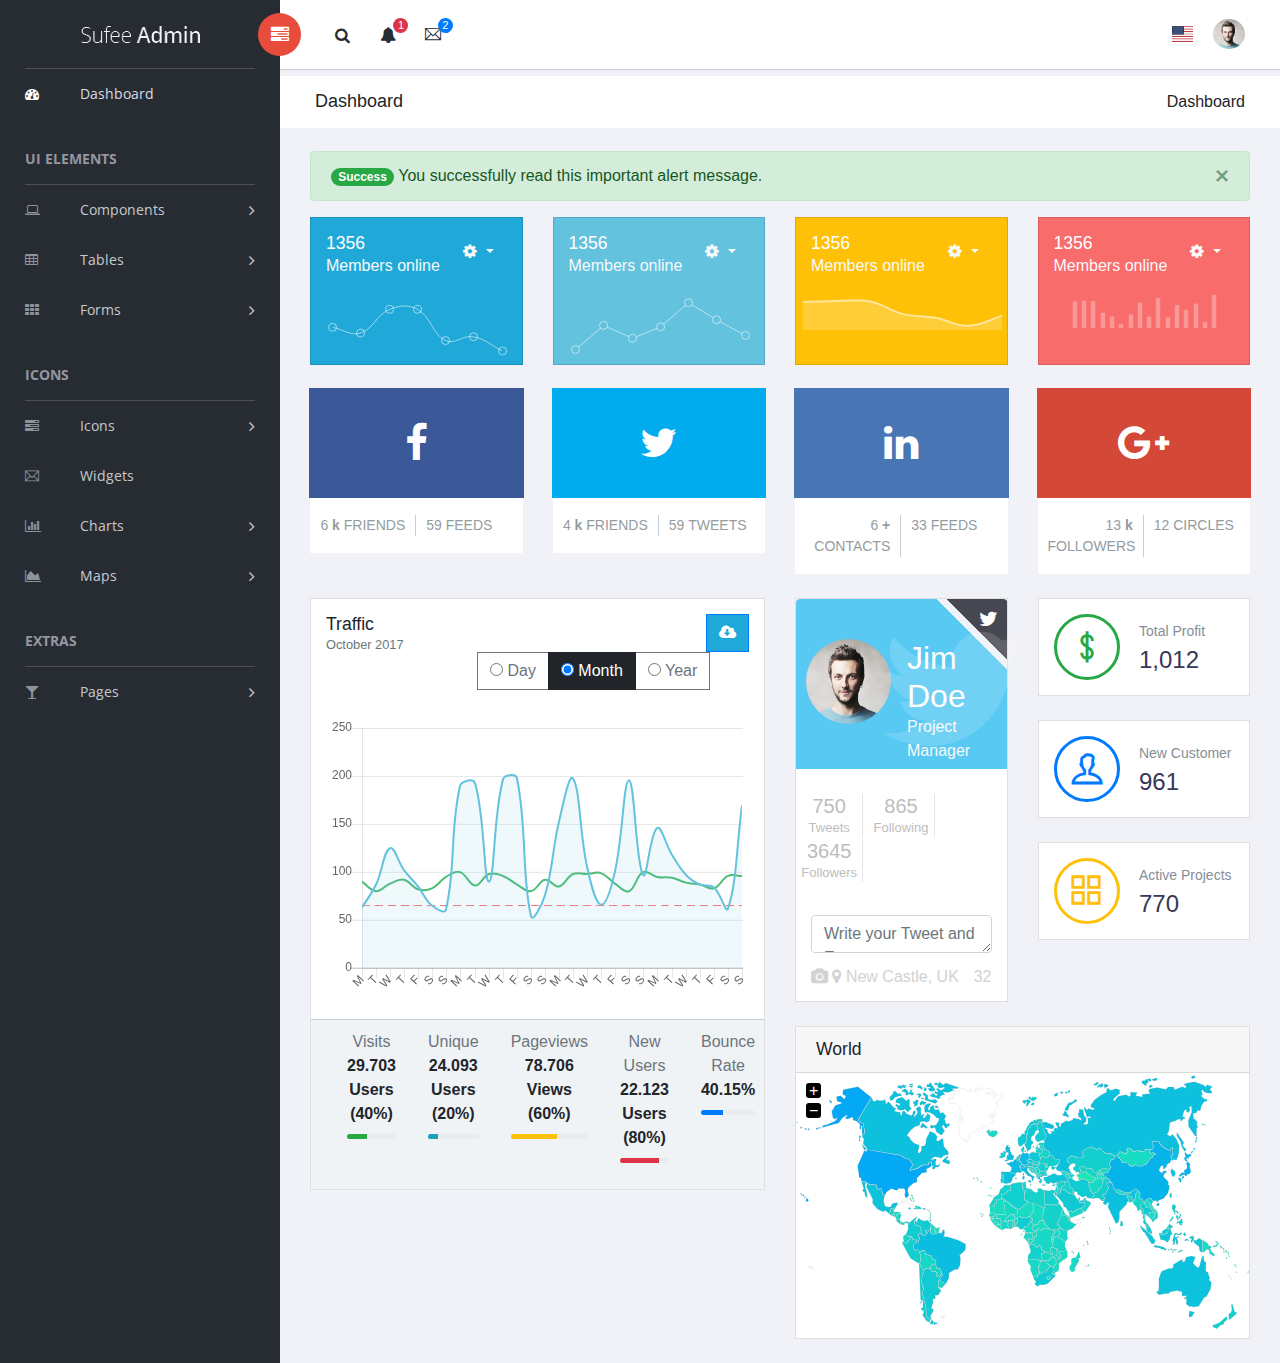
<file: Frontend-Laravel/ProyekPastiAPI/public/style/index.html>
<!doctype html>
<!--[if lt IE 7]>      <html class="no-js lt-ie9 lt-ie8 lt-ie7" lang=""> <![endif]-->
<!--[if IE 7]>         <html class="no-js lt-ie9 lt-ie8" lang=""> <![endif]-->
<!--[if IE 8]>         <html class="no-js lt-ie9" lang=""> <![endif]-->
<!--[if gt IE 8]><!-->
<html class="no-js" lang="en">
<!--<![endif]-->

<head>
    <meta charset="utf-8">
    <meta http-equiv="X-UA-Compatible" content="IE=edge">
    <title>Sufee Admin - HTML5 Admin Template</title>
    <meta name="description" content="Sufee Admin - HTML5 Admin Template">
    <meta name="viewport" content="width=device-width, initial-scale=1">

    <link rel="apple-touch-icon" href="apple-icon.png">
    <link rel="shortcut icon" href="favicon.ico">

    <link rel="stylesheet" href="vendors/bootstrap/dist/css/bootstrap.min.css">
    <link rel="stylesheet" href="vendors/font-awesome/css/font-awesome.min.css">
    <link rel="stylesheet" href="vendors/themify-icons/css/themify-icons.css">
    <link rel="stylesheet" href="vendors/flag-icon-css/css/flag-icon.min.css">
    <link rel="stylesheet" href="vendors/selectFX/css/cs-skin-elastic.css">
    <link rel="stylesheet" href="vendors/jqvmap/dist/jqvmap.min.css">


    <link rel="stylesheet" href="assets/css/style.css">

    <link href='https://fonts.googleapis.com/css?family=Open+Sans:400,600,700,800' rel='stylesheet' type='text/css'>

</head>

<body>


    <!-- Left Panel -->

    <aside id="left-panel" class="left-panel">
        <nav class="navbar navbar-expand-sm navbar-default">

            <div class="navbar-header">
                <button class="navbar-toggler" type="button" data-toggle="collapse" data-target="#main-menu" aria-controls="main-menu" aria-expanded="false" aria-label="Toggle navigation">
                    <i class="fa fa-bars"></i>
                </button>
                <a class="navbar-brand" href="./"><img src="images/logo.png" alt="Logo"></a>
                <a class="navbar-brand hidden" href="./"><img src="images/logo2.png" alt="Logo"></a>
            </div>

            <div id="main-menu" class="main-menu collapse navbar-collapse">
                <ul class="nav navbar-nav">
                    <li class="active">
                        <a href="index.html"> <i class="menu-icon fa fa-dashboard"></i>Dashboard </a>
                    </li>
                    <h3 class="menu-title">UI elements</h3><!-- /.menu-title -->
                    <li class="menu-item-has-children dropdown">
                        <a href="#" class="dropdown-toggle" data-toggle="dropdown" aria-haspopup="true" aria-expanded="false"> <i class="menu-icon fa fa-laptop"></i>Components</a>
                        <ul class="sub-menu children dropdown-menu">
                            <li><i class="fa fa-puzzle-piece"></i><a href="ui-buttons.html">Buttons</a></li>
                            <li><i class="fa fa-id-badge"></i><a href="ui-badges.html">Badges</a></li>
                            <li><i class="fa fa-bars"></i><a href="ui-tabs.html">Tabs</a></li>
                            <li><i class="fa fa-share-square-o"></i><a href="ui-social-buttons.html">Social Buttons</a></li>
                            <li><i class="fa fa-id-card-o"></i><a href="ui-cards.html">Cards</a></li>
                            <li><i class="fa fa-exclamation-triangle"></i><a href="ui-alerts.html">Alerts</a></li>
                            <li><i class="fa fa-spinner"></i><a href="ui-progressbar.html">Progress Bars</a></li>
                            <li><i class="fa fa-fire"></i><a href="ui-modals.html">Modals</a></li>
                            <li><i class="fa fa-book"></i><a href="ui-switches.html">Switches</a></li>
                            <li><i class="fa fa-th"></i><a href="ui-grids.html">Grids</a></li>
                            <li><i class="fa fa-file-word-o"></i><a href="ui-typgraphy.html">Typography</a></li>
                        </ul>
                    </li>
                    <li class="menu-item-has-children dropdown">
                        <a href="#" class="dropdown-toggle" data-toggle="dropdown" aria-haspopup="true" aria-expanded="false"> <i class="menu-icon fa fa-table"></i>Tables</a>
                        <ul class="sub-menu children dropdown-menu">
                            <li><i class="fa fa-table"></i><a href="tables-basic.html">Basic Table</a></li>
                            <li><i class="fa fa-table"></i><a href="tables-data.html">Data Table</a></li>
                        </ul>
                    </li>
                    <li class="menu-item-has-children dropdown">
                        <a href="#" class="dropdown-toggle" data-toggle="dropdown" aria-haspopup="true" aria-expanded="false"> <i class="menu-icon fa fa-th"></i>Forms</a>
                        <ul class="sub-menu children dropdown-menu">
                            <li><i class="menu-icon fa fa-th"></i><a href="forms-basic.html">Basic Form</a></li>
                            <li><i class="menu-icon fa fa-th"></i><a href="forms-advanced.html">Advanced Form</a></li>
                        </ul>
                    </li>

                    <h3 class="menu-title">Icons</h3><!-- /.menu-title -->

                    <li class="menu-item-has-children dropdown">
                        <a href="#" class="dropdown-toggle" data-toggle="dropdown" aria-haspopup="true" aria-expanded="false"> <i class="menu-icon fa fa-tasks"></i>Icons</a>
                        <ul class="sub-menu children dropdown-menu">
                            <li><i class="menu-icon fa fa-fort-awesome"></i><a href="font-fontawesome.html">Font Awesome</a></li>
                            <li><i class="menu-icon ti-themify-logo"></i><a href="font-themify.html">Themefy Icons</a></li>
                        </ul>
                    </li>
                    <li>
                        <a href="widgets.html"> <i class="menu-icon ti-email"></i>Widgets </a>
                    </li>
                    <li class="menu-item-has-children dropdown">
                        <a href="#" class="dropdown-toggle" data-toggle="dropdown" aria-haspopup="true" aria-expanded="false"> <i class="menu-icon fa fa-bar-chart"></i>Charts</a>
                        <ul class="sub-menu children dropdown-menu">
                            <li><i class="menu-icon fa fa-line-chart"></i><a href="charts-chartjs.html">Chart JS</a></li>
                            <li><i class="menu-icon fa fa-area-chart"></i><a href="charts-flot.html">Flot Chart</a></li>
                            <li><i class="menu-icon fa fa-pie-chart"></i><a href="charts-peity.html">Peity Chart</a></li>
                        </ul>
                    </li>

                    <li class="menu-item-has-children dropdown">
                        <a href="#" class="dropdown-toggle" data-toggle="dropdown" aria-haspopup="true" aria-expanded="false"> <i class="menu-icon fa fa-area-chart"></i>Maps</a>
                        <ul class="sub-menu children dropdown-menu">
                            <li><i class="menu-icon fa fa-map-o"></i><a href="maps-gmap.html">Google Maps</a></li>
                            <li><i class="menu-icon fa fa-street-view"></i><a href="maps-vector.html">Vector Maps</a></li>
                        </ul>
                    </li>
                    <h3 class="menu-title">Extras</h3><!-- /.menu-title -->
                    <li class="menu-item-has-children dropdown">
                        <a href="#" class="dropdown-toggle" data-toggle="dropdown" aria-haspopup="true" aria-expanded="false"> <i class="menu-icon fa fa-glass"></i>Pages</a>
                        <ul class="sub-menu children dropdown-menu">
                            <li><i class="menu-icon fa fa-sign-in"></i><a href="page-login.html">Login</a></li>
                            <li><i class="menu-icon fa fa-sign-in"></i><a href="page-register.html">Register</a></li>
                            <li><i class="menu-icon fa fa-paper-plane"></i><a href="pages-forget.html">Forget Pass</a></li>
                        </ul>
                    </li>
                </ul>
            </div><!-- /.navbar-collapse -->
        </nav>
    </aside><!-- /#left-panel -->

    <!-- Left Panel -->

    <!-- Right Panel -->

    <div id="right-panel" class="right-panel">

        <!-- Header-->
        <header id="header" class="header">

            <div class="header-menu">

                <div class="col-sm-7">
                    <a id="menuToggle" class="menutoggle pull-left"><i class="fa fa fa-tasks"></i></a>
                    <div class="header-left">
                        <button class="search-trigger"><i class="fa fa-search"></i></button>
                        <div class="form-inline">
                            <form class="search-form">
                                <input class="form-control mr-sm-2" type="text" placeholder="Search ..." aria-label="Search">
                                <button class="search-close" type="submit"><i class="fa fa-close"></i></button>
                            </form>
                        </div>

                        <div class="dropdown for-notification">
                            <button class="btn btn-secondary dropdown-toggle" type="button" id="notification" data-toggle="dropdown" aria-haspopup="true" aria-expanded="false">
                                <i class="fa fa-bell"></i>
                                <span class="count bg-danger">5</span>
                            </button>
                            <div class="dropdown-menu" aria-labelledby="notification">
                                <p class="red">You have 3 Notification</p>
                                <a class="dropdown-item media bg-flat-color-1" href="#">
                                <i class="fa fa-check"></i>
                                <p>Server #1 overloaded.</p>
                            </a>
                                <a class="dropdown-item media bg-flat-color-4" href="#">
                                <i class="fa fa-info"></i>
                                <p>Server #2 overloaded.</p>
                            </a>
                                <a class="dropdown-item media bg-flat-color-5" href="#">
                                <i class="fa fa-warning"></i>
                                <p>Server #3 overloaded.</p>
                            </a>
                            </div>
                        </div>

                        <div class="dropdown for-message">
                            <button class="btn btn-secondary dropdown-toggle" type="button"
                                id="message"
                                data-toggle="dropdown" aria-haspopup="true" aria-expanded="false">
                                <i class="ti-email"></i>
                                <span class="count bg-primary">9</span>
                            </button>
                            <div class="dropdown-menu" aria-labelledby="message">
                                <p class="red">You have 4 Mails</p>
                                <a class="dropdown-item media bg-flat-color-1" href="#">
                                <span class="photo media-left"><img alt="avatar" src="images/avatar/1.jpg"></span>
                                <span class="message media-body">
                                    <span class="name float-left">Jonathan Smith</span>
                                    <span class="time float-right">Just now</span>
                                        <p>Hello, this is an example msg</p>
                                </span>
                            </a>
                                <a class="dropdown-item media bg-flat-color-4" href="#">
                                <span class="photo media-left"><img alt="avatar" src="images/avatar/2.jpg"></span>
                                <span class="message media-body">
                                    <span class="name float-left">Jack Sanders</span>
                                    <span class="time float-right">5 minutes ago</span>
                                        <p>Lorem ipsum dolor sit amet, consectetur</p>
                                </span>
                            </a>
                                <a class="dropdown-item media bg-flat-color-5" href="#">
                                <span class="photo media-left"><img alt="avatar" src="images/avatar/3.jpg"></span>
                                <span class="message media-body">
                                    <span class="name float-left">Cheryl Wheeler</span>
                                    <span class="time float-right">10 minutes ago</span>
                                        <p>Hello, this is an example msg</p>
                                </span>
                            </a>
                                <a class="dropdown-item media bg-flat-color-3" href="#">
                                <span class="photo media-left"><img alt="avatar" src="images/avatar/4.jpg"></span>
                                <span class="message media-body">
                                    <span class="name float-left">Rachel Santos</span>
                                    <span class="time float-right">15 minutes ago</span>
                                        <p>Lorem ipsum dolor sit amet, consectetur</p>
                                </span>
                            </a>
                            </div>
                        </div>
                    </div>
                </div>

                <div class="col-sm-5">
                    <div class="user-area dropdown float-right">
                        <a href="#" class="dropdown-toggle" data-toggle="dropdown" aria-haspopup="true" aria-expanded="false">
                            <img class="user-avatar rounded-circle" src="images/admin.jpg" alt="User Avatar">
                        </a>

                        <div class="user-menu dropdown-menu">
                            <a class="nav-link" href="#"><i class="fa fa-user"></i> My Profile</a>

                            <a class="nav-link" href="#"><i class="fa fa-user"></i> Notifications <span class="count">13</span></a>

                            <a class="nav-link" href="#"><i class="fa fa-cog"></i> Settings</a>

                            <a class="nav-link" href="#"><i class="fa fa-power-off"></i> Logout</a>
                        </div>
                    </div>

                    <div class="language-select dropdown" id="language-select">
                        <a class="dropdown-toggle" href="#" data-toggle="dropdown"  id="language" aria-haspopup="true" aria-expanded="true">
                            <i class="flag-icon flag-icon-us"></i>
                        </a>
                        <div class="dropdown-menu" aria-labelledby="language">
                            <div class="dropdown-item">
                                <span class="flag-icon flag-icon-fr"></span>
                            </div>
                            <div class="dropdown-item">
                                <i class="flag-icon flag-icon-es"></i>
                            </div>
                            <div class="dropdown-item">
                                <i class="flag-icon flag-icon-us"></i>
                            </div>
                            <div class="dropdown-item">
                                <i class="flag-icon flag-icon-it"></i>
                            </div>
                        </div>
                    </div>

                </div>
            </div>

        </header><!-- /header -->
        <!-- Header-->

        <div class="breadcrumbs">
            <div class="col-sm-4">
                <div class="page-header float-left">
                    <div class="page-title">
                        <h1>Dashboard</h1>
                    </div>
                </div>
            </div>
            <div class="col-sm-8">
                <div class="page-header float-right">
                    <div class="page-title">
                        <ol class="breadcrumb text-right">
                            <li class="active">Dashboard</li>
                        </ol>
                    </div>
                </div>
            </div>
        </div>

        <div class="content mt-3">

            <div class="col-sm-12">
                <div class="alert  alert-success alert-dismissible fade show" role="alert">
                    <span class="badge badge-pill badge-success">Success</span> You successfully read this important alert message.
                    <button type="button" class="close" data-dismiss="alert" aria-label="Close">
                        <span aria-hidden="true">&times;</span>
                    </button>
                </div>
            </div>


            <div class="col-sm-6 col-lg-3">
                <div class="card text-white bg-flat-color-1">
                    <div class="card-body pb-0">
                        <div class="dropdown float-right">
                            <button class="btn bg-transparent dropdown-toggle theme-toggle text-light" type="button" id="dropdownMenuButton1" data-toggle="dropdown">
                                <i class="fa fa-cog"></i>
                            </button>
                            <div class="dropdown-menu" aria-labelledby="dropdownMenuButton1">
                                <div class="dropdown-menu-content">
                                    <a class="dropdown-item" href="#">Action</a>
                                    <a class="dropdown-item" href="#">Another action</a>
                                    <a class="dropdown-item" href="#">Something else here</a>
                                </div>
                            </div>
                        </div>
                        <h4 class="mb-0">
                            <span class="count">10468</span>
                        </h4>
                        <p class="text-light">Members online</p>

                        <div class="chart-wrapper px-0" style="height:70px;" height="70">
                            <canvas id="widgetChart1"></canvas>
                        </div>

                    </div>

                </div>
            </div>
            <!--/.col-->

            <div class="col-sm-6 col-lg-3">
                <div class="card text-white bg-flat-color-2">
                    <div class="card-body pb-0">
                        <div class="dropdown float-right">
                            <button class="btn bg-transparent dropdown-toggle theme-toggle text-light" type="button" id="dropdownMenuButton2" data-toggle="dropdown">
                                <i class="fa fa-cog"></i>
                            </button>
                            <div class="dropdown-menu" aria-labelledby="dropdownMenuButton2">
                                <div class="dropdown-menu-content">
                                    <a class="dropdown-item" href="#">Action</a>
                                    <a class="dropdown-item" href="#">Another action</a>
                                    <a class="dropdown-item" href="#">Something else here</a>
                                </div>
                            </div>
                        </div>
                        <h4 class="mb-0">
                            <span class="count">10468</span>
                        </h4>
                        <p class="text-light">Members online</p>

                        <div class="chart-wrapper px-0" style="height:70px;" height="70">
                            <canvas id="widgetChart2"></canvas>
                        </div>

                    </div>
                </div>
            </div>
            <!--/.col-->

            <div class="col-sm-6 col-lg-3">
                <div class="card text-white bg-flat-color-3">
                    <div class="card-body pb-0">
                        <div class="dropdown float-right">
                            <button class="btn bg-transparent dropdown-toggle theme-toggle text-light" type="button" id="dropdownMenuButton3" data-toggle="dropdown">
                                <i class="fa fa-cog"></i>
                            </button>
                            <div class="dropdown-menu" aria-labelledby="dropdownMenuButton3">
                                <div class="dropdown-menu-content">
                                    <a class="dropdown-item" href="#">Action</a>
                                    <a class="dropdown-item" href="#">Another action</a>
                                    <a class="dropdown-item" href="#">Something else here</a>
                                </div>
                            </div>
                        </div>
                        <h4 class="mb-0">
                            <span class="count">10468</span>
                        </h4>
                        <p class="text-light">Members online</p>

                    </div>

                    <div class="chart-wrapper px-0" style="height:70px;" height="70">
                        <canvas id="widgetChart3"></canvas>
                    </div>
                </div>
            </div>
            <!--/.col-->

            <div class="col-sm-6 col-lg-3">
                <div class="card text-white bg-flat-color-4">
                    <div class="card-body pb-0">
                        <div class="dropdown float-right">
                            <button class="btn bg-transparent dropdown-toggle theme-toggle text-light" type="button" id="dropdownMenuButton4" data-toggle="dropdown">
                                <i class="fa fa-cog"></i>
                            </button>
                            <div class="dropdown-menu" aria-labelledby="dropdownMenuButton4">
                                <div class="dropdown-menu-content">
                                    <a class="dropdown-item" href="#">Action</a>
                                    <a class="dropdown-item" href="#">Another action</a>
                                    <a class="dropdown-item" href="#">Something else here</a>
                                </div>
                            </div>
                        </div>
                        <h4 class="mb-0">
                            <span class="count">10468</span>
                        </h4>
                        <p class="text-light">Members online</p>

                        <div class="chart-wrapper px-3" style="height:70px;" height="70">
                            <canvas id="widgetChart4"></canvas>
                        </div>

                    </div>
                </div>
            </div>
            <!--/.col-->

            <div class="col-lg-3 col-md-6">
                <div class="social-box facebook">
                    <i class="fa fa-facebook"></i>
                    <ul>
                        <li>
                            <span class="count">40</span> k
                            <span>friends</span>
                        </li>
                        <li>
                            <span class="count">450</span>
                            <span>feeds</span>
                        </li>
                    </ul>
                </div>
                <!--/social-box-->
            </div>
            <!--/.col-->


            <div class="col-lg-3 col-md-6">
                <div class="social-box twitter">
                    <i class="fa fa-twitter"></i>
                    <ul>
                        <li>
                            <span class="count">30</span> k
                            <span>friends</span>
                        </li>
                        <li>
                            <span class="count">450</span>
                            <span>tweets</span>
                        </li>
                    </ul>
                </div>
                <!--/social-box-->
            </div>
            <!--/.col-->


            <div class="col-lg-3 col-md-6">
                <div class="social-box linkedin">
                    <i class="fa fa-linkedin"></i>
                    <ul>
                        <li>
                            <span class="count">40</span> +
                            <span>contacts</span>
                        </li>
                        <li>
                            <span class="count">250</span>
                            <span>feeds</span>
                        </li>
                    </ul>
                </div>
                <!--/social-box-->
            </div>
            <!--/.col-->


            <div class="col-lg-3 col-md-6">
                <div class="social-box google-plus">
                    <i class="fa fa-google-plus"></i>
                    <ul>
                        <li>
                            <span class="count">94</span> k
                            <span>followers</span>
                        </li>
                        <li>
                            <span class="count">92</span>
                            <span>circles</span>
                        </li>
                    </ul>
                </div>
                <!--/social-box-->
            </div>
            <!--/.col-->

            <div class="col-xl-6">
                <div class="card">
                    <div class="card-body">
                        <div class="row">
                            <div class="col-sm-4">
                                <h4 class="card-title mb-0">Traffic</h4>
                                <div class="small text-muted">October 2017</div>
                            </div>
                            <!--/.col-->
                            <div class="col-sm-8 hidden-sm-down">
                                <button type="button" class="btn btn-primary float-right bg-flat-color-1"><i class="fa fa-cloud-download"></i></button>
                                <div class="btn-toolbar float-right" role="toolbar" aria-label="Toolbar with button groups">
                                    <div class="btn-group mr-3" data-toggle="buttons" aria-label="First group">
                                        <label class="btn btn-outline-secondary">
                                            <input type="radio" name="options" id="option1"> Day
                                        </label>
                                        <label class="btn btn-outline-secondary active">
                                            <input type="radio" name="options" id="option2" checked=""> Month
                                        </label>
                                        <label class="btn btn-outline-secondary">
                                            <input type="radio" name="options" id="option3"> Year
                                        </label>
                                    </div>
                                </div>
                            </div>
                            <!--/.col-->


                        </div>
                        <!--/.row-->
                        <div class="chart-wrapper mt-4">
                            <canvas id="trafficChart" style="height:200px;" height="200"></canvas>
                        </div>

                    </div>
                    <div class="card-footer">
                        <ul>
                            <li>
                                <div class="text-muted">Visits</div>
                                <strong>29.703 Users (40%)</strong>
                                <div class="progress progress-xs mt-2" style="height: 5px;">
                                    <div class="progress-bar bg-success" role="progressbar" style="width: 40%;" aria-valuenow="40" aria-valuemin="0" aria-valuemax="100"></div>
                                </div>
                            </li>
                            <li class="hidden-sm-down">
                                <div class="text-muted">Unique</div>
                                <strong>24.093 Users (20%)</strong>
                                <div class="progress progress-xs mt-2" style="height: 5px;">
                                    <div class="progress-bar bg-info" role="progressbar" style="width: 20%;" aria-valuenow="20" aria-valuemin="0" aria-valuemax="100"></div>
                                </div>
                            </li>
                            <li>
                                <div class="text-muted">Pageviews</div>
                                <strong>78.706 Views (60%)</strong>
                                <div class="progress progress-xs mt-2" style="height: 5px;">
                                    <div class="progress-bar bg-warning" role="progressbar" style="width: 60%;" aria-valuenow="60" aria-valuemin="0" aria-valuemax="100"></div>
                                </div>
                            </li>
                            <li class="hidden-sm-down">
                                <div class="text-muted">New Users</div>
                                <strong>22.123 Users (80%)</strong>
                                <div class="progress progress-xs mt-2" style="height: 5px;">
                                    <div class="progress-bar bg-danger" role="progressbar" style="width: 80%;" aria-valuenow="80" aria-valuemin="0" aria-valuemax="100"></div>
                                </div>
                            </li>
                            <li class="hidden-sm-down">
                                <div class="text-muted">Bounce Rate</div>
                                <strong>40.15%</strong>
                                <div class="progress progress-xs mt-2" style="height: 5px;">
                                    <div class="progress-bar" role="progressbar" style="width: 40%;" aria-valuenow="40" aria-valuemin="0" aria-valuemax="100"></div>
                                </div>
                            </li>
                        </ul>
                    </div>
                </div>
            </div>

            <div class="col-xl-3 col-lg-6">
                <section class="card">
                    <div class="twt-feed blue-bg">
                        <div class="corner-ribon black-ribon">
                            <i class="fa fa-twitter"></i>
                        </div>
                        <div class="fa fa-twitter wtt-mark"></div>

                        <div class="media">
                            <a href="#">
                                <img class="align-self-center rounded-circle mr-3" style="width:85px; height:85px;" alt="" src="images/admin.jpg">
                            </a>
                            <div class="media-body">
                                <h2 class="text-white display-6">Jim Doe</h2>
                                <p class="text-light">Project Manager</p>
                            </div>
                        </div>
                    </div>
                    <div class="weather-category twt-category">
                        <ul>
                            <li class="active">
                                <h5>750</h5>
                                Tweets
                            </li>
                            <li>
                                <h5>865</h5>
                                Following
                            </li>
                            <li>
                                <h5>3645</h5>
                                Followers
                            </li>
                        </ul>
                    </div>
                    <div class="twt-write col-sm-12">
                        <textarea placeholder="Write your Tweet and Enter" rows="1" class="form-control t-text-area"></textarea>
                    </div>
                    <footer class="twt-footer">
                        <a href="#"><i class="fa fa-camera"></i></a>
                        <a href="#"><i class="fa fa-map-marker"></i></a>
                        New Castle, UK
                        <span class="pull-right">
                            32
                        </span>
                    </footer>
                </section>
            </div>


            <div class="col-xl-3 col-lg-6">
                <div class="card">
                    <div class="card-body">
                        <div class="stat-widget-one">
                            <div class="stat-icon dib"><i class="ti-money text-success border-success"></i></div>
                            <div class="stat-content dib">
                                <div class="stat-text">Total Profit</div>
                                <div class="stat-digit">1,012</div>
                            </div>
                        </div>
                    </div>
                </div>
            </div>


            <div class="col-xl-3 col-lg-6">
                <div class="card">
                    <div class="card-body">
                        <div class="stat-widget-one">
                            <div class="stat-icon dib"><i class="ti-user text-primary border-primary"></i></div>
                            <div class="stat-content dib">
                                <div class="stat-text">New Customer</div>
                                <div class="stat-digit">961</div>
                            </div>
                        </div>
                    </div>
                </div>
            </div>

            <div class="col-xl-3 col-lg-6">
                <div class="card">
                    <div class="card-body">
                        <div class="stat-widget-one">
                            <div class="stat-icon dib"><i class="ti-layout-grid2 text-warning border-warning"></i></div>
                            <div class="stat-content dib">
                                <div class="stat-text">Active Projects</div>
                                <div class="stat-digit">770</div>
                            </div>
                        </div>
                    </div>
                </div>
            </div>

            <div class="col-xl-6">
                <div class="card">
                    <div class="card-header">
                        <h4>World</h4>
                    </div>
                    <div class="Vector-map-js">
                        <div id="vmap" class="vmap" style="height: 265px;"></div>
                    </div>
                </div>
                <!-- /# card -->
            </div>


        </div> <!-- .content -->
    </div><!-- /#right-panel -->

    <!-- Right Panel -->

    <script src="vendors/jquery/dist/jquery.min.js"></script>
    <script src="vendors/popper.js/dist/umd/popper.min.js"></script>
    <script src="vendors/bootstrap/dist/js/bootstrap.min.js"></script>
    <script src="assets/js/main.js"></script>


    <script src="vendors/chart.js/dist/Chart.bundle.min.js"></script>
    <script src="assets/js/dashboard.js"></script>
    <script src="assets/js/widgets.js"></script>
    <script src="vendors/jqvmap/dist/jquery.vmap.min.js"></script>
    <script src="vendors/jqvmap/examples/js/jquery.vmap.sampledata.js"></script>
    <script src="vendors/jqvmap/dist/maps/jquery.vmap.world.js"></script>
    <script>
        (function($) {
            "use strict";

            jQuery('#vmap').vectorMap({
                map: 'world_en',
                backgroundColor: null,
                color: '#ffffff',
                hoverOpacity: 0.7,
                selectedColor: '#1de9b6',
                enableZoom: true,
                showTooltip: true,
                values: sample_data,
                scaleColors: ['#1de9b6', '#03a9f5'],
                normalizeFunction: 'polynomial'
            });
        })(jQuery);
    </script>

</body>

</html>
</file>
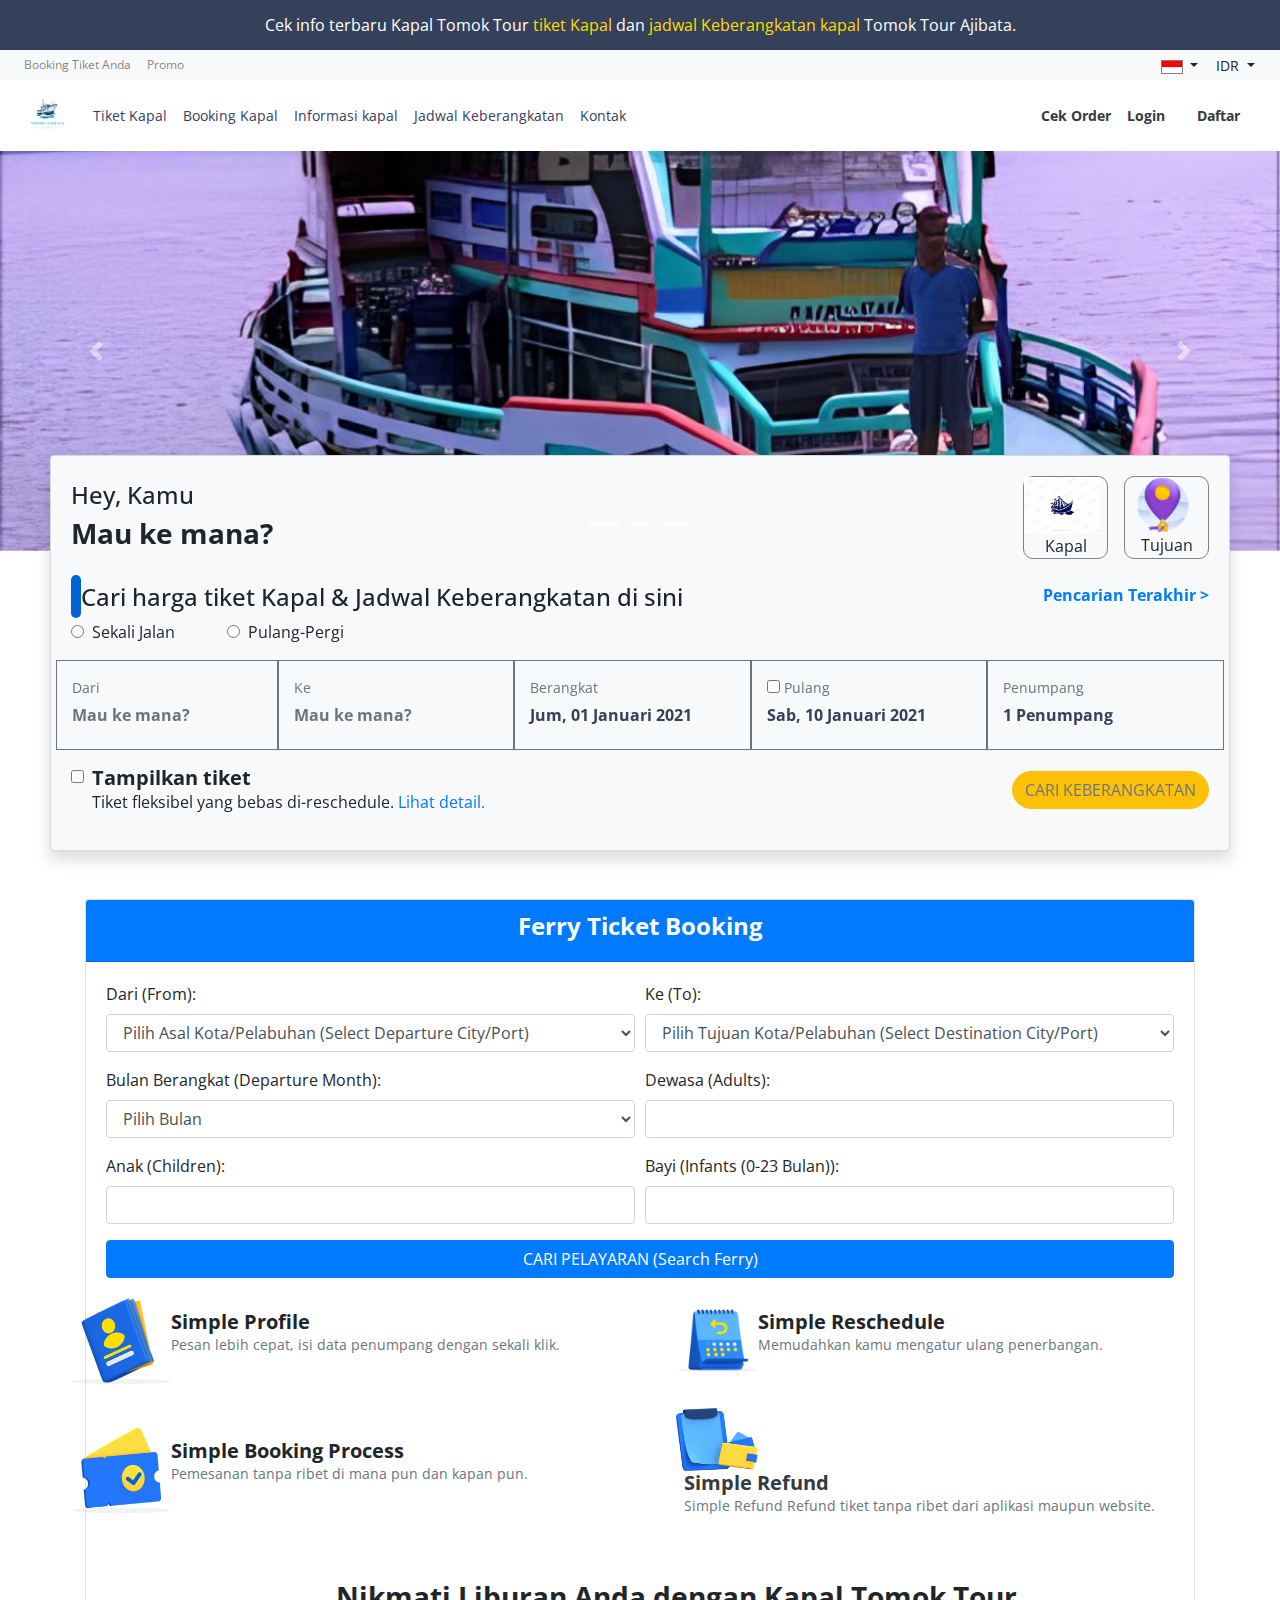
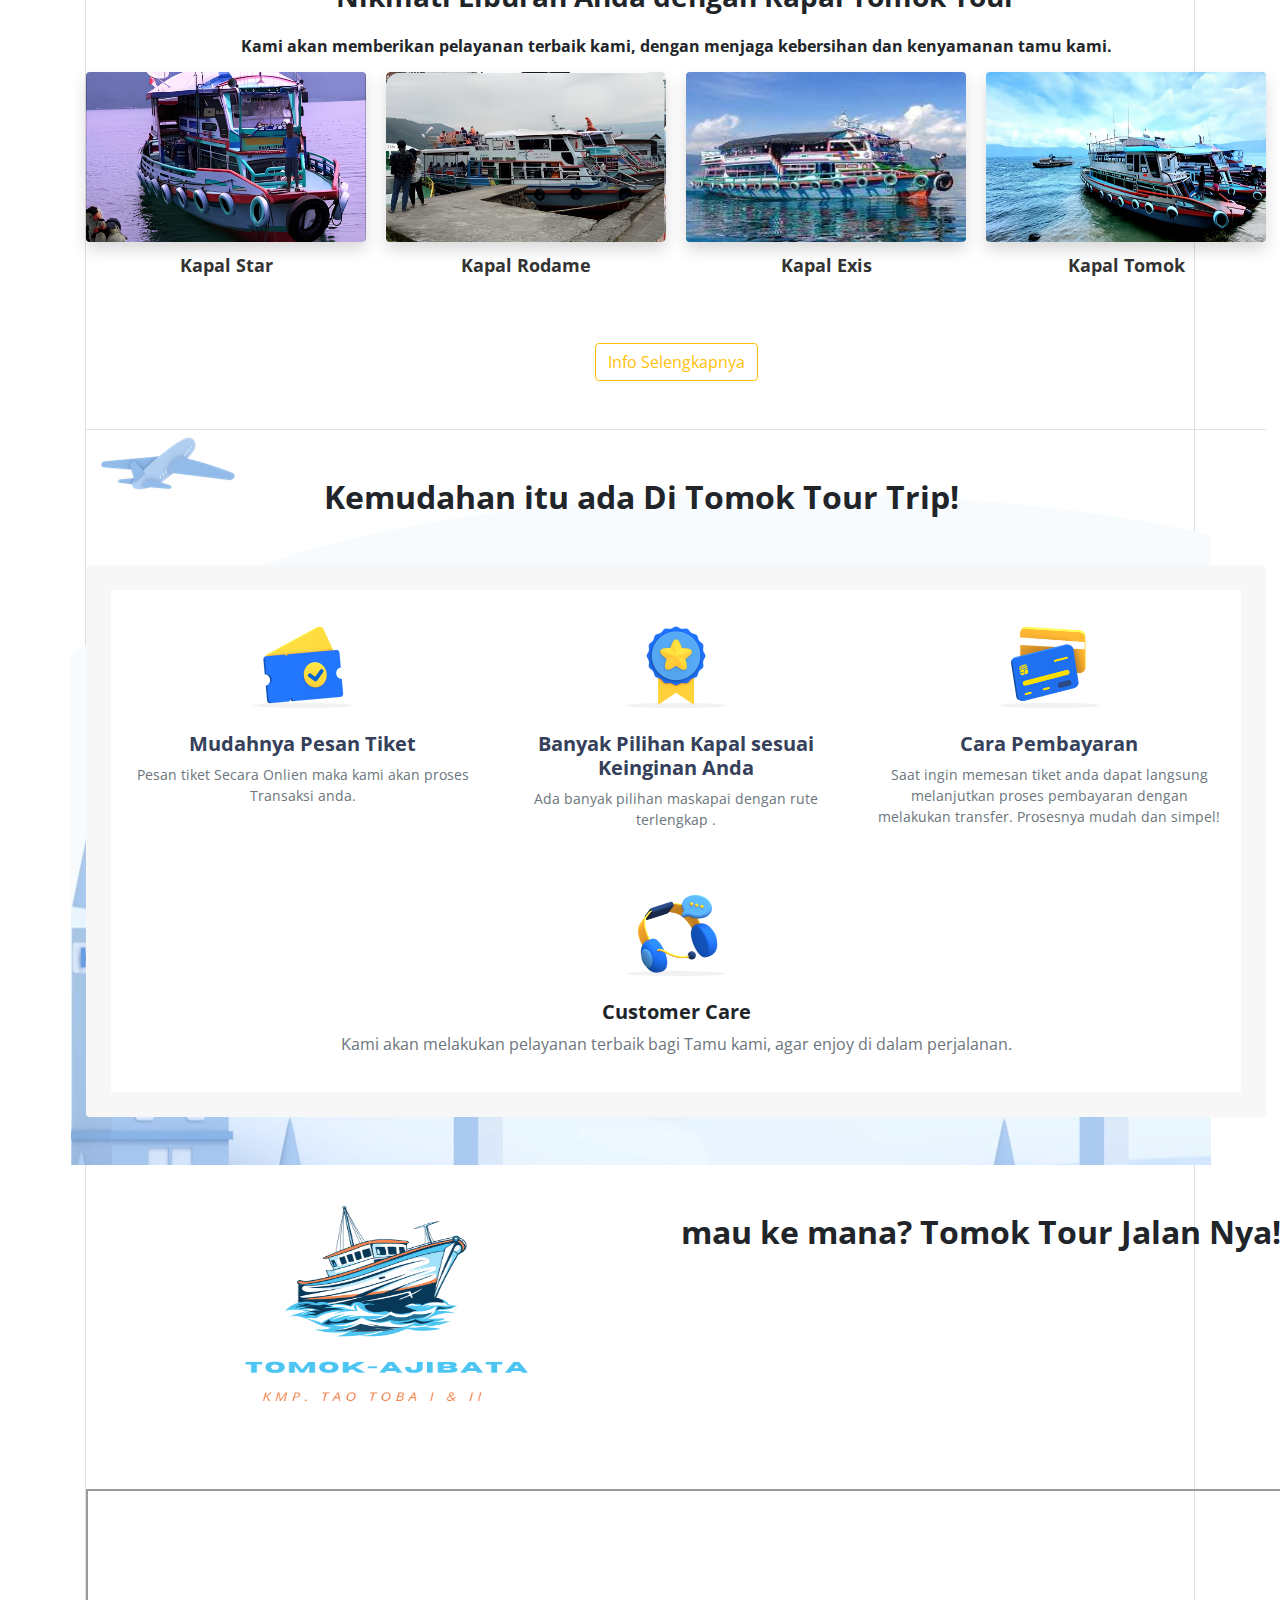
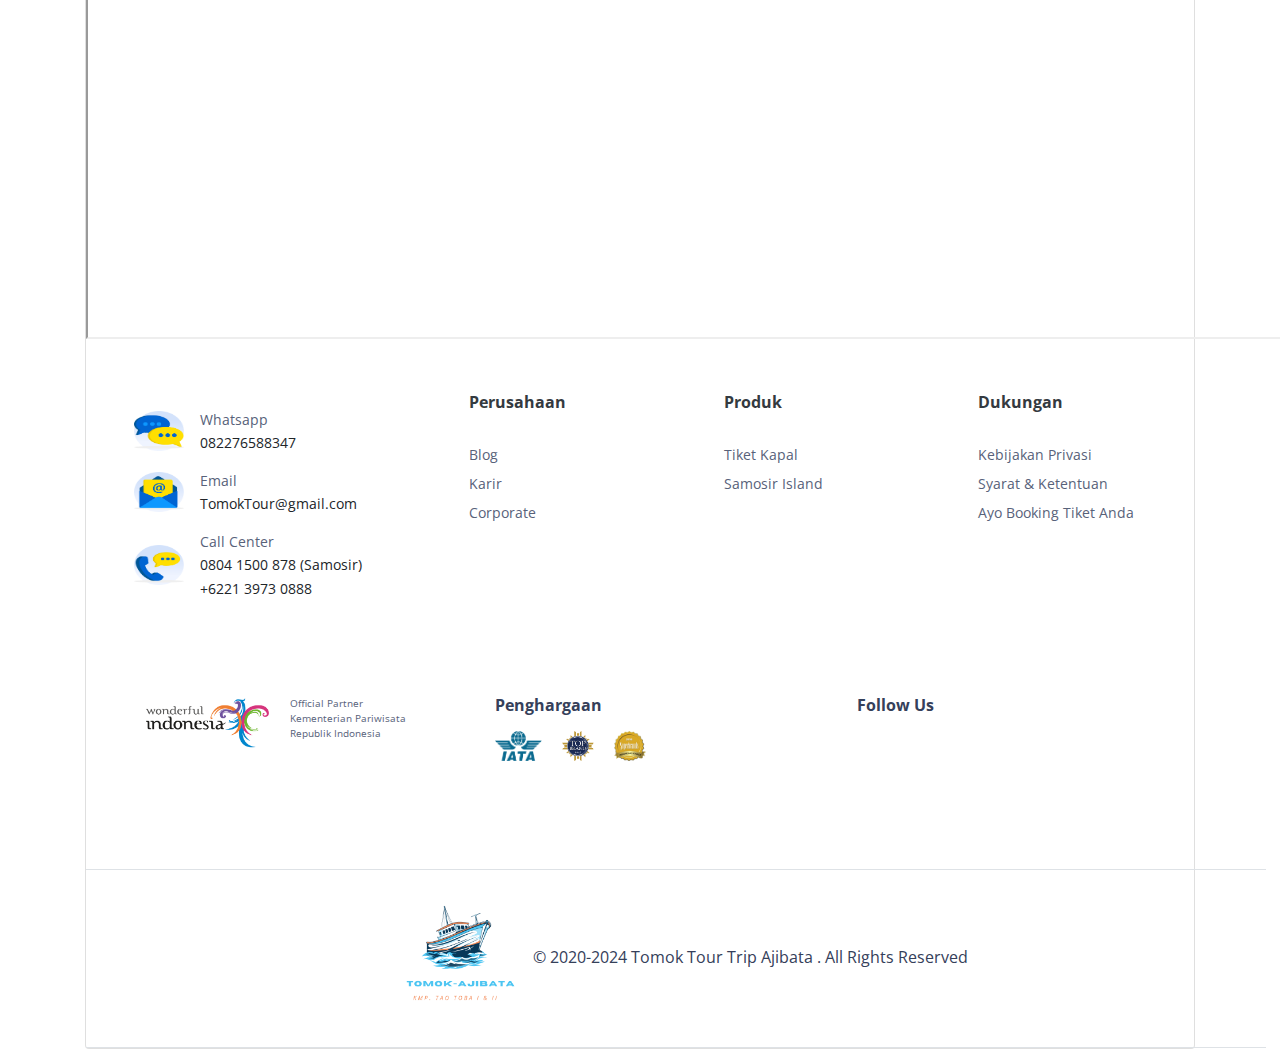
<file: Frontend-Laravel/ProyekPastiAPI/public/style2/index.html>
<!DOCTYPE html>
<html lang="en">

<head>
    <meta charset="UTF-8" />
    <meta name="viewport" content="width=device-width, initial-scale=1.0" />
    <title>Ajibata Tomok Tour</title> 
    <!-- bootstrap -->
    <link rel="stylesheet" href="https://cdn.jsdelivr.net/npm/bootstrap@4.5.3/dist/css/bootstrap.min.css"
        integrity="sha384-TX8t27EcRE3e/ihU7zmQxVncDAy5uIKz4rEkgIXeMed4M0jlfIDPvg6uqKI2xXr2" crossorigin="anonymous" />
    <!-- google font -->
    <link rel="preconnect" href="https://fonts.gstatic.com" />
    <link href="https://cdn.jsdelivr.net/npm/bootstrap@5.2.0-beta1/dist/css/bootstrap.min.css" rel="stylesheet" integrity="sha384-0evSXbVzTVFTJwvtQveSZDouY4ejLMOs+kJgjzfnPGQOIlzU74wON1DfpHrC6DZu" crossorigin="anonymous">

    <link href="https://fonts.googleapis.com/css2?family=Open+Sans:ital,wght@0,300;0,400;0,600;1,300;1,400&display=swap"
        rel="stylesheet" />

    <!-- css -->
    <link rel="stylesheet" href="css/style.css" />

    <!-- font awesome -->
    <link rel="stylesheet" href="https://cdnjs.cloudflare.com/ajax/libs/font-awesome/5.15.1/css/all.min.css"
        integrity="sha512-+4zCK9k+qNFUR5X+cKL9EIR+ZOhtIloNl9GIKS57V1MyNsYpYcUrUeQc9vNfzsWfV28IaLL3i96P9sdNyeRssA=="
        crossorigin="anonymous" />
</head>

<style>
    /* CSS untuk mengecilkan gambar */
    #navbar-bottom .navbar-brand img {
        max-height: 45px;
    }

    #carouselExampleIndicators img {
        max-height: 400px; /* Atur tinggi maksimum gambar */
        width: 100%; /* Mengisi lebar carousel */
        object-fit: cover; /* Memastikan gambar mengisi seluruh area carousel */
    }

    .ship-name {
        font-weight: bold; /* Membuat teks menjadi tebal (bold) */
        font-size: 18px; /* Menentukan ukuran teks */
        color: #333; /* Menentukan warna teks */
        margin-top: 10px; /* Menambahkan margin atas */
    }
</style>

<body>
    <!-- navbar covid -->
    <div class="d-flex justify-content-center align-items-center" id="covid-navbar">
        <p class="m-0">
            Cek info terbaru Kapal Tomok Tour
            <a href="https://www.tiket.com/info/tiket-clean">tiket Kapal </a>dan
            <a href="jadwal.html">  jadwal Keberangkatan kapal</a>
            Tomok Tour Ajibata.
        </p>
    </div>
    <!-- //navbar covid -->

    <!-- navbar top -->
    <nav class="navbar navbar-expand-lg navbar-light bg-light" id="navbar-top">
        <div class="collapse navbar-collapse">
            <ul class="navbar-nav mr-auto">
                <li class="nav-item">
                    <a class="nav-link" href="booktiket.html">Booking Tiket Anda</a>
                </li>
                <li class="nav-item">
                    <a class="nav-link" href="#">Promo</a>
                </li>
            </ul>
            <div class="btn-group">
                <button type="button" class="btn btn-transparent btn-sm dropdown-toggle" data-toggle="dropdown"
                    aria-haspopup="true" aria-expanded="false">
                    <img src="img/bendera.jpg" alt="" srcset="" />
                </button>
                <div class="dropdown-menu dropdown-menu-right">
                    <button class="dropdown-item font-weight-bold" type="button">
                        <img src="img/bendera.jpg" alt="" srcset="" class="mr-2" />Bahasa
                        Indonesia
                    </button>
                    <button class="dropdown-item" type="button">
                        <img src="img/bendera amerika.png" alt="" srcset="" class="mr-2" />English
                    </button>
                </div>
            </div>
            <div class="btn-group">
                <button type="button" class="btn btn-transparent btn-sm dropdown-toggle" data-toggle="dropdown"
                    aria-haspopup="true" aria-expanded="false">
                    IDR
                </button>
                <div class="dropdown-menu dropdown-menu-right">
                    <button class="dropdown-item font-weight-bold" type="button">
                        IDR - Rupiah Indonesia
                    </button>
                </div>
            </div>
        </div>
    </nav>
    <!-- //navbar top -->

    <!-- navbar bottom -->
    <nav class="navbar navbar-expand-lg navbar-light" id="navbar-bottom">
        <a class="navbar-brand pl-2" href="#">
            <img src="img/logoe.png" style="max-width: 140px;">
        </a>
        
        <div class="collapse navbar-collapse">
            <div class="navbar-nav mr-auto">
                <a class="nav-item nav-link" href="#">Tiket Kapal</a>
                <a class="nav-item nav-link" href="#">Booking Kapal</a>
                <a class="nav-item nav-link" href="#">Informasi kapal</a>
                <a class="nav-item nav-link" href="jadwal.html">Jadwal Keberangkatan</a>
                <a class="nav-item nav-link" href="#">Kontak</a>
            </div>
            <div class="navbar-nav d-flex align-items-baseline">
                <a class="nav-item nav-link font-weight-bold text-dark" href="checkout.html">Cek Order</a>
                <a class="nav-item nav-link font-weight-bold text-dark mr-3" href="login.html">Login</a>
                <a class="nav-item nav-link font-weight-bold text-dark mr-3" href="Daftar.html">Daftar</a>
            </div>
        </div>
    </nav>
    <!-- //navbar bottom -->

    <!-- container carausel -->
    <div class="container-fluid px-0">
        <div id="carouselExampleIndicators" class="carousel slide" data-ride="carousel">
            <ol class="carousel-indicators">
                <li data-target="#carouselExampleIndicators" data-slide-to="0" class="active"></li>
                <li data-target="#carouselExampleIndicators" data-slide-to="1"></li>
                <li data-target="#carouselExampleIndicators" data-slide-to="2"></li>
            </ol>
            <div class="carousel-inner">
                <div class="carousel-item active">
                    <img class="d-block w-100" src="img/tomok.jpeg" alt="First slide">
                </div>
                <div class="carousel-item">
                    <img class="d-block w-100" src="img/kapalbagus.jpeg" alt="Second slide">
                </div>
                <div class="carousel-item">
                    <img class="d-block w-100" src="img/kapal.jpeg" alt="Third slide">
                </div>
            </div>
            <a class="carousel-control-prev" href="#carouselExampleIndicators" role="button" data-slide="prev">
                <span class="carousel-control-prev-icon" aria-hidden="true"></span>
                <span class="sr-only">Previous</span>
            </a>
            <a class="carousel-control-next" href="#carouselExampleIndicators" role="button" data-slide="next">
                <span class="carousel-control-next-icon" aria-hidden="true"></span>
                <span class="sr-only">Next</span>
            </a>
        </div>
    </div>
    
    
    <!-- //container carausel -->

    <!-- card -->
    <div class="d-flex justify-content-center mb-5" id="card-container">
        <div class="card bg-light shadow" style="width: 1180px;">
            <div class="card-body" id="card-container-body">
                <!-- header -->
                <div class="product-list d-flex justify-content-between align-items-end">
                    <div class="product-list-text">
                        <h4>Hey, Kamu</h4>
                        <h3 class="font-weight-bold">Mau ke mana?</h3>
                    </div>
                    <div class="title-img d-flex" id="title-img">
                        <div class="title-img-items">
                            <img src="img/images.webp" alt="" width="76" />
                            <p class="text-center mb-0">Kapal</p>
                        </div>
                        <div class="title-img-items ml-3">
                            <img src="img/img3.webp" alt="" width="76" />
                            <p class="text-center mb-0">Tujuan</p>
                        </div>
                    </div>
                </div>
                <!-- //header -->
                <!-- middle -->
                <div class="product-form d-flex justify-content-between mt-4">
                    <div class="form">
                        <h4><i class="fas fa-ship" style="
                              border-radius: 100px;
                              background-color: rgb(0, 100, 210);
                              color: rgb(255, 255, 255);
                              padding: 5px;
                            "></i> Cari harga tiket Kapal  & Jadwal Keberangkatan di sini</h4>
                        <div class="d-flex align-items-start">
                            <div class="input-group d-flex align-items-baseline mr-3" style="width: 140px;">
                                <input type="radio" aria-label="Radio button for following text input">
                                <p class="ml-2">Sekali Jalan</p>
                            </div>
                            <div class="input-group d-flex align-items-baseline" style="width: 140px;">
                                <input type="radio" aria-label="Radio button for following text input">
                                <p class="ml-2">Pulang-Pergi</p>
                            </div>
                        </div>
                        
                    </div>

                    <div class="produck-form-right">
                        <a href="#" class="font-weight-bold">Pencarian Terakhir ></a>
                    </div>

                </div>
                <!-- //midle -->

                <!-- bottom -->
                <div class="row">
                    <div class="col border border-secondary pt-3 pb-3 pr-0">
                        <p class="text-muted mb-2" style="font-size: 14px;">Dari</p>
                        <h6 class="text-muted font-weight-bold">
                            <i class="fas fa-ship" style="color: rgb(0, 100, 210)"></i>
                            Mau ke mana?
                        </h6>
                    </div>
                    <div class="col border border-secondary pt-3 pb-3">
                        <p class="text-muted mb-2" style="font-size: 14px;">Ke</p>
                        <h6 class="text-muted font-weight-bold">
                            <i class="fas fa-anchor" style="color: rgb(0, 100, 210)"></i>
                            Mau ke mana?
                        </h6>
                    </div>
                    <div class="col border border-secondary pt-3 pb-3">
                        <p class="text-muted mb-2" style="font-size: 14px;">Berangkat</p>
                        <h6 style="color: rgb(53, 64, 90)" class="font-weight-bold"><i class="fa fa-calendar"
                                aria-hidden="true" style="color: rgb(0, 100, 210)"></i> Jum, 01 Januari 2021</h6>
                    </div>
                    <div class="col border border-secondary pt-3 pb-3">
                        <div class="input-group d-flex align-items-baseline">
                            <input type="checkbox" aria-label="Checkbox for following text input">
                            <p class="text-muted ml-1 mb-2" style="font-size: 14px;">Pulang</p>
                        </div>
                        <h6 style="color: rgb(53, 64, 90)" class="font-weight-bold"><i class="fa fa-calendar"
                                aria-hidden="true" style="color: rgb(0, 100, 210)"></i> Sab, 10 Januari 2021</h6>
                    </div>
                    <div class="col border border-secondary pt-3 pb-3">
                        <p class="text-muted mb-2" style="font-size: 14px;">Penumpang </p>
                        <h6 style="color: rgb(53, 64, 90)" class="font-weight-bold">1 Penumpang</h6>
                    </div>
                </div>
                <!-- //bottom -->

                <!-- footer card -->
                <div class="d-flex align-items-center">
                    <div class="input-group mt-3 d-flex align-items-start">
                        <input class="mt-1" type="checkbox" aria-label="Checkbox for following text input">
                        <div class="ml-2 text">
                            <h5 class="font-weight-bold mb-0">Tampilkan tiket </h5>
                            <p>
                                Tiket fleksibel yang bebas di-reschedule.
                                <a href="#">Lihat detail.</a>
                            </p>
                        </div>
                    </div>
                    <button type="button" class="btn btn-warning rounded-pill text-muted text-nowrap" onclick="window.location.href='booking.html'">CARI KEBERANGKATAN</button>

                </div>
                <!-- //footer card -->
            </div>
        </div>
    </div>
    <!-- //card -->
    <!DOCTYPE html>
<html lang="en">
<head>
  <meta charset="UTF-8">
  <meta name="viewport" content="width=device-width, initial-scale=1.0">
  <title>Ferry Ticket Booking</title>
  <link rel="stylesheet" href="https://stackpath.bootstrapcdn.com/bootstrap/4.5.2/css/bootstrap.min.css">
  <link rel="stylesheet" href="style.css">
</head>
<body>
  <div class="container">
    <div class="card mx-auto mt-5" style="width: 100%;">
      <div class="card-header text-center bg-primary text-white">
        <h1>Ferry Ticket Booking</h1>
      </div>
      <div class="card-body">
        <form>
          <div class="form-row">
            <div class="col-md-6">
              <div class="form-group">
                <label for="from">Dari (From):</label>
                <select id="from" name="from" class="form-control">
                  <option value="">Pilih Asal Kota/Pelabuhan (Select Departure City/Port)</option>
                  <option value="jakarta">Jakarta</option>
                  <option value="surabaya">Surabaya</option>
                  <option value="bandung">Bandung</option>
                </select>
              </div>
            </div>
            <div class="col-md-6">
              <div class="form-group">
                <label for="to">Ke (To):</label>
                <select id="to" name="to" class="form-control">
                  <option value="">Pilih Tujuan Kota/Pelabuhan (Select Destination City/Port)</option>
                  <option value="bali">Bali</option>
                  <option value="lombok">Lombok</option>
                  <option value="flores">Flores</option>
                </select>
              </div>
            </div>
          </div>
          <div class="form-row">
            <div class="col-md-6">
              <div class="form-group">
                <label for="month">Bulan Berangkat (Departure Month):</label>
                <select id="month" name="month" class="form-control">
                  <option value="">Pilih Bulan</option>
                  <option value="january">January</option>
                  <option value="february">February</option>
                  <option value="march">March</option>
                  <option value="april">April</option>
                  <option value="may">May</option>
                  <option value="june">June</option>
                  <option value="july">July</option>
                  <option value="august">August</option>
                  <option value="september">September</option>
                  <option value="october">October</option>
                  <option value="november">November</option>
                  <option value="december">December</option>
                </select>
              </div>
            </div>
            <div class="col-md-6">
              <div class="form-group">
                <label for="adult">Dewasa (Adults):</label>
                <input type="number" id="adult" name="adult" min="0" class="form-control">
              </div>
            </div>
          </div>
          <div class="form-row">
            <div class="col-md-6">
              <div class="form-group">
                <label for="child">Anak (Children):</label>
                <input type="number" id="child" name="child" min="0" class="form-control">
              </div>
            </div>
            <div class="col-md-6">
              <div class="form-group">
                <label for="infant">Bayi (Infants (0-23 Bulan)):</label>
                <input type="number" id="infant" name="infant" min="0" class="form-control">
              </div>
            </div>
          </div>
          <button type="submit" class="btn btn-primary btn-block">CARI PELAYARAN (Search Ferry)</button>
        </form>
    </div>

    <!-- feature box -->
    <div class="feature-box mx-auto border-bottom" style="width: 1180px;">
        <div class="row mb-4">
            <div class="col d-flex align-items-center p-0">
                <img src="img/book.webp" alt="" width="100" height="86">
                <div class="text">
                    <h5 class="font-weight-bold mb-0">Simple Profile</h5>
                    <p class="text-muted">Pesan lebih cepat, isi data penumpang dengan sekali klik.
                    </p>
                </div>
            </div>
            <div class="col d-flex align-items-center p-0">
                <img src="img/simple-reschedule.webp" alt="" width="82" height="63">
                <div class="text">
                    <h5 class="font-weight-bold mb-0">Simple Reschedule</h5>
                    <p class="text-muted">Memudahkan kamu mengatur ulang penerbangan.
                    </p>
                </div>
            </div>
        </div>

        <div class="row mb-4">
            <div class="col d-flex align-items-center p-0">
                <img src="img/easy-ticket.webp" alt="" width="100" height="86">
                <div class="text">
                    <h5 class="font-weight-bold mb-0">Simple Booking Process</h5>
                    <p class="text-muted">Pemesanan tanpa ribet di mana pun dan kapan pun.
                    </p>
                </div>
            </div>
            <div class="col d-flex align-items-center p-0">
                <a href="refund.html" class="text-decoration-none text-dark"> <!-- Tambahkan atribut href untuk menuju halaman refund -->
                    <img src="img/simple-refund.webp" alt="" width="82" height="63">
                    <div class="text ml-2">
                        <h5 class="font-weight-bold mb-0">Simple Refund</h5>
                        <p class="text-muted">Simple Refund
                            Refund tiket tanpa ribet dari aplikasi maupun website.
                        </p>
                    </div>
                </a>
            </div>
            
    <!-- //feature box -->

    <!-- feature container -->
    <div class="feature-container mx-auto mt-5 border-bottom">
        <h3 class="font-weight-bold text-center mb-4">Nikmati Liburan Anda dengan Kapal Tomok Tour</h3>
        <h6 class="font-weight-bold text-center">Kami akan memberikan pelayanan terbaik kami, dengan menjaga kebersihan dan kenyamanan tamu kami.</h6>
        <div class="d-flex justify-content-between mt-3">
            <div class="text-center">
                <img src="img/tomok.jpeg" alt="" width="280" height="170" class="rounded shadow">
                <p class="ship-name">Kapal Star</p>
            </div>
            <div class="text-center">
                <img src="img/kapalbagus.jpeg" alt="" width="280" height="170" class="rounded shadow">
                <p class="ship-name">Kapal Rodame</p>
            </div>
            <div class="text-center">
                <img src="img/dame.jpeg" alt="" width="280" height="170" class="rounded shadow">
                <p class="ship-name">Kapal Exis</p>
            </div>
            <div class="text-center">
                <img src="img/kapal.jpeg" alt="" width="280" height="170" class="rounded shadow">
                <p class="ship-name">Kapal Tomok</p>
            </div>
        </div>
        <div class="d-flex justify-content-center mt-5 mb-5">
            <button type="button" class="btn btn-outline-warning">Info Selengkapnya</button>
        </div>
    </div>
    
    <!-- //feature container -->

    <!-- simple tiket -->
    <div class="simple-tiket pt-5">
        <h2 class="text-center font-weight-bold">Kemudahan itu ada Di Tomok Tour Trip!</h2>
        <div class="container mb-5">
            <div class="card mx-auto mt-5" style="width: 1180px;">
                <div class="card-body">
                    <div class="row mt-3 mb-5">
                        <div class="col">
                            <img src="img/easy-ticket.webp" alt="" width="100" height="82" class=" d-flex mx-auto">
                            <h5 class=" text-center font-weight-bold mt-4 mb-2">Mudahnya Pesan Tiket </h5>
                            <p class="text-center text-muted">Pesan tiket Secara Onlien maka kami akan proses Transaksi anda.</p>
                        </div>
                        <div class="col">
                            <img src="img/various-products.webp" alt="" width="100" height="82" class="d-flex mx-auto">
                            <h5 class="text-center font-weight-bold mt-4 mb-2">Banyak Pilihan Kapal sesuai Keinginan Anda</h5>
                            <p class="text-center text-muted">Ada banyak pilihan maskapai dengan rute terlengkap 
                            .</p>
                        </div>
                        <div class="col">
                            <img src="img/payment-method.webp" alt="" width="100" height="82" class="d-flex mx-auto">
                            <h5 class="text-center font-weight-bold mt-4 mb-2"> Cara Pembayaran</h5>
                            <p class="text-center text-muted">Saat ingin memesan tiket anda dapat langsung melanjutkan proses pembayaran dengan melakukan transfer. Prosesnya mudah dan simpel!</p>
                        </div>
                    </div>
                        <div class="col">
                            <img src="img/customer-service.webp" alt="" width="100" height="82" class=" d-flex mx-auto">
                            <h5 class=" text-center font-weight-bold mt-4 mb-2">Customer Care
                            </h5>
                            <p class="text-center text-muted">Kami akan melakukan pelayanan terbaik bagi Tamu kami, agar enjoy di dalam perjalanan.</p>
                        </div>
                    </div>
                </div>
            </div>
        </div>
        <div class="img-footer mx-auto">
            <img src="img/logoe.png" alt="" width="380" height="300">
        </div>
        <h2 class="text-center font-weight-bold mt-5 pb-5">mau ke mana? Tomok Tour Jalan Nya!</h2>
    </div>
    <!-- //simple tiket -->
    <div class="map-container">
        <iframe src="https://www.google.com/maps/embed?pb=!1m18!1m12!1m3!1d3985.5349540745933!2d98.85539261030357!3d2.65517125597991!2m3!1f0!2f0!3f0!3m2!1i1024!2i768!4f13.1!3m3!1m2!1s0x3031e9f0f90df587%3A0x7295fc3b35dfa10f!2sJl.%20Pelabuhan%20Tomok%2C%20Simanindo%2C%20Kabupaten%20Samosir%2C%20Sumatera%20Utara!5e0!3m2!1sid!2sid!4v1712192503621!5m2!1sid!2sid" 
          width="1200" height="450" style="border:2;" allowfullscreen="" loading="lazy" referrerpolicy="no-referrer-when-downgrade">
        </iframe>    <!-- footer -->
    <div class="footer">
        <!-- footer top -->
        <div class="footer-top d-flex justify-content-center mx-auto p-5 row">
            <div class="footer-content">
                <div class="footer-content-items d-flex align-items-center mt-3">
                    <img src="img/message.webp" alt="message" width="50" height="40" />
                    <div class="footer-text">
                        <span class="span-gray d-block ml-3">Whatsapp</span>
                        <span class="ml-3">082276588347</span>
                    </div>
                </div>

                <div class="footer-content-items d-flex align-items-center mt-3">
                    <img src="img/email.webp" alt="" width="50" height="40" />
                    <div class="footer-text">
                        <span class="span-gray d-block ml-3">Email</span>
                        <span class="ml-3">TomokTour@gmail.com</span>
                    </div>
                </div>

                <div class="footer-content-items d-flex align-items-center mt-3">
                    <img src="img/call.png" alt="" width="50" height="40" />
                    <div class="footer-text">
                        <span class="span-gray d-block ml-3">Call Center</span>
                        <span class="ml-3">
                            0804 1500 878 (Samosir)
                        </span>
                        <br>
                        <span class="ml-3">+6221 3973 0888</span>
                    </div>
                </div>
            </div>

            <div class="footer-list col">
                <h6 class="font-weight-bold mb-4 text-dark">Perusahaan</h6>
                <ul class="navbar-nav">
                    <li class="nav-item"><a class="nav-link pb-0" href="#">Blog</a></li>
                    <li class="nav-item"><a class="nav-link pb-0" href="#">Karir</a></li>
                    <li class="nav-item"><a class="nav-link pb-0" href="#">Corporate</a></li>
                </ul>
            </div>

            <div class="footer-list col">
                <h6 class="font-weight-bold mb-4 text-dark">Produk</h6>
                <ul class="navbar-nav">
                    <li class="nav-item"><a class="nav-link pb-0" href="#">Tiket Kapal</a></li>
                    <li class="nav-item"><a class="nav-link pb-0" href="#">Samosir Island</a></li>
                </ul>
            </div>

            <div class="footer-list col">
                <h6 class="font-weight-bold mb-4 text-dark">Dukungan</h6>
                <ul class="navbar-nav">
                    <li class="nav-item"><a class="nav-link pb-0" href="#">Kebijakan Privasi</a></li>
                    <li class="nav-item"><a class="nav-link pb-0" href="#">Syarat & Ketentuan</a></li>
                    <li class="nav-item"><a class="nav-link pb-0" href="#">Ayo Booking Tiket Anda</a></li>
                </ul>
            </div>

        
        </div>
        <!--//footer top -->

        <!-- footer midle -->
        <div class="footer-middel d-flex justify-content-center align-items-start p-5 row mx-auto">
            <div class="wonderfull-indonesia d-flex col p-0">
                <img src="img/wonderfulIndonesia.webp" alt="wi" width="148">
                <span class="ml-2">
                    Official Partner <br>
                    Kementerian Pariwisata <br>
                    Republik Indonesia <br>
                </span>
            </div>

        
            <div class="footer-middle-items d-inline col p-0">
                <h3 class="font-weight-bold mb-3">Penghargaan</h3>
                <img height="30" class="mr-3" src="img/iata.webp" alt="Iata" class="iata">
                <img height="30" class="mr-3" src="img/topBrand.webp" alt="TopBrand" class="top-brand">
                <img height="30" src="img/superbrand.webp" alt="Superbrand" class="super-brand">
            </div>

            <div class="footer-middle-items d-inline col p-0">
                <h3 class="font-weight-bold mb-3">Follow Us</h3>
                <a href="#"><i class="fab fa-facebook-square mr-2 mb-2"></i></a>
                <a href="#"><i class="fab fa-twitter-square mr-2 mb-2"></i></a>
                <a href="#"><i class="fab fa-linkedin mr-2 mb-2"></i></a>
                <a href="#"><i class="fab fa-youtube mr-2 mb-2"></i></a>
                <br>
                <a href="#"><i class="fab fa-instagram mr-2 mb-2"></i></a>
                <a href="#"><i class="fab fa-tiktok mr-2 mb-2"></i></a>
            </div>

        </div>
        <!-- //footer midle -->

        <!-- footer bottom -->
        <div class="footer-buttom d-flex justify-content-center border-top pt-3">
            <p class="text-center"><img src="img/logoe.png" alt="" width="145"> © 2020-2024 Tomok Tour Trip Ajibata
                . All Rights Reserved</p>
        </div>
        <!-- //footer bottom -->

    </div>
    <!-- //footer -->

    <!-- help center -->
    
    <!-- //help center -->




    <!-- mobile view -->
    <div class="mobile container-mobile">
        <!-- navbar top -->
        <div class="navbar-mobile-top fixed-top d-flex justify-content-between align-items-center p-3">
            <img src="img/logoWhite.webp" alt="" width="100" height="30">
            <button type="button" class="btn"><i class="fas fa-ellipsis-v text-white"></i></button>
        </div>
        <!-- //navbar top -->

        <!-- navbar button -->
        <div class="navbar-mobile-buttom d-flex justify-content-between border-top fixed-bottom pl-3 pr-3 bg-white">
            <div class="navbar-mobile-buttom-items d-flex flex-column">
                <button type="button" class="btn btn-light p-0"><i class="fas fa-home"></i></button>
                <span class="text-center">Home</span>
            </div>
            <div class="navbar-mobile-buttom-items d-flex flex-column">
                <button type="button" class="btn btn-light p-0"><i class="fas fa-list"></i></button>
                <span class="text-center">My Order</span>
            </div>
            <div class="navbar-mobile-buttom-items d-flex flex-column">
                <button type="button" class="btn btn-light p-0"><i class="fas fa-star"></i></button>
                <span class="text-center">Rewards</span>
            </div>
            <div class="navbar-mobile-buttom-items d-flex flex-column">
                <button type="button" class="btn btn-light p-0"><i class="fas fa-user-circle"></i></button>
                <span class="text-center">Account</span>
            </div>
        </div>
        <!-- //navbar button -->

        <!-- jumbotron carausel -->
        <div class="jumbotron-mobile jumbotron-fluid" id="jumbotron-mobile">
            <div id="carouselExampleIndicators2" class="carousel slide" data-ride="carousel">
                <ol class="carousel-indicators">
                    <li data-target="#carouselExampleIndicators2" data-slide-to="0" class="active"></li>
                    <li data-target="#carouselExampleIndicators2" data-slide-to="1"></li>
                    <li data-target="#carouselExampleIndicators2" data-slide-to="2"></li>
                </ol>
                <div class="carousel-inner">
                    <div class="carousel-item active">
                        <img src="img/m1.webp" alt="..." class="d-block mx-auto" width="320" height="200">
                    </div>
                    <div class="carousel-item">
                        <img src="img/m2.webp" alt="..." class="d-block mx-auto" width="320" height="200">
                    </div>
                    <div class="carousel-item">
                        <img src="img/m3.webp" alt="..." class="d-block mx-auto" width="320" height="200">
                    </div>
                </div>
                <a class="carousel-control-prev" href="#carouselExampleIndicators2" role="button" data-slide="prev">
                    <span class="carousel-control-prev-icon" aria-hidden="true"></span>
                    <span class="sr-only">Previous</span>
                </a>
                <a class="carousel-control-next" href="#carouselExampleIndicators2" role="button" data-slide="next">
                    <span class="carousel-control-next-icon" aria-hidden="true"></span>
                    <span class="sr-only">Next</span>
                </a>
            </div>
        </div>
        <!-- jumbotron carausel -->

        <!-- card container -->
        <div class="container-mobile container">
            <h6 class="text-center pt-3 mb-3 font-weight-bold">Hey kamu, mau ke mana?</h6>
            <div class="row d-flex justify-content-center">
                <div class="col-3 shadow rounded m-1 p-2 d-flex flex-column align-items-center">
                    <img src="img/img1.webp" alt="plan" width="50">
                    <h6 class="font-weight-bold">Pesawat</h6>
                </div>

                <div class="col-3 shadow rounded m-1 p-2 d-flex flex-column align-items-center">
                    <img src="img/img2.webp" alt="plan" width="50">
                    <h6 class="font-weight-bold">Hotel</h6>
                </div>

                <div class="col-3 shadow rounded m-1 p-2 d-flex flex-column align-items-center">
                    <img src="img/img3.webp" alt="plan" width="50">
                    <h6 class="font-weight-bold">To Do</h6>
                </div>
            </div>

            <div class="row d-flex justify-content-center">
                <div class="col-3 shadow rounded m-1 p-2 d-flex flex-column align-items-center">
                    <img src="img/img1.webp" alt="plan" width="50">
                    <h6 class="font-weight-bold">Pesawat</h6>
                </div>

                <div class="col-3 shadow rounded m-1 p-2 d-flex flex-column align-items-center">
                    <img src="img/img2.webp" alt="plan" width="50">
                    <h6 class="font-weight-bold">Hotel</h6>
                </div>

                <div class="col-3 shadow rounded m-1 p-2 d-flex flex-column align-items-center">
                    <img src="img/img3.webp" alt="plan" width="50">
                    <h6 class="font-weight-bold">To Do</h6>
                </div>
            </div>
        </div>
        <!-- //card container -->

        <!-- search card -->
        <div
            class="text-box-mobile d-flex justify-content-around align-items-center rounded shadow-sm m-3 pl-1 pr-1 pt-2 pb-2">
            <p class="m-0">Log in untuk dapatkan diskon khusus dan benefit eksklusif!</p>
            <button class="btn">LOG IN</button>
        </div>
        <!-- //search card -->

        <!-- covid mobile -->
        <div class="covid-mobile ml-3 mr-3 mb-3">
            <p class="h5 font-weight-bold mb-0">COVID-19 Test</p>
            <p class="m-0"><small class="text-muted">Sebelum melakukan perjalanan, lakukan Rapid & Swab Test COVID-19
                    dengan partner kesehatan</small></p>
            <div class="covid-mobile-carausel d-flex">
                <div class="covid-mobile-items mr-3">
                    <img src="img/covid1.webp" alt="" width="152" height="184" class="rounded">
                    <p class="h6 font-weight-bold mb-0">Covid Test dengan Kimia Farma</p>
                    <p class="m-0"><small class="text-muted">Beli vouchernrya disini!</small></p>
                </div>

                <div class="covid-mobile-items mr-3">
                    <img src="img/covid2.webp" alt="" width="152" height="184" class="rounded">
                    <p class="h6 font-weight-bold mb-0">Covid Test dengan Kimia Homecare24</p>
                    <p class="m-0"><small class="text-muted">Beli vouchernrya disini!</small></p>
                </div>
            </div>
        </div>
        <!-- //covid mobile -->

        <!-- harga mobile -->
        <div class="harga-mobile ml-3 mr-3">
            <p class="h5 font-weight-bold mb-0">Belum Kesamber Harga Gledek?</p>
            <p class="m-0"><small class="text-muted">Tenang! Masih ada promo buatmu. Diskon s.d 60% dan ada diskon
                    tambahan s.d IDR 1.000.000.</small></p>
            <div class="harga-mobile-carausel d-flex">
                <div class="harga-mobile-items mr-3">
                    <img src="img/harga1.webp" alt="" width="152" height="184" class="rounded">
                    <p class="h6 font-weight-bold mb-0">Holiday Resort Lombok</p>
                    <p class="m-0"><small class="text-muted">Mulai dari IDR 470.000 </small></p>
                </div>

                <div class="harga-mobile-items mr-3">
                    <img src="img/harga2.webp" alt="" width="152" height="184" class="rounded">
                    <p class="h6 font-weight-bold mb-0">Melia Bali</p>
                    <p class="m-0"><small class="text-muted">Mulai dari IDR 1.150.000</small></p>
                </div>
            </div>
        </div>
        <!-- //harga mobile -->

        <!-- jumbotron carausel 2 -->
        <div class="jumbotron-mobile jumbotron-fluid bg-light">
            <div id="carouselExampleIndicators3" class="carousel slide" data-ride="carousel" >
                <ol class="carousel-indicators">
                    <li data-target="#carouselExampleIndicators3" data-slide-to="0" class="active"></li>
                    <li data-target="#carouselExampleIndicators3" data-slide-to="1"></li>
                    <li data-target="#carouselExampleIndicators3" data-slide-to="2"></li>
                </ol>
                <div class="carousel-inner">
                    <div class="carousel-item p-5 active">
                        <img src="img/customer-service.webp" alt="..." class="d-block mx-auto" width="100" height="80">
                        <p class="h6 font-weight-bold text-center">24/7 Customer Care</p>
                        <p class="text-muted text-center"> <small>Melalui pelayanan 24/7 Customer Care, kami akan selalu ada buat kamu. Dapatkan bantuan untuk
                            pemesanan hotel dan tiketmu dengan pelayanan 24/7 Customer Care dari tiket.com.</small></p>
                    </div>
                    <div class="carousel-item p-5">
                        <img src="img/easy-ticket.webp" alt="..." class="d-block mx-auto" width="100" height="80">

                        <p class="h6 font-weight-bold text-center">Mudahnya Pesan Tiket dan Hotel</p>
                        <p class="text-muted text-center"><small>Pesan tiket sekaligus hotel dengan mudah dan cepat. Tidak perlu risau, hanya dengan satu
                            sentuhan jari, tiket dan hotel yang kamu butuhkan bisa didapatkan dengan mudah.</small></p>

                    </div>
                    <div class="carousel-item p-5">
                        <img src="img/elite-rewards.webp" alt="..." class="d-block mx-auto" width="100" height="80">

                        <p class="h6 font-weight-bold text-center">Benefit tiket Elite Rewards</p>
                        <p class="text-muted text-center"><small>Dapatkan benefit tiket Elite Rewards berupa tiket Points yang bisa kamu tukarkan dengan
                            diskon. Juga berbagai benefit eksklusif sesuai produk yang kamu beli!</small></p>
                    </div>
                </div>
                <a class="carousel-control-prev" href="#carouselExampleIndicators3" role="button" data-slide="prev">
                    <span class="carousel-control-prev-icon" aria-hidden="true"></span>
                    <span class="sr-only">Previous</span>
                </a>
                <a class="carousel-control-next" href="#carouselExampleIndicators3" role="button" data-slide="next">
                    <span class="carousel-control-next-icon" aria-hidden="true"></span>
                    <span class="sr-only">Next</span>
                </a>
            </div>
        </div>
        <!-- jumbotron carausel 2 -->

        <footer class="p-3 mb-4" style="background-color: #35405a;">
            <img src="img/logoWhite.webp" alt="" width="95" class="mb-2">
            <div class="border border-bottom border-secondary"></div>
            <p class="text-light pt-5 pb-0"><small>Download TomokTourTrip</small></p>
            <div class="d-flex">
                <img src="img/google-play-logo.webp" alt="" width="141" height="40" class="mr-3">
                <img src="img/app-store-logo.webp" alt="" width="141" height="40">
            </div>
            <div class="border border-bottom border-secondary mt-5"></div>
            <p class="text-light mb-0"><small>Follow Us</small></p>
            <div class="d-flex">
                <a href="#"><i class="fab fa-facebook-square mr-2 mb-2 text-white h4"></i></a>
                <a href="#"><i class="fab fa-twitter-square mr-2 mb-2 text-white h4"></i></a>
                <a href="#"><i class="fab fa-linkedin mr-2 mb-2 text-white h4"></i></a>
                <a href="#"><i class="fab fa-youtube mr-2 mb-2 text-white h4"></i></a>
            </div>
        </footer>

    </div>
    <!-- //mobile view -->
    <button onclick="scrollToTop()" id="scrollToTopBtn" title="Go to top"></button>

    <script>
      // Function to scroll to the top of the page smoothly
      function scrollToTop() {
        window.scrollTo({
          top: 0,
          behavior: 'smooth'
        });
      }
    
      // Function to show/hide scroll-to-top button based on scroll position
      window.onscroll = function() {
        scrollFunction()
      };
    
      function scrollFunction() {
        if (document.body.scrollTop > 20 || document.documentElement.scrollTop > 20) {
          document.getElementById("scrollToTopBtn").style.display = "block";
        } else {
          document.getElementById("scrollToTopBtn").style.display = "none";
        }
      }
    </script>

    <script src="https://code.jquery.com/jquery-3.5.1.slim.min.js"
        integrity="sha384-DfXdz2htPH0lsSSs5nCTpuj/zy4C+OGpamoFVy38MVBnE+IbbVYUew+OrCXaRkfj"
        crossorigin="anonymous"></script>
    <script src="https://cdn.jsdelivr.net/npm/bootstrap@4.5.3/dist/js/bootstrap.bundle.min.js"
        integrity="sha384-ho+j7jyWK8fNQe+A12Hb8AhRq26LrZ/JpcUGGOn+Y7RsweNrtN/tE3MoK7ZeZDyx"
        crossorigin="anonymous"></script>
</body>

</html>
</file>
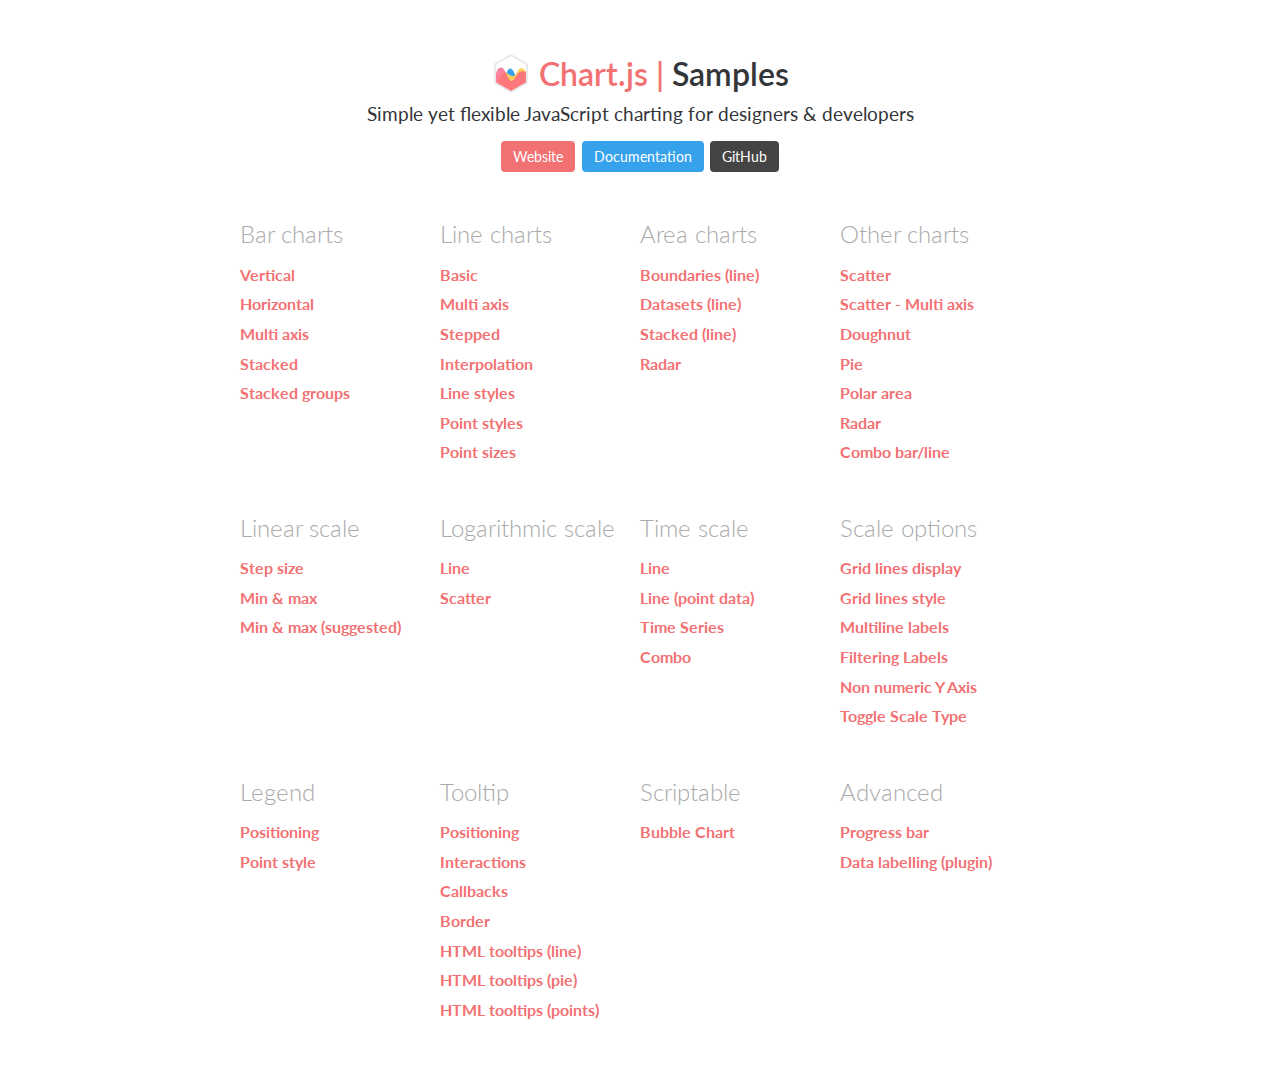
<file: Frontend-Laravel/ProyekPastiAPI/public/style/vendors/chart.js/samples/index.html>
<!DOCTYPE html>
<html lang="en-US">
<head>
	<meta charset="utf-8">
	<meta http-equiv="X-UA-Compatible" content="IE=Edge">
	<meta name="viewport" content="width=device-width, initial-scale=1">
	<link rel="stylesheet" type="text/css" href="style.css">
	<link rel="icon" href="favicon.ico">
	<script src="samples.js"></script>
	<script src="utils.js"></script>
	<title>Chart.js samples</title>
</head>
<body>
	<div class="content">
		<div class="header">
			<div class="chartjs-title">Samples</div>
			<div class="chartjs-caption">Simple yet flexible JavaScript charting for designers &amp; developers</div>
			<div class="chartjs-links">
				<a class="btn btn-chartjs" href="http://www.chartjs.org">Website</a>
				<a class="btn btn-docs" href="http://www.chartjs.org/docs">Documentation</a>
				<a class="btn btn-gh" href="https://github.com/chartjs/Chart.js">GitHub</a>
			</div>
		</div>

		<div id="categories" class="samples-categories"></div>
	</div>

	<script>
		function createCategory(item) {
			var el = document.createElement('div');
			el.className = 'samples-category';
			el.innerHTML =
				'<div class="title">' + item.title + '</div>' +
				'<div class="items"></div>';
			return el;
		}

		function createEntry(item) {
			var el = document.createElement('div');
			el.className = 'samples-entry';
			el.innerHTML = '<a class="title" href="' + item.path + '">' + item.title + '</a>';
			return el;
		}

		var categories = document.getElementById('categories');
		Samples.items.forEach(function(item) {
			var category = createCategory(item);
			var children = category.getElementsByClassName('items')[0];

			(item.items || []).forEach(function(item2) {
				children.appendChild(createEntry(item2));
			});

			categories.appendChild(category);
		});
	</script>
</body>
</html>
</file>
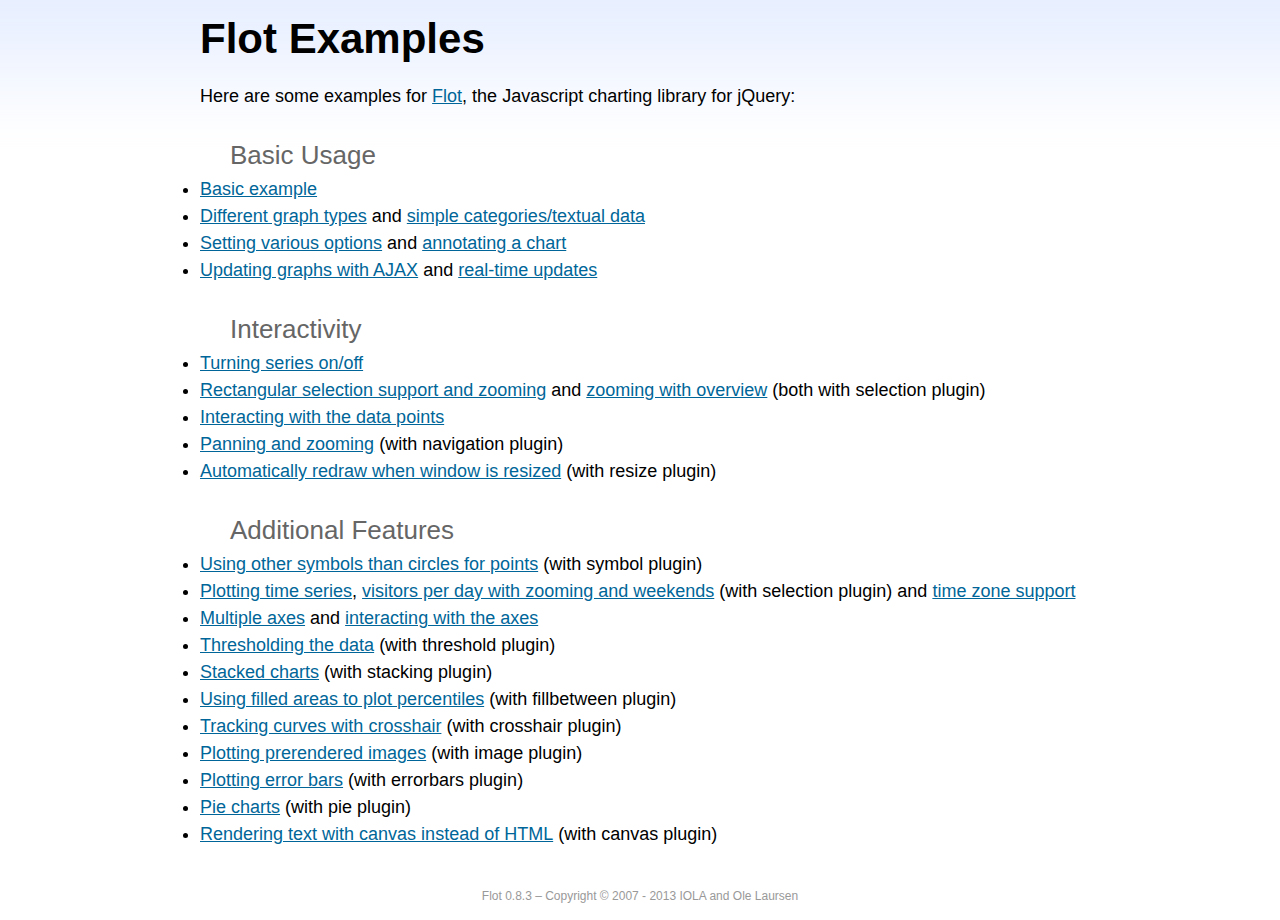
<file: Frontend-Laravel/ProyekPastiAPI/public/style/vendors/flot/examples/index.html>
<!DOCTYPE html PUBLIC "-//W3C//DTD HTML 4.01//EN" "http://www.w3.org/TR/html4/strict.dtd">
<html>
<head>
	<meta http-equiv="Content-Type" content="text/html; charset=utf-8">
	<title>Flot Examples</title>
	<link href="examples.css" rel="stylesheet" type="text/css">
	<style>

	h3 {
		margin-top: 30px;
		margin-bottom: 5px;
	}

	</style>
	<script language="javascript" type="text/javascript" src="../jquery.js"></script>
	<script language="javascript" type="text/javascript" src="../jquery.flot.js"></script>
	<script type="text/javascript">

	$(function() {

		// Add the Flot version string to the footer

		$("#footer").prepend("Flot " + $.plot.version + " &ndash; ");
	});

	</script>
</head>
<body>

	<div id="header">
		<h2>Flot Examples</h2>
	</div>

	<div id="content">

		<p>Here are some examples for <a href="http://www.flotcharts.org">Flot</a>, the Javascript charting library for jQuery:</p>

		<h3>Basic Usage</h3>

		<ul>
			<li><a href="basic-usage/index.html">Basic example</a></li>
			<li><a href="series-types/index.html">Different graph types</a> and <a href="categories/index.html">simple categories/textual data</a></li>
			<li><a href="basic-options/index.html">Setting various options</a> and <a href="annotating/index.html">annotating a chart</a></li>
			<li><a href="ajax/index.html">Updating graphs with AJAX</a> and <a href="realtime/index.html">real-time updates</a></li>
		</ul>

		<h3>Interactivity</h3>

		<ul>
			<li><a href="series-toggle/index.html">Turning series on/off</a></li>
			<li><a href="selection/index.html">Rectangular selection support and zooming</a> and <a href="zooming/index.html">zooming with overview</a> (both with selection plugin)</li>
			<li><a href="interacting/index.html">Interacting with the data points</a></li>
			<li><a href="navigate/index.html">Panning and zooming</a> (with navigation plugin)</li>
			<li><a href="resize/index.html">Automatically redraw when window is resized</a> (with resize plugin)</li>
		</ul>

		<h3>Additional Features</h3>

		<ul>
			<li><a href="symbols/index.html">Using other symbols than circles for points</a> (with symbol plugin)</li>
			<li><a href="axes-time/index.html">Plotting time series</a>, <a href="visitors/index.html">visitors per day with zooming and weekends</a> (with selection plugin) and <a href="axes-time-zones/index.html">time zone support</a></li>
			<li><a href="axes-multiple/index.html">Multiple axes</a> and <a href="axes-interacting/index.html">interacting with the axes</a></li>
			<li><a href="threshold/index.html">Thresholding the data</a> (with threshold plugin)</li>
			<li><a href="stacking/index.html">Stacked charts</a> (with stacking plugin)</li>
			<li><a href="percentiles/index.html">Using filled areas to plot percentiles</a> (with fillbetween plugin)</li>
			<li><a href="tracking/index.html">Tracking curves with crosshair</a> (with crosshair plugin)</li>
			<li><a href="image/index.html">Plotting prerendered images</a> (with image plugin)</li>
			<li><a href="series-errorbars/index.html">Plotting error bars</a> (with errorbars plugin)</li>
			<li><a href="series-pie/index.html">Pie charts</a> (with pie plugin)</li>
			<li><a href="canvas/index.html">Rendering text with canvas instead of HTML</a> (with canvas plugin)</li>
		</ul>

	</div>

	<div id="footer">
		Copyright &copy; 2007 - 2013 IOLA and Ole Laursen
	</div>

</body>
</html>
</file>
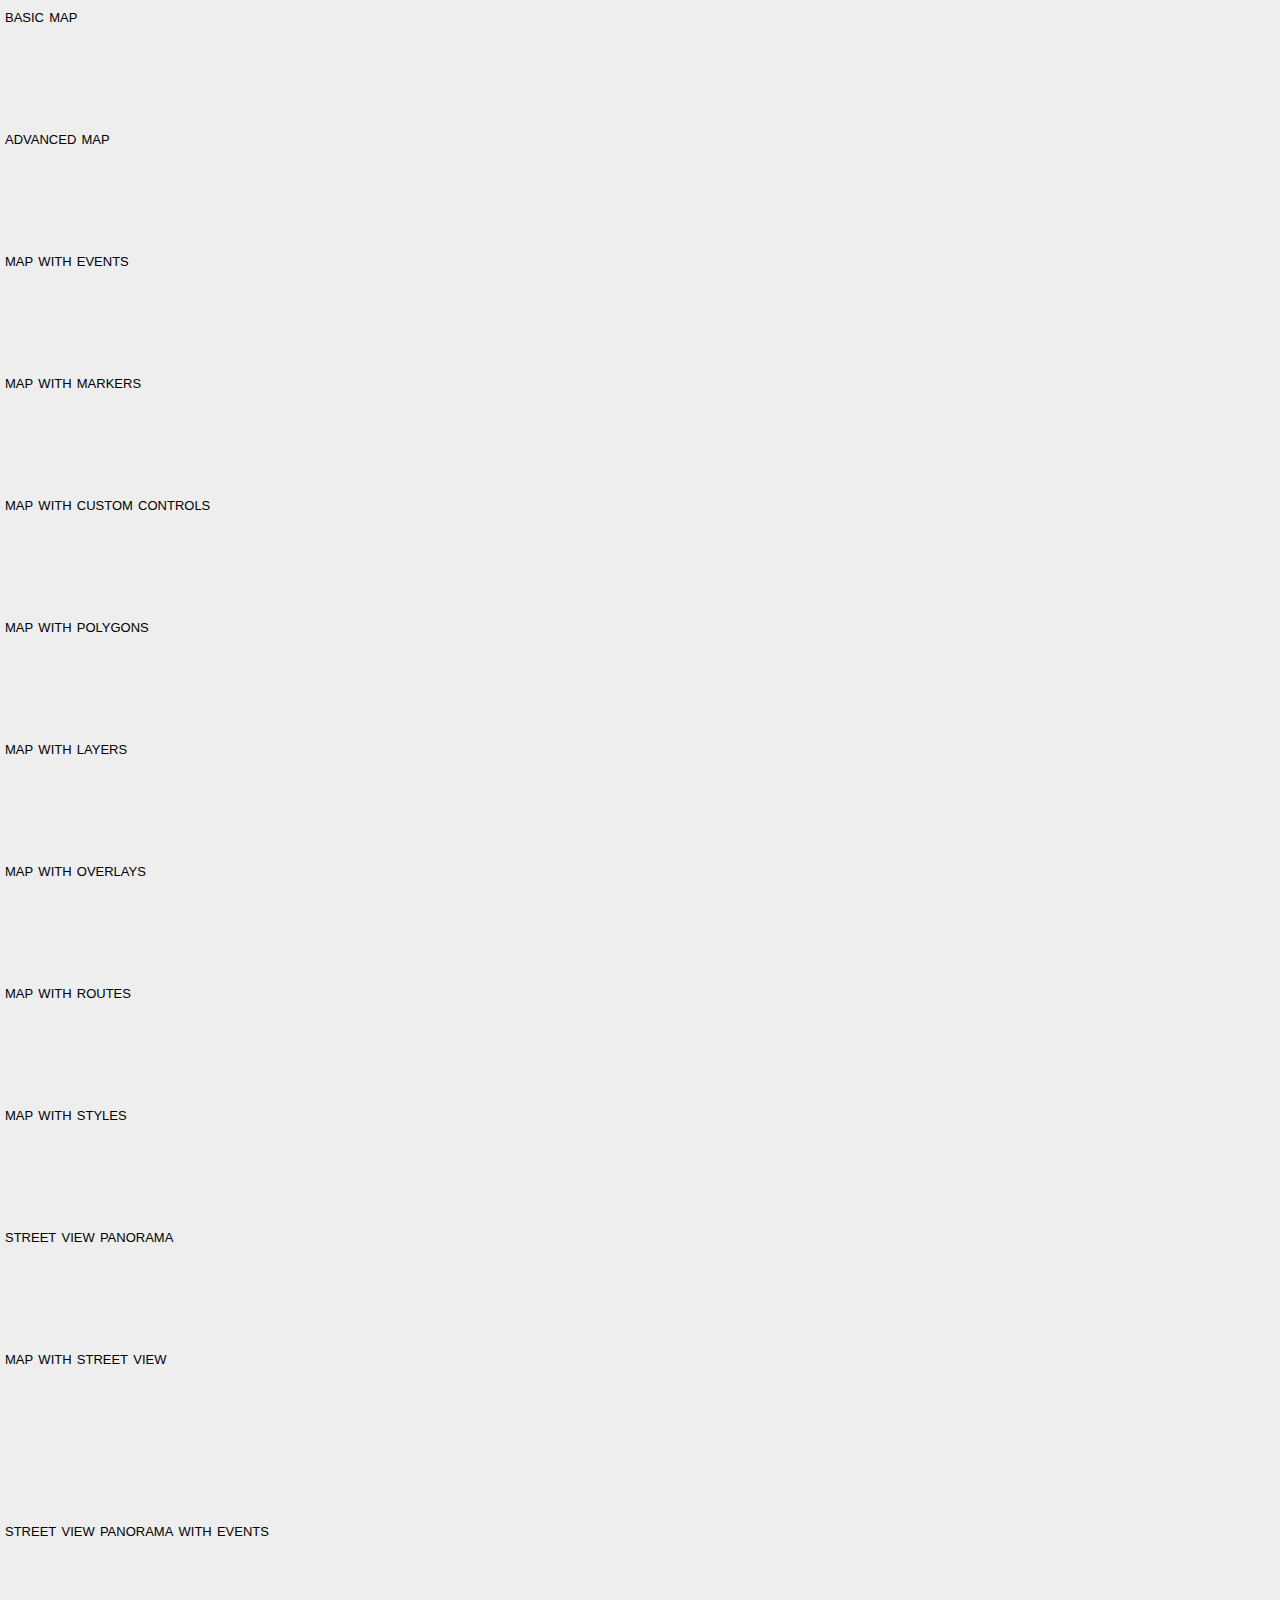
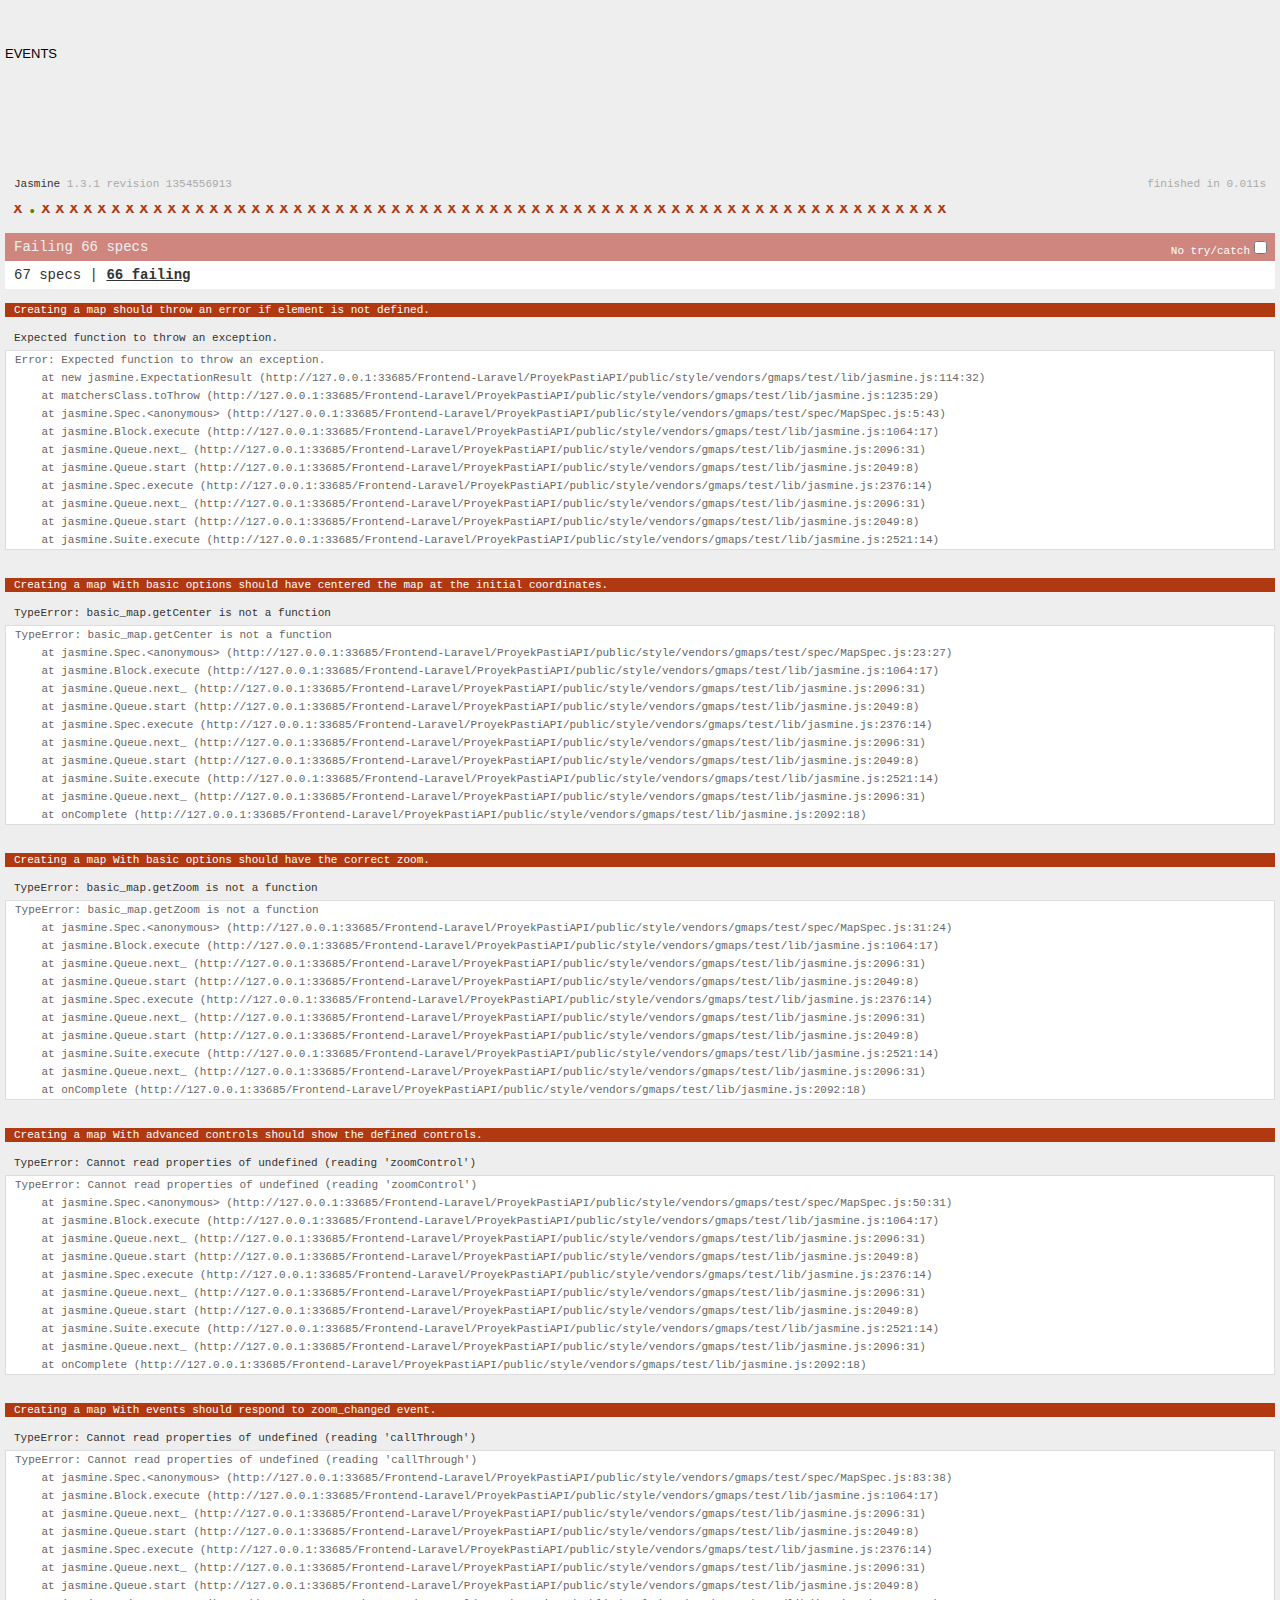
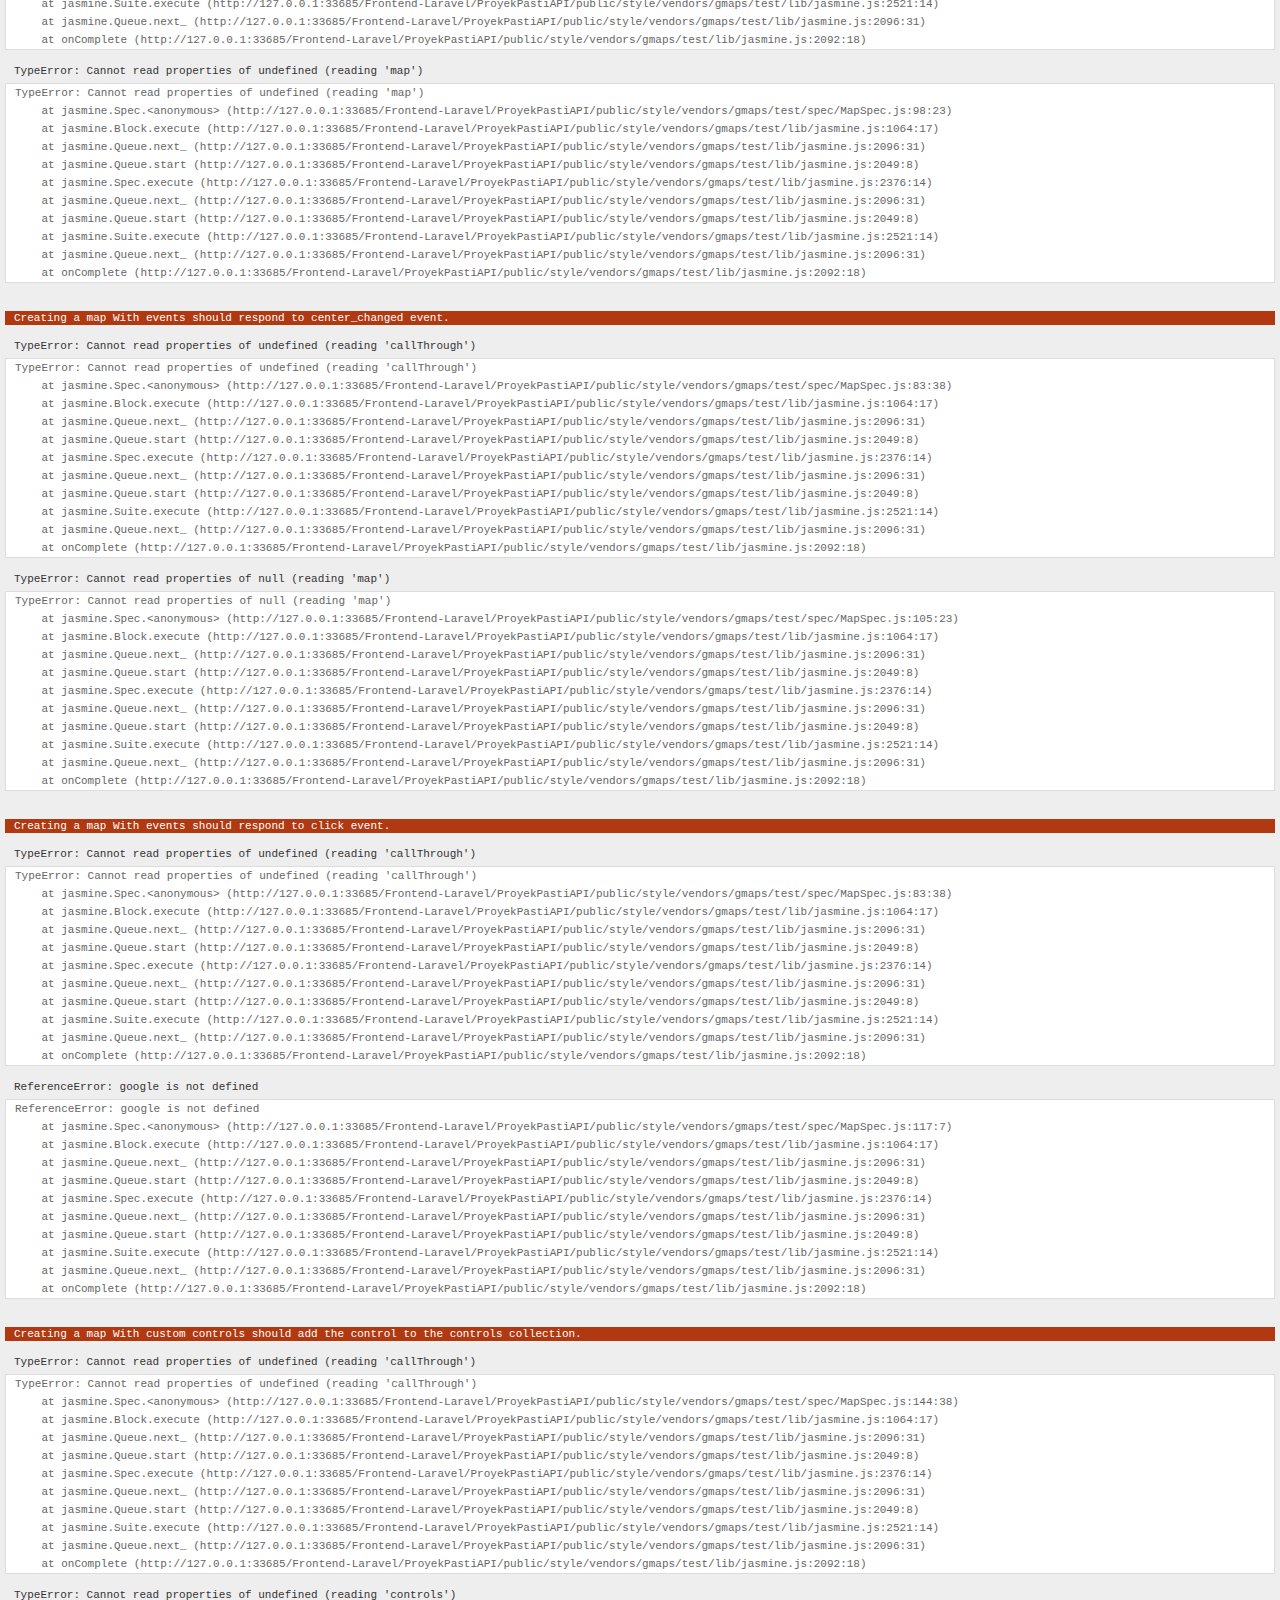
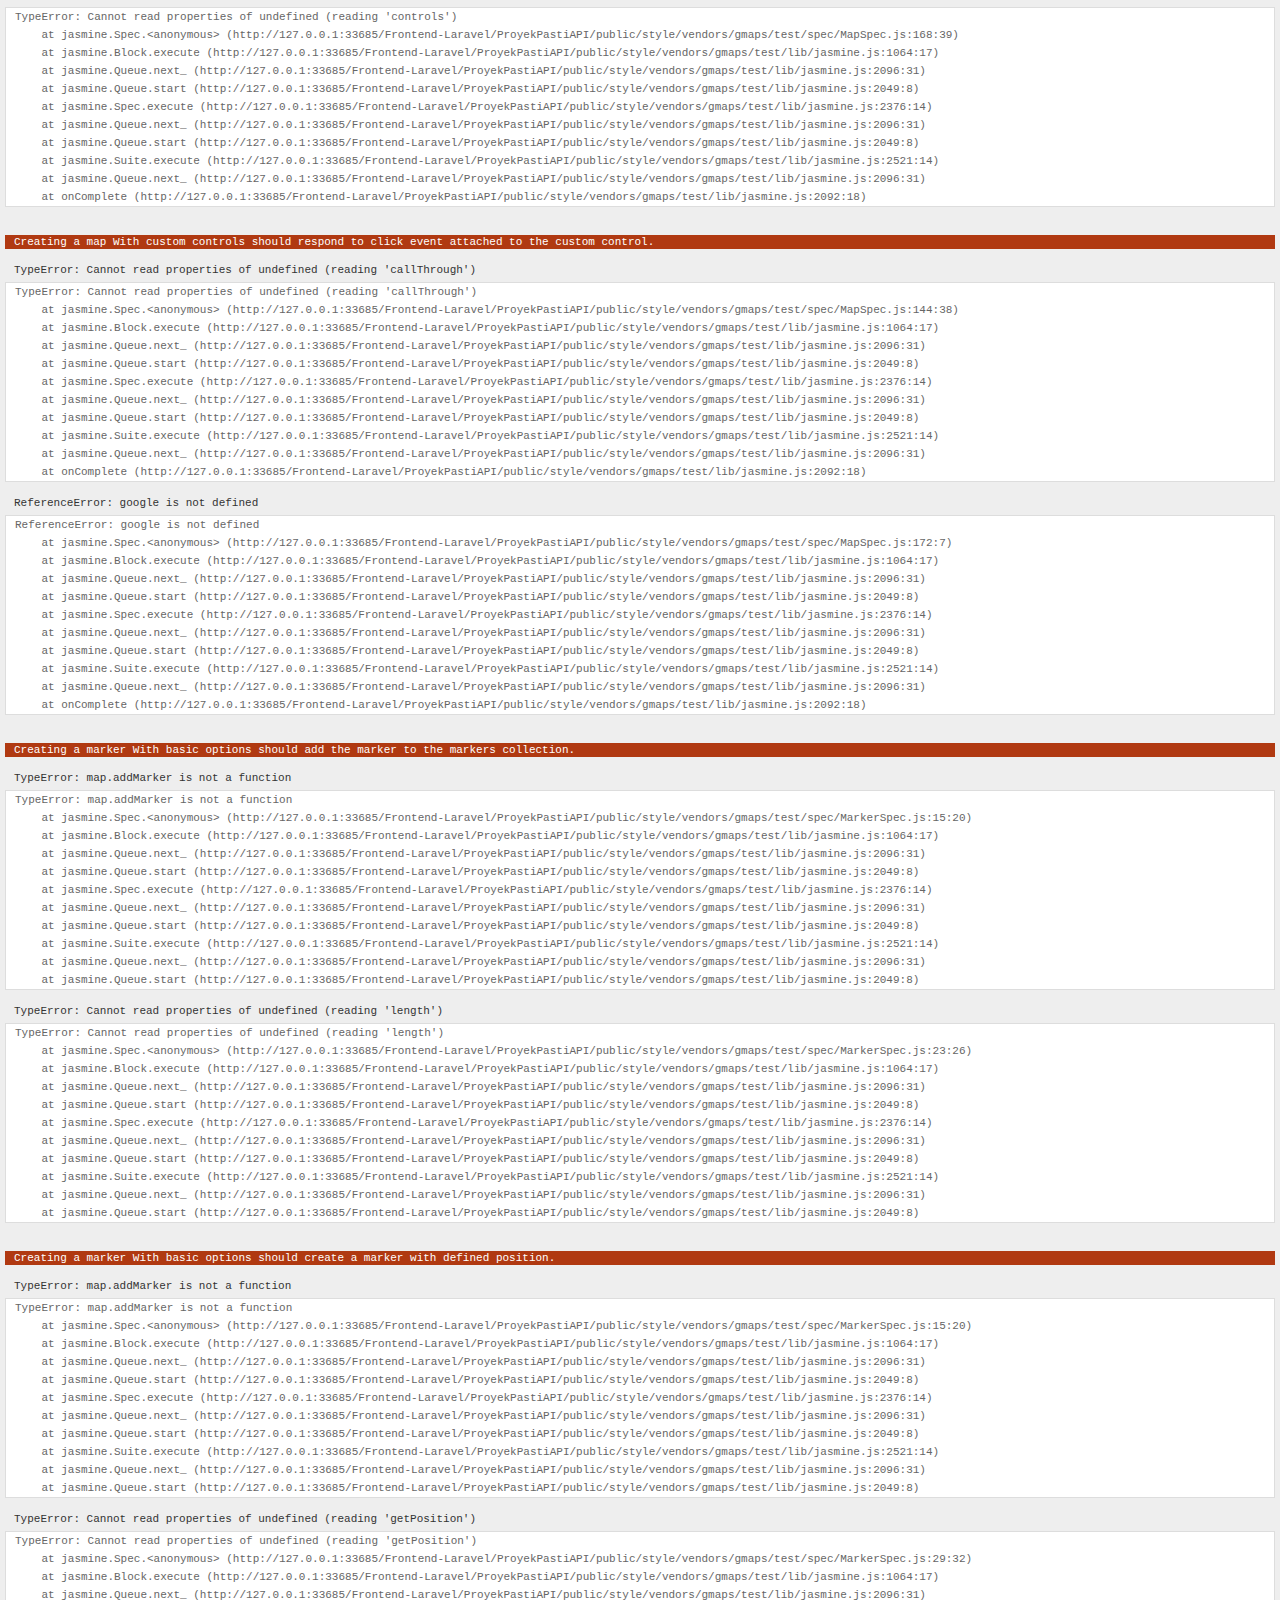
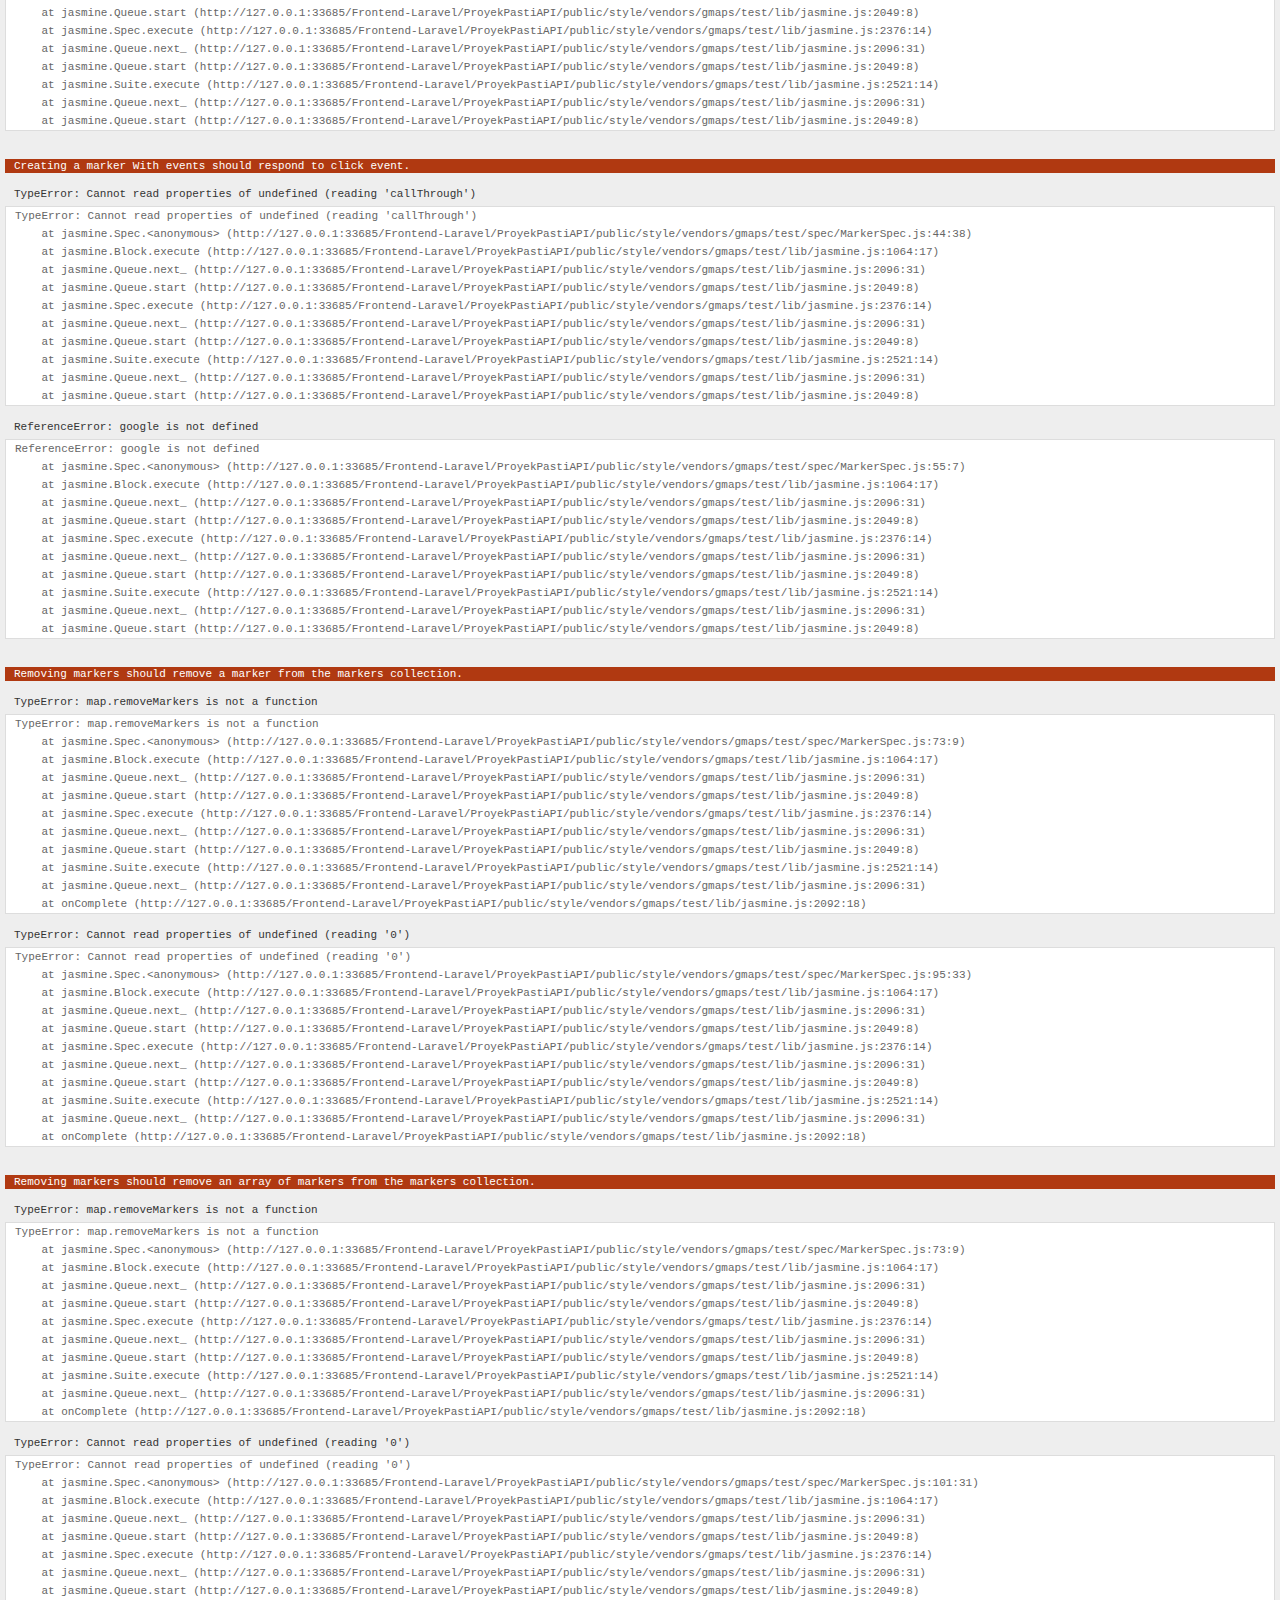
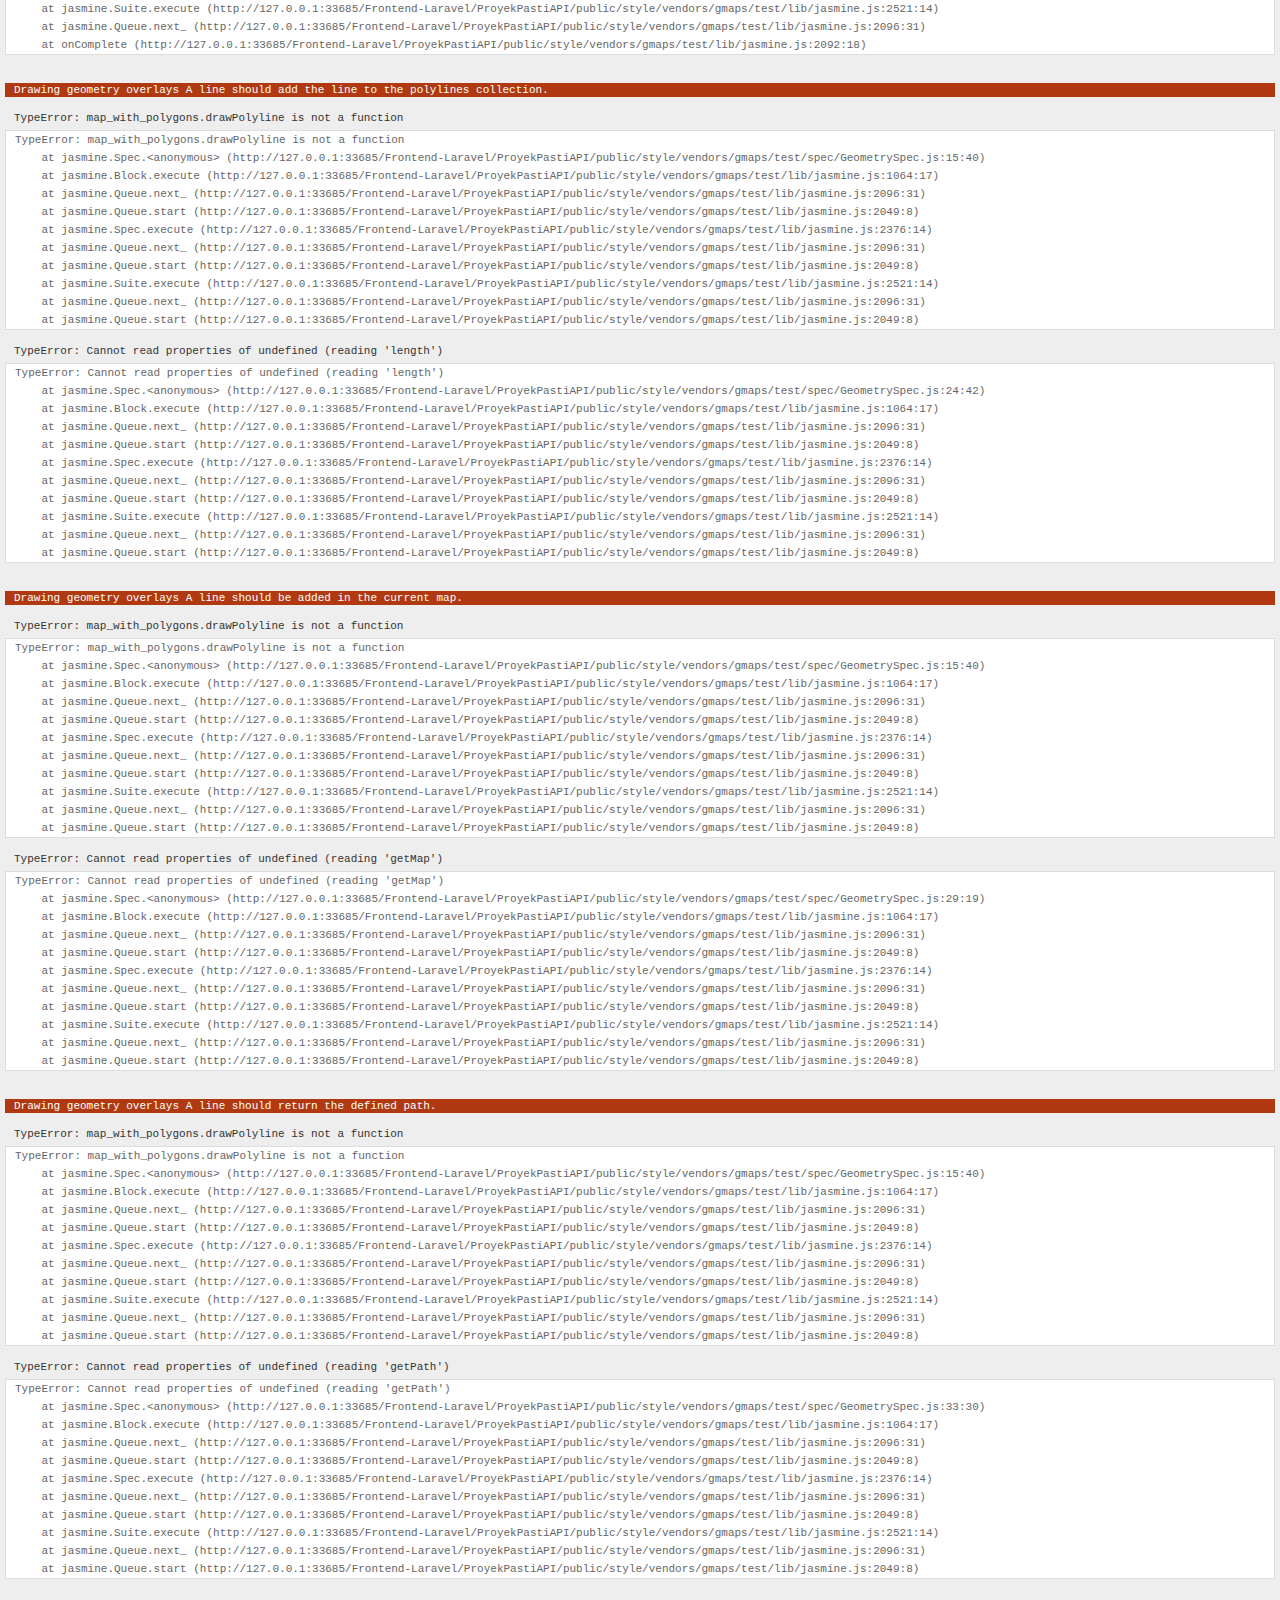
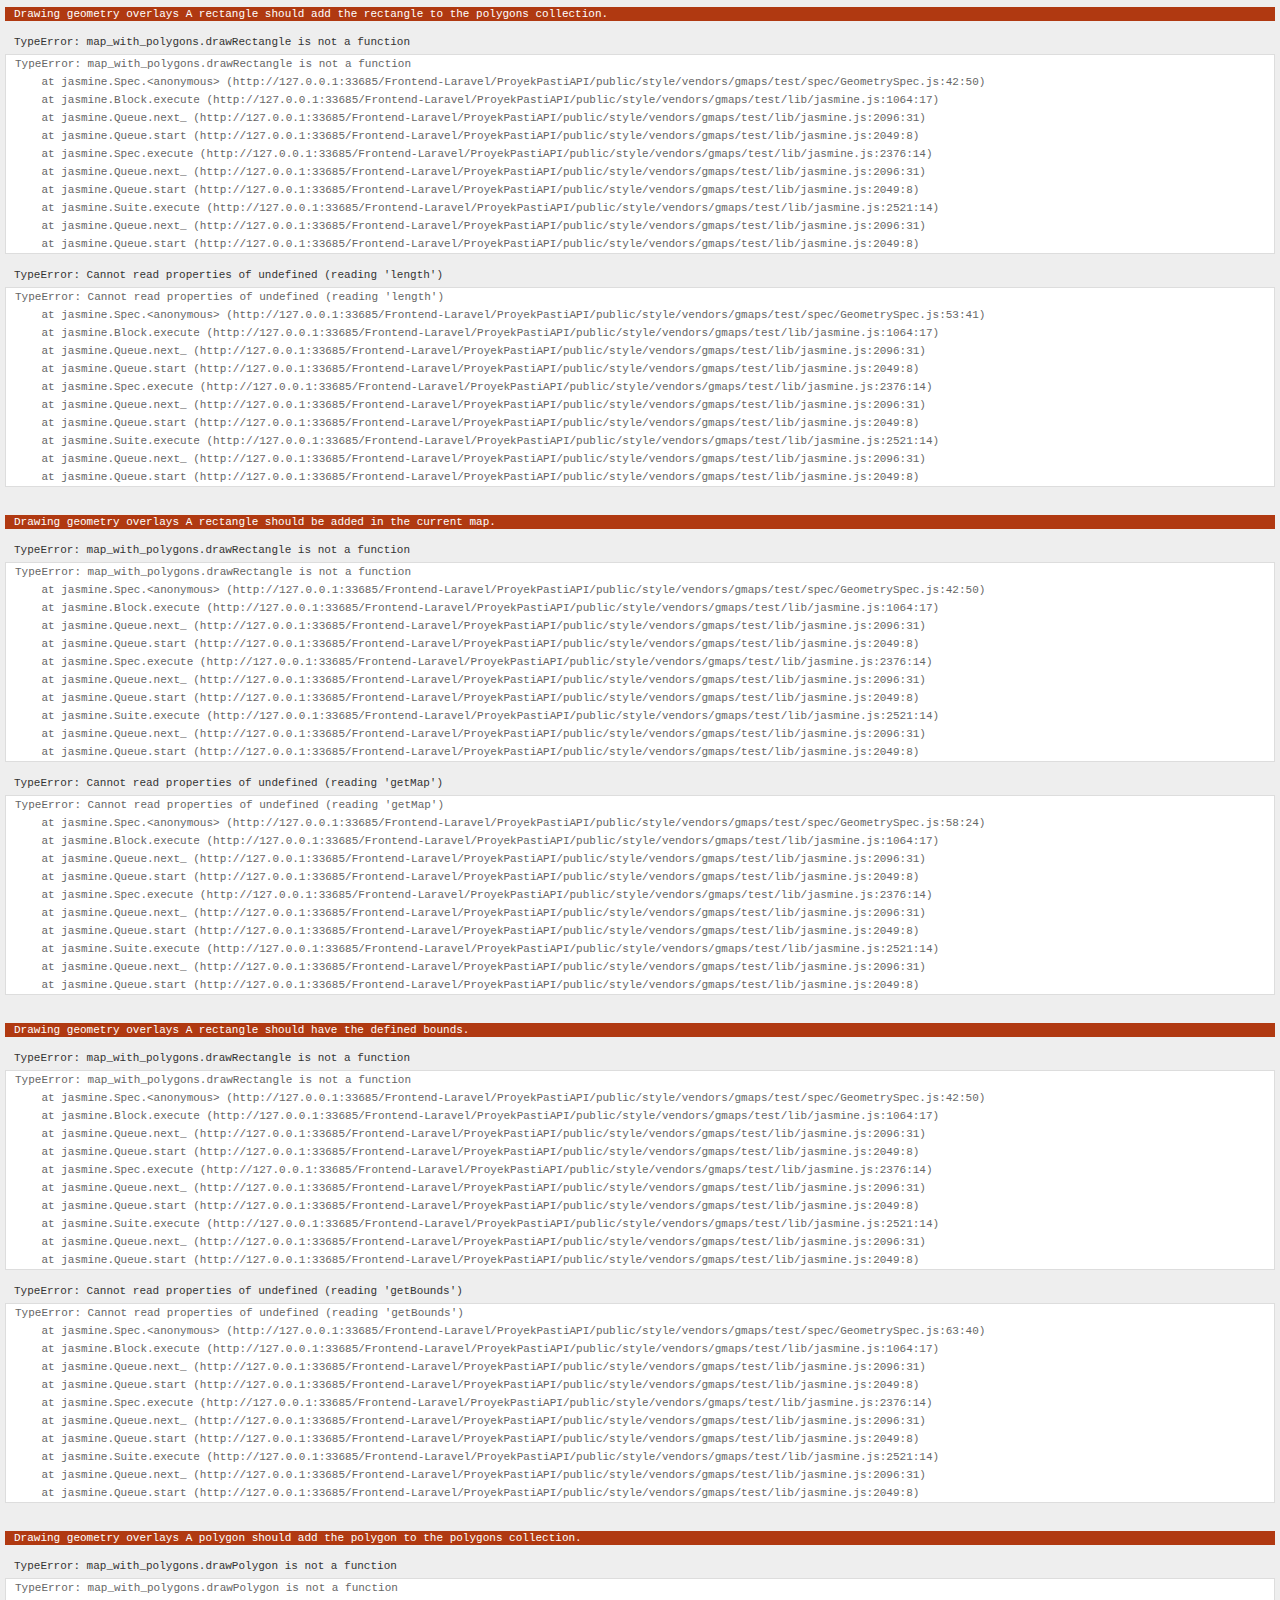
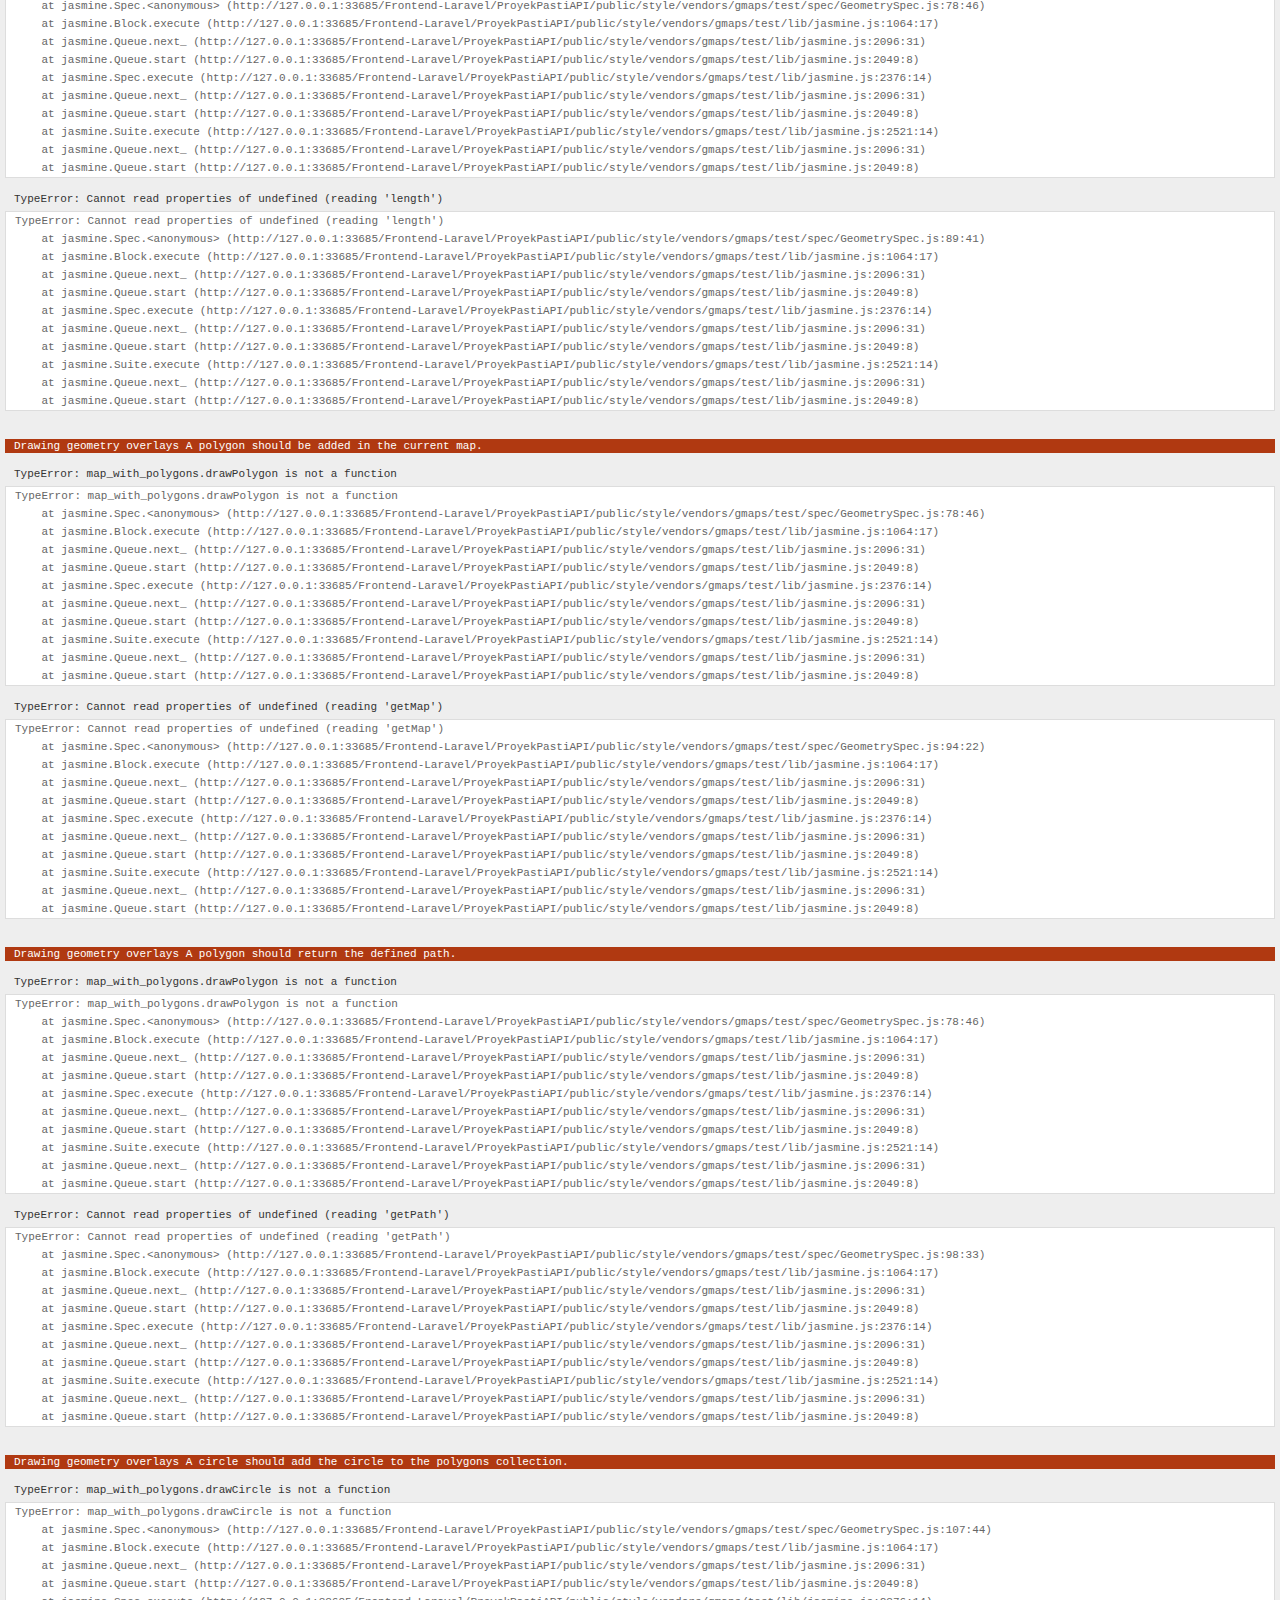
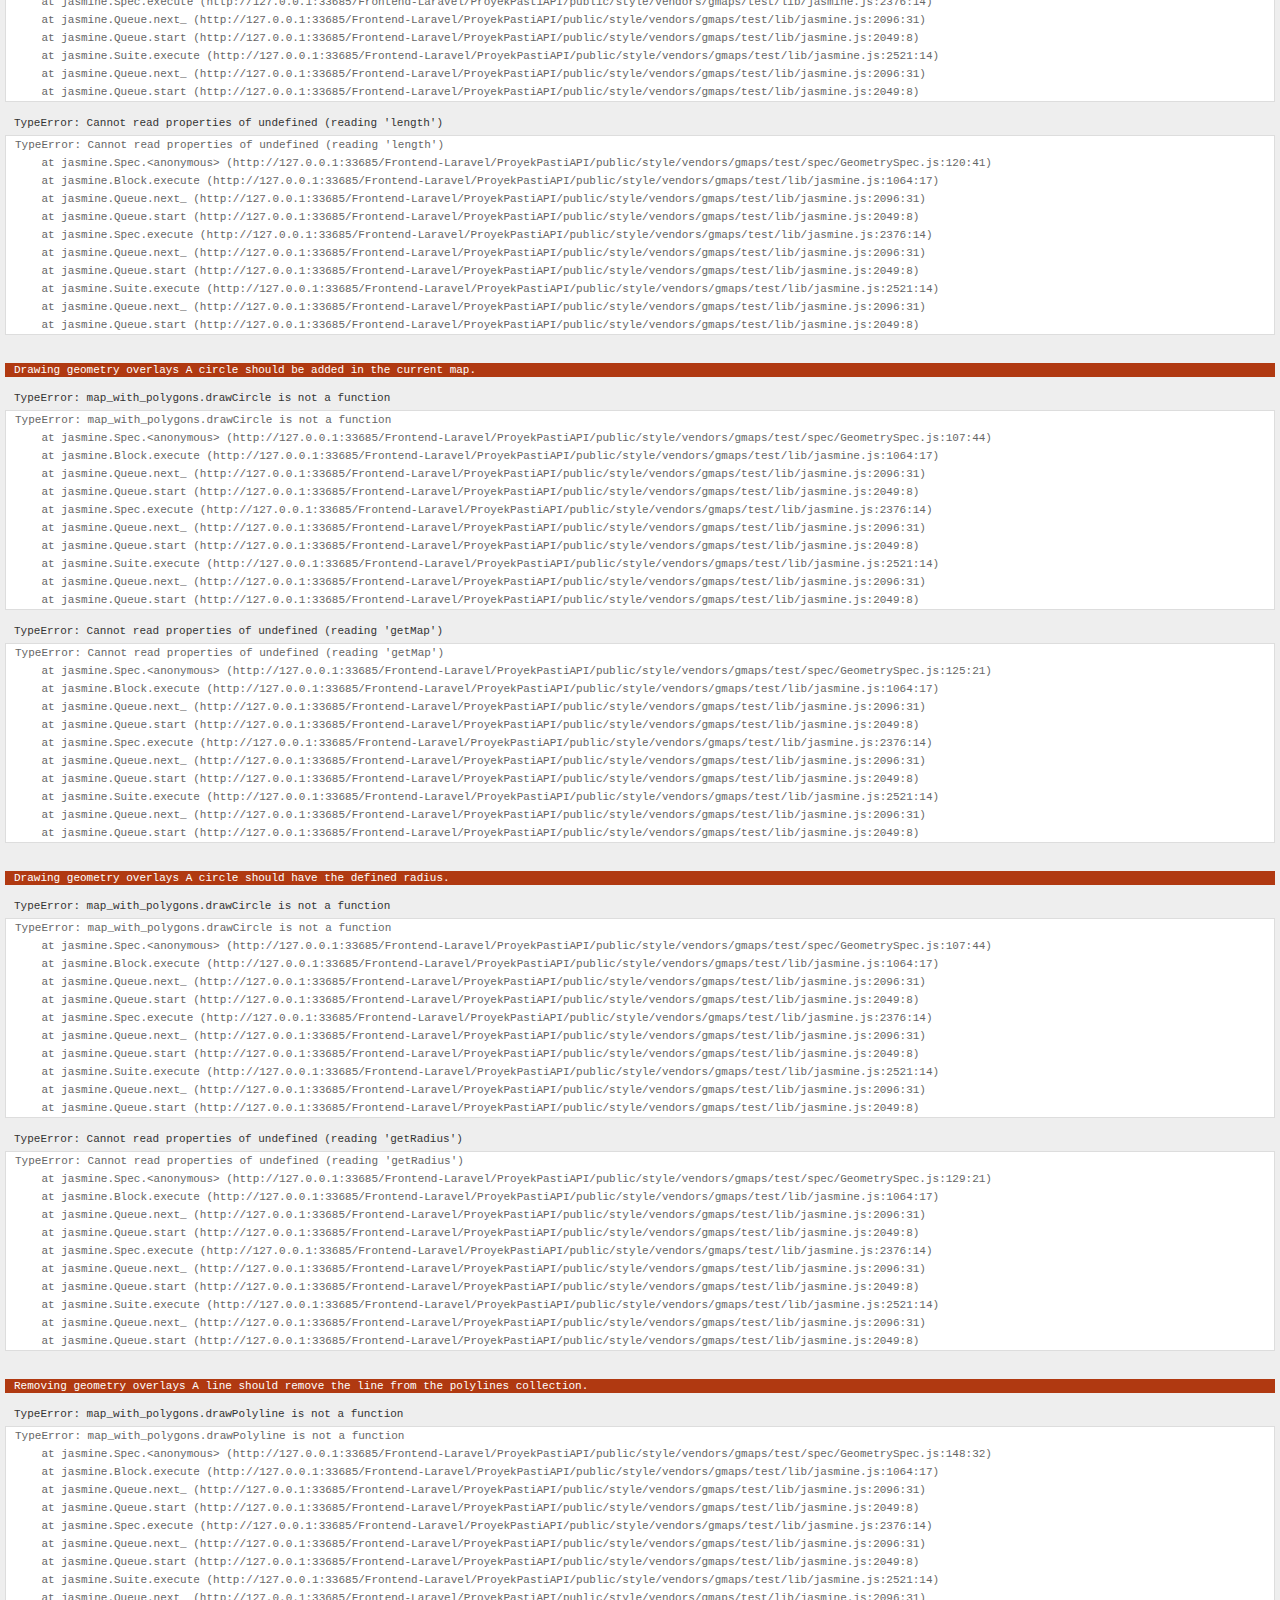
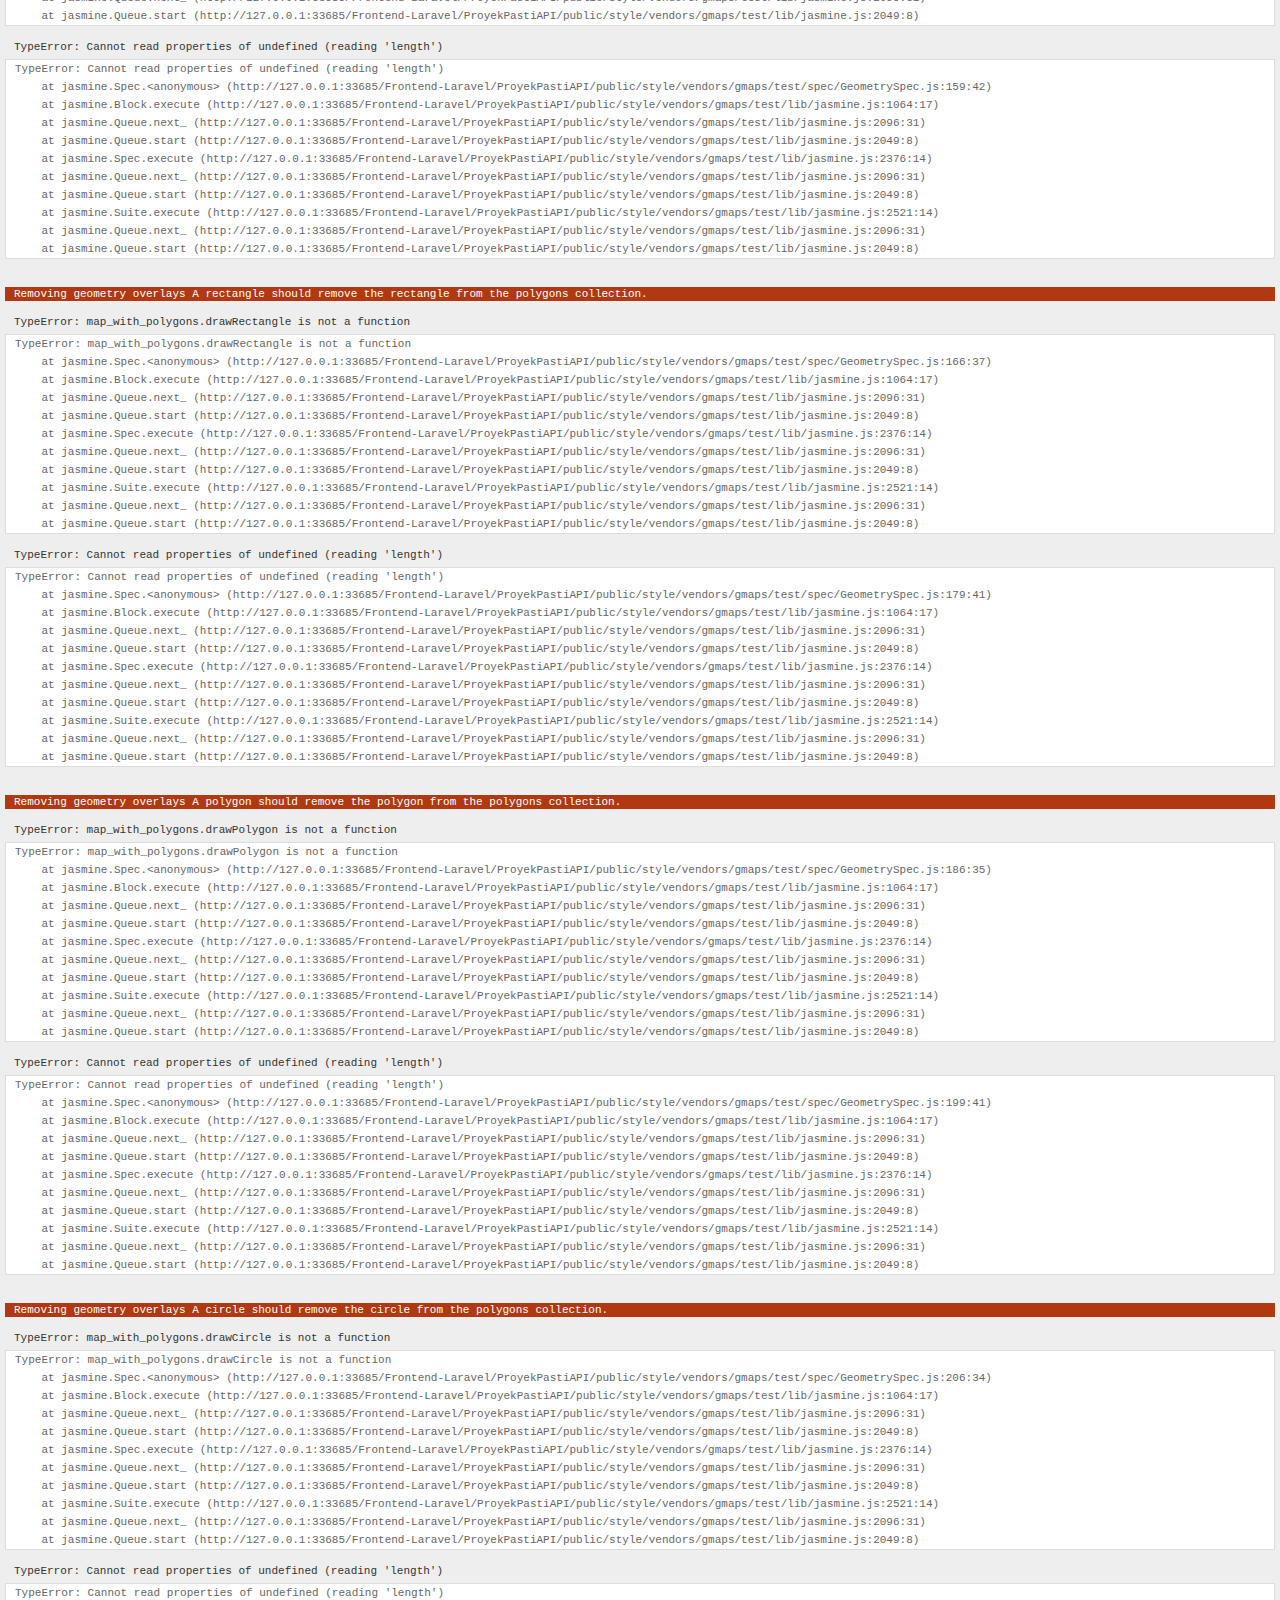
<file: Frontend-Laravel/ProyekPastiAPI/public/style/vendors/gmaps/test/index.html>
<!DOCTYPE html>
<html>
<head>
  <title>gmaps.js test</title>
  <link rel="stylesheet" type="text/css" href="lib/jasmine.css" />
  <link rel="stylesheet" href="style.css" />
  <script type="text/javascript" src="lib/jasmine.js"></script>
  <script type="text/javascript" src="lib/jasmine-html.js"></script>

  <script type="text/javascript" src="http://maps.google.com/maps/api/js?sensor=true"></script>
  <script type="text/javascript" src="../gmaps.js"></script>

  <script type="text/javascript" src="spec/MapSpec.js"></script>
  <script type="text/javascript" src="spec/MarkerSpec.js"></script>
  <script type="text/javascript" src="spec/GeometrySpec.js"></script>
  <script type="text/javascript" src="spec/LayerSpec.js"></script>
  <script type="text/javascript" src="spec/OverlaySpec.js"></script>
  <script type="text/javascript" src="spec/RouteSpec.js"></script>
  <script type="text/javascript" src="spec/StyleSpec.js"></script>
  <script type="text/javascript" src="spec/StreetViewSpec.js"></script>
  <script type="text/javascript" src="spec/EventSpec.js"></script>
  <script type="text/javascript" src="spec/ControlSpec.js"></script>

  <script type="text/javascript">
    (function() {
      var jasmineEnv = jasmine.getEnv();
      jasmineEnv.updateInterval = 1000;

      var htmlReporter = new jasmine.HtmlReporter();

      jasmineEnv.addReporter(htmlReporter);

      jasmineEnv.specFilter = function(spec) {
        return htmlReporter.specFilter(spec);
      };

      var currentWindowOnload = window.onload;

      window.onload = function() {
        if (currentWindowOnload) {
          currentWindowOnload();
        }

        execJasmine();
      };

      function execJasmine() {
        jasmineEnv.execute();
      }
    })();
  </script>
</head>
<body>
  <h3>Basic map</h3>
  <div class="map" id="basic-map"></div>
  <h3>Advanced map</h3>
  <div class="map" id="advanced-map"></div>
  <h3>Map with events</h3>
  <div class="map" id="map-with-events"></div>
  <h3>Map with markers</h3>
  <div class="map" id="map-with-markers"></div>
  <h3>Map with custom controls</h3>
  <div class="map" id="map-with-custom-controls"></div>
  <h3>Map with polygons</h3>
  <div class="map" id="map-with-polygons"></div>
  <h3>Map with layers</h3>
  <div class="map" id="map-with-layers"></div>
  <h3>Map with overlays</h3>
  <div class="map" id="map-with-overlays"></div>
  <h3>Map with routes</h3>
  <div class="map" id="map-with-routes"></div>
  <h3>Map with styles</h3>
  <div class="map" id="map-with-styles"></div>
  <h3>Street View Panorama</h3>
  <div class="panorama" id="streetview-standalone-panorama"></div>
  <h3>Map with Street View</h3>
  <div class="with-columns">
    <div class="map" id="map-with-streetview"></div>
    <div class="panorama" id="streetview-panorama"></div>
  </div>
  <h3>Street View Panorama with events</h3>
  <div class="panorama" id="streetview-with-events"></div>
  <h3>Events</h3>
  <div class="map" id="events"></div>
</body>
</html>
</file>
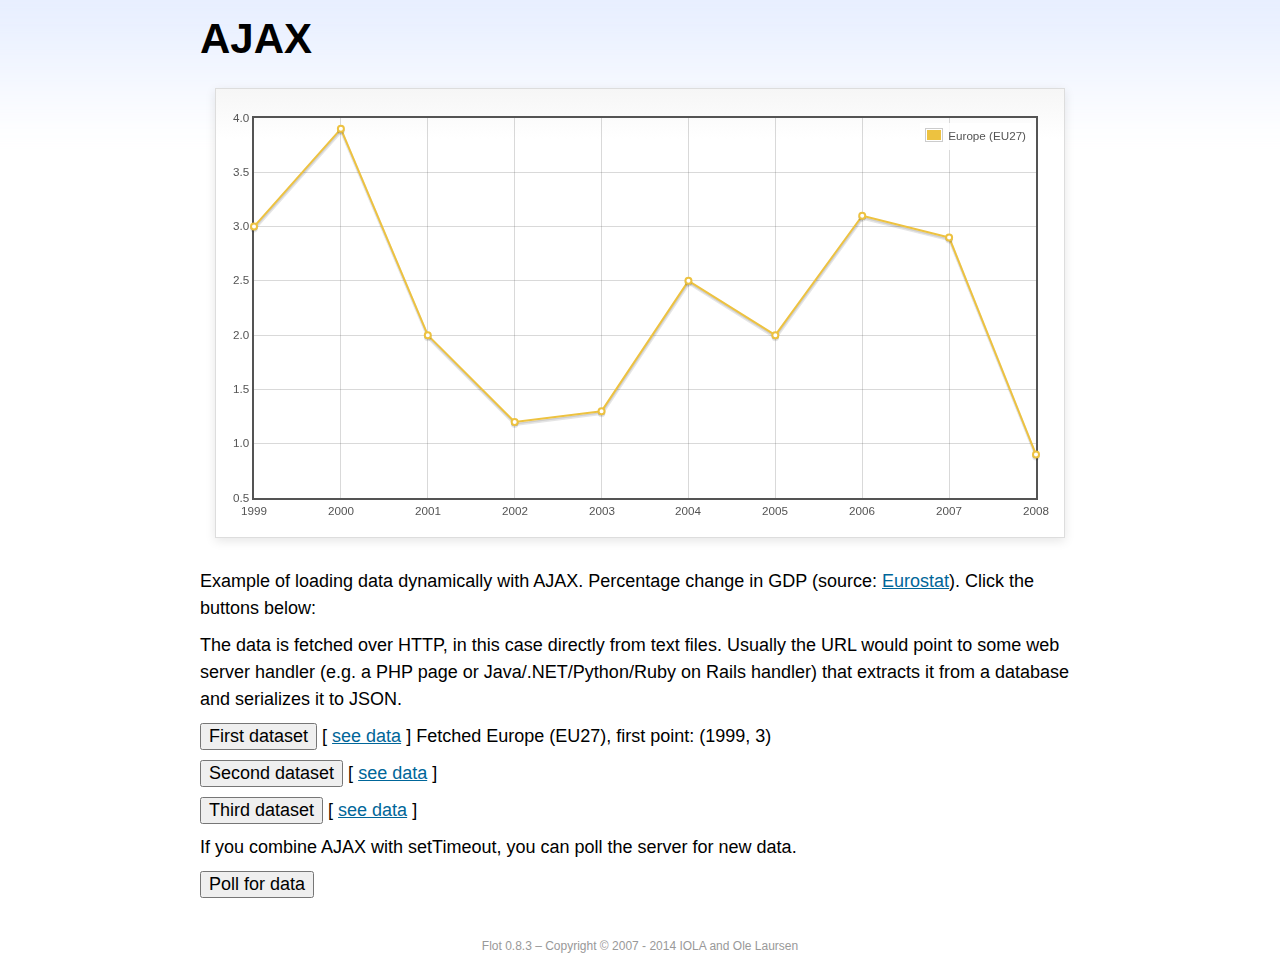
<file: Frontend-Laravel/ProyekPastiAPI/public/style/vendors/flot/examples/ajax/index.html>
<!DOCTYPE html PUBLIC "-//W3C//DTD HTML 4.01//EN" "http://www.w3.org/TR/html4/strict.dtd">
<html>
<head>
	<meta http-equiv="Content-Type" content="text/html; charset=utf-8">
	<title>Flot Examples: AJAX</title>
	<link href="../examples.css" rel="stylesheet" type="text/css">
	<!--[if lte IE 8]><script language="javascript" type="text/javascript" src="../../excanvas.min.js"></script><![endif]-->
	<script language="javascript" type="text/javascript" src="../../jquery.js"></script>
	<script language="javascript" type="text/javascript" src="../../jquery.flot.js"></script>
	<script type="text/javascript">

	$(function() {

		var options = {
			lines: {
				show: true
			},
			points: {
				show: true
			},
			xaxis: {
				tickDecimals: 0,
				tickSize: 1
			}
		};

		var data = [];

		$.plot("#placeholder", data, options);

		// Fetch one series, adding to what we already have

		var alreadyFetched = {};

		$("button.fetchSeries").click(function () {

			var button = $(this);

			// Find the URL in the link right next to us, then fetch the data

			var dataurl = button.siblings("a").attr("href");

			function onDataReceived(series) {

				// Extract the first coordinate pair; jQuery has parsed it, so
				// the data is now just an ordinary JavaScript object

				var firstcoordinate = "(" + series.data[0][0] + ", " + series.data[0][1] + ")";
				button.siblings("span").text("Fetched " + series.label + ", first point: " + firstcoordinate);

				// Push the new data onto our existing data array

				if (!alreadyFetched[series.label]) {
					alreadyFetched[series.label] = true;
					data.push(series);
				}

				$.plot("#placeholder", data, options);
			}

			$.ajax({
				url: dataurl,
				type: "GET",
				dataType: "json",
				success: onDataReceived
			});
		});

		// Initiate a recurring data update

		$("button.dataUpdate").click(function () {

			data = [];
			alreadyFetched = {};

			$.plot("#placeholder", data, options);

			var iteration = 0;

			function fetchData() {

				++iteration;

				function onDataReceived(series) {

					// Load all the data in one pass; if we only got partial
					// data we could merge it with what we already have.

					data = [ series ];
					$.plot("#placeholder", data, options);
				}

				// Normally we call the same URL - a script connected to a
				// database - but in this case we only have static example
				// files, so we need to modify the URL.

				$.ajax({
					url: "data-eu-gdp-growth-" + iteration + ".json",
					type: "GET",
					dataType: "json",
					success: onDataReceived
				});

				if (iteration < 5) {
					setTimeout(fetchData, 1000);
				} else {
					data = [];
					alreadyFetched = {};
				}
			}

			setTimeout(fetchData, 1000);
		});

		// Load the first series by default, so we don't have an empty plot

		$("button.fetchSeries:first").click();

		// Add the Flot version string to the footer

		$("#footer").prepend("Flot " + $.plot.version + " &ndash; ");
	});

	</script>
</head>
<body>

	<div id="header">
		<h2>AJAX</h2>
	</div>

	<div id="content">

		<div class="demo-container">
			<div id="placeholder" class="demo-placeholder"></div>
		</div>

		<p>Example of loading data dynamically with AJAX. Percentage change in GDP (source: <a href="http://epp.eurostat.ec.europa.eu/tgm/table.do?tab=table&init=1&plugin=1&language=en&pcode=tsieb020">Eurostat</a>). Click the buttons below:</p>

		<p>The data is fetched over HTTP, in this case directly from text files. Usually the URL would point to some web server handler (e.g. a PHP page or Java/.NET/Python/Ruby on Rails handler) that extracts it from a database and serializes it to JSON.</p>

		<p>
			<button class="fetchSeries">First dataset</button>
			[ <a href="data-eu-gdp-growth.json">see data</a> ]
			<span></span>
		</p>

		<p>
			<button class="fetchSeries">Second dataset</button>
			[ <a href="data-japan-gdp-growth.json">see data</a> ]
			<span></span>
		</p>

		<p>
			<button class="fetchSeries">Third dataset</button>
			[ <a href="data-usa-gdp-growth.json">see data</a> ]
			<span></span>
		</p>

		<p>If you combine AJAX with setTimeout, you can poll the server for new data.</p>

		<p>
			<button class="dataUpdate">Poll for data</button>
		</p>

	</div>

	<div id="footer">
		Copyright &copy; 2007 - 2014 IOLA and Ole Laursen
	</div>

</body>
</html>
</file>
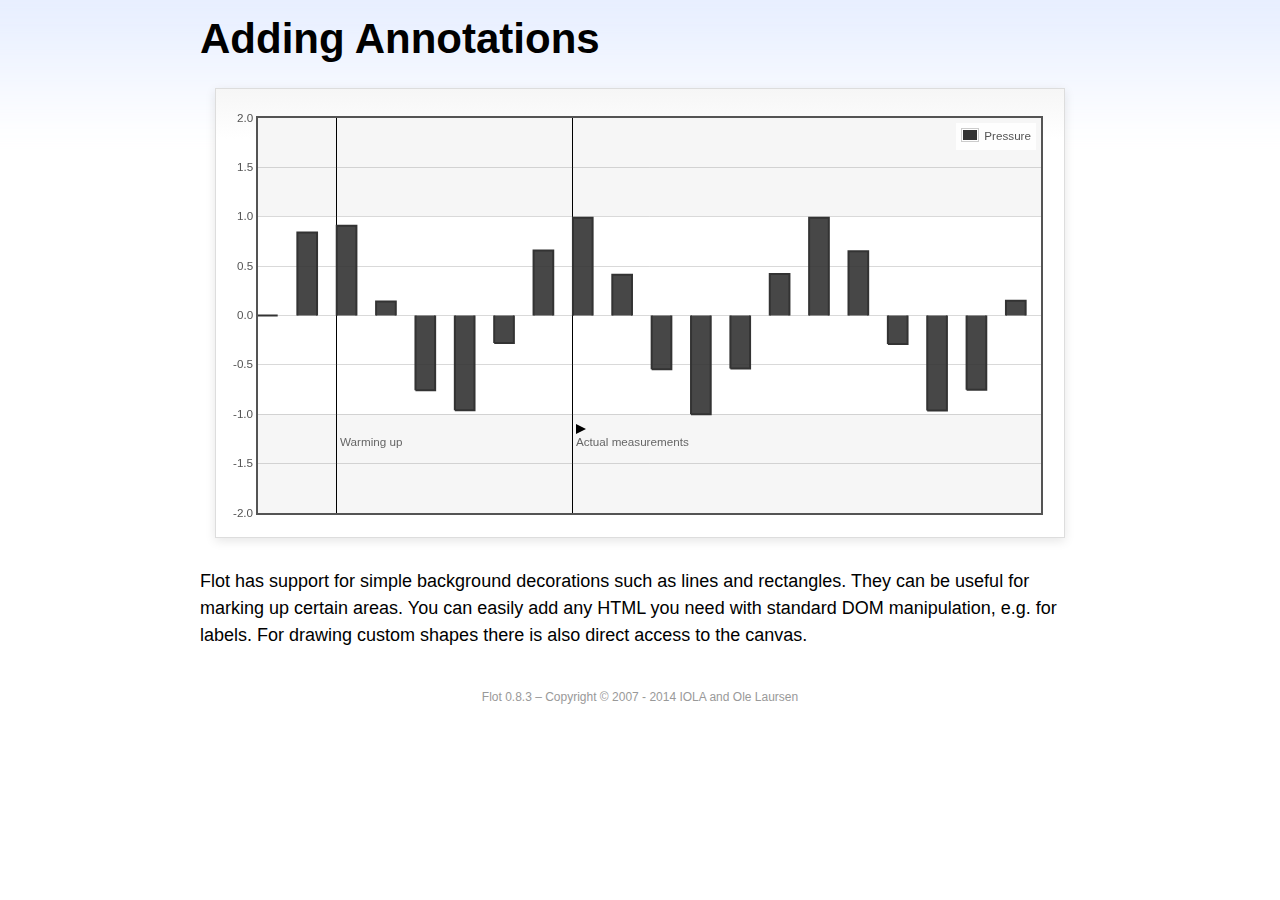
<file: Frontend-Laravel/ProyekPastiAPI/public/style/vendors/flot/examples/annotating/index.html>
<!DOCTYPE html PUBLIC "-//W3C//DTD HTML 4.01//EN" "http://www.w3.org/TR/html4/strict.dtd">
<html>
<head>
	<meta http-equiv="Content-Type" content="text/html; charset=utf-8">
	<title>Flot Examples: Adding Annotations</title>
	<link href="../examples.css" rel="stylesheet" type="text/css">
	<!--[if lte IE 8]><script language="javascript" type="text/javascript" src="../../excanvas.min.js"></script><![endif]-->
	<script language="javascript" type="text/javascript" src="../../jquery.js"></script>
	<script language="javascript" type="text/javascript" src="../../jquery.flot.js"></script>
	<script type="text/javascript">

	$(function() {

		var d1 = [];
		for (var i = 0; i < 20; ++i) {
			d1.push([i, Math.sin(i)]);
		}

		var data = [{ data: d1, label: "Pressure", color: "#333" }];

		var markings = [
			{ color: "#f6f6f6", yaxis: { from: 1 } },
			{ color: "#f6f6f6", yaxis: { to: -1 } },
			{ color: "#000", lineWidth: 1, xaxis: { from: 2, to: 2 } },
			{ color: "#000", lineWidth: 1, xaxis: { from: 8, to: 8 } }
		];

		var placeholder = $("#placeholder");

		var plot = $.plot(placeholder, data, {
			bars: { show: true, barWidth: 0.5, fill: 0.9 },
			xaxis: { ticks: [], autoscaleMargin: 0.02 },
			yaxis: { min: -2, max: 2 },
			grid: { markings: markings }
		});

		var o = plot.pointOffset({ x: 2, y: -1.2});

		// Append it to the placeholder that Flot already uses for positioning

		placeholder.append("<div style='position:absolute;left:" + (o.left + 4) + "px;top:" + o.top + "px;color:#666;font-size:smaller'>Warming up</div>");

		o = plot.pointOffset({ x: 8, y: -1.2});
		placeholder.append("<div style='position:absolute;left:" + (o.left + 4) + "px;top:" + o.top + "px;color:#666;font-size:smaller'>Actual measurements</div>");

		// Draw a little arrow on top of the last label to demonstrate canvas
		// drawing

		var ctx = plot.getCanvas().getContext("2d");
		ctx.beginPath();
		o.left += 4;
		ctx.moveTo(o.left, o.top);
		ctx.lineTo(o.left, o.top - 10);
		ctx.lineTo(o.left + 10, o.top - 5);
		ctx.lineTo(o.left, o.top);
		ctx.fillStyle = "#000";
		ctx.fill();

		// Add the Flot version string to the footer

		$("#footer").prepend("Flot " + $.plot.version + " &ndash; ");
	});

	</script>
</head>
<body>

	<div id="header">
		<h2>Adding Annotations</h2>
	</div>

	<div id="content">

		<div class="demo-container">
			<div id="placeholder" class="demo-placeholder"></div>
		</div>

		<p>Flot has support for simple background decorations such as lines and rectangles. They can be useful for marking up certain areas. You can easily add any HTML you need with standard DOM manipulation, e.g. for labels. For drawing custom shapes there is also direct access to the canvas.</p>

	</div>

	<div id="footer">
		Copyright &copy; 2007 - 2014 IOLA and Ole Laursen
	</div>

</body>
</html>
</file>
<file: Frontend-Laravel/ProyekPastiAPI/public/style/vendors/themify-icons/css/themify-icons.css>
@font-face {
	font-family: 'themify';
	src:url('../fonts/themify.eot');
	src:url('../fonts/themify.eot?#iefix') format('embedded-opentype'),
		url('../fonts/themify.woff') format('woff'),
		url('../fonts/themify.ttf') format('truetype'),
		url('../fonts/themify.svg') format('svg');
	font-weight: normal;
	font-style: normal;
}

[class^="ti-"], [class*=" ti-"] {
	font-family: 'themify';
	speak: none;
	font-style: normal;
	font-weight: normal;
	font-variant: normal;
	text-transform: none;
	line-height: 1;

	/* Better Font Rendering =========== */
	-webkit-font-smoothing: antialiased;
	-moz-osx-font-smoothing: grayscale;
}

.ti-wand:before {
	content: "\e600";
}
.ti-volume:before {
	content: "\e601";
}
.ti-user:before {
	content: "\e602";
}
.ti-unlock:before {
	content: "\e603";
}
.ti-unlink:before {
	content: "\e604";
}
.ti-trash:before {
	content: "\e605";
}
.ti-thought:before {
	content: "\e606";
}
.ti-target:before {
	content: "\e607";
}
.ti-tag:before {
	content: "\e608";
}
.ti-tablet:before {
	content: "\e609";
}
.ti-star:before {
	content: "\e60a";
}
.ti-spray:before {
	content: "\e60b";
}
.ti-signal:before {
	content: "\e60c";
}
.ti-shopping-cart:before {
	content: "\e60d";
}
.ti-shopping-cart-full:before {
	content: "\e60e";
}
.ti-settings:before {
	content: "\e60f";
}
.ti-search:before {
	content: "\e610";
}
.ti-zoom-in:before {
	content: "\e611";
}
.ti-zoom-out:before {
	content: "\e612";
}
.ti-cut:before {
	content: "\e613";
}
.ti-ruler:before {
	content: "\e614";
}
.ti-ruler-pencil:before {
	content: "\e615";
}
.ti-ruler-alt:before {
	content: "\e616";
}
.ti-bookmark:before {
	content: "\e617";
}
.ti-bookmark-alt:before {
	content: "\e618";
}
.ti-reload:before {
	content: "\e619";
}
.ti-plus:before {
	content: "\e61a";
}
.ti-pin:before {
	content: "\e61b";
}
.ti-pencil:before {
	content: "\e61c";
}
.ti-pencil-alt:before {
	content: "\e61d";
}
.ti-paint-roller:before {
	content: "\e61e";
}
.ti-paint-bucket:before {
	content: "\e61f";
}
.ti-na:before {
	content: "\e620";
}
.ti-mobile:before {
	content: "\e621";
}
.ti-minus:before {
	content: "\e622";
}
.ti-medall:before {
	content: "\e623";
}
.ti-medall-alt:before {
	content: "\e624";
}
.ti-marker:before {
	content: "\e625";
}
.ti-marker-alt:before {
	content: "\e626";
}
.ti-arrow-up:before {
	content: "\e627";
}
.ti-arrow-right:before {
	content: "\e628";
}
.ti-arrow-left:before {
	content: "\e629";
}
.ti-arrow-down:before {
	content: "\e62a";
}
.ti-lock:before {
	content: "\e62b";
}
.ti-location-arrow:before {
	content: "\e62c";
}
.ti-link:before {
	content: "\e62d";
}
.ti-layout:before {
	content: "\e62e";
}
.ti-layers:before {
	content: "\e62f";
}
.ti-layers-alt:before {
	content: "\e630";
}
.ti-key:before {
	content: "\e631";
}
.ti-import:before {
	content: "\e632";
}
.ti-image:before {
	content: "\e633";
}
.ti-heart:before {
	content: "\e634";
}
.ti-heart-broken:before {
	content: "\e635";
}
.ti-hand-stop:before {
	content: "\e636";
}
.ti-hand-open:before {
	content: "\e637";
}
.ti-hand-drag:before {
	content: "\e638";
}
.ti-folder:before {
	content: "\e639";
}
.ti-flag:before {
	content: "\e63a";
}
.ti-flag-alt:before {
	content: "\e63b";
}
.ti-flag-alt-2:before {
	content: "\e63c";
}
.ti-eye:before {
	content: "\e63d";
}
.ti-export:before {
	content: "\e63e";
}
.ti-exchange-vertical:before {
	content: "\e63f";
}
.ti-desktop:before {
	content: "\e640";
}
.ti-cup:before {
	content: "\e641";
}
.ti-crown:before {
	content: "\e642";
}
.ti-comments:before {
	content: "\e643";
}
.ti-comment:before {
	content: "\e644";
}
.ti-comment-alt:before {
	content: "\e645";
}
.ti-close:before {
	content: "\e646";
}
.ti-clip:before {
	content: "\e647";
}
.ti-angle-up:before {
	content: "\e648";
}
.ti-angle-right:before {
	content: "\e649";
}
.ti-angle-left:before {
	content: "\e64a";
}
.ti-angle-down:before {
	content: "\e64b";
}
.ti-check:before {
	content: "\e64c";
}
.ti-check-box:before {
	content: "\e64d";
}
.ti-camera:before {
	content: "\e64e";
}
.ti-announcement:before {
	content: "\e64f";
}
.ti-brush:before {
	content: "\e650";
}
.ti-briefcase:before {
	content: "\e651";
}
.ti-bolt:before {
	content: "\e652";
}
.ti-bolt-alt:before {
	content: "\e653";
}
.ti-blackboard:before {
	content: "\e654";
}
.ti-bag:before {
	content: "\e655";
}
.ti-move:before {
	content: "\e656";
}
.ti-arrows-vertical:before {
	content: "\e657";
}
.ti-arrows-horizontal:before {
	content: "\e658";
}
.ti-fullscreen:before {
	content: "\e659";
}
.ti-arrow-top-right:before {
	content: "\e65a";
}
.ti-arrow-top-left:before {
	content: "\e65b";
}
.ti-arrow-circle-up:before {
	content: "\e65c";
}
.ti-arrow-circle-right:before {
	content: "\e65d";
}
.ti-arrow-circle-left:before {
	content: "\e65e";
}
.ti-arrow-circle-down:before {
	content: "\e65f";
}
.ti-angle-double-up:before {
	content: "\e660";
}
.ti-angle-double-right:before {
	content: "\e661";
}
.ti-angle-double-left:before {
	content: "\e662";
}
.ti-angle-double-down:before {
	content: "\e663";
}
.ti-zip:before {
	content: "\e664";
}
.ti-world:before {
	content: "\e665";
}
.ti-wheelchair:before {
	content: "\e666";
}
.ti-view-list:before {
	content: "\e667";
}
.ti-view-list-alt:before {
	content: "\e668";
}
.ti-view-grid:before {
	content: "\e669";
}
.ti-uppercase:before {
	content: "\e66a";
}
.ti-upload:before {
	content: "\e66b";
}
.ti-underline:before {
	content: "\e66c";
}
.ti-truck:before {
	content: "\e66d";
}
.ti-timer:before {
	content: "\e66e";
}
.ti-ticket:before {
	content: "\e66f";
}
.ti-thumb-up:before {
	content: "\e670";
}
.ti-thumb-down:before {
	content: "\e671";
}
.ti-text:before {
	content: "\e672";
}
.ti-stats-up:before {
	content: "\e673";
}
.ti-stats-down:before {
	content: "\e674";
}
.ti-split-v:before {
	content: "\e675";
}
.ti-split-h:before {
	content: "\e676";
}
.ti-smallcap:before {
	content: "\e677";
}
.ti-shine:before {
	content: "\e678";
}
.ti-shift-right:before {
	content: "\e679";
}
.ti-shift-left:before {
	content: "\e67a";
}
.ti-shield:before {
	content: "\e67b";
}
.ti-notepad:before {
	content: "\e67c";
}
.ti-server:before {
	content: "\e67d";
}
.ti-quote-right:before {
	content: "\e67e";
}
.ti-quote-left:before {
	content: "\e67f";
}
.ti-pulse:before {
	content: "\e680";
}
.ti-printer:before {
	content: "\e681";
}
.ti-power-off:before {
	content: "\e682";
}
.ti-plug:before {
	content: "\e683";
}
.ti-pie-chart:before {
	content: "\e684";
}
.ti-paragraph:before {
	content: "\e685";
}
.ti-panel:before {
	content: "\e686";
}
.ti-package:before {
	content: "\e687";
}
.ti-music:before {
	content: "\e688";
}
.ti-music-alt:before {
	content: "\e689";
}
.ti-mouse:before {
	content: "\e68a";
}
.ti-mouse-alt:before {
	content: "\e68b";
}
.ti-money:before {
	content: "\e68c";
}
.ti-microphone:before {
	content: "\e68d";
}
.ti-menu:before {
	content: "\e68e";
}
.ti-menu-alt:before {
	content: "\e68f";
}
.ti-map:before {
	content: "\e690";
}
.ti-map-alt:before {
	content: "\e691";
}
.ti-loop:before {
	content: "\e692";
}
.ti-location-pin:before {
	content: "\e693";
}
.ti-list:before {
	content: "\e694";
}
.ti-light-bulb:before {
	content: "\e695";
}
.ti-Italic:before {
	content: "\e696";
}
.ti-info:before {
	content: "\e697";
}
.ti-infinite:before {
	content: "\e698";
}
.ti-id-badge:before {
	content: "\e699";
}
.ti-hummer:before {
	content: "\e69a";
}
.ti-home:before {
	content: "\e69b";
}
.ti-help:before {
	content: "\e69c";
}
.ti-headphone:before {
	content: "\e69d";
}
.ti-harddrives:before {
	content: "\e69e";
}
.ti-harddrive:before {
	content: "\e69f";
}
.ti-gift:before {
	content: "\e6a0";
}
.ti-game:before {
	content: "\e6a1";
}
.ti-filter:before {
	content: "\e6a2";
}
.ti-files:before {
	content: "\e6a3";
}
.ti-file:before {
	content: "\e6a4";
}
.ti-eraser:before {
	content: "\e6a5";
}
.ti-envelope:before {
	content: "\e6a6";
}
.ti-download:before {
	content: "\e6a7";
}
.ti-direction:before {
	content: "\e6a8";
}
.ti-direction-alt:before {
	content: "\e6a9";
}
.ti-dashboard:before {
	content: "\e6aa";
}
.ti-control-stop:before {
	content: "\e6ab";
}
.ti-control-shuffle:before {
	content: "\e6ac";
}
.ti-control-play:before {
	content: "\e6ad";
}
.ti-control-pause:before {
	content: "\e6ae";
}
.ti-control-forward:before {
	content: "\e6af";
}
.ti-control-backward:before {
	content: "\e6b0";
}
.ti-cloud:before {
	content: "\e6b1";
}
.ti-cloud-up:before {
	content: "\e6b2";
}
.ti-cloud-down:before {
	content: "\e6b3";
}
.ti-clipboard:before {
	content: "\e6b4";
}
.ti-car:before {
	content: "\e6b5";
}
.ti-calendar:before {
	content: "\e6b6";
}
.ti-book:before {
	content: "\e6b7";
}
.ti-bell:before {
	content: "\e6b8";
}
.ti-basketball:before {
	content: "\e6b9";
}
.ti-bar-chart:before {
	content: "\e6ba";
}
.ti-bar-chart-alt:before {
	content: "\e6bb";
}
.ti-back-right:before {
	content: "\e6bc";
}
.ti-back-left:before {
	content: "\e6bd";
}
.ti-arrows-corner:before {
	content: "\e6be";
}
.ti-archive:before {
	content: "\e6bf";
}
.ti-anchor:before {
	content: "\e6c0";
}
.ti-align-right:before {
	content: "\e6c1";
}
.ti-align-left:before {
	content: "\e6c2";
}
.ti-align-justify:before {
	content: "\e6c3";
}
.ti-align-center:before {
	content: "\e6c4";
}
.ti-alert:before {
	content: "\e6c5";
}
.ti-alarm-clock:before {
	content: "\e6c6";
}
.ti-agenda:before {
	content: "\e6c7";
}
.ti-write:before {
	content: "\e6c8";
}
.ti-window:before {
	content: "\e6c9";
}
.ti-widgetized:before {
	content: "\e6ca";
}
.ti-widget:before {
	content: "\e6cb";
}
.ti-widget-alt:before {
	content: "\e6cc";
}
.ti-wallet:before {
	content: "\e6cd";
}
.ti-video-clapper:before {
	content: "\e6ce";
}
.ti-video-camera:before {
	content: "\e6cf";
}
.ti-vector:before {
	content: "\e6d0";
}
.ti-themify-logo:before {
	content: "\e6d1";
}
.ti-themify-favicon:before {
	content: "\e6d2";
}
.ti-themify-favicon-alt:before {
	content: "\e6d3";
}
.ti-support:before {
	content: "\e6d4";
}
.ti-stamp:before {
	content: "\e6d5";
}
.ti-split-v-alt:before {
	content: "\e6d6";
}
.ti-slice:before {
	content: "\e6d7";
}
.ti-shortcode:before {
	content: "\e6d8";
}
.ti-shift-right-alt:before {
	content: "\e6d9";
}
.ti-shift-left-alt:before {
	content: "\e6da";
}
.ti-ruler-alt-2:before {
	content: "\e6db";
}
.ti-receipt:before {
	content: "\e6dc";
}
.ti-pin2:before {
	content: "\e6dd";
}
.ti-pin-alt:before {
	content: "\e6de";
}
.ti-pencil-alt2:before {
	content: "\e6df";
}
.ti-palette:before {
	content: "\e6e0";
}
.ti-more:before {
	content: "\e6e1";
}
.ti-more-alt:before {
	content: "\e6e2";
}
.ti-microphone-alt:before {
	content: "\e6e3";
}
.ti-magnet:before {
	content: "\e6e4";
}
.ti-line-double:before {
	content: "\e6e5";
}
.ti-line-dotted:before {
	content: "\e6e6";
}
.ti-line-dashed:before {
	content: "\e6e7";
}
.ti-layout-width-full:before {
	content: "\e6e8";
}
.ti-layout-width-default:before {
	content: "\e6e9";
}
.ti-layout-width-default-alt:before {
	content: "\e6ea";
}
.ti-layout-tab:before {
	content: "\e6eb";
}
.ti-layout-tab-window:before {
	content: "\e6ec";
}
.ti-layout-tab-v:before {
	content: "\e6ed";
}
.ti-layout-tab-min:before {
	content: "\e6ee";
}
.ti-layout-slider:before {
	content: "\e6ef";
}
.ti-layout-slider-alt:before {
	content: "\e6f0";
}
.ti-layout-sidebar-right:before {
	content: "\e6f1";
}
.ti-layout-sidebar-none:before {
	content: "\e6f2";
}
.ti-layout-sidebar-left:before {
	content: "\e6f3";
}
.ti-layout-placeholder:before {
	content: "\e6f4";
}
.ti-layout-menu:before {
	content: "\e6f5";
}
.ti-layout-menu-v:before {
	content: "\e6f6";
}
.ti-layout-menu-separated:before {
	content: "\e6f7";
}
.ti-layout-menu-full:before {
	content: "\e6f8";
}
.ti-layout-media-right-alt:before {
	content: "\e6f9";
}
.ti-layout-media-right:before {
	content: "\e6fa";
}
.ti-layout-media-overlay:before {
	content: "\e6fb";
}
.ti-layout-media-overlay-alt:before {
	content: "\e6fc";
}
.ti-layout-media-overlay-alt-2:before {
	content: "\e6fd";
}
.ti-layout-media-left-alt:before {
	content: "\e6fe";
}
.ti-layout-media-left:before {
	content: "\e6ff";
}
.ti-layout-media-center-alt:before {
	content: "\e700";
}
.ti-layout-media-center:before {
	content: "\e701";
}
.ti-layout-list-thumb:before {
	content: "\e702";
}
.ti-layout-list-thumb-alt:before {
	content: "\e703";
}
.ti-layout-list-post:before {
	content: "\e704";
}
.ti-layout-list-large-image:before {
	content: "\e705";
}
.ti-layout-line-solid:before {
	content: "\e706";
}
.ti-layout-grid4:before {
	content: "\e707";
}
.ti-layout-grid3:before {
	content: "\e708";
}
.ti-layout-grid2:before {
	content: "\e709";
}
.ti-layout-grid2-thumb:before {
	content: "\e70a";
}
.ti-layout-cta-right:before {
	content: "\e70b";
}
.ti-layout-cta-left:before {
	content: "\e70c";
}
.ti-layout-cta-center:before {
	content: "\e70d";
}
.ti-layout-cta-btn-right:before {
	content: "\e70e";
}
.ti-layout-cta-btn-left:before {
	content: "\e70f";
}
.ti-layout-column4:before {
	content: "\e710";
}
.ti-layout-column3:before {
	content: "\e711";
}
.ti-layout-column2:before {
	content: "\e712";
}
.ti-layout-accordion-separated:before {
	content: "\e713";
}
.ti-layout-accordion-merged:before {
	content: "\e714";
}
.ti-layout-accordion-list:before {
	content: "\e715";
}
.ti-ink-pen:before {
	content: "\e716";
}
.ti-info-alt:before {
	content: "\e717";
}
.ti-help-alt:before {
	content: "\e718";
}
.ti-headphone-alt:before {
	content: "\e719";
}
.ti-hand-point-up:before {
	content: "\e71a";
}
.ti-hand-point-right:before {
	content: "\e71b";
}
.ti-hand-point-left:before {
	content: "\e71c";
}
.ti-hand-point-down:before {
	content: "\e71d";
}
.ti-gallery:before {
	content: "\e71e";
}
.ti-face-smile:before {
	content: "\e71f";
}
.ti-face-sad:before {
	content: "\e720";
}
.ti-credit-card:before {
	content: "\e721";
}
.ti-control-skip-forward:before {
	content: "\e722";
}
.ti-control-skip-backward:before {
	content: "\e723";
}
.ti-control-record:before {
	content: "\e724";
}
.ti-control-eject:before {
	content: "\e725";
}
.ti-comments-smiley:before {
	content: "\e726";
}
.ti-brush-alt:before {
	content: "\e727";
}
.ti-youtube:before {
	content: "\e728";
}
.ti-vimeo:before {
	content: "\e729";
}
.ti-twitter:before {
	content: "\e72a";
}
.ti-time:before {
	content: "\e72b";
}
.ti-tumblr:before {
	content: "\e72c";
}
.ti-skype:before {
	content: "\e72d";
}
.ti-share:before {
	content: "\e72e";
}
.ti-share-alt:before {
	content: "\e72f";
}
.ti-rocket:before {
	content: "\e730";
}
.ti-pinterest:before {
	content: "\e731";
}
.ti-new-window:before {
	content: "\e732";
}
.ti-microsoft:before {
	content: "\e733";
}
.ti-list-ol:before {
	content: "\e734";
}
.ti-linkedin:before {
	content: "\e735";
}
.ti-layout-sidebar-2:before {
	content: "\e736";
}
.ti-layout-grid4-alt:before {
	content: "\e737";
}
.ti-layout-grid3-alt:before {
	content: "\e738";
}
.ti-layout-grid2-alt:before {
	content: "\e739";
}
.ti-layout-column4-alt:before {
	content: "\e73a";
}
.ti-layout-column3-alt:before {
	content: "\e73b";
}
.ti-layout-column2-alt:before {
	content: "\e73c";
}
.ti-instagram:before {
	content: "\e73d";
}
.ti-google:before {
	content: "\e73e";
}
.ti-github:before {
	content: "\e73f";
}
.ti-flickr:before {
	content: "\e740";
}
.ti-facebook:before {
	content: "\e741";
}
.ti-dropbox:before {
	content: "\e742";
}
.ti-dribbble:before {
	content: "\e743";
}
.ti-apple:before {
	content: "\e744";
}
.ti-android:before {
	content: "\e745";
}
.ti-save:before {
	content: "\e746";
}
.ti-save-alt:before {
	content: "\e747";
}
.ti-yahoo:before {
	content: "\e748";
}
.ti-wordpress:before {
	content: "\e749";
}
.ti-vimeo-alt:before {
	content: "\e74a";
}
.ti-twitter-alt:before {
	content: "\e74b";
}
.ti-tumblr-alt:before {
	content: "\e74c";
}
.ti-trello:before {
	content: "\e74d";
}
.ti-stack-overflow:before {
	content: "\e74e";
}
.ti-soundcloud:before {
	content: "\e74f";
}
.ti-sharethis:before {
	content: "\e750";
}
.ti-sharethis-alt:before {
	content: "\e751";
}
.ti-reddit:before {
	content: "\e752";
}
.ti-pinterest-alt:before {
	content: "\e753";
}
.ti-microsoft-alt:before {
	content: "\e754";
}
.ti-linux:before {
	content: "\e755";
}
.ti-jsfiddle:before {
	content: "\e756";
}
.ti-joomla:before {
	content: "\e757";
}
.ti-html5:before {
	content: "\e758";
}
.ti-flickr-alt:before {
	content: "\e759";
}
.ti-email:before {
	content: "\e75a";
}
.ti-drupal:before {
	content: "\e75b";
}
.ti-dropbox-alt:before {
	content: "\e75c";
}
.ti-css3:before {
	content: "\e75d";
}
.ti-rss:before {
	content: "\e75e";
}
.ti-rss-alt:before {
	content: "\e75f";
}
</file>
<file: Frontend-Laravel/ProyekPastiAPI/public/style/vendors/selectFX/css/cs-skin-elastic.css>
@font-face {
	font-family: 'icomoon';
	src:url('../fonts/icomoon/icomoon.eot?-rdnm34');
	src:url('../fonts/icomoon/icomoon.eot?#iefix-rdnm34') format('embedded-opentype'),
		url('../fonts/icomoon/icomoon.woff?-rdnm34') format('woff'),
		url('../fonts/icomoon/icomoon.ttf?-rdnm34') format('truetype'),
		url('../fonts/icomoon/icomoon.svg?-rdnm34#icomoon') format('svg');
	font-weight: normal;
	font-style: normal;
}

div.cs-skin-elastic {
	background: transparent;
	font-size: 1.5em;
	font-weight: 700;
	color: #5b8583;
}

@media screen and (max-width: 30em) {
	div.cs-skin-elastic { font-size: 1em; }
}

.cs-skin-elastic > span {
	background-color: #fff;
	z-index: 100;
}

.cs-skin-elastic > span::after {
	font-family: 'icomoon';
	content: '\e005';
	-webkit-backface-visibility: hidden;
	backface-visibility: hidden;
}

.cs-skin-elastic .cs-options {
	overflow: visible;
	background: transparent;
	opacity: 1;
	visibility: visible;
	padding-bottom: 1.25em;
	pointer-events: none;
}

.cs-skin-elastic.cs-active .cs-options {
	pointer-events: auto;
}

.cs-skin-elastic .cs-options > ul::before {
	content: '';
	position: absolute;
	width: 100%;
	height: 100%;
	left: 0;
	top: 0;
	-webkit-transform: scale3d(1,0,1);
	transform: scale3d(1,0,1);
	background: #fff;
	-webkit-transform-origin: 50% 0%;
	transform-origin: 50% 0%;
	-webkit-transition: -webkit-transform 0.3s;
	transition: transform 0.3s;
}

.cs-skin-elastic.cs-active .cs-options > ul::before {
	-webkit-transform: scale3d(1,1,1);
	transform: scale3d(1,1,1);
	-webkit-transition: none;
	transition: none;
	-webkit-animation: expand 0.6s ease-out;
  	animation: expand 0.6s ease-out;
}

.cs-skin-elastic .cs-options ul li {
	opacity: 0;
	-webkit-transform: translate3d(0,-25px,0);
	transform: translate3d(0,-25px,0);
	-webkit-transition: opacity 0.15s, -webkit-transform 0.15s;
	transition: opacity 0.15s, transform 0.15s;
}

.cs-skin-elastic.cs-active .cs-options ul li {
	-webkit-transform: translate3d(0,0,0);
	transform: translate3d(0,0,0);
	opacity: 1;
	-webkit-transition: none;
	transition: none;
	-webkit-animation: bounce 0.6s ease-out;
  	animation: bounce 0.6s ease-out;
}

/* Optional delays (problematic in IE 11/Win) */
/*
.cs-skin-elastic.cs-active .cs-options ul li:first-child {
	-webkit-animation-delay: 0.1s;
	animation-delay: 0.1s;
}

.cs-skin-elastic.cs-active .cs-options ul li:nth-child(2) {
	-webkit-animation-delay: 0.15s;
	animation-delay: 0.15s;
}

.cs-skin-elastic.cs-active .cs-options ul li:nth-child(3) {
	-webkit-animation-delay: 0.2s;
	animation-delay: 0.2s;
}

.cs-skin-elastic.cs-active .cs-options ul li:nth-child(4) {
	-webkit-animation-delay: 0.25s;
	animation-delay: 0.25s;
} 

/* with more items, more delays declarations are needed */


.cs-skin-elastic .cs-options span {
	background-repeat: no-repeat;
	background-position: 1.5em 50%;
	background-size: 2em auto;
	padding: 0.8em 1em 0.8em 4em;
}

.cs-skin-elastic .cs-options span:hover,
.cs-skin-elastic .cs-options li.cs-focus span,
.cs-skin-elastic .cs-options .cs-selected span {
	color: #1e4c4a;
}

.cs-skin-elastic .cs-options .cs-selected span::after {
	content: '';
}

.cs-skin-elastic .cs-options li.flag-france span {
	background-image: url(../img/france.svg);
}

.cs-skin-elastic .cs-options li.flag-brazil span {
	background-image: url(../img/brazil.svg);
}

.cs-skin-elastic .cs-options li.flag-safrica span {
	background-image: url(../img/south-africa.svg);
}

.cs-skin-elastic .cs-options li.flag-argentina span {
	background-image: url(../img/argentina.svg);
}

@-webkit-keyframes expand { 
	0% { -webkit-transform: scale3d(1,0,1); }
	25% { -webkit-transform: scale3d(1,1.2,1); }
	50% { -webkit-transform: scale3d(1,0.85,1); }
	75% { -webkit-transform: scale3d(1,1.05,1) }
	100% { -webkit-transform: scale3d(1,1,1); }
}

@keyframes expand { 
	0% { -webkit-transform: scale3d(1,0,1); transform: scale3d(1,0,1); }
	25% { -webkit-transform: scale3d(1,1.2,1); transform: scale3d(1,1.2,1); }
	50% { -webkit-transform: scale3d(1,0.85,1); transform: scale3d(1,0.85,1); }
	75% { -webkit-transform: scale3d(1,1.05,1); transform: scale3d(1,1.05,1); }
	100% { -webkit-transform: scale3d(1,1,1); transform: scale3d(1,1,1); }
}


@-webkit-keyframes bounce { 
	0% { -webkit-transform: translate3d(0,-25px,0); opacity:0; }
	25% { -webkit-transform: translate3d(0,10px,0); }
	50% { -webkit-transform: translate3d(0,-6px,0); }
	75% { -webkit-transform: translate3d(0,2px,0); }
	100% { -webkit-transform: translate3d(0,0,0); opacity: 1; }
}

@keyframes bounce { 
	0% { -webkit-transform: translate3d(0,-25px,0); transform: translate3d(0,-25px,0); opacity:0; }
	25% { -webkit-transform: translate3d(0,10px,0); transform: translate3d(0,10px,0); }
	50% { -webkit-transform: translate3d(0,-6px,0); transform: translate3d(0,-6px,0); }
	75% { -webkit-transform: translate3d(0,2px,0); transform: translate3d(0,2px,0); }
	100% { -webkit-transform: translate3d(0,0,0); transform: translate3d(0,0,0); opacity: 1; }
}
</file>
<file: Frontend-Laravel/ProyekPastiAPI/public/style2/css/style.css>
* {
  font-family: "Open Sans", sans-serif;
}
/* navbar covid */
#covid-navbar {
  height: 50px;
  background-color: rgb(53, 64, 90);
}

/* Desktop */
@media (min-width: 768px) {
  body {
    font-size: 16px;
  }
}

#scrollToTopBtn {
  display: none;
  position: fixed;
  bottom: 20px;
  right: 20px;
  z-index: 99;
  background-color: #007bff;
  color: #fff;
  border: none;
  border-radius: 50%;
  width: 50px;
  height: 50px;
  cursor: pointer;
  transition: opacity 0.4s;
  padding: 10px;
  box-sizing: border-box;
}
#scrollToTopBtn:hover {
  opacity: 0.8;
}
#scrollToTopBtn::before {
  content: '';
  position: absolute;
  top: 50%;
  left: 50%;
  transform: translate(-50%, -50%) rotate(-45deg);
  width: 20px;
  height: 20px;
  border-left: 2px solid #fff;
  border-bottom: 2px solid #fff;
}

/* Mobile */
@media (max-width: 767px) {
  body {
    font-size: 14px;
  }
}



#covid-navbar p {
  color: white;
  /* margin-bottom: 0; */
}

#covid-navbar p a {
  color: rgb(254, 221, 0);
}
/* //navbar covid */

/* navbar top  */
#navbar-top {
  height: 30px;
}
.nav-item .nav-link {
  font-size: 12px;
}
.nav-item a:hover {
  color: #0064d2 !important;
}
.btn img,
.dropdown-item img {
  width: 22px;
  border: 1px solid gray;
}
/* //navbar top  */

/* navbar bottom */
#navbar-bottom {
  background-color: white !important;
}

#navbar-bottom .collapse .navbar-nav a {
  font-size: 14px;
  color: #35405a;
}

#navbar-bottom .collapse .navbar-nav .btn {
  font-size: 14px;
  color: #0064d2;
}

#navbar-bottom .collapse .navbar-nav a:hover {
  border-bottom: 1px solid rgb(0, 100, 210);
  color: rgb(0, 100, 210) !important;
}
/* //navbar bottom */

/* jumbotron carausel */
.jumbotron {
  background-color: #0064d2;
}
/* //jumbotron carausel */

/* card*/
.card {
  margin-top: -96px;
}

#title-img .title-img-items {
  border: 1px solid grey;
  border-radius: 10px;
  width: 85px;
}

#title-img .title-img-items:hover {
  background-color: rgba(179, 176, 176, 0.2);
  border: 1px solid rgb(0, 100, 210);
}
/* //card */

/* feaure-box */
.feature-box .row .col .text p {
  font-size: 14px;
}
/* //feature-box */

/* feature-container */
.feature-container {
  width: 1180px;
}

.feature-container .d-flex img:hover {
  margin-top: -10px;
}
/* //feature-container */

/* simple tiket */
.simple-tiket {
  background-image: url(../img/bg.webp);
}

.simple-tiket .container .card {
  border: 25px solid rgb(247, 247, 247);
}

.simple-tiket .container .card .card-body .row .col h5 {
  color: #35405a;
}

.simple-tiket .container .card .card-body .row .col p {
  font-size: 14px;
}

.simple-tiket .img-footer {
  width: 1180px;
  margin-top: -80px;
  z-index: 2;
  position: relative;
}

.simple-tiket h2:last-child {
  color: #35405a;
}
/* //simple tiket */

/* partner-of-tiket */
.partner-of-tiket {
  background-image: url("https://www.tiket.com/home-ms/assets/e4cb63ce.svg");
}

.easy-simple-installment .row .col,
.partner-of-tiket .row .col h3 {
  color: #35405a;
}
/* //partner-of-tiket */

/* footer */

/* footer top */
.footer-content {
  width: 320px;
}

.span-gray {
  color: #58627a;
}
.footer-content .footer-content-items .footer-text span {
  font-size: 14px;
}

.footer .footer-list ul li a {
  color: #58627a;
  font-size: 14px;
}
.footer .footer-list ul li a:hover {
  color: #0064d2;
}
/* //footer top */

/* footer middel */
/* .footer-middel .wonderfull-indonesia {
  display: flex;
  margin: auto 0;
} */

.footer-middel .wonderfull-indonesia span {
  font-size: 10px;
  color: #58627a;
}

.footer-middel .footer-middle-items h3 {
  font-size: 16px;
  color: #35405a;
}

.footer-middel .footer-middle-items a i {
  font-size: 30px;
  color: #58627a;
}

.footer-middel .footer-middle-items a i:hover {
  color: #0064d2;
}
/* //footer middel */

/* footer bottom */
.footer-buttom {
  font-size: 14px;
  color: #35405a;
  /* footer bottom */
}
/* //footer */

/* help center */
.help-center-button .help-center-image-container {
  position: fixed;
  bottom: 55px;
  right: 30px;
  background-color: #fff;
  width: 195px;
  padding: 10px;
  border-radius: 50px;
  z-index: 2000;
  cursor: pointer;
}
/* //help center */

@media screen and (min-width: 992px) {
  .mobile {
    display: none;
  }
}

@media screen and (max-width: 768px) {
  /* hidden web screen */
  #covid-navbar,
  #covid-navbar p,
  .navbar,
  .jumbotron,
  #card-container .card,
  #card-container .card #card-container-body,
  .feature-box,
  .feature-container,
  .simple-tiket,
  .easy-simple-installment,
  .partner-of-tiket,
  .footer,
  .help-center-button {
    display: none !important;
  }
  /* //hidden web screen */

  .navbar-mobile-top {
    background-color: rgb(0, 100, 210);
  }

  .navbar-mobile-buttom-items span {
    font-size: 10px;
  }

  #jumbotron-mobile {
    background-color: rgb(0, 100, 210);
  }

  .container-mobile h6 {
    color: #35405a;
  }

  .container-mobile .row .col-3 h6 {
    font-size: 11px;
  }

  .text-box-mobile p {
    font-size: 12px;
    color: #58627a;
    width: 230px;
  }

  .text-box-mobile button {
    background-color: #0064d2;
    color: white;
    font-size: 12px;
  }

  .text-box-mobile button:hover {
    background-color: #064e9b;
  }

  .covid-mobile,
  .harga-mobile {
    color: #35405a;
  }
}
</file>
<file: Frontend-Laravel/ProyekPastiAPI/public/style2/style.css>
h1 {
    font-size: 24px;
    font-weight: bold;
    text-align: center;
  }
  
  p {
    font-size: 16px;
    line-height: 1.5;
  }
  
  .info-tiket {
    margin: 20px auto;
    width: 80%;
  }
  
  .info-tiket ul {
    list-style: none;
    padding: 0;
  }
  
  .info-tiket ul li {
    margin-bottom: 10px;
  }
  
  .fasilitas {
    border-collapse: collapse;
    width: 100%;
  }
  
  .fasilitas th, .fasilitas td {
    border: 1px solid #ddd;
    padding: 8px;
  }
  
  .fasilitas th {
    text-align: center;
  }
  
  .harga-tiket {
    margin: 20px auto;
    width: 80%;
    text-align: center;
  }
  
  .harga-tiket p {
    font-size: 24px;
    font-weight: bold;
  }
  
  .harga-tiket button {
    background-color: #000;
    color: #fff;
    font-size: 16px;
    font-weight: bold;
    padding: 10px 20px;
    border: none;
    cursor: pointer;
  }
  
  footer {
    text-align: center;
    margin-top: 20px;
    padding: 10px;
  }
</file>
<file: Frontend-Laravel/ProyekPastiAPI/public/style/vendors/flot/examples/examples.css>
* {	padding: 0; margin: 0; vertical-align: top; }

body {
	background: url(background.png) repeat-x;
	font: 18px/1.5em "proxima-nova", Helvetica, Arial, sans-serif;
}

a {	color: #069; }
a:hover { color: #28b; }

h2 {
	margin-top: 15px;
	font: normal 32px "omnes-pro", Helvetica, Arial, sans-serif;
}

h3 {
	margin-left: 30px;
	font: normal 26px "omnes-pro", Helvetica, Arial, sans-serif;
	color: #666;
}

p {
	margin-top: 10px;
}

button {
	font-size: 18px;
	padding: 1px 7px;
}

input {
	font-size: 18px;
}

input[type=checkbox] {
	margin: 7px;
}

#header {
	position: relative;
	width: 900px;
	margin: auto;
}

#header h2 {
	margin-left: 10px;
	vertical-align: middle;
	font-size: 42px;
	font-weight: bold;
	text-decoration: none;
	color: #000;
}

#content {
	width: 880px;
	margin: 0 auto;
	padding: 10px;
}

#footer {
	margin-top: 25px;
	margin-bottom: 10px;
	text-align: center;
	font-size: 12px;
	color: #999;
}

.demo-container {
	box-sizing: border-box;
	width: 850px;
	height: 450px;
	padding: 20px 15px 15px 15px;
	margin: 15px auto 30px auto;
	border: 1px solid #ddd;
	background: #fff;
	background: linear-gradient(#f6f6f6 0, #fff 50px);
	background: -o-linear-gradient(#f6f6f6 0, #fff 50px);
	background: -ms-linear-gradient(#f6f6f6 0, #fff 50px);
	background: -moz-linear-gradient(#f6f6f6 0, #fff 50px);
	background: -webkit-linear-gradient(#f6f6f6 0, #fff 50px);
	box-shadow: 0 3px 10px rgba(0,0,0,0.15);
	-o-box-shadow: 0 3px 10px rgba(0,0,0,0.1);
	-ms-box-shadow: 0 3px 10px rgba(0,0,0,0.1);
	-moz-box-shadow: 0 3px 10px rgba(0,0,0,0.1);
	-webkit-box-shadow: 0 3px 10px rgba(0,0,0,0.1);
}

.demo-placeholder {
	width: 100%;
	height: 100%;
	font-size: 14px;
	line-height: 1.2em;
}

.legend table {
	border-spacing: 5px;
}
</file>
<file: Frontend-Laravel/ProyekPastiAPI/public/style/vendors/gmaps/test/lib/jasmine.css>
body { background-color: #eeeeee; padding: 0; margin: 5px; overflow-y: scroll; }

#HTMLReporter { font-size: 11px; font-family: Monaco, "Lucida Console", monospace; line-height: 14px; color: #333333; }
#HTMLReporter a { text-decoration: none; }
#HTMLReporter a:hover { text-decoration: underline; }
#HTMLReporter p, #HTMLReporter h1, #HTMLReporter h2, #HTMLReporter h3, #HTMLReporter h4, #HTMLReporter h5, #HTMLReporter h6 { margin: 0; line-height: 14px; }
#HTMLReporter .banner, #HTMLReporter .symbolSummary, #HTMLReporter .summary, #HTMLReporter .resultMessage, #HTMLReporter .specDetail .description, #HTMLReporter .alert .bar, #HTMLReporter .stackTrace { padding-left: 9px; padding-right: 9px; }
#HTMLReporter #jasmine_content { position: fixed; right: 100%; }
#HTMLReporter .version { color: #aaaaaa; }
#HTMLReporter .banner { margin-top: 14px; }
#HTMLReporter .duration { color: #aaaaaa; float: right; }
#HTMLReporter .symbolSummary { overflow: hidden; *zoom: 1; margin: 14px 0; }
#HTMLReporter .symbolSummary li { display: block; float: left; height: 7px; width: 14px; margin-bottom: 7px; font-size: 16px; }
#HTMLReporter .symbolSummary li.passed { font-size: 14px; }
#HTMLReporter .symbolSummary li.passed:before { color: #5e7d00; content: "\02022"; }
#HTMLReporter .symbolSummary li.failed { line-height: 9px; }
#HTMLReporter .symbolSummary li.failed:before { color: #b03911; content: "x"; font-weight: bold; margin-left: -1px; }
#HTMLReporter .symbolSummary li.skipped { font-size: 14px; }
#HTMLReporter .symbolSummary li.skipped:before { color: #bababa; content: "\02022"; }
#HTMLReporter .symbolSummary li.pending { line-height: 11px; }
#HTMLReporter .symbolSummary li.pending:before { color: #aaaaaa; content: "-"; }
#HTMLReporter .exceptions { color: #fff; float: right; margin-top: 5px; margin-right: 5px; }
#HTMLReporter .bar { line-height: 28px; font-size: 14px; display: block; color: #eee; }
#HTMLReporter .runningAlert { background-color: #666666; }
#HTMLReporter .skippedAlert { background-color: #aaaaaa; }
#HTMLReporter .skippedAlert:first-child { background-color: #333333; }
#HTMLReporter .skippedAlert:hover { text-decoration: none; color: white; text-decoration: underline; }
#HTMLReporter .passingAlert { background-color: #a6b779; }
#HTMLReporter .passingAlert:first-child { background-color: #5e7d00; }
#HTMLReporter .failingAlert { background-color: #cf867e; }
#HTMLReporter .failingAlert:first-child { background-color: #b03911; }
#HTMLReporter .results { margin-top: 14px; }
#HTMLReporter #details { display: none; }
#HTMLReporter .resultsMenu, #HTMLReporter .resultsMenu a { background-color: #fff; color: #333333; }
#HTMLReporter.showDetails .summaryMenuItem { font-weight: normal; text-decoration: inherit; }
#HTMLReporter.showDetails .summaryMenuItem:hover { text-decoration: underline; }
#HTMLReporter.showDetails .detailsMenuItem { font-weight: bold; text-decoration: underline; }
#HTMLReporter.showDetails .summary { display: none; }
#HTMLReporter.showDetails #details { display: block; }
#HTMLReporter .summaryMenuItem { font-weight: bold; text-decoration: underline; }
#HTMLReporter .summary { margin-top: 14px; }
#HTMLReporter .summary .suite .suite, #HTMLReporter .summary .specSummary { margin-left: 14px; }
#HTMLReporter .summary .specSummary.passed a { color: #5e7d00; }
#HTMLReporter .summary .specSummary.failed a { color: #b03911; }
#HTMLReporter .description + .suite { margin-top: 0; }
#HTMLReporter .suite { margin-top: 14px; }
#HTMLReporter .suite a { color: #333333; }
#HTMLReporter #details .specDetail { margin-bottom: 28px; }
#HTMLReporter #details .specDetail .description { display: block; color: white; background-color: #b03911; }
#HTMLReporter .resultMessage { padding-top: 14px; color: #333333; }
#HTMLReporter .resultMessage span.result { display: block; }
#HTMLReporter .stackTrace { margin: 5px 0 0 0; max-height: 224px; overflow: auto; line-height: 18px; color: #666666; border: 1px solid #ddd; background: white; white-space: pre; }

#TrivialReporter { padding: 8px 13px; position: absolute; top: 0; bottom: 0; left: 0; right: 0; overflow-y: scroll; background-color: white; font-family: "Helvetica Neue Light", "Lucida Grande", "Calibri", "Arial", sans-serif; /*.resultMessage {*/ /*white-space: pre;*/ /*}*/ }
#TrivialReporter a:visited, #TrivialReporter a { color: #303; }
#TrivialReporter a:hover, #TrivialReporter a:active { color: blue; }
#TrivialReporter .run_spec { float: right; padding-right: 5px; font-size: .8em; text-decoration: none; }
#TrivialReporter .banner { color: #303; background-color: #fef; padding: 5px; }
#TrivialReporter .logo { float: left; font-size: 1.1em; padding-left: 5px; }
#TrivialReporter .logo .version { font-size: .6em; padding-left: 1em; }
#TrivialReporter .runner.running { background-color: yellow; }
#TrivialReporter .options { text-align: right; font-size: .8em; }
#TrivialReporter .suite { border: 1px outset gray; margin: 5px 0; padding-left: 1em; }
#TrivialReporter .suite .suite { margin: 5px; }
#TrivialReporter .suite.passed { background-color: #dfd; }
#TrivialReporter .suite.failed { background-color: #fdd; }
#TrivialReporter .spec { margin: 5px; padding-left: 1em; clear: both; }
#TrivialReporter .spec.failed, #TrivialReporter .spec.passed, #TrivialReporter .spec.skipped { padding-bottom: 5px; border: 1px solid gray; }
#TrivialReporter .spec.failed { background-color: #fbb; border-color: red; }
#TrivialReporter .spec.passed { background-color: #bfb; border-color: green; }
#TrivialReporter .spec.skipped { background-color: #bbb; }
#TrivialReporter .messages { border-left: 1px dashed gray; padding-left: 1em; padding-right: 1em; }
#TrivialReporter .passed { background-color: #cfc; display: none; }
#TrivialReporter .failed { background-color: #fbb; }
#TrivialReporter .skipped { color: #777; background-color: #eee; display: none; }
#TrivialReporter .resultMessage span.result { display: block; line-height: 2em; color: black; }
#TrivialReporter .resultMessage .mismatch { color: black; }
#TrivialReporter .stackTrace { white-space: pre; font-size: .8em; margin-left: 10px; max-height: 5em; overflow: auto; border: 1px inset red; padding: 1em; background: #eef; }
#TrivialReporter .finished-at { padding-left: 1em; font-size: .6em; }
#TrivialReporter.show-passed .passed, #TrivialReporter.show-skipped .skipped { display: block; }
#TrivialReporter #jasmine_content { position: fixed; right: 100%; }
#TrivialReporter .runner { border: 1px solid gray; display: block; margin: 5px 0; padding: 2px 0 2px 10px; }
</file>
<file: Frontend-Laravel/ProyekPastiAPI/public/style/vendors/gmaps/test/style.css>
body {
font-family: sans-serif;
}

h1, h2, h3, h4, h5, h6 {
  margin: 0;
  font-weight: lighter;
  text-transform: lowercase;
  font-variant: small-caps;
}

.map,
.panorama {
  width: 100%;
  height: 100px;
}

.with-columns {
  display: block;
  width: 100%;
  overflow: hidden;
}

.with-columns .map,
.with-columns .panorama {
  display: block;
  width: 50%;
  height: 150px;
  float: left;
}
</file>
<file: Frontend-Laravel/ProyekPastiAPI/public/style/vendors/flag-icon-css/css/flag-icon.min.css>
.flag-icon-background{background-size:contain;background-position:50%;background-repeat:no-repeat}.flag-icon{background-size:contain;background-position:50%;background-repeat:no-repeat;position:relative;display:inline-block;width:1.33333333em;line-height:1em}.flag-icon:before{content:"\00a0"}.flag-icon.flag-icon-squared{width:1em}.flag-icon-ad{background-image:url(../flags/4x3/ad.svg)}.flag-icon-ad.flag-icon-squared{background-image:url(../flags/1x1/ad.svg)}.flag-icon-ae{background-image:url(../flags/4x3/ae.svg)}.flag-icon-ae.flag-icon-squared{background-image:url(../flags/1x1/ae.svg)}.flag-icon-af{background-image:url(../flags/4x3/af.svg)}.flag-icon-af.flag-icon-squared{background-image:url(../flags/1x1/af.svg)}.flag-icon-ag{background-image:url(../flags/4x3/ag.svg)}.flag-icon-ag.flag-icon-squared{background-image:url(../flags/1x1/ag.svg)}.flag-icon-ai{background-image:url(../flags/4x3/ai.svg)}.flag-icon-ai.flag-icon-squared{background-image:url(../flags/1x1/ai.svg)}.flag-icon-al{background-image:url(../flags/4x3/al.svg)}.flag-icon-al.flag-icon-squared{background-image:url(../flags/1x1/al.svg)}.flag-icon-am{background-image:url(../flags/4x3/am.svg)}.flag-icon-am.flag-icon-squared{background-image:url(../flags/1x1/am.svg)}.flag-icon-ao{background-image:url(../flags/4x3/ao.svg)}.flag-icon-ao.flag-icon-squared{background-image:url(../flags/1x1/ao.svg)}.flag-icon-aq{background-image:url(../flags/4x3/aq.svg)}.flag-icon-aq.flag-icon-squared{background-image:url(../flags/1x1/aq.svg)}.flag-icon-ar{background-image:url(../flags/4x3/ar.svg)}.flag-icon-ar.flag-icon-squared{background-image:url(../flags/1x1/ar.svg)}.flag-icon-as{background-image:url(../flags/4x3/as.svg)}.flag-icon-as.flag-icon-squared{background-image:url(../flags/1x1/as.svg)}.flag-icon-at{background-image:url(../flags/4x3/at.svg)}.flag-icon-at.flag-icon-squared{background-image:url(../flags/1x1/at.svg)}.flag-icon-au{background-image:url(../flags/4x3/au.svg)}.flag-icon-au.flag-icon-squared{background-image:url(../flags/1x1/au.svg)}.flag-icon-aw{background-image:url(../flags/4x3/aw.svg)}.flag-icon-aw.flag-icon-squared{background-image:url(../flags/1x1/aw.svg)}.flag-icon-ax{background-image:url(../flags/4x3/ax.svg)}.flag-icon-ax.flag-icon-squared{background-image:url(../flags/1x1/ax.svg)}.flag-icon-az{background-image:url(../flags/4x3/az.svg)}.flag-icon-az.flag-icon-squared{background-image:url(../flags/1x1/az.svg)}.flag-icon-ba{background-image:url(../flags/4x3/ba.svg)}.flag-icon-ba.flag-icon-squared{background-image:url(../flags/1x1/ba.svg)}.flag-icon-bb{background-image:url(../flags/4x3/bb.svg)}.flag-icon-bb.flag-icon-squared{background-image:url(../flags/1x1/bb.svg)}.flag-icon-bd{background-image:url(../flags/4x3/bd.svg)}.flag-icon-bd.flag-icon-squared{background-image:url(../flags/1x1/bd.svg)}.flag-icon-be{background-image:url(../flags/4x3/be.svg)}.flag-icon-be.flag-icon-squared{background-image:url(../flags/1x1/be.svg)}.flag-icon-bf{background-image:url(../flags/4x3/bf.svg)}.flag-icon-bf.flag-icon-squared{background-image:url(../flags/1x1/bf.svg)}.flag-icon-bg{background-image:url(../flags/4x3/bg.svg)}.flag-icon-bg.flag-icon-squared{background-image:url(../flags/1x1/bg.svg)}.flag-icon-bh{background-image:url(../flags/4x3/bh.svg)}.flag-icon-bh.flag-icon-squared{background-image:url(../flags/1x1/bh.svg)}.flag-icon-bi{background-image:url(../flags/4x3/bi.svg)}.flag-icon-bi.flag-icon-squared{background-image:url(../flags/1x1/bi.svg)}.flag-icon-bj{background-image:url(../flags/4x3/bj.svg)}.flag-icon-bj.flag-icon-squared{background-image:url(../flags/1x1/bj.svg)}.flag-icon-bl{background-image:url(../flags/4x3/bl.svg)}.flag-icon-bl.flag-icon-squared{background-image:url(../flags/1x1/bl.svg)}.flag-icon-bm{background-image:url(../flags/4x3/bm.svg)}.flag-icon-bm.flag-icon-squared{background-image:url(../flags/1x1/bm.svg)}.flag-icon-bn{background-image:url(../flags/4x3/bn.svg)}.flag-icon-bn.flag-icon-squared{background-image:url(../flags/1x1/bn.svg)}.flag-icon-bo{background-image:url(../flags/4x3/bo.svg)}.flag-icon-bo.flag-icon-squared{background-image:url(../flags/1x1/bo.svg)}.flag-icon-bq{background-image:url(../flags/4x3/bq.svg)}.flag-icon-bq.flag-icon-squared{background-image:url(../flags/1x1/bq.svg)}.flag-icon-br{background-image:url(../flags/4x3/br.svg)}.flag-icon-br.flag-icon-squared{background-image:url(../flags/1x1/br.svg)}.flag-icon-bs{background-image:url(../flags/4x3/bs.svg)}.flag-icon-bs.flag-icon-squared{background-image:url(../flags/1x1/bs.svg)}.flag-icon-bt{background-image:url(../flags/4x3/bt.svg)}.flag-icon-bt.flag-icon-squared{background-image:url(../flags/1x1/bt.svg)}.flag-icon-bv{background-image:url(../flags/4x3/bv.svg)}.flag-icon-bv.flag-icon-squared{background-image:url(../flags/1x1/bv.svg)}.flag-icon-bw{background-image:url(../flags/4x3/bw.svg)}.flag-icon-bw.flag-icon-squared{background-image:url(../flags/1x1/bw.svg)}.flag-icon-by{background-image:url(../flags/4x3/by.svg)}.flag-icon-by.flag-icon-squared{background-image:url(../flags/1x1/by.svg)}.flag-icon-bz{background-image:url(../flags/4x3/bz.svg)}.flag-icon-bz.flag-icon-squared{background-image:url(../flags/1x1/bz.svg)}.flag-icon-ca{background-image:url(../flags/4x3/ca.svg)}.flag-icon-ca.flag-icon-squared{background-image:url(../flags/1x1/ca.svg)}.flag-icon-cc{background-image:url(../flags/4x3/cc.svg)}.flag-icon-cc.flag-icon-squared{background-image:url(../flags/1x1/cc.svg)}.flag-icon-cd{background-image:url(../flags/4x3/cd.svg)}.flag-icon-cd.flag-icon-squared{background-image:url(../flags/1x1/cd.svg)}.flag-icon-cf{background-image:url(../flags/4x3/cf.svg)}.flag-icon-cf.flag-icon-squared{background-image:url(../flags/1x1/cf.svg)}.flag-icon-cg{background-image:url(../flags/4x3/cg.svg)}.flag-icon-cg.flag-icon-squared{background-image:url(../flags/1x1/cg.svg)}.flag-icon-ch{background-image:url(../flags/4x3/ch.svg)}.flag-icon-ch.flag-icon-squared{background-image:url(../flags/1x1/ch.svg)}.flag-icon-ci{background-image:url(../flags/4x3/ci.svg)}.flag-icon-ci.flag-icon-squared{background-image:url(../flags/1x1/ci.svg)}.flag-icon-ck{background-image:url(../flags/4x3/ck.svg)}.flag-icon-ck.flag-icon-squared{background-image:url(../flags/1x1/ck.svg)}.flag-icon-cl{background-image:url(../flags/4x3/cl.svg)}.flag-icon-cl.flag-icon-squared{background-image:url(../flags/1x1/cl.svg)}.flag-icon-cm{background-image:url(../flags/4x3/cm.svg)}.flag-icon-cm.flag-icon-squared{background-image:url(../flags/1x1/cm.svg)}.flag-icon-cn{background-image:url(../flags/4x3/cn.svg)}.flag-icon-cn.flag-icon-squared{background-image:url(../flags/1x1/cn.svg)}.flag-icon-co{background-image:url(../flags/4x3/co.svg)}.flag-icon-co.flag-icon-squared{background-image:url(../flags/1x1/co.svg)}.flag-icon-cr{background-image:url(../flags/4x3/cr.svg)}.flag-icon-cr.flag-icon-squared{background-image:url(../flags/1x1/cr.svg)}.flag-icon-cu{background-image:url(../flags/4x3/cu.svg)}.flag-icon-cu.flag-icon-squared{background-image:url(../flags/1x1/cu.svg)}.flag-icon-cv{background-image:url(../flags/4x3/cv.svg)}.flag-icon-cv.flag-icon-squared{background-image:url(../flags/1x1/cv.svg)}.flag-icon-cw{background-image:url(../flags/4x3/cw.svg)}.flag-icon-cw.flag-icon-squared{background-image:url(../flags/1x1/cw.svg)}.flag-icon-cx{background-image:url(../flags/4x3/cx.svg)}.flag-icon-cx.flag-icon-squared{background-image:url(../flags/1x1/cx.svg)}.flag-icon-cy{background-image:url(../flags/4x3/cy.svg)}.flag-icon-cy.flag-icon-squared{background-image:url(../flags/1x1/cy.svg)}.flag-icon-cz{background-image:url(../flags/4x3/cz.svg)}.flag-icon-cz.flag-icon-squared{background-image:url(../flags/1x1/cz.svg)}.flag-icon-de{background-image:url(../flags/4x3/de.svg)}.flag-icon-de.flag-icon-squared{background-image:url(../flags/1x1/de.svg)}.flag-icon-dj{background-image:url(../flags/4x3/dj.svg)}.flag-icon-dj.flag-icon-squared{background-image:url(../flags/1x1/dj.svg)}.flag-icon-dk{background-image:url(../flags/4x3/dk.svg)}.flag-icon-dk.flag-icon-squared{background-image:url(../flags/1x1/dk.svg)}.flag-icon-dm{background-image:url(../flags/4x3/dm.svg)}.flag-icon-dm.flag-icon-squared{background-image:url(../flags/1x1/dm.svg)}.flag-icon-do{background-image:url(../flags/4x3/do.svg)}.flag-icon-do.flag-icon-squared{background-image:url(../flags/1x1/do.svg)}.flag-icon-dz{background-image:url(../flags/4x3/dz.svg)}.flag-icon-dz.flag-icon-squared{background-image:url(../flags/1x1/dz.svg)}.flag-icon-ec{background-image:url(../flags/4x3/ec.svg)}.flag-icon-ec.flag-icon-squared{background-image:url(../flags/1x1/ec.svg)}.flag-icon-ee{background-image:url(../flags/4x3/ee.svg)}.flag-icon-ee.flag-icon-squared{background-image:url(../flags/1x1/ee.svg)}.flag-icon-eg{background-image:url(../flags/4x3/eg.svg)}.flag-icon-eg.flag-icon-squared{background-image:url(../flags/1x1/eg.svg)}.flag-icon-eh{background-image:url(../flags/4x3/eh.svg)}.flag-icon-eh.flag-icon-squared{background-image:url(../flags/1x1/eh.svg)}.flag-icon-er{background-image:url(../flags/4x3/er.svg)}.flag-icon-er.flag-icon-squared{background-image:url(../flags/1x1/er.svg)}.flag-icon-es{background-image:url(../flags/4x3/es.svg)}.flag-icon-es.flag-icon-squared{background-image:url(../flags/1x1/es.svg)}.flag-icon-et{background-image:url(../flags/4x3/et.svg)}.flag-icon-et.flag-icon-squared{background-image:url(../flags/1x1/et.svg)}.flag-icon-fi{background-image:url(../flags/4x3/fi.svg)}.flag-icon-fi.flag-icon-squared{background-image:url(../flags/1x1/fi.svg)}.flag-icon-fj{background-image:url(../flags/4x3/fj.svg)}.flag-icon-fj.flag-icon-squared{background-image:url(../flags/1x1/fj.svg)}.flag-icon-fk{background-image:url(../flags/4x3/fk.svg)}.flag-icon-fk.flag-icon-squared{background-image:url(../flags/1x1/fk.svg)}.flag-icon-fm{background-image:url(../flags/4x3/fm.svg)}.flag-icon-fm.flag-icon-squared{background-image:url(../flags/1x1/fm.svg)}.flag-icon-fo{background-image:url(../flags/4x3/fo.svg)}.flag-icon-fo.flag-icon-squared{background-image:url(../flags/1x1/fo.svg)}.flag-icon-fr{background-image:url(../flags/4x3/fr.svg)}.flag-icon-fr.flag-icon-squared{background-image:url(../flags/1x1/fr.svg)}.flag-icon-ga{background-image:url(../flags/4x3/ga.svg)}.flag-icon-ga.flag-icon-squared{background-image:url(../flags/1x1/ga.svg)}.flag-icon-gb{background-image:url(../flags/4x3/gb.svg)}.flag-icon-gb.flag-icon-squared{background-image:url(../flags/1x1/gb.svg)}.flag-icon-gd{background-image:url(../flags/4x3/gd.svg)}.flag-icon-gd.flag-icon-squared{background-image:url(../flags/1x1/gd.svg)}.flag-icon-ge{background-image:url(../flags/4x3/ge.svg)}.flag-icon-ge.flag-icon-squared{background-image:url(../flags/1x1/ge.svg)}.flag-icon-gf{background-image:url(../flags/4x3/gf.svg)}.flag-icon-gf.flag-icon-squared{background-image:url(../flags/1x1/gf.svg)}.flag-icon-gg{background-image:url(../flags/4x3/gg.svg)}.flag-icon-gg.flag-icon-squared{background-image:url(../flags/1x1/gg.svg)}.flag-icon-gh{background-image:url(../flags/4x3/gh.svg)}.flag-icon-gh.flag-icon-squared{background-image:url(../flags/1x1/gh.svg)}.flag-icon-gi{background-image:url(../flags/4x3/gi.svg)}.flag-icon-gi.flag-icon-squared{background-image:url(../flags/1x1/gi.svg)}.flag-icon-gl{background-image:url(../flags/4x3/gl.svg)}.flag-icon-gl.flag-icon-squared{background-image:url(../flags/1x1/gl.svg)}.flag-icon-gm{background-image:url(../flags/4x3/gm.svg)}.flag-icon-gm.flag-icon-squared{background-image:url(../flags/1x1/gm.svg)}.flag-icon-gn{background-image:url(../flags/4x3/gn.svg)}.flag-icon-gn.flag-icon-squared{background-image:url(../flags/1x1/gn.svg)}.flag-icon-gp{background-image:url(../flags/4x3/gp.svg)}.flag-icon-gp.flag-icon-squared{background-image:url(../flags/1x1/gp.svg)}.flag-icon-gq{background-image:url(../flags/4x3/gq.svg)}.flag-icon-gq.flag-icon-squared{background-image:url(../flags/1x1/gq.svg)}.flag-icon-gr{background-image:url(../flags/4x3/gr.svg)}.flag-icon-gr.flag-icon-squared{background-image:url(../flags/1x1/gr.svg)}.flag-icon-gs{background-image:url(../flags/4x3/gs.svg)}.flag-icon-gs.flag-icon-squared{background-image:url(../flags/1x1/gs.svg)}.flag-icon-gt{background-image:url(../flags/4x3/gt.svg)}.flag-icon-gt.flag-icon-squared{background-image:url(../flags/1x1/gt.svg)}.flag-icon-gu{background-image:url(../flags/4x3/gu.svg)}.flag-icon-gu.flag-icon-squared{background-image:url(../flags/1x1/gu.svg)}.flag-icon-gw{background-image:url(../flags/4x3/gw.svg)}.flag-icon-gw.flag-icon-squared{background-image:url(../flags/1x1/gw.svg)}.flag-icon-gy{background-image:url(../flags/4x3/gy.svg)}.flag-icon-gy.flag-icon-squared{background-image:url(../flags/1x1/gy.svg)}.flag-icon-hk{background-image:url(../flags/4x3/hk.svg)}.flag-icon-hk.flag-icon-squared{background-image:url(../flags/1x1/hk.svg)}.flag-icon-hm{background-image:url(../flags/4x3/hm.svg)}.flag-icon-hm.flag-icon-squared{background-image:url(../flags/1x1/hm.svg)}.flag-icon-hn{background-image:url(../flags/4x3/hn.svg)}.flag-icon-hn.flag-icon-squared{background-image:url(../flags/1x1/hn.svg)}.flag-icon-hr{background-image:url(../flags/4x3/hr.svg)}.flag-icon-hr.flag-icon-squared{background-image:url(../flags/1x1/hr.svg)}.flag-icon-ht{background-image:url(../flags/4x3/ht.svg)}.flag-icon-ht.flag-icon-squared{background-image:url(../flags/1x1/ht.svg)}.flag-icon-hu{background-image:url(../flags/4x3/hu.svg)}.flag-icon-hu.flag-icon-squared{background-image:url(../flags/1x1/hu.svg)}.flag-icon-id{background-image:url(../flags/4x3/id.svg)}.flag-icon-id.flag-icon-squared{background-image:url(../flags/1x1/id.svg)}.flag-icon-ie{background-image:url(../flags/4x3/ie.svg)}.flag-icon-ie.flag-icon-squared{background-image:url(../flags/1x1/ie.svg)}.flag-icon-il{background-image:url(../flags/4x3/il.svg)}.flag-icon-il.flag-icon-squared{background-image:url(../flags/1x1/il.svg)}.flag-icon-im{background-image:url(../flags/4x3/im.svg)}.flag-icon-im.flag-icon-squared{background-image:url(../flags/1x1/im.svg)}.flag-icon-in{background-image:url(../flags/4x3/in.svg)}.flag-icon-in.flag-icon-squared{background-image:url(../flags/1x1/in.svg)}.flag-icon-io{background-image:url(../flags/4x3/io.svg)}.flag-icon-io.flag-icon-squared{background-image:url(../flags/1x1/io.svg)}.flag-icon-iq{background-image:url(../flags/4x3/iq.svg)}.flag-icon-iq.flag-icon-squared{background-image:url(../flags/1x1/iq.svg)}.flag-icon-ir{background-image:url(../flags/4x3/ir.svg)}.flag-icon-ir.flag-icon-squared{background-image:url(../flags/1x1/ir.svg)}.flag-icon-is{background-image:url(../flags/4x3/is.svg)}.flag-icon-is.flag-icon-squared{background-image:url(../flags/1x1/is.svg)}.flag-icon-it{background-image:url(../flags/4x3/it.svg)}.flag-icon-it.flag-icon-squared{background-image:url(../flags/1x1/it.svg)}.flag-icon-je{background-image:url(../flags/4x3/je.svg)}.flag-icon-je.flag-icon-squared{background-image:url(../flags/1x1/je.svg)}.flag-icon-jm{background-image:url(../flags/4x3/jm.svg)}.flag-icon-jm.flag-icon-squared{background-image:url(../flags/1x1/jm.svg)}.flag-icon-jo{background-image:url(../flags/4x3/jo.svg)}.flag-icon-jo.flag-icon-squared{background-image:url(../flags/1x1/jo.svg)}.flag-icon-jp{background-image:url(../flags/4x3/jp.svg)}.flag-icon-jp.flag-icon-squared{background-image:url(../flags/1x1/jp.svg)}.flag-icon-ke{background-image:url(../flags/4x3/ke.svg)}.flag-icon-ke.flag-icon-squared{background-image:url(../flags/1x1/ke.svg)}.flag-icon-kg{background-image:url(../flags/4x3/kg.svg)}.flag-icon-kg.flag-icon-squared{background-image:url(../flags/1x1/kg.svg)}.flag-icon-kh{background-image:url(../flags/4x3/kh.svg)}.flag-icon-kh.flag-icon-squared{background-image:url(../flags/1x1/kh.svg)}.flag-icon-ki{background-image:url(../flags/4x3/ki.svg)}.flag-icon-ki.flag-icon-squared{background-image:url(../flags/1x1/ki.svg)}.flag-icon-km{background-image:url(../flags/4x3/km.svg)}.flag-icon-km.flag-icon-squared{background-image:url(../flags/1x1/km.svg)}.flag-icon-kn{background-image:url(../flags/4x3/kn.svg)}.flag-icon-kn.flag-icon-squared{background-image:url(../flags/1x1/kn.svg)}.flag-icon-kp{background-image:url(../flags/4x3/kp.svg)}.flag-icon-kp.flag-icon-squared{background-image:url(../flags/1x1/kp.svg)}.flag-icon-kr{background-image:url(../flags/4x3/kr.svg)}.flag-icon-kr.flag-icon-squared{background-image:url(../flags/1x1/kr.svg)}.flag-icon-kw{background-image:url(../flags/4x3/kw.svg)}.flag-icon-kw.flag-icon-squared{background-image:url(../flags/1x1/kw.svg)}.flag-icon-ky{background-image:url(../flags/4x3/ky.svg)}.flag-icon-ky.flag-icon-squared{background-image:url(../flags/1x1/ky.svg)}.flag-icon-kz{background-image:url(../flags/4x3/kz.svg)}.flag-icon-kz.flag-icon-squared{background-image:url(../flags/1x1/kz.svg)}.flag-icon-la{background-image:url(../flags/4x3/la.svg)}.flag-icon-la.flag-icon-squared{background-image:url(../flags/1x1/la.svg)}.flag-icon-lb{background-image:url(../flags/4x3/lb.svg)}.flag-icon-lb.flag-icon-squared{background-image:url(../flags/1x1/lb.svg)}.flag-icon-lc{background-image:url(../flags/4x3/lc.svg)}.flag-icon-lc.flag-icon-squared{background-image:url(../flags/1x1/lc.svg)}.flag-icon-li{background-image:url(../flags/4x3/li.svg)}.flag-icon-li.flag-icon-squared{background-image:url(../flags/1x1/li.svg)}.flag-icon-lk{background-image:url(../flags/4x3/lk.svg)}.flag-icon-lk.flag-icon-squared{background-image:url(../flags/1x1/lk.svg)}.flag-icon-lr{background-image:url(../flags/4x3/lr.svg)}.flag-icon-lr.flag-icon-squared{background-image:url(../flags/1x1/lr.svg)}.flag-icon-ls{background-image:url(../flags/4x3/ls.svg)}.flag-icon-ls.flag-icon-squared{background-image:url(../flags/1x1/ls.svg)}.flag-icon-lt{background-image:url(../flags/4x3/lt.svg)}.flag-icon-lt.flag-icon-squared{background-image:url(../flags/1x1/lt.svg)}.flag-icon-lu{background-image:url(../flags/4x3/lu.svg)}.flag-icon-lu.flag-icon-squared{background-image:url(../flags/1x1/lu.svg)}.flag-icon-lv{background-image:url(../flags/4x3/lv.svg)}.flag-icon-lv.flag-icon-squared{background-image:url(../flags/1x1/lv.svg)}.flag-icon-ly{background-image:url(../flags/4x3/ly.svg)}.flag-icon-ly.flag-icon-squared{background-image:url(../flags/1x1/ly.svg)}.flag-icon-ma{background-image:url(../flags/4x3/ma.svg)}.flag-icon-ma.flag-icon-squared{background-image:url(../flags/1x1/ma.svg)}.flag-icon-mc{background-image:url(../flags/4x3/mc.svg)}.flag-icon-mc.flag-icon-squared{background-image:url(../flags/1x1/mc.svg)}.flag-icon-md{background-image:url(../flags/4x3/md.svg)}.flag-icon-md.flag-icon-squared{background-image:url(../flags/1x1/md.svg)}.flag-icon-me{background-image:url(../flags/4x3/me.svg)}.flag-icon-me.flag-icon-squared{background-image:url(../flags/1x1/me.svg)}.flag-icon-mf{background-image:url(../flags/4x3/mf.svg)}.flag-icon-mf.flag-icon-squared{background-image:url(../flags/1x1/mf.svg)}.flag-icon-mg{background-image:url(../flags/4x3/mg.svg)}.flag-icon-mg.flag-icon-squared{background-image:url(../flags/1x1/mg.svg)}.flag-icon-mh{background-image:url(../flags/4x3/mh.svg)}.flag-icon-mh.flag-icon-squared{background-image:url(../flags/1x1/mh.svg)}.flag-icon-mk{background-image:url(../flags/4x3/mk.svg)}.flag-icon-mk.flag-icon-squared{background-image:url(../flags/1x1/mk.svg)}.flag-icon-ml{background-image:url(../flags/4x3/ml.svg)}.flag-icon-ml.flag-icon-squared{background-image:url(../flags/1x1/ml.svg)}.flag-icon-mm{background-image:url(../flags/4x3/mm.svg)}.flag-icon-mm.flag-icon-squared{background-image:url(../flags/1x1/mm.svg)}.flag-icon-mn{background-image:url(../flags/4x3/mn.svg)}.flag-icon-mn.flag-icon-squared{background-image:url(../flags/1x1/mn.svg)}.flag-icon-mo{background-image:url(../flags/4x3/mo.svg)}.flag-icon-mo.flag-icon-squared{background-image:url(../flags/1x1/mo.svg)}.flag-icon-mp{background-image:url(../flags/4x3/mp.svg)}.flag-icon-mp.flag-icon-squared{background-image:url(../flags/1x1/mp.svg)}.flag-icon-mq{background-image:url(../flags/4x3/mq.svg)}.flag-icon-mq.flag-icon-squared{background-image:url(../flags/1x1/mq.svg)}.flag-icon-mr{background-image:url(../flags/4x3/mr.svg)}.flag-icon-mr.flag-icon-squared{background-image:url(../flags/1x1/mr.svg)}.flag-icon-ms{background-image:url(../flags/4x3/ms.svg)}.flag-icon-ms.flag-icon-squared{background-image:url(../flags/1x1/ms.svg)}.flag-icon-mt{background-image:url(../flags/4x3/mt.svg)}.flag-icon-mt.flag-icon-squared{background-image:url(../flags/1x1/mt.svg)}.flag-icon-mu{background-image:url(../flags/4x3/mu.svg)}.flag-icon-mu.flag-icon-squared{background-image:url(../flags/1x1/mu.svg)}.flag-icon-mv{background-image:url(../flags/4x3/mv.svg)}.flag-icon-mv.flag-icon-squared{background-image:url(../flags/1x1/mv.svg)}.flag-icon-mw{background-image:url(../flags/4x3/mw.svg)}.flag-icon-mw.flag-icon-squared{background-image:url(../flags/1x1/mw.svg)}.flag-icon-mx{background-image:url(../flags/4x3/mx.svg)}.flag-icon-mx.flag-icon-squared{background-image:url(../flags/1x1/mx.svg)}.flag-icon-my{background-image:url(../flags/4x3/my.svg)}.flag-icon-my.flag-icon-squared{background-image:url(../flags/1x1/my.svg)}.flag-icon-mz{background-image:url(../flags/4x3/mz.svg)}.flag-icon-mz.flag-icon-squared{background-image:url(../flags/1x1/mz.svg)}.flag-icon-na{background-image:url(../flags/4x3/na.svg)}.flag-icon-na.flag-icon-squared{background-image:url(../flags/1x1/na.svg)}.flag-icon-nc{background-image:url(../flags/4x3/nc.svg)}.flag-icon-nc.flag-icon-squared{background-image:url(../flags/1x1/nc.svg)}.flag-icon-ne{background-image:url(../flags/4x3/ne.svg)}.flag-icon-ne.flag-icon-squared{background-image:url(../flags/1x1/ne.svg)}.flag-icon-nf{background-image:url(../flags/4x3/nf.svg)}.flag-icon-nf.flag-icon-squared{background-image:url(../flags/1x1/nf.svg)}.flag-icon-ng{background-image:url(../flags/4x3/ng.svg)}.flag-icon-ng.flag-icon-squared{background-image:url(../flags/1x1/ng.svg)}.flag-icon-ni{background-image:url(../flags/4x3/ni.svg)}.flag-icon-ni.flag-icon-squared{background-image:url(../flags/1x1/ni.svg)}.flag-icon-nl{background-image:url(../flags/4x3/nl.svg)}.flag-icon-nl.flag-icon-squared{background-image:url(../flags/1x1/nl.svg)}.flag-icon-no{background-image:url(../flags/4x3/no.svg)}.flag-icon-no.flag-icon-squared{background-image:url(../flags/1x1/no.svg)}.flag-icon-np{background-image:url(../flags/4x3/np.svg)}.flag-icon-np.flag-icon-squared{background-image:url(../flags/1x1/np.svg)}.flag-icon-nr{background-image:url(../flags/4x3/nr.svg)}.flag-icon-nr.flag-icon-squared{background-image:url(../flags/1x1/nr.svg)}.flag-icon-nu{background-image:url(../flags/4x3/nu.svg)}.flag-icon-nu.flag-icon-squared{background-image:url(../flags/1x1/nu.svg)}.flag-icon-nz{background-image:url(../flags/4x3/nz.svg)}.flag-icon-nz.flag-icon-squared{background-image:url(../flags/1x1/nz.svg)}.flag-icon-om{background-image:url(../flags/4x3/om.svg)}.flag-icon-om.flag-icon-squared{background-image:url(../flags/1x1/om.svg)}.flag-icon-pa{background-image:url(../flags/4x3/pa.svg)}.flag-icon-pa.flag-icon-squared{background-image:url(../flags/1x1/pa.svg)}.flag-icon-pe{background-image:url(../flags/4x3/pe.svg)}.flag-icon-pe.flag-icon-squared{background-image:url(../flags/1x1/pe.svg)}.flag-icon-pf{background-image:url(../flags/4x3/pf.svg)}.flag-icon-pf.flag-icon-squared{background-image:url(../flags/1x1/pf.svg)}.flag-icon-pg{background-image:url(../flags/4x3/pg.svg)}.flag-icon-pg.flag-icon-squared{background-image:url(../flags/1x1/pg.svg)}.flag-icon-ph{background-image:url(../flags/4x3/ph.svg)}.flag-icon-ph.flag-icon-squared{background-image:url(../flags/1x1/ph.svg)}.flag-icon-pk{background-image:url(../flags/4x3/pk.svg)}.flag-icon-pk.flag-icon-squared{background-image:url(../flags/1x1/pk.svg)}.flag-icon-pl{background-image:url(../flags/4x3/pl.svg)}.flag-icon-pl.flag-icon-squared{background-image:url(../flags/1x1/pl.svg)}.flag-icon-pm{background-image:url(../flags/4x3/pm.svg)}.flag-icon-pm.flag-icon-squared{background-image:url(../flags/1x1/pm.svg)}.flag-icon-pn{background-image:url(../flags/4x3/pn.svg)}.flag-icon-pn.flag-icon-squared{background-image:url(../flags/1x1/pn.svg)}.flag-icon-pr{background-image:url(../flags/4x3/pr.svg)}.flag-icon-pr.flag-icon-squared{background-image:url(../flags/1x1/pr.svg)}.flag-icon-ps{background-image:url(../flags/4x3/ps.svg)}.flag-icon-ps.flag-icon-squared{background-image:url(../flags/1x1/ps.svg)}.flag-icon-pt{background-image:url(../flags/4x3/pt.svg)}.flag-icon-pt.flag-icon-squared{background-image:url(../flags/1x1/pt.svg)}.flag-icon-pw{background-image:url(../flags/4x3/pw.svg)}.flag-icon-pw.flag-icon-squared{background-image:url(../flags/1x1/pw.svg)}.flag-icon-py{background-image:url(../flags/4x3/py.svg)}.flag-icon-py.flag-icon-squared{background-image:url(../flags/1x1/py.svg)}.flag-icon-qa{background-image:url(../flags/4x3/qa.svg)}.flag-icon-qa.flag-icon-squared{background-image:url(../flags/1x1/qa.svg)}.flag-icon-re{background-image:url(../flags/4x3/re.svg)}.flag-icon-re.flag-icon-squared{background-image:url(../flags/1x1/re.svg)}.flag-icon-ro{background-image:url(../flags/4x3/ro.svg)}.flag-icon-ro.flag-icon-squared{background-image:url(../flags/1x1/ro.svg)}.flag-icon-rs{background-image:url(../flags/4x3/rs.svg)}.flag-icon-rs.flag-icon-squared{background-image:url(../flags/1x1/rs.svg)}.flag-icon-ru{background-image:url(../flags/4x3/ru.svg)}.flag-icon-ru.flag-icon-squared{background-image:url(../flags/1x1/ru.svg)}.flag-icon-rw{background-image:url(../flags/4x3/rw.svg)}.flag-icon-rw.flag-icon-squared{background-image:url(../flags/1x1/rw.svg)}.flag-icon-sa{background-image:url(../flags/4x3/sa.svg)}.flag-icon-sa.flag-icon-squared{background-image:url(../flags/1x1/sa.svg)}.flag-icon-sb{background-image:url(../flags/4x3/sb.svg)}.flag-icon-sb.flag-icon-squared{background-image:url(../flags/1x1/sb.svg)}.flag-icon-sc{background-image:url(../flags/4x3/sc.svg)}.flag-icon-sc.flag-icon-squared{background-image:url(../flags/1x1/sc.svg)}.flag-icon-sd{background-image:url(../flags/4x3/sd.svg)}.flag-icon-sd.flag-icon-squared{background-image:url(../flags/1x1/sd.svg)}.flag-icon-se{background-image:url(../flags/4x3/se.svg)}.flag-icon-se.flag-icon-squared{background-image:url(../flags/1x1/se.svg)}.flag-icon-sg{background-image:url(../flags/4x3/sg.svg)}.flag-icon-sg.flag-icon-squared{background-image:url(../flags/1x1/sg.svg)}.flag-icon-sh{background-image:url(../flags/4x3/sh.svg)}.flag-icon-sh.flag-icon-squared{background-image:url(../flags/1x1/sh.svg)}.flag-icon-si{background-image:url(../flags/4x3/si.svg)}.flag-icon-si.flag-icon-squared{background-image:url(../flags/1x1/si.svg)}.flag-icon-sj{background-image:url(../flags/4x3/sj.svg)}.flag-icon-sj.flag-icon-squared{background-image:url(../flags/1x1/sj.svg)}.flag-icon-sk{background-image:url(../flags/4x3/sk.svg)}.flag-icon-sk.flag-icon-squared{background-image:url(../flags/1x1/sk.svg)}.flag-icon-sl{background-image:url(../flags/4x3/sl.svg)}.flag-icon-sl.flag-icon-squared{background-image:url(../flags/1x1/sl.svg)}.flag-icon-sm{background-image:url(../flags/4x3/sm.svg)}.flag-icon-sm.flag-icon-squared{background-image:url(../flags/1x1/sm.svg)}.flag-icon-sn{background-image:url(../flags/4x3/sn.svg)}.flag-icon-sn.flag-icon-squared{background-image:url(../flags/1x1/sn.svg)}.flag-icon-so{background-image:url(../flags/4x3/so.svg)}.flag-icon-so.flag-icon-squared{background-image:url(../flags/1x1/so.svg)}.flag-icon-sr{background-image:url(../flags/4x3/sr.svg)}.flag-icon-sr.flag-icon-squared{background-image:url(../flags/1x1/sr.svg)}.flag-icon-ss{background-image:url(../flags/4x3/ss.svg)}.flag-icon-ss.flag-icon-squared{background-image:url(../flags/1x1/ss.svg)}.flag-icon-st{background-image:url(../flags/4x3/st.svg)}.flag-icon-st.flag-icon-squared{background-image:url(../flags/1x1/st.svg)}.flag-icon-sv{background-image:url(../flags/4x3/sv.svg)}.flag-icon-sv.flag-icon-squared{background-image:url(../flags/1x1/sv.svg)}.flag-icon-sx{background-image:url(../flags/4x3/sx.svg)}.flag-icon-sx.flag-icon-squared{background-image:url(../flags/1x1/sx.svg)}.flag-icon-sy{background-image:url(../flags/4x3/sy.svg)}.flag-icon-sy.flag-icon-squared{background-image:url(../flags/1x1/sy.svg)}.flag-icon-sz{background-image:url(../flags/4x3/sz.svg)}.flag-icon-sz.flag-icon-squared{background-image:url(../flags/1x1/sz.svg)}.flag-icon-tc{background-image:url(../flags/4x3/tc.svg)}.flag-icon-tc.flag-icon-squared{background-image:url(../flags/1x1/tc.svg)}.flag-icon-td{background-image:url(../flags/4x3/td.svg)}.flag-icon-td.flag-icon-squared{background-image:url(../flags/1x1/td.svg)}.flag-icon-tf{background-image:url(../flags/4x3/tf.svg)}.flag-icon-tf.flag-icon-squared{background-image:url(../flags/1x1/tf.svg)}.flag-icon-tg{background-image:url(../flags/4x3/tg.svg)}.flag-icon-tg.flag-icon-squared{background-image:url(../flags/1x1/tg.svg)}.flag-icon-th{background-image:url(../flags/4x3/th.svg)}.flag-icon-th.flag-icon-squared{background-image:url(../flags/1x1/th.svg)}.flag-icon-tj{background-image:url(../flags/4x3/tj.svg)}.flag-icon-tj.flag-icon-squared{background-image:url(../flags/1x1/tj.svg)}.flag-icon-tk{background-image:url(../flags/4x3/tk.svg)}.flag-icon-tk.flag-icon-squared{background-image:url(../flags/1x1/tk.svg)}.flag-icon-tl{background-image:url(../flags/4x3/tl.svg)}.flag-icon-tl.flag-icon-squared{background-image:url(../flags/1x1/tl.svg)}.flag-icon-tm{background-image:url(../flags/4x3/tm.svg)}.flag-icon-tm.flag-icon-squared{background-image:url(../flags/1x1/tm.svg)}.flag-icon-tn{background-image:url(../flags/4x3/tn.svg)}.flag-icon-tn.flag-icon-squared{background-image:url(../flags/1x1/tn.svg)}.flag-icon-to{background-image:url(../flags/4x3/to.svg)}.flag-icon-to.flag-icon-squared{background-image:url(../flags/1x1/to.svg)}.flag-icon-tr{background-image:url(../flags/4x3/tr.svg)}.flag-icon-tr.flag-icon-squared{background-image:url(../flags/1x1/tr.svg)}.flag-icon-tt{background-image:url(../flags/4x3/tt.svg)}.flag-icon-tt.flag-icon-squared{background-image:url(../flags/1x1/tt.svg)}.flag-icon-tv{background-image:url(../flags/4x3/tv.svg)}.flag-icon-tv.flag-icon-squared{background-image:url(../flags/1x1/tv.svg)}.flag-icon-tw{background-image:url(../flags/4x3/tw.svg)}.flag-icon-tw.flag-icon-squared{background-image:url(../flags/1x1/tw.svg)}.flag-icon-tz{background-image:url(../flags/4x3/tz.svg)}.flag-icon-tz.flag-icon-squared{background-image:url(../flags/1x1/tz.svg)}.flag-icon-ua{background-image:url(../flags/4x3/ua.svg)}.flag-icon-ua.flag-icon-squared{background-image:url(../flags/1x1/ua.svg)}.flag-icon-ug{background-image:url(../flags/4x3/ug.svg)}.flag-icon-ug.flag-icon-squared{background-image:url(../flags/1x1/ug.svg)}.flag-icon-um{background-image:url(../flags/4x3/um.svg)}.flag-icon-um.flag-icon-squared{background-image:url(../flags/1x1/um.svg)}.flag-icon-us{background-image:url(../flags/4x3/us.svg)}.flag-icon-us.flag-icon-squared{background-image:url(../flags/1x1/us.svg)}.flag-icon-uy{background-image:url(../flags/4x3/uy.svg)}.flag-icon-uy.flag-icon-squared{background-image:url(../flags/1x1/uy.svg)}.flag-icon-uz{background-image:url(../flags/4x3/uz.svg)}.flag-icon-uz.flag-icon-squared{background-image:url(../flags/1x1/uz.svg)}.flag-icon-va{background-image:url(../flags/4x3/va.svg)}.flag-icon-va.flag-icon-squared{background-image:url(../flags/1x1/va.svg)}.flag-icon-vc{background-image:url(../flags/4x3/vc.svg)}.flag-icon-vc.flag-icon-squared{background-image:url(../flags/1x1/vc.svg)}.flag-icon-ve{background-image:url(../flags/4x3/ve.svg)}.flag-icon-ve.flag-icon-squared{background-image:url(../flags/1x1/ve.svg)}.flag-icon-vg{background-image:url(../flags/4x3/vg.svg)}.flag-icon-vg.flag-icon-squared{background-image:url(../flags/1x1/vg.svg)}.flag-icon-vi{background-image:url(../flags/4x3/vi.svg)}.flag-icon-vi.flag-icon-squared{background-image:url(../flags/1x1/vi.svg)}.flag-icon-vn{background-image:url(../flags/4x3/vn.svg)}.flag-icon-vn.flag-icon-squared{background-image:url(../flags/1x1/vn.svg)}.flag-icon-vu{background-image:url(../flags/4x3/vu.svg)}.flag-icon-vu.flag-icon-squared{background-image:url(../flags/1x1/vu.svg)}.flag-icon-wf{background-image:url(../flags/4x3/wf.svg)}.flag-icon-wf.flag-icon-squared{background-image:url(../flags/1x1/wf.svg)}.flag-icon-ws{background-image:url(../flags/4x3/ws.svg)}.flag-icon-ws.flag-icon-squared{background-image:url(../flags/1x1/ws.svg)}.flag-icon-ye{background-image:url(../flags/4x3/ye.svg)}.flag-icon-ye.flag-icon-squared{background-image:url(../flags/1x1/ye.svg)}.flag-icon-yt{background-image:url(../flags/4x3/yt.svg)}.flag-icon-yt.flag-icon-squared{background-image:url(../flags/1x1/yt.svg)}.flag-icon-za{background-image:url(../flags/4x3/za.svg)}.flag-icon-za.flag-icon-squared{background-image:url(../flags/1x1/za.svg)}.flag-icon-zm{background-image:url(../flags/4x3/zm.svg)}.flag-icon-zm.flag-icon-squared{background-image:url(../flags/1x1/zm.svg)}.flag-icon-zw{background-image:url(../flags/4x3/zw.svg)}.flag-icon-zw.flag-icon-squared{background-image:url(../flags/1x1/zw.svg)}.flag-icon-es-ct{background-image:url(../flags/4x3/es-ct.svg)}.flag-icon-es-ct.flag-icon-squared{background-image:url(../flags/1x1/es-ct.svg)}.flag-icon-eu{background-image:url(../flags/4x3/eu.svg)}.flag-icon-eu.flag-icon-squared{background-image:url(../flags/1x1/eu.svg)}.flag-icon-gb-eng{background-image:url(../flags/4x3/gb-eng.svg)}.flag-icon-gb-eng.flag-icon-squared{background-image:url(../flags/1x1/gb-eng.svg)}.flag-icon-gb-nir{background-image:url(../flags/4x3/gb-nir.svg)}.flag-icon-gb-nir.flag-icon-squared{background-image:url(../flags/1x1/gb-nir.svg)}.flag-icon-gb-sct{background-image:url(../flags/4x3/gb-sct.svg)}.flag-icon-gb-sct.flag-icon-squared{background-image:url(../flags/1x1/gb-sct.svg)}.flag-icon-gb-wls{background-image:url(../flags/4x3/gb-wls.svg)}.flag-icon-gb-wls.flag-icon-squared{background-image:url(../flags/1x1/gb-wls.svg)}.flag-icon-un{background-image:url(../flags/4x3/un.svg)}.flag-icon-un.flag-icon-squared{background-image:url(../flags/1x1/un.svg)}
</file>
<file: Frontend-Laravel/ProyekPastiAPI/public/style/vendors/jqvmap/dist/jqvmap.min.css>
.jqvmap-label,.jqvmap-pin{pointer-events:none}.jqvmap-label{position:absolute;display:none;-webkit-border-radius:3px;-moz-border-radius:3px;border-radius:3px;background:#292929;color:#fff;font-family:sans-serif,Verdana;font-size:smaller;padding:3px}.jqvmap-zoomin,.jqvmap-zoomout{position:absolute;left:10px;-webkit-border-radius:3px;-moz-border-radius:3px;border-radius:3px;background:#000;padding:3px;color:#fff;width:10px;height:10px;cursor:pointer;line-height:10px;text-align:center}.jqvmap-zoomin{top:10px}.jqvmap-zoomout{top:30px}.jqvmap-region{cursor:pointer}.jqvmap-ajax_response{width:100%;height:500px}
</file>
<file: Frontend-Laravel/ProyekPastiAPI/public/style/assets/css/style.css>
/* This css file is to over write bootstrap css
--------------------------------------------------------- /
* Theme Name: Sufee-Admin Admin Template
* Theme URI: http://demos.jeweltheme.com/Sufee-Admin/
* Author: jewel_theme
* Author URI: http://themeforest.net/user/jewel_theme/portfolio
* Description:
* Version: 1.0.0
* License: GNU General Public License v2 or later
* License URI: http://www.gnu.org/licenses/gpl-2.0.html
* Tags: html, themplate, Sufee-Admin
--------------------------------------------------------- */
/* Bootstrap */
@charset "UTF-8";

/*!
 * animate.css -http://daneden.me/animate
 * Version - 3.7.0
 * Licensed under the MIT license - http://opensource.org/licenses/MIT
 *
 * Copyright (c) 2018 Daniel Eden
 */

@-webkit-keyframes bounce{0%,20%,53%,80%,to{-webkit-animation-timing-function:cubic-bezier(.215,.61,.355,1);-webkit-transform:translateZ(0);animation-timing-function:cubic-bezier(.215,.61,.355,1);transform:translateZ(0)}40%,43%{-webkit-animation-timing-function:cubic-bezier(.755,.05,.855,.06);-webkit-transform:translate3d(0,-30px,0);animation-timing-function:cubic-bezier(.755,.05,.855,.06);transform:translate3d(0,-30px,0)}70%{-webkit-animation-timing-function:cubic-bezier(.755,.05,.855,.06);-webkit-transform:translate3d(0,-15px,0);animation-timing-function:cubic-bezier(.755,.05,.855,.06);transform:translate3d(0,-15px,0)}90%{-webkit-transform:translate3d(0,-4px,0);transform:translate3d(0,-4px,0)}}@keyframes bounce{0%,20%,53%,80%,to{-webkit-animation-timing-function:cubic-bezier(.215,.61,.355,1);-webkit-transform:translateZ(0);animation-timing-function:cubic-bezier(.215,.61,.355,1);transform:translateZ(0)}40%,43%{-webkit-animation-timing-function:cubic-bezier(.755,.05,.855,.06);-webkit-transform:translate3d(0,-30px,0);animation-timing-function:cubic-bezier(.755,.05,.855,.06);transform:translate3d(0,-30px,0)}70%{-webkit-animation-timing-function:cubic-bezier(.755,.05,.855,.06);-webkit-transform:translate3d(0,-15px,0);animation-timing-function:cubic-bezier(.755,.05,.855,.06);transform:translate3d(0,-15px,0)}90%{-webkit-transform:translate3d(0,-4px,0);transform:translate3d(0,-4px,0)}}.bounce{-webkit-animation-name:bounce;-webkit-transform-origin:center bottom;animation-name:bounce;-ms-transform-origin:center bottom;transform-origin:center bottom}@-webkit-keyframes flash{0%,50%,to{opacity:1;-ms-filter:"progid:DXImageTransform.Microsoft.Alpha(Opacity=100)"}25%,75%{opacity:0;-ms-filter:"progid:DXImageTransform.Microsoft.Alpha(Opacity=0)"}}@keyframes flash{0%,50%,to{opacity:1;-ms-filter:"progid:DXImageTransform.Microsoft.Alpha(Opacity=100)"}25%,75%{opacity:0;-ms-filter:"progid:DXImageTransform.Microsoft.Alpha(Opacity=0)"}}.flash{-webkit-animation-name:flash;animation-name:flash}@-webkit-keyframes pulse{0%{-webkit-transform:scaleX(1);transform:scaleX(1)}50%{-webkit-transform:scale3d(1.05,1.05,1.05);transform:scale3d(1.05,1.05,1.05)}to{-webkit-transform:scaleX(1);transform:scaleX(1)}}@keyframes pulse{0%{-webkit-transform:scaleX(1);transform:scaleX(1)}50%{-webkit-transform:scale3d(1.05,1.05,1.05);transform:scale3d(1.05,1.05,1.05)}to{-webkit-transform:scaleX(1);transform:scaleX(1)}}.pulse{-webkit-animation-name:pulse;animation-name:pulse}@-webkit-keyframes rubberBand{0%{-webkit-transform:scaleX(1);transform:scaleX(1)}30%{-webkit-transform:scale3d(1.25,.75,1);transform:scale3d(1.25,.75,1)}40%{-webkit-transform:scale3d(.75,1.25,1);transform:scale3d(.75,1.25,1)}50%{-webkit-transform:scale3d(1.15,.85,1);transform:scale3d(1.15,.85,1)}65%{-webkit-transform:scale3d(.95,1.05,1);transform:scale3d(.95,1.05,1)}75%{-webkit-transform:scale3d(1.05,.95,1);transform:scale3d(1.05,.95,1)}to{-webkit-transform:scaleX(1);transform:scaleX(1)}}@keyframes rubberBand{0%{-webkit-transform:scaleX(1);transform:scaleX(1)}30%{-webkit-transform:scale3d(1.25,.75,1);transform:scale3d(1.25,.75,1)}40%{-webkit-transform:scale3d(.75,1.25,1);transform:scale3d(.75,1.25,1)}50%{-webkit-transform:scale3d(1.15,.85,1);transform:scale3d(1.15,.85,1)}65%{-webkit-transform:scale3d(.95,1.05,1);transform:scale3d(.95,1.05,1)}75%{-webkit-transform:scale3d(1.05,.95,1);transform:scale3d(1.05,.95,1)}to{-webkit-transform:scaleX(1);transform:scaleX(1)}}.rubberBand{-webkit-animation-name:rubberBand;animation-name:rubberBand}@-webkit-keyframes shake{0%,to{-webkit-transform:translateZ(0);transform:translateZ(0)}10%,30%,50%,70%,90%{-webkit-transform:translate3d(-10px,0,0);transform:translate3d(-10px,0,0)}20%,40%,60%,80%{-webkit-transform:translate3d(10px,0,0);transform:translate3d(10px,0,0)}}@keyframes shake{0%,to{-webkit-transform:translateZ(0);transform:translateZ(0)}10%,30%,50%,70%,90%{-webkit-transform:translate3d(-10px,0,0);transform:translate3d(-10px,0,0)}20%,40%,60%,80%{-webkit-transform:translate3d(10px,0,0);transform:translate3d(10px,0,0)}}.shake{-webkit-animation-name:shake;animation-name:shake}@-webkit-keyframes headShake{0%{-webkit-transform:translateX(0);transform:translateX(0)}6.5%{-webkit-transform:translateX(-6px) rotateY(-9deg);transform:translateX(-6px) rotateY(-9deg)}18.5%{-webkit-transform:translateX(5px) rotateY(7deg);transform:translateX(5px) rotateY(7deg)}31.5%{-webkit-transform:translateX(-3px) rotateY(-5deg);transform:translateX(-3px) rotateY(-5deg)}43.5%{-webkit-transform:translateX(2px) rotateY(3deg);transform:translateX(2px) rotateY(3deg)}50%{-webkit-transform:translateX(0);transform:translateX(0)}}@keyframes headShake{0%{-webkit-transform:translateX(0);transform:translateX(0)}6.5%{-webkit-transform:translateX(-6px) rotateY(-9deg);transform:translateX(-6px) rotateY(-9deg)}18.5%{-webkit-transform:translateX(5px) rotateY(7deg);transform:translateX(5px) rotateY(7deg)}31.5%{-webkit-transform:translateX(-3px) rotateY(-5deg);transform:translateX(-3px) rotateY(-5deg)}43.5%{-webkit-transform:translateX(2px) rotateY(3deg);transform:translateX(2px) rotateY(3deg)}50%{-webkit-transform:translateX(0);transform:translateX(0)}}.headShake{-webkit-animation-name:headShake;-webkit-animation-timing-function:ease-in-out;animation-name:headShake;animation-timing-function:ease-in-out}@-webkit-keyframes swing{20%{-webkit-transform:rotate(15deg);transform:rotate(15deg)}40%{-webkit-transform:rotate(-10deg);transform:rotate(-10deg)}60%{-webkit-transform:rotate(5deg);transform:rotate(5deg)}80%{-webkit-transform:rotate(-5deg);transform:rotate(-5deg)}to{-webkit-transform:rotate(0deg);transform:rotate(0deg)}}@keyframes swing{20%{-webkit-transform:rotate(15deg);transform:rotate(15deg)}40%{-webkit-transform:rotate(-10deg);transform:rotate(-10deg)}60%{-webkit-transform:rotate(5deg);transform:rotate(5deg)}80%{-webkit-transform:rotate(-5deg);transform:rotate(-5deg)}to{-webkit-transform:rotate(0deg);transform:rotate(0deg)}}.swing{-webkit-animation-name:swing;-webkit-transform-origin:top center;animation-name:swing;-ms-transform-origin:top center;transform-origin:top center}@-webkit-keyframes tada{0%{-webkit-transform:scaleX(1);transform:scaleX(1)}10%,20%{-webkit-transform:scale3d(.9,.9,.9) rotate(-3deg);transform:scale3d(.9,.9,.9) rotate(-3deg)}30%,50%,70%,90%{-webkit-transform:scale3d(1.1,1.1,1.1) rotate(3deg);transform:scale3d(1.1,1.1,1.1) rotate(3deg)}40%,60%,80%{-webkit-transform:scale3d(1.1,1.1,1.1) rotate(-3deg);transform:scale3d(1.1,1.1,1.1) rotate(-3deg)}to{-webkit-transform:scaleX(1);transform:scaleX(1)}}@keyframes tada{0%{-webkit-transform:scaleX(1);transform:scaleX(1)}10%,20%{-webkit-transform:scale3d(.9,.9,.9) rotate(-3deg);transform:scale3d(.9,.9,.9) rotate(-3deg)}30%,50%,70%,90%{-webkit-transform:scale3d(1.1,1.1,1.1) rotate(3deg);transform:scale3d(1.1,1.1,1.1) rotate(3deg)}40%,60%,80%{-webkit-transform:scale3d(1.1,1.1,1.1) rotate(-3deg);transform:scale3d(1.1,1.1,1.1) rotate(-3deg)}to{-webkit-transform:scaleX(1);transform:scaleX(1)}}.tada{-webkit-animation-name:tada;animation-name:tada}@-webkit-keyframes wobble{0%{-webkit-transform:translateZ(0);transform:translateZ(0)}15%{-webkit-transform:translate3d(-25%,0,0) rotate(-5deg);transform:translate3d(-25%,0,0) rotate(-5deg)}30%{-webkit-transform:translate3d(20%,0,0) rotate(3deg);transform:translate3d(20%,0,0) rotate(3deg)}45%{-webkit-transform:translate3d(-15%,0,0) rotate(-3deg);transform:translate3d(-15%,0,0) rotate(-3deg)}60%{-webkit-transform:translate3d(10%,0,0) rotate(2deg);transform:translate3d(10%,0,0) rotate(2deg)}75%{-webkit-transform:translate3d(-5%,0,0) rotate(-1deg);transform:translate3d(-5%,0,0) rotate(-1deg)}to{-webkit-transform:translateZ(0);transform:translateZ(0)}}@keyframes wobble{0%{-webkit-transform:translateZ(0);transform:translateZ(0)}15%{-webkit-transform:translate3d(-25%,0,0) rotate(-5deg);transform:translate3d(-25%,0,0) rotate(-5deg)}30%{-webkit-transform:translate3d(20%,0,0) rotate(3deg);transform:translate3d(20%,0,0) rotate(3deg)}45%{-webkit-transform:translate3d(-15%,0,0) rotate(-3deg);transform:translate3d(-15%,0,0) rotate(-3deg)}60%{-webkit-transform:translate3d(10%,0,0) rotate(2deg);transform:translate3d(10%,0,0) rotate(2deg)}75%{-webkit-transform:translate3d(-5%,0,0) rotate(-1deg);transform:translate3d(-5%,0,0) rotate(-1deg)}to{-webkit-transform:translateZ(0);transform:translateZ(0)}}.wobble{-webkit-animation-name:wobble;animation-name:wobble}@-webkit-keyframes jello{0%,11.1%,to{-webkit-transform:translateZ(0);transform:translateZ(0)}22.2%{-webkit-transform:skewX(-12.5deg) skewY(-12.5deg);transform:skewX(-12.5deg) skewY(-12.5deg)}33.3%{-webkit-transform:skewX(6.25deg) skewY(6.25deg);transform:skewX(6.25deg) skewY(6.25deg)}44.4%{-webkit-transform:skewX(-3.125deg) skewY(-3.125deg);transform:skewX(-3.125deg) skewY(-3.125deg)}55.5%{-webkit-transform:skewX(1.5625deg) skewY(1.5625deg);transform:skewX(1.5625deg) skewY(1.5625deg)}66.6%{-webkit-transform:skewX(-.78125deg) skewY(-.78125deg);transform:skewX(-.78125deg) skewY(-.78125deg)}77.7%{-webkit-transform:skewX(.390625deg) skewY(.390625deg);transform:skewX(.390625deg) skewY(.390625deg)}88.8%{-webkit-transform:skewX(-.1953125deg) skewY(-.1953125deg);transform:skewX(-.1953125deg) skewY(-.1953125deg)}}@keyframes jello{0%,11.1%,to{-webkit-transform:translateZ(0);transform:translateZ(0)}22.2%{-webkit-transform:skewX(-12.5deg) skewY(-12.5deg);transform:skewX(-12.5deg) skewY(-12.5deg)}33.3%{-webkit-transform:skewX(6.25deg) skewY(6.25deg);transform:skewX(6.25deg) skewY(6.25deg)}44.4%{-webkit-transform:skewX(-3.125deg) skewY(-3.125deg);transform:skewX(-3.125deg) skewY(-3.125deg)}55.5%{-webkit-transform:skewX(1.5625deg) skewY(1.5625deg);transform:skewX(1.5625deg) skewY(1.5625deg)}66.6%{-webkit-transform:skewX(-.78125deg) skewY(-.78125deg);transform:skewX(-.78125deg) skewY(-.78125deg)}77.7%{-webkit-transform:skewX(.390625deg) skewY(.390625deg);transform:skewX(.390625deg) skewY(.390625deg)}88.8%{-webkit-transform:skewX(-.1953125deg) skewY(-.1953125deg);transform:skewX(-.1953125deg) skewY(-.1953125deg)}}.jello{-webkit-animation-name:jello;-webkit-transform-origin:center;animation-name:jello;-ms-transform-origin:center;transform-origin:center}@-webkit-keyframes heartBeat{0%{-webkit-transform:scale(1);transform:scale(1)}14%{-webkit-transform:scale(1.3);transform:scale(1.3)}28%{-webkit-transform:scale(1);transform:scale(1)}42%{-webkit-transform:scale(1.3);transform:scale(1.3)}70%{-webkit-transform:scale(1);transform:scale(1)}}@keyframes heartBeat{0%{-webkit-transform:scale(1);transform:scale(1)}14%{-webkit-transform:scale(1.3);transform:scale(1.3)}28%{-webkit-transform:scale(1);transform:scale(1)}42%{-webkit-transform:scale(1.3);transform:scale(1.3)}70%{-webkit-transform:scale(1);transform:scale(1)}}.heartBeat{-webkit-animation-duration:1.3s;-webkit-animation-name:heartBeat;-webkit-animation-timing-function:ease-in-out;animation-duration:1.3s;animation-name:heartBeat;animation-timing-function:ease-in-out}@-webkit-keyframes bounceIn{0%,20%,40%,60%,80%,to{-webkit-animation-timing-function:cubic-bezier(.215,.61,.355,1);animation-timing-function:cubic-bezier(.215,.61,.355,1)}0%{-webkit-transform:scale3d(.3,.3,.3);opacity:0;-ms-filter:"progid:DXImageTransform.Microsoft.Alpha(Opacity=0)";transform:scale3d(.3,.3,.3)}20%{-webkit-transform:scale3d(1.1,1.1,1.1);transform:scale3d(1.1,1.1,1.1)}40%{-webkit-transform:scale3d(.9,.9,.9);transform:scale3d(.9,.9,.9)}60%{-webkit-transform:scale3d(1.03,1.03,1.03);opacity:1;-ms-filter:"progid:DXImageTransform.Microsoft.Alpha(Opacity=100)";transform:scale3d(1.03,1.03,1.03)}80%{-webkit-transform:scale3d(.97,.97,.97);transform:scale3d(.97,.97,.97)}to{-webkit-transform:scaleX(1);opacity:1;-ms-filter:"progid:DXImageTransform.Microsoft.Alpha(Opacity=100)";transform:scaleX(1)}}@keyframes bounceIn{0%,20%,40%,60%,80%,to{-webkit-animation-timing-function:cubic-bezier(.215,.61,.355,1);animation-timing-function:cubic-bezier(.215,.61,.355,1)}0%{-webkit-transform:scale3d(.3,.3,.3);opacity:0;-ms-filter:"progid:DXImageTransform.Microsoft.Alpha(Opacity=0)";transform:scale3d(.3,.3,.3)}20%{-webkit-transform:scale3d(1.1,1.1,1.1);transform:scale3d(1.1,1.1,1.1)}40%{-webkit-transform:scale3d(.9,.9,.9);transform:scale3d(.9,.9,.9)}60%{-webkit-transform:scale3d(1.03,1.03,1.03);opacity:1;-ms-filter:"progid:DXImageTransform.Microsoft.Alpha(Opacity=100)";transform:scale3d(1.03,1.03,1.03)}80%{-webkit-transform:scale3d(.97,.97,.97);transform:scale3d(.97,.97,.97)}to{-webkit-transform:scaleX(1);opacity:1;-ms-filter:"progid:DXImageTransform.Microsoft.Alpha(Opacity=100)";transform:scaleX(1)}}.bounceIn{-webkit-animation-duration:.75s;-webkit-animation-name:bounceIn;animation-duration:.75s;animation-name:bounceIn}@-webkit-keyframes bounceInDown{0%,60%,75%,90%,to{-webkit-animation-timing-function:cubic-bezier(.215,.61,.355,1);animation-timing-function:cubic-bezier(.215,.61,.355,1)}0%{-webkit-transform:translate3d(0,-3000px,0);opacity:0;-ms-filter:"progid:DXImageTransform.Microsoft.Alpha(Opacity=0)";transform:translate3d(0,-3000px,0)}60%{-webkit-transform:translate3d(0,25px,0);opacity:1;-ms-filter:"progid:DXImageTransform.Microsoft.Alpha(Opacity=100)";transform:translate3d(0,25px,0)}75%{-webkit-transform:translate3d(0,-10px,0);transform:translate3d(0,-10px,0)}90%{-webkit-transform:translate3d(0,5px,0);transform:translate3d(0,5px,0)}to{-webkit-transform:translateZ(0);transform:translateZ(0)}}@keyframes bounceInDown{0%,60%,75%,90%,to{-webkit-animation-timing-function:cubic-bezier(.215,.61,.355,1);animation-timing-function:cubic-bezier(.215,.61,.355,1)}0%{-webkit-transform:translate3d(0,-3000px,0);opacity:0;-ms-filter:"progid:DXImageTransform.Microsoft.Alpha(Opacity=0)";transform:translate3d(0,-3000px,0)}60%{-webkit-transform:translate3d(0,25px,0);opacity:1;-ms-filter:"progid:DXImageTransform.Microsoft.Alpha(Opacity=100)";transform:translate3d(0,25px,0)}75%{-webkit-transform:translate3d(0,-10px,0);transform:translate3d(0,-10px,0)}90%{-webkit-transform:translate3d(0,5px,0);transform:translate3d(0,5px,0)}to{-webkit-transform:translateZ(0);transform:translateZ(0)}}.bounceInDown{-webkit-animation-name:bounceInDown;animation-name:bounceInDown}@-webkit-keyframes bounceInLeft{0%,60%,75%,90%,to{-webkit-animation-timing-function:cubic-bezier(.215,.61,.355,1);animation-timing-function:cubic-bezier(.215,.61,.355,1)}0%{-webkit-transform:translate3d(-3000px,0,0);opacity:0;-ms-filter:"progid:DXImageTransform.Microsoft.Alpha(Opacity=0)";transform:translate3d(-3000px,0,0)}60%{-webkit-transform:translate3d(25px,0,0);opacity:1;-ms-filter:"progid:DXImageTransform.Microsoft.Alpha(Opacity=100)";transform:translate3d(25px,0,0)}75%{-webkit-transform:translate3d(-10px,0,0);transform:translate3d(-10px,0,0)}90%{-webkit-transform:translate3d(5px,0,0);transform:translate3d(5px,0,0)}to{-webkit-transform:translateZ(0);transform:translateZ(0)}}@keyframes bounceInLeft{0%,60%,75%,90%,to{-webkit-animation-timing-function:cubic-bezier(.215,.61,.355,1);animation-timing-function:cubic-bezier(.215,.61,.355,1)}0%{-webkit-transform:translate3d(-3000px,0,0);opacity:0;-ms-filter:"progid:DXImageTransform.Microsoft.Alpha(Opacity=0)";transform:translate3d(-3000px,0,0)}60%{-webkit-transform:translate3d(25px,0,0);opacity:1;-ms-filter:"progid:DXImageTransform.Microsoft.Alpha(Opacity=100)";transform:translate3d(25px,0,0)}75%{-webkit-transform:translate3d(-10px,0,0);transform:translate3d(-10px,0,0)}90%{-webkit-transform:translate3d(5px,0,0);transform:translate3d(5px,0,0)}to{-webkit-transform:translateZ(0);transform:translateZ(0)}}.bounceInLeft{-webkit-animation-name:bounceInLeft;animation-name:bounceInLeft}@-webkit-keyframes bounceInRight{0%,60%,75%,90%,to{-webkit-animation-timing-function:cubic-bezier(.215,.61,.355,1);animation-timing-function:cubic-bezier(.215,.61,.355,1)}0%{-webkit-transform:translate3d(3000px,0,0);opacity:0;-ms-filter:"progid:DXImageTransform.Microsoft.Alpha(Opacity=0)";transform:translate3d(3000px,0,0)}60%{-webkit-transform:translate3d(-25px,0,0);opacity:1;-ms-filter:"progid:DXImageTransform.Microsoft.Alpha(Opacity=100)";transform:translate3d(-25px,0,0)}75%{-webkit-transform:translate3d(10px,0,0);transform:translate3d(10px,0,0)}90%{-webkit-transform:translate3d(-5px,0,0);transform:translate3d(-5px,0,0)}to{-webkit-transform:translateZ(0);transform:translateZ(0)}}@keyframes bounceInRight{0%,60%,75%,90%,to{-webkit-animation-timing-function:cubic-bezier(.215,.61,.355,1);animation-timing-function:cubic-bezier(.215,.61,.355,1)}0%{-webkit-transform:translate3d(3000px,0,0);opacity:0;-ms-filter:"progid:DXImageTransform.Microsoft.Alpha(Opacity=0)";transform:translate3d(3000px,0,0)}60%{-webkit-transform:translate3d(-25px,0,0);opacity:1;-ms-filter:"progid:DXImageTransform.Microsoft.Alpha(Opacity=100)";transform:translate3d(-25px,0,0)}75%{-webkit-transform:translate3d(10px,0,0);transform:translate3d(10px,0,0)}90%{-webkit-transform:translate3d(-5px,0,0);transform:translate3d(-5px,0,0)}to{-webkit-transform:translateZ(0);transform:translateZ(0)}}.bounceInRight{-webkit-animation-name:bounceInRight;animation-name:bounceInRight}@-webkit-keyframes bounceInUp{0%,60%,75%,90%,to{-webkit-animation-timing-function:cubic-bezier(.215,.61,.355,1);animation-timing-function:cubic-bezier(.215,.61,.355,1)}0%{-webkit-transform:translate3d(0,3000px,0);opacity:0;-ms-filter:"progid:DXImageTransform.Microsoft.Alpha(Opacity=0)";transform:translate3d(0,3000px,0)}60%{-webkit-transform:translate3d(0,-20px,0);opacity:1;-ms-filter:"progid:DXImageTransform.Microsoft.Alpha(Opacity=100)";transform:translate3d(0,-20px,0)}75%{-webkit-transform:translate3d(0,10px,0);transform:translate3d(0,10px,0)}90%{-webkit-transform:translate3d(0,-5px,0);transform:translate3d(0,-5px,0)}to{-webkit-transform:translateZ(0);transform:translateZ(0)}}@keyframes bounceInUp{0%,60%,75%,90%,to{-webkit-animation-timing-function:cubic-bezier(.215,.61,.355,1);animation-timing-function:cubic-bezier(.215,.61,.355,1)}0%{-webkit-transform:translate3d(0,3000px,0);opacity:0;-ms-filter:"progid:DXImageTransform.Microsoft.Alpha(Opacity=0)";transform:translate3d(0,3000px,0)}60%{-webkit-transform:translate3d(0,-20px,0);opacity:1;-ms-filter:"progid:DXImageTransform.Microsoft.Alpha(Opacity=100)";transform:translate3d(0,-20px,0)}75%{-webkit-transform:translate3d(0,10px,0);transform:translate3d(0,10px,0)}90%{-webkit-transform:translate3d(0,-5px,0);transform:translate3d(0,-5px,0)}to{-webkit-transform:translateZ(0);transform:translateZ(0)}}.bounceInUp{-webkit-animation-name:bounceInUp;animation-name:bounceInUp}@-webkit-keyframes bounceOut{20%{-webkit-transform:scale3d(.9,.9,.9);transform:scale3d(.9,.9,.9)}50%,55%{-webkit-transform:scale3d(1.1,1.1,1.1);opacity:1;-ms-filter:"progid:DXImageTransform.Microsoft.Alpha(Opacity=100)";transform:scale3d(1.1,1.1,1.1)}to{-webkit-transform:scale3d(.3,.3,.3);opacity:0;-ms-filter:"progid:DXImageTransform.Microsoft.Alpha(Opacity=0)";transform:scale3d(.3,.3,.3)}}@keyframes bounceOut{20%{-webkit-transform:scale3d(.9,.9,.9);transform:scale3d(.9,.9,.9)}50%,55%{-webkit-transform:scale3d(1.1,1.1,1.1);opacity:1;-ms-filter:"progid:DXImageTransform.Microsoft.Alpha(Opacity=100)";transform:scale3d(1.1,1.1,1.1)}to{-webkit-transform:scale3d(.3,.3,.3);opacity:0;-ms-filter:"progid:DXImageTransform.Microsoft.Alpha(Opacity=0)";transform:scale3d(.3,.3,.3)}}.bounceOut{-webkit-animation-duration:.75s;-webkit-animation-name:bounceOut;animation-duration:.75s;animation-name:bounceOut}@-webkit-keyframes bounceOutDown{20%{-webkit-transform:translate3d(0,10px,0);transform:translate3d(0,10px,0)}40%,45%{-webkit-transform:translate3d(0,-20px,0);opacity:1;-ms-filter:"progid:DXImageTransform.Microsoft.Alpha(Opacity=100)";transform:translate3d(0,-20px,0)}to{-webkit-transform:translate3d(0,2000px,0);opacity:0;-ms-filter:"progid:DXImageTransform.Microsoft.Alpha(Opacity=0)";transform:translate3d(0,2000px,0)}}@keyframes bounceOutDown{20%{-webkit-transform:translate3d(0,10px,0);transform:translate3d(0,10px,0)}40%,45%{-webkit-transform:translate3d(0,-20px,0);opacity:1;-ms-filter:"progid:DXImageTransform.Microsoft.Alpha(Opacity=100)";transform:translate3d(0,-20px,0)}to{-webkit-transform:translate3d(0,2000px,0);opacity:0;-ms-filter:"progid:DXImageTransform.Microsoft.Alpha(Opacity=0)";transform:translate3d(0,2000px,0)}}.bounceOutDown{-webkit-animation-name:bounceOutDown;animation-name:bounceOutDown}@-webkit-keyframes bounceOutLeft{20%{-webkit-transform:translate3d(20px,0,0);opacity:1;-ms-filter:"progid:DXImageTransform.Microsoft.Alpha(Opacity=100)";transform:translate3d(20px,0,0)}to{-webkit-transform:translate3d(-2000px,0,0);opacity:0;-ms-filter:"progid:DXImageTransform.Microsoft.Alpha(Opacity=0)";transform:translate3d(-2000px,0,0)}}@keyframes bounceOutLeft{20%{-webkit-transform:translate3d(20px,0,0);opacity:1;-ms-filter:"progid:DXImageTransform.Microsoft.Alpha(Opacity=100)";transform:translate3d(20px,0,0)}to{-webkit-transform:translate3d(-2000px,0,0);opacity:0;-ms-filter:"progid:DXImageTransform.Microsoft.Alpha(Opacity=0)";transform:translate3d(-2000px,0,0)}}.bounceOutLeft{-webkit-animation-name:bounceOutLeft;animation-name:bounceOutLeft}@-webkit-keyframes bounceOutRight{20%{-webkit-transform:translate3d(-20px,0,0);opacity:1;-ms-filter:"progid:DXImageTransform.Microsoft.Alpha(Opacity=100)";transform:translate3d(-20px,0,0)}to{-webkit-transform:translate3d(2000px,0,0);opacity:0;-ms-filter:"progid:DXImageTransform.Microsoft.Alpha(Opacity=0)";transform:translate3d(2000px,0,0)}}@keyframes bounceOutRight{20%{-webkit-transform:translate3d(-20px,0,0);opacity:1;-ms-filter:"progid:DXImageTransform.Microsoft.Alpha(Opacity=100)";transform:translate3d(-20px,0,0)}to{-webkit-transform:translate3d(2000px,0,0);opacity:0;-ms-filter:"progid:DXImageTransform.Microsoft.Alpha(Opacity=0)";transform:translate3d(2000px,0,0)}}.bounceOutRight{-webkit-animation-name:bounceOutRight;animation-name:bounceOutRight}@-webkit-keyframes bounceOutUp{20%{-webkit-transform:translate3d(0,-10px,0);transform:translate3d(0,-10px,0)}40%,45%{-webkit-transform:translate3d(0,20px,0);opacity:1;-ms-filter:"progid:DXImageTransform.Microsoft.Alpha(Opacity=100)";transform:translate3d(0,20px,0)}to{-webkit-transform:translate3d(0,-2000px,0);opacity:0;-ms-filter:"progid:DXImageTransform.Microsoft.Alpha(Opacity=0)";transform:translate3d(0,-2000px,0)}}@keyframes bounceOutUp{20%{-webkit-transform:translate3d(0,-10px,0);transform:translate3d(0,-10px,0)}40%,45%{-webkit-transform:translate3d(0,20px,0);opacity:1;-ms-filter:"progid:DXImageTransform.Microsoft.Alpha(Opacity=100)";transform:translate3d(0,20px,0)}to{-webkit-transform:translate3d(0,-2000px,0);opacity:0;-ms-filter:"progid:DXImageTransform.Microsoft.Alpha(Opacity=0)";transform:translate3d(0,-2000px,0)}}.bounceOutUp{-webkit-animation-name:bounceOutUp;animation-name:bounceOutUp}@-webkit-keyframes fadeIn{0%{opacity:0;-ms-filter:"progid:DXImageTransform.Microsoft.Alpha(Opacity=0)"}to{opacity:1;-ms-filter:"progid:DXImageTransform.Microsoft.Alpha(Opacity=100)"}}@keyframes fadeIn{0%{opacity:0;-ms-filter:"progid:DXImageTransform.Microsoft.Alpha(Opacity=0)"}to{opacity:1;-ms-filter:"progid:DXImageTransform.Microsoft.Alpha(Opacity=100)"}}.fadeIn{-webkit-animation-name:fadeIn;animation-name:fadeIn}@-webkit-keyframes fadeInDown{0%{-webkit-transform:translate3d(0,-100%,0);opacity:0;-ms-filter:"progid:DXImageTransform.Microsoft.Alpha(Opacity=0)";transform:translate3d(0,-100%,0)}to{-webkit-transform:translateZ(0);opacity:1;-ms-filter:"progid:DXImageTransform.Microsoft.Alpha(Opacity=100)";transform:translateZ(0)}}@keyframes fadeInDown{0%{-webkit-transform:translate3d(0,-100%,0);opacity:0;-ms-filter:"progid:DXImageTransform.Microsoft.Alpha(Opacity=0)";transform:translate3d(0,-100%,0)}to{-webkit-transform:translateZ(0);opacity:1;-ms-filter:"progid:DXImageTransform.Microsoft.Alpha(Opacity=100)";transform:translateZ(0)}}.fadeInDown{-webkit-animation-name:fadeInDown;animation-name:fadeInDown}@-webkit-keyframes fadeInDownBig{0%{-webkit-transform:translate3d(0,-2000px,0);opacity:0;-ms-filter:"progid:DXImageTransform.Microsoft.Alpha(Opacity=0)";transform:translate3d(0,-2000px,0)}to{-webkit-transform:translateZ(0);opacity:1;-ms-filter:"progid:DXImageTransform.Microsoft.Alpha(Opacity=100)";transform:translateZ(0)}}@keyframes fadeInDownBig{0%{-webkit-transform:translate3d(0,-2000px,0);opacity:0;-ms-filter:"progid:DXImageTransform.Microsoft.Alpha(Opacity=0)";transform:translate3d(0,-2000px,0)}to{-webkit-transform:translateZ(0);opacity:1;-ms-filter:"progid:DXImageTransform.Microsoft.Alpha(Opacity=100)";transform:translateZ(0)}}.fadeInDownBig{-webkit-animation-name:fadeInDownBig;animation-name:fadeInDownBig}@-webkit-keyframes fadeInLeft{0%{-webkit-transform:translate3d(-100%,0,0);opacity:0;-ms-filter:"progid:DXImageTransform.Microsoft.Alpha(Opacity=0)";transform:translate3d(-100%,0,0)}to{-webkit-transform:translateZ(0);opacity:1;-ms-filter:"progid:DXImageTransform.Microsoft.Alpha(Opacity=100)";transform:translateZ(0)}}@keyframes fadeInLeft{0%{-webkit-transform:translate3d(-100%,0,0);opacity:0;-ms-filter:"progid:DXImageTransform.Microsoft.Alpha(Opacity=0)";transform:translate3d(-100%,0,0)}to{-webkit-transform:translateZ(0);opacity:1;-ms-filter:"progid:DXImageTransform.Microsoft.Alpha(Opacity=100)";transform:translateZ(0)}}.fadeInLeft{-webkit-animation-name:fadeInLeft;animation-name:fadeInLeft}@-webkit-keyframes fadeInLeftBig{0%{-webkit-transform:translate3d(-2000px,0,0);opacity:0;-ms-filter:"progid:DXImageTransform.Microsoft.Alpha(Opacity=0)";transform:translate3d(-2000px,0,0)}to{-webkit-transform:translateZ(0);opacity:1;-ms-filter:"progid:DXImageTransform.Microsoft.Alpha(Opacity=100)";transform:translateZ(0)}}@keyframes fadeInLeftBig{0%{-webkit-transform:translate3d(-2000px,0,0);opacity:0;-ms-filter:"progid:DXImageTransform.Microsoft.Alpha(Opacity=0)";transform:translate3d(-2000px,0,0)}to{-webkit-transform:translateZ(0);opacity:1;-ms-filter:"progid:DXImageTransform.Microsoft.Alpha(Opacity=100)";transform:translateZ(0)}}.fadeInLeftBig{-webkit-animation-name:fadeInLeftBig;animation-name:fadeInLeftBig}@-webkit-keyframes fadeInRight{0%{-webkit-transform:translate3d(100%,0,0);opacity:0;-ms-filter:"progid:DXImageTransform.Microsoft.Alpha(Opacity=0)";transform:translate3d(100%,0,0)}to{-webkit-transform:translateZ(0);opacity:1;-ms-filter:"progid:DXImageTransform.Microsoft.Alpha(Opacity=100)";transform:translateZ(0)}}@keyframes fadeInRight{0%{-webkit-transform:translate3d(100%,0,0);opacity:0;-ms-filter:"progid:DXImageTransform.Microsoft.Alpha(Opacity=0)";transform:translate3d(100%,0,0)}to{-webkit-transform:translateZ(0);opacity:1;-ms-filter:"progid:DXImageTransform.Microsoft.Alpha(Opacity=100)";transform:translateZ(0)}}.fadeInRight{-webkit-animation-name:fadeInRight;animation-name:fadeInRight}@-webkit-keyframes fadeInRightBig{0%{-webkit-transform:translate3d(2000px,0,0);opacity:0;-ms-filter:"progid:DXImageTransform.Microsoft.Alpha(Opacity=0)";transform:translate3d(2000px,0,0)}to{-webkit-transform:translateZ(0);opacity:1;-ms-filter:"progid:DXImageTransform.Microsoft.Alpha(Opacity=100)";transform:translateZ(0)}}@keyframes fadeInRightBig{0%{-webkit-transform:translate3d(2000px,0,0);opacity:0;-ms-filter:"progid:DXImageTransform.Microsoft.Alpha(Opacity=0)";transform:translate3d(2000px,0,0)}to{-webkit-transform:translateZ(0);opacity:1;-ms-filter:"progid:DXImageTransform.Microsoft.Alpha(Opacity=100)";transform:translateZ(0)}}.fadeInRightBig{-webkit-animation-name:fadeInRightBig;animation-name:fadeInRightBig}@-webkit-keyframes fadeInUp{0%{-webkit-transform:translate3d(0,100%,0);opacity:0;-ms-filter:"progid:DXImageTransform.Microsoft.Alpha(Opacity=0)";transform:translate3d(0,100%,0)}to{-webkit-transform:translateZ(0);opacity:1;-ms-filter:"progid:DXImageTransform.Microsoft.Alpha(Opacity=100)";transform:translateZ(0)}}@keyframes fadeInUp{0%{-webkit-transform:translate3d(0,100%,0);opacity:0;-ms-filter:"progid:DXImageTransform.Microsoft.Alpha(Opacity=0)";transform:translate3d(0,100%,0)}to{-webkit-transform:translateZ(0);opacity:1;-ms-filter:"progid:DXImageTransform.Microsoft.Alpha(Opacity=100)";transform:translateZ(0)}}.fadeInUp{-webkit-animation-name:fadeInUp;animation-name:fadeInUp}@-webkit-keyframes fadeInUpBig{0%{-webkit-transform:translate3d(0,2000px,0);opacity:0;-ms-filter:"progid:DXImageTransform.Microsoft.Alpha(Opacity=0)";transform:translate3d(0,2000px,0)}to{-webkit-transform:translateZ(0);opacity:1;-ms-filter:"progid:DXImageTransform.Microsoft.Alpha(Opacity=100)";transform:translateZ(0)}}@keyframes fadeInUpBig{0%{-webkit-transform:translate3d(0,2000px,0);opacity:0;-ms-filter:"progid:DXImageTransform.Microsoft.Alpha(Opacity=0)";transform:translate3d(0,2000px,0)}to{-webkit-transform:translateZ(0);opacity:1;-ms-filter:"progid:DXImageTransform.Microsoft.Alpha(Opacity=100)";transform:translateZ(0)}}.fadeInUpBig{-webkit-animation-name:fadeInUpBig;animation-name:fadeInUpBig}@-webkit-keyframes fadeOut{0%{opacity:1;-ms-filter:"progid:DXImageTransform.Microsoft.Alpha(Opacity=100)"}to{opacity:0;-ms-filter:"progid:DXImageTransform.Microsoft.Alpha(Opacity=0)"}}@keyframes fadeOut{0%{opacity:1;-ms-filter:"progid:DXImageTransform.Microsoft.Alpha(Opacity=100)"}to{opacity:0;-ms-filter:"progid:DXImageTransform.Microsoft.Alpha(Opacity=0)"}}.fadeOut{-webkit-animation-name:fadeOut;animation-name:fadeOut}@-webkit-keyframes fadeOutDown{0%{opacity:1;-ms-filter:"progid:DXImageTransform.Microsoft.Alpha(Opacity=100)"}to{-webkit-transform:translate3d(0,100%,0);opacity:0;-ms-filter:"progid:DXImageTransform.Microsoft.Alpha(Opacity=0)";transform:translate3d(0,100%,0)}}@keyframes fadeOutDown{0%{opacity:1;-ms-filter:"progid:DXImageTransform.Microsoft.Alpha(Opacity=100)"}to{-webkit-transform:translate3d(0,100%,0);opacity:0;-ms-filter:"progid:DXImageTransform.Microsoft.Alpha(Opacity=0)";transform:translate3d(0,100%,0)}}.fadeOutDown{-webkit-animation-name:fadeOutDown;animation-name:fadeOutDown}@-webkit-keyframes fadeOutDownBig{0%{opacity:1;-ms-filter:"progid:DXImageTransform.Microsoft.Alpha(Opacity=100)"}to{-webkit-transform:translate3d(0,2000px,0);opacity:0;-ms-filter:"progid:DXImageTransform.Microsoft.Alpha(Opacity=0)";transform:translate3d(0,2000px,0)}}@keyframes fadeOutDownBig{0%{opacity:1;-ms-filter:"progid:DXImageTransform.Microsoft.Alpha(Opacity=100)"}to{-webkit-transform:translate3d(0,2000px,0);opacity:0;-ms-filter:"progid:DXImageTransform.Microsoft.Alpha(Opacity=0)";transform:translate3d(0,2000px,0)}}.fadeOutDownBig{-webkit-animation-name:fadeOutDownBig;animation-name:fadeOutDownBig}@-webkit-keyframes fadeOutLeft{0%{opacity:1;-ms-filter:"progid:DXImageTransform.Microsoft.Alpha(Opacity=100)"}to{-webkit-transform:translate3d(-100%,0,0);opacity:0;-ms-filter:"progid:DXImageTransform.Microsoft.Alpha(Opacity=0)";transform:translate3d(-100%,0,0)}}@keyframes fadeOutLeft{0%{opacity:1;-ms-filter:"progid:DXImageTransform.Microsoft.Alpha(Opacity=100)"}to{-webkit-transform:translate3d(-100%,0,0);opacity:0;-ms-filter:"progid:DXImageTransform.Microsoft.Alpha(Opacity=0)";transform:translate3d(-100%,0,0)}}.fadeOutLeft{-webkit-animation-name:fadeOutLeft;animation-name:fadeOutLeft}@-webkit-keyframes fadeOutLeftBig{0%{opacity:1;-ms-filter:"progid:DXImageTransform.Microsoft.Alpha(Opacity=100)"}to{-webkit-transform:translate3d(-2000px,0,0);opacity:0;-ms-filter:"progid:DXImageTransform.Microsoft.Alpha(Opacity=0)";transform:translate3d(-2000px,0,0)}}@keyframes fadeOutLeftBig{0%{opacity:1;-ms-filter:"progid:DXImageTransform.Microsoft.Alpha(Opacity=100)"}to{-webkit-transform:translate3d(-2000px,0,0);opacity:0;-ms-filter:"progid:DXImageTransform.Microsoft.Alpha(Opacity=0)";transform:translate3d(-2000px,0,0)}}.fadeOutLeftBig{-webkit-animation-name:fadeOutLeftBig;animation-name:fadeOutLeftBig}@-webkit-keyframes fadeOutRight{0%{opacity:1;-ms-filter:"progid:DXImageTransform.Microsoft.Alpha(Opacity=100)"}to{-webkit-transform:translate3d(100%,0,0);opacity:0;-ms-filter:"progid:DXImageTransform.Microsoft.Alpha(Opacity=0)";transform:translate3d(100%,0,0)}}@keyframes fadeOutRight{0%{opacity:1;-ms-filter:"progid:DXImageTransform.Microsoft.Alpha(Opacity=100)"}to{-webkit-transform:translate3d(100%,0,0);opacity:0;-ms-filter:"progid:DXImageTransform.Microsoft.Alpha(Opacity=0)";transform:translate3d(100%,0,0)}}.fadeOutRight{-webkit-animation-name:fadeOutRight;animation-name:fadeOutRight}@-webkit-keyframes fadeOutRightBig{0%{opacity:1;-ms-filter:"progid:DXImageTransform.Microsoft.Alpha(Opacity=100)"}to{-webkit-transform:translate3d(2000px,0,0);opacity:0;-ms-filter:"progid:DXImageTransform.Microsoft.Alpha(Opacity=0)";transform:translate3d(2000px,0,0)}}@keyframes fadeOutRightBig{0%{opacity:1;-ms-filter:"progid:DXImageTransform.Microsoft.Alpha(Opacity=100)"}to{-webkit-transform:translate3d(2000px,0,0);opacity:0;-ms-filter:"progid:DXImageTransform.Microsoft.Alpha(Opacity=0)";transform:translate3d(2000px,0,0)}}.fadeOutRightBig{-webkit-animation-name:fadeOutRightBig;animation-name:fadeOutRightBig}@-webkit-keyframes fadeOutUp{0%{opacity:1;-ms-filter:"progid:DXImageTransform.Microsoft.Alpha(Opacity=100)"}to{-webkit-transform:translate3d(0,-100%,0);opacity:0;-ms-filter:"progid:DXImageTransform.Microsoft.Alpha(Opacity=0)";transform:translate3d(0,-100%,0)}}@keyframes fadeOutUp{0%{opacity:1;-ms-filter:"progid:DXImageTransform.Microsoft.Alpha(Opacity=100)"}to{-webkit-transform:translate3d(0,-100%,0);opacity:0;-ms-filter:"progid:DXImageTransform.Microsoft.Alpha(Opacity=0)";transform:translate3d(0,-100%,0)}}.fadeOutUp{-webkit-animation-name:fadeOutUp;animation-name:fadeOutUp}@-webkit-keyframes fadeOutUpBig{0%{opacity:1;-ms-filter:"progid:DXImageTransform.Microsoft.Alpha(Opacity=100)"}to{-webkit-transform:translate3d(0,-2000px,0);opacity:0;-ms-filter:"progid:DXImageTransform.Microsoft.Alpha(Opacity=0)";transform:translate3d(0,-2000px,0)}}@keyframes fadeOutUpBig{0%{opacity:1;-ms-filter:"progid:DXImageTransform.Microsoft.Alpha(Opacity=100)"}to{-webkit-transform:translate3d(0,-2000px,0);opacity:0;-ms-filter:"progid:DXImageTransform.Microsoft.Alpha(Opacity=0)";transform:translate3d(0,-2000px,0)}}.fadeOutUpBig{-webkit-animation-name:fadeOutUpBig;animation-name:fadeOutUpBig}@-webkit-keyframes flip{0%{-webkit-animation-timing-function:ease-out;-webkit-transform:perspective(400px) scaleX(1) translateZ(0) rotateY(-1turn);animation-timing-function:ease-out;transform:perspective(400px) scaleX(1) translateZ(0) rotateY(-1turn)}40%{-webkit-animation-timing-function:ease-out;-webkit-transform:perspective(400px) scaleX(1) translateZ(150px) rotateY(-190deg);animation-timing-function:ease-out;transform:perspective(400px) scaleX(1) translateZ(150px) rotateY(-190deg)}50%{-webkit-animation-timing-function:ease-in;-webkit-transform:perspective(400px) scaleX(1) translateZ(150px) rotateY(-170deg);animation-timing-function:ease-in;transform:perspective(400px) scaleX(1) translateZ(150px) rotateY(-170deg)}80%{-webkit-animation-timing-function:ease-in;-webkit-transform:perspective(400px) scale3d(.95,.95,.95) translateZ(0) rotateY(0deg);animation-timing-function:ease-in;transform:perspective(400px) scale3d(.95,.95,.95) translateZ(0) rotateY(0deg)}to{-webkit-animation-timing-function:ease-in;-webkit-transform:perspective(400px) scaleX(1) translateZ(0) rotateY(0deg);animation-timing-function:ease-in;transform:perspective(400px) scaleX(1) translateZ(0) rotateY(0deg)}}@keyframes flip{0%{-webkit-animation-timing-function:ease-out;-webkit-transform:perspective(400px) scaleX(1) translateZ(0) rotateY(-1turn);animation-timing-function:ease-out;transform:perspective(400px) scaleX(1) translateZ(0) rotateY(-1turn)}40%{-webkit-animation-timing-function:ease-out;-webkit-transform:perspective(400px) scaleX(1) translateZ(150px) rotateY(-190deg);animation-timing-function:ease-out;transform:perspective(400px) scaleX(1) translateZ(150px) rotateY(-190deg)}50%{-webkit-animation-timing-function:ease-in;-webkit-transform:perspective(400px) scaleX(1) translateZ(150px) rotateY(-170deg);animation-timing-function:ease-in;transform:perspective(400px) scaleX(1) translateZ(150px) rotateY(-170deg)}80%{-webkit-animation-timing-function:ease-in;-webkit-transform:perspective(400px) scale3d(.95,.95,.95) translateZ(0) rotateY(0deg);animation-timing-function:ease-in;transform:perspective(400px) scale3d(.95,.95,.95) translateZ(0) rotateY(0deg)}to{-webkit-animation-timing-function:ease-in;-webkit-transform:perspective(400px) scaleX(1) translateZ(0) rotateY(0deg);animation-timing-function:ease-in;transform:perspective(400px) scaleX(1) translateZ(0) rotateY(0deg)}}.animated.flip{-webkit-animation-name:flip;-webkit-backface-visibility:visible;animation-name:flip;backface-visibility:visible}@-webkit-keyframes flipInX{0%{-webkit-animation-timing-function:ease-in;-webkit-transform:perspective(400px) rotateX(90deg);animation-timing-function:ease-in;opacity:0;-ms-filter:"progid:DXImageTransform.Microsoft.Alpha(Opacity=0)";transform:perspective(400px) rotateX(90deg)}40%{-webkit-animation-timing-function:ease-in;-webkit-transform:perspective(400px) rotateX(-20deg);animation-timing-function:ease-in;transform:perspective(400px) rotateX(-20deg)}60%{-webkit-transform:perspective(400px) rotateX(10deg);opacity:1;-ms-filter:"progid:DXImageTransform.Microsoft.Alpha(Opacity=100)";transform:perspective(400px) rotateX(10deg)}80%{-webkit-transform:perspective(400px) rotateX(-5deg);transform:perspective(400px) rotateX(-5deg)}to{-webkit-transform:perspective(400px);transform:perspective(400px)}}@keyframes flipInX{0%{-webkit-animation-timing-function:ease-in;-webkit-transform:perspective(400px) rotateX(90deg);animation-timing-function:ease-in;opacity:0;-ms-filter:"progid:DXImageTransform.Microsoft.Alpha(Opacity=0)";transform:perspective(400px) rotateX(90deg)}40%{-webkit-animation-timing-function:ease-in;-webkit-transform:perspective(400px) rotateX(-20deg);animation-timing-function:ease-in;transform:perspective(400px) rotateX(-20deg)}60%{-webkit-transform:perspective(400px) rotateX(10deg);opacity:1;-ms-filter:"progid:DXImageTransform.Microsoft.Alpha(Opacity=100)";transform:perspective(400px) rotateX(10deg)}80%{-webkit-transform:perspective(400px) rotateX(-5deg);transform:perspective(400px) rotateX(-5deg)}to{-webkit-transform:perspective(400px);transform:perspective(400px)}}.flipInX{-webkit-animation-name:flipInX;-webkit-backface-visibility:visible!important;animation-name:flipInX;backface-visibility:visible!important}@-webkit-keyframes flipInY{0%{-webkit-animation-timing-function:ease-in;-webkit-transform:perspective(400px) rotateY(90deg);animation-timing-function:ease-in;opacity:0;-ms-filter:"progid:DXImageTransform.Microsoft.Alpha(Opacity=0)";transform:perspective(400px) rotateY(90deg)}40%{-webkit-animation-timing-function:ease-in;-webkit-transform:perspective(400px) rotateY(-20deg);animation-timing-function:ease-in;transform:perspective(400px) rotateY(-20deg)}60%{-webkit-transform:perspective(400px) rotateY(10deg);opacity:1;-ms-filter:"progid:DXImageTransform.Microsoft.Alpha(Opacity=100)";transform:perspective(400px) rotateY(10deg)}80%{-webkit-transform:perspective(400px) rotateY(-5deg);transform:perspective(400px) rotateY(-5deg)}to{-webkit-transform:perspective(400px);transform:perspective(400px)}}@keyframes flipInY{0%{-webkit-animation-timing-function:ease-in;-webkit-transform:perspective(400px) rotateY(90deg);animation-timing-function:ease-in;opacity:0;-ms-filter:"progid:DXImageTransform.Microsoft.Alpha(Opacity=0)";transform:perspective(400px) rotateY(90deg)}40%{-webkit-animation-timing-function:ease-in;-webkit-transform:perspective(400px) rotateY(-20deg);animation-timing-function:ease-in;transform:perspective(400px) rotateY(-20deg)}60%{-webkit-transform:perspective(400px) rotateY(10deg);opacity:1;-ms-filter:"progid:DXImageTransform.Microsoft.Alpha(Opacity=100)";transform:perspective(400px) rotateY(10deg)}80%{-webkit-transform:perspective(400px) rotateY(-5deg);transform:perspective(400px) rotateY(-5deg)}to{-webkit-transform:perspective(400px);transform:perspective(400px)}}.flipInY{-webkit-animation-name:flipInY;-webkit-backface-visibility:visible!important;animation-name:flipInY;backface-visibility:visible!important}@-webkit-keyframes flipOutX{0%{-webkit-transform:perspective(400px);transform:perspective(400px)}30%{-webkit-transform:perspective(400px) rotateX(-20deg);opacity:1;-ms-filter:"progid:DXImageTransform.Microsoft.Alpha(Opacity=100)";transform:perspective(400px) rotateX(-20deg)}to{-webkit-transform:perspective(400px) rotateX(90deg);opacity:0;-ms-filter:"progid:DXImageTransform.Microsoft.Alpha(Opacity=0)";transform:perspective(400px) rotateX(90deg)}}@keyframes flipOutX{0%{-webkit-transform:perspective(400px);transform:perspective(400px)}30%{-webkit-transform:perspective(400px) rotateX(-20deg);opacity:1;-ms-filter:"progid:DXImageTransform.Microsoft.Alpha(Opacity=100)";transform:perspective(400px) rotateX(-20deg)}to{-webkit-transform:perspective(400px) rotateX(90deg);opacity:0;-ms-filter:"progid:DXImageTransform.Microsoft.Alpha(Opacity=0)";transform:perspective(400px) rotateX(90deg)}}.flipOutX{-webkit-animation-duration:.75s;-webkit-animation-name:flipOutX;-webkit-backface-visibility:visible!important;animation-duration:.75s;animation-name:flipOutX;backface-visibility:visible!important}@-webkit-keyframes flipOutY{0%{-webkit-transform:perspective(400px);transform:perspective(400px)}30%{-webkit-transform:perspective(400px) rotateY(-15deg);opacity:1;-ms-filter:"progid:DXImageTransform.Microsoft.Alpha(Opacity=100)";transform:perspective(400px) rotateY(-15deg)}to{-webkit-transform:perspective(400px) rotateY(90deg);opacity:0;-ms-filter:"progid:DXImageTransform.Microsoft.Alpha(Opacity=0)";transform:perspective(400px) rotateY(90deg)}}@keyframes flipOutY{0%{-webkit-transform:perspective(400px);transform:perspective(400px)}30%{-webkit-transform:perspective(400px) rotateY(-15deg);opacity:1;-ms-filter:"progid:DXImageTransform.Microsoft.Alpha(Opacity=100)";transform:perspective(400px) rotateY(-15deg)}to{-webkit-transform:perspective(400px) rotateY(90deg);opacity:0;-ms-filter:"progid:DXImageTransform.Microsoft.Alpha(Opacity=0)";transform:perspective(400px) rotateY(90deg)}}.flipOutY{-webkit-animation-duration:.75s;-webkit-animation-name:flipOutY;-webkit-backface-visibility:visible!important;animation-duration:.75s;animation-name:flipOutY;backface-visibility:visible!important}@-webkit-keyframes lightSpeedIn{0%{-webkit-transform:translate3d(100%,0,0) skewX(-30deg);opacity:0;-ms-filter:"progid:DXImageTransform.Microsoft.Alpha(Opacity=0)";transform:translate3d(100%,0,0) skewX(-30deg)}60%{-webkit-transform:skewX(20deg);opacity:1;-ms-filter:"progid:DXImageTransform.Microsoft.Alpha(Opacity=100)";transform:skewX(20deg)}80%{-webkit-transform:skewX(-5deg);transform:skewX(-5deg)}to{-webkit-transform:translateZ(0);transform:translateZ(0)}}@keyframes lightSpeedIn{0%{-webkit-transform:translate3d(100%,0,0) skewX(-30deg);opacity:0;-ms-filter:"progid:DXImageTransform.Microsoft.Alpha(Opacity=0)";transform:translate3d(100%,0,0) skewX(-30deg)}60%{-webkit-transform:skewX(20deg);opacity:1;-ms-filter:"progid:DXImageTransform.Microsoft.Alpha(Opacity=100)";transform:skewX(20deg)}80%{-webkit-transform:skewX(-5deg);transform:skewX(-5deg)}to{-webkit-transform:translateZ(0);transform:translateZ(0)}}.lightSpeedIn{-webkit-animation-name:lightSpeedIn;-webkit-animation-timing-function:ease-out;animation-name:lightSpeedIn;animation-timing-function:ease-out}@-webkit-keyframes lightSpeedOut{0%{opacity:1;-ms-filter:"progid:DXImageTransform.Microsoft.Alpha(Opacity=100)"}to{-webkit-transform:translate3d(100%,0,0) skewX(30deg);opacity:0;-ms-filter:"progid:DXImageTransform.Microsoft.Alpha(Opacity=0)";transform:translate3d(100%,0,0) skewX(30deg)}}@keyframes lightSpeedOut{0%{opacity:1;-ms-filter:"progid:DXImageTransform.Microsoft.Alpha(Opacity=100)"}to{-webkit-transform:translate3d(100%,0,0) skewX(30deg);opacity:0;-ms-filter:"progid:DXImageTransform.Microsoft.Alpha(Opacity=0)";transform:translate3d(100%,0,0) skewX(30deg)}}.lightSpeedOut{-webkit-animation-name:lightSpeedOut;-webkit-animation-timing-function:ease-in;animation-name:lightSpeedOut;animation-timing-function:ease-in}@-webkit-keyframes rotateIn{0%{-webkit-transform:rotate(-200deg);-webkit-transform-origin:center;opacity:0;-ms-filter:"progid:DXImageTransform.Microsoft.Alpha(Opacity=0)";transform:rotate(-200deg);transform-origin:center}to{-webkit-transform:translateZ(0);-webkit-transform-origin:center;opacity:1;-ms-filter:"progid:DXImageTransform.Microsoft.Alpha(Opacity=100)";transform:translateZ(0);transform-origin:center}}@keyframes rotateIn{0%{-webkit-transform:rotate(-200deg);-webkit-transform-origin:center;opacity:0;-ms-filter:"progid:DXImageTransform.Microsoft.Alpha(Opacity=0)";transform:rotate(-200deg);transform-origin:center}to{-webkit-transform:translateZ(0);-webkit-transform-origin:center;opacity:1;-ms-filter:"progid:DXImageTransform.Microsoft.Alpha(Opacity=100)";transform:translateZ(0);transform-origin:center}}.rotateIn{-webkit-animation-name:rotateIn;animation-name:rotateIn}@-webkit-keyframes rotateInDownLeft{0%{-webkit-transform:rotate(-45deg);-webkit-transform-origin:left bottom;opacity:0;-ms-filter:"progid:DXImageTransform.Microsoft.Alpha(Opacity=0)";transform:rotate(-45deg);transform-origin:left bottom}to{-webkit-transform:translateZ(0);-webkit-transform-origin:left bottom;opacity:1;-ms-filter:"progid:DXImageTransform.Microsoft.Alpha(Opacity=100)";transform:translateZ(0);transform-origin:left bottom}}@keyframes rotateInDownLeft{0%{-webkit-transform:rotate(-45deg);-webkit-transform-origin:left bottom;opacity:0;-ms-filter:"progid:DXImageTransform.Microsoft.Alpha(Opacity=0)";transform:rotate(-45deg);transform-origin:left bottom}to{-webkit-transform:translateZ(0);-webkit-transform-origin:left bottom;opacity:1;-ms-filter:"progid:DXImageTransform.Microsoft.Alpha(Opacity=100)";transform:translateZ(0);transform-origin:left bottom}}.rotateInDownLeft{-webkit-animation-name:rotateInDownLeft;animation-name:rotateInDownLeft}@-webkit-keyframes rotateInDownRight{0%{-webkit-transform:rotate(45deg);-webkit-transform-origin:right bottom;opacity:0;-ms-filter:"progid:DXImageTransform.Microsoft.Alpha(Opacity=0)";transform:rotate(45deg);transform-origin:right bottom}to{-webkit-transform:translateZ(0);-webkit-transform-origin:right bottom;opacity:1;-ms-filter:"progid:DXImageTransform.Microsoft.Alpha(Opacity=100)";transform:translateZ(0);transform-origin:right bottom}}@keyframes rotateInDownRight{0%{-webkit-transform:rotate(45deg);-webkit-transform-origin:right bottom;opacity:0;-ms-filter:"progid:DXImageTransform.Microsoft.Alpha(Opacity=0)";transform:rotate(45deg);transform-origin:right bottom}to{-webkit-transform:translateZ(0);-webkit-transform-origin:right bottom;opacity:1;-ms-filter:"progid:DXImageTransform.Microsoft.Alpha(Opacity=100)";transform:translateZ(0);transform-origin:right bottom}}.rotateInDownRight{-webkit-animation-name:rotateInDownRight;animation-name:rotateInDownRight}@-webkit-keyframes rotateInUpLeft{0%{-webkit-transform:rotate(45deg);-webkit-transform-origin:left bottom;opacity:0;-ms-filter:"progid:DXImageTransform.Microsoft.Alpha(Opacity=0)";transform:rotate(45deg);transform-origin:left bottom}to{-webkit-transform:translateZ(0);-webkit-transform-origin:left bottom;opacity:1;-ms-filter:"progid:DXImageTransform.Microsoft.Alpha(Opacity=100)";transform:translateZ(0);transform-origin:left bottom}}@keyframes rotateInUpLeft{0%{-webkit-transform:rotate(45deg);-webkit-transform-origin:left bottom;opacity:0;-ms-filter:"progid:DXImageTransform.Microsoft.Alpha(Opacity=0)";transform:rotate(45deg);transform-origin:left bottom}to{-webkit-transform:translateZ(0);-webkit-transform-origin:left bottom;opacity:1;-ms-filter:"progid:DXImageTransform.Microsoft.Alpha(Opacity=100)";transform:translateZ(0);transform-origin:left bottom}}.rotateInUpLeft{-webkit-animation-name:rotateInUpLeft;animation-name:rotateInUpLeft}@-webkit-keyframes rotateInUpRight{0%{-webkit-transform:rotate(-90deg);-webkit-transform-origin:right bottom;opacity:0;-ms-filter:"progid:DXImageTransform.Microsoft.Alpha(Opacity=0)";transform:rotate(-90deg);transform-origin:right bottom}to{-webkit-transform:translateZ(0);-webkit-transform-origin:right bottom;opacity:1;-ms-filter:"progid:DXImageTransform.Microsoft.Alpha(Opacity=100)";transform:translateZ(0);transform-origin:right bottom}}@keyframes rotateInUpRight{0%{-webkit-transform:rotate(-90deg);-webkit-transform-origin:right bottom;opacity:0;-ms-filter:"progid:DXImageTransform.Microsoft.Alpha(Opacity=0)";transform:rotate(-90deg);transform-origin:right bottom}to{-webkit-transform:translateZ(0);-webkit-transform-origin:right bottom;opacity:1;-ms-filter:"progid:DXImageTransform.Microsoft.Alpha(Opacity=100)";transform:translateZ(0);transform-origin:right bottom}}.rotateInUpRight{-webkit-animation-name:rotateInUpRight;animation-name:rotateInUpRight}@-webkit-keyframes rotateOut{0%{-webkit-transform-origin:center;opacity:1;-ms-filter:"progid:DXImageTransform.Microsoft.Alpha(Opacity=100)";transform-origin:center}to{-webkit-transform:rotate(200deg);-webkit-transform-origin:center;opacity:0;-ms-filter:"progid:DXImageTransform.Microsoft.Alpha(Opacity=0)";transform:rotate(200deg);transform-origin:center}}@keyframes rotateOut{0%{-webkit-transform-origin:center;opacity:1;-ms-filter:"progid:DXImageTransform.Microsoft.Alpha(Opacity=100)";transform-origin:center}to{-webkit-transform:rotate(200deg);-webkit-transform-origin:center;opacity:0;-ms-filter:"progid:DXImageTransform.Microsoft.Alpha(Opacity=0)";transform:rotate(200deg);transform-origin:center}}.rotateOut{-webkit-animation-name:rotateOut;animation-name:rotateOut}@-webkit-keyframes rotateOutDownLeft{0%{-webkit-transform-origin:left bottom;opacity:1;-ms-filter:"progid:DXImageTransform.Microsoft.Alpha(Opacity=100)";transform-origin:left bottom}to{-webkit-transform:rotate(45deg);-webkit-transform-origin:left bottom;opacity:0;-ms-filter:"progid:DXImageTransform.Microsoft.Alpha(Opacity=0)";transform:rotate(45deg);transform-origin:left bottom}}@keyframes rotateOutDownLeft{0%{-webkit-transform-origin:left bottom;opacity:1;-ms-filter:"progid:DXImageTransform.Microsoft.Alpha(Opacity=100)";transform-origin:left bottom}to{-webkit-transform:rotate(45deg);-webkit-transform-origin:left bottom;opacity:0;-ms-filter:"progid:DXImageTransform.Microsoft.Alpha(Opacity=0)";transform:rotate(45deg);transform-origin:left bottom}}.rotateOutDownLeft{-webkit-animation-name:rotateOutDownLeft;animation-name:rotateOutDownLeft}@-webkit-keyframes rotateOutDownRight{0%{-webkit-transform-origin:right bottom;opacity:1;-ms-filter:"progid:DXImageTransform.Microsoft.Alpha(Opacity=100)";transform-origin:right bottom}to{-webkit-transform:rotate(-45deg);-webkit-transform-origin:right bottom;opacity:0;-ms-filter:"progid:DXImageTransform.Microsoft.Alpha(Opacity=0)";transform:rotate(-45deg);transform-origin:right bottom}}@keyframes rotateOutDownRight{0%{-webkit-transform-origin:right bottom;opacity:1;-ms-filter:"progid:DXImageTransform.Microsoft.Alpha(Opacity=100)";transform-origin:right bottom}to{-webkit-transform:rotate(-45deg);-webkit-transform-origin:right bottom;opacity:0;-ms-filter:"progid:DXImageTransform.Microsoft.Alpha(Opacity=0)";transform:rotate(-45deg);transform-origin:right bottom}}.rotateOutDownRight{-webkit-animation-name:rotateOutDownRight;animation-name:rotateOutDownRight}@-webkit-keyframes rotateOutUpLeft{0%{-webkit-transform-origin:left bottom;opacity:1;-ms-filter:"progid:DXImageTransform.Microsoft.Alpha(Opacity=100)";transform-origin:left bottom}to{-webkit-transform:rotate(-45deg);-webkit-transform-origin:left bottom;opacity:0;-ms-filter:"progid:DXImageTransform.Microsoft.Alpha(Opacity=0)";transform:rotate(-45deg);transform-origin:left bottom}}@keyframes rotateOutUpLeft{0%{-webkit-transform-origin:left bottom;opacity:1;-ms-filter:"progid:DXImageTransform.Microsoft.Alpha(Opacity=100)";transform-origin:left bottom}to{-webkit-transform:rotate(-45deg);-webkit-transform-origin:left bottom;opacity:0;-ms-filter:"progid:DXImageTransform.Microsoft.Alpha(Opacity=0)";transform:rotate(-45deg);transform-origin:left bottom}}.rotateOutUpLeft{-webkit-animation-name:rotateOutUpLeft;animation-name:rotateOutUpLeft}@-webkit-keyframes rotateOutUpRight{0%{-webkit-transform-origin:right bottom;opacity:1;-ms-filter:"progid:DXImageTransform.Microsoft.Alpha(Opacity=100)";transform-origin:right bottom}to{-webkit-transform:rotate(90deg);-webkit-transform-origin:right bottom;opacity:0;-ms-filter:"progid:DXImageTransform.Microsoft.Alpha(Opacity=0)";transform:rotate(90deg);transform-origin:right bottom}}@keyframes rotateOutUpRight{0%{-webkit-transform-origin:right bottom;opacity:1;-ms-filter:"progid:DXImageTransform.Microsoft.Alpha(Opacity=100)";transform-origin:right bottom}to{-webkit-transform:rotate(90deg);-webkit-transform-origin:right bottom;opacity:0;-ms-filter:"progid:DXImageTransform.Microsoft.Alpha(Opacity=0)";transform:rotate(90deg);transform-origin:right bottom}}.rotateOutUpRight{-webkit-animation-name:rotateOutUpRight;animation-name:rotateOutUpRight}@-webkit-keyframes hinge{0%{-webkit-animation-timing-function:ease-in-out;-webkit-transform-origin:top left;animation-timing-function:ease-in-out;transform-origin:top left}20%,60%{-webkit-animation-timing-function:ease-in-out;-webkit-transform:rotate(80deg);-webkit-transform-origin:top left;animation-timing-function:ease-in-out;transform:rotate(80deg);transform-origin:top left}40%,80%{-webkit-animation-timing-function:ease-in-out;-webkit-transform:rotate(60deg);-webkit-transform-origin:top left;animation-timing-function:ease-in-out;opacity:1;-ms-filter:"progid:DXImageTransform.Microsoft.Alpha(Opacity=100)";transform:rotate(60deg);transform-origin:top left}to{-webkit-transform:translate3d(0,700px,0);opacity:0;-ms-filter:"progid:DXImageTransform.Microsoft.Alpha(Opacity=0)";transform:translate3d(0,700px,0)}}@keyframes hinge{0%{-webkit-animation-timing-function:ease-in-out;-webkit-transform-origin:top left;animation-timing-function:ease-in-out;transform-origin:top left}20%,60%{-webkit-animation-timing-function:ease-in-out;-webkit-transform:rotate(80deg);-webkit-transform-origin:top left;animation-timing-function:ease-in-out;transform:rotate(80deg);transform-origin:top left}40%,80%{-webkit-animation-timing-function:ease-in-out;-webkit-transform:rotate(60deg);-webkit-transform-origin:top left;animation-timing-function:ease-in-out;opacity:1;-ms-filter:"progid:DXImageTransform.Microsoft.Alpha(Opacity=100)";transform:rotate(60deg);transform-origin:top left}to{-webkit-transform:translate3d(0,700px,0);opacity:0;-ms-filter:"progid:DXImageTransform.Microsoft.Alpha(Opacity=0)";transform:translate3d(0,700px,0)}}.hinge{-webkit-animation-duration:2s;-webkit-animation-name:hinge;animation-duration:2s;animation-name:hinge}@-webkit-keyframes jackInTheBox{0%{-webkit-transform:scale(.1) rotate(30deg);-webkit-transform-origin:center bottom;opacity:0;-ms-filter:"progid:DXImageTransform.Microsoft.Alpha(Opacity=0)";transform:scale(.1) rotate(30deg);transform-origin:center bottom}50%{-webkit-transform:rotate(-10deg);transform:rotate(-10deg)}70%{-webkit-transform:rotate(3deg);transform:rotate(3deg)}to{-webkit-transform:scale(1);opacity:1;-ms-filter:"progid:DXImageTransform.Microsoft.Alpha(Opacity=100)";transform:scale(1)}}@keyframes jackInTheBox{0%{-webkit-transform:scale(.1) rotate(30deg);-webkit-transform-origin:center bottom;opacity:0;-ms-filter:"progid:DXImageTransform.Microsoft.Alpha(Opacity=0)";transform:scale(.1) rotate(30deg);transform-origin:center bottom}50%{-webkit-transform:rotate(-10deg);transform:rotate(-10deg)}70%{-webkit-transform:rotate(3deg);transform:rotate(3deg)}to{-webkit-transform:scale(1);opacity:1;-ms-filter:"progid:DXImageTransform.Microsoft.Alpha(Opacity=100)";transform:scale(1)}}.jackInTheBox{-webkit-animation-name:jackInTheBox;animation-name:jackInTheBox}@-webkit-keyframes rollIn{0%{-webkit-transform:translate3d(-100%,0,0) rotate(-120deg);opacity:0;-ms-filter:"progid:DXImageTransform.Microsoft.Alpha(Opacity=0)";transform:translate3d(-100%,0,0) rotate(-120deg)}to{-webkit-transform:translateZ(0);opacity:1;-ms-filter:"progid:DXImageTransform.Microsoft.Alpha(Opacity=100)";transform:translateZ(0)}}@keyframes rollIn{0%{-webkit-transform:translate3d(-100%,0,0) rotate(-120deg);opacity:0;-ms-filter:"progid:DXImageTransform.Microsoft.Alpha(Opacity=0)";transform:translate3d(-100%,0,0) rotate(-120deg)}to{-webkit-transform:translateZ(0);opacity:1;-ms-filter:"progid:DXImageTransform.Microsoft.Alpha(Opacity=100)";transform:translateZ(0)}}.rollIn{-webkit-animation-name:rollIn;animation-name:rollIn}@-webkit-keyframes rollOut{0%{opacity:1;-ms-filter:"progid:DXImageTransform.Microsoft.Alpha(Opacity=100)"}to{-webkit-transform:translate3d(100%,0,0) rotate(120deg);opacity:0;-ms-filter:"progid:DXImageTransform.Microsoft.Alpha(Opacity=0)";transform:translate3d(100%,0,0) rotate(120deg)}}@keyframes rollOut{0%{opacity:1;-ms-filter:"progid:DXImageTransform.Microsoft.Alpha(Opacity=100)"}to{-webkit-transform:translate3d(100%,0,0) rotate(120deg);opacity:0;-ms-filter:"progid:DXImageTransform.Microsoft.Alpha(Opacity=0)";transform:translate3d(100%,0,0) rotate(120deg)}}.rollOut{-webkit-animation-name:rollOut;animation-name:rollOut}@-webkit-keyframes zoomIn{0%{-webkit-transform:scale3d(.3,.3,.3);opacity:0;-ms-filter:"progid:DXImageTransform.Microsoft.Alpha(Opacity=0)";transform:scale3d(.3,.3,.3)}50%{opacity:1;-ms-filter:"progid:DXImageTransform.Microsoft.Alpha(Opacity=100)"}}@keyframes zoomIn{0%{-webkit-transform:scale3d(.3,.3,.3);opacity:0;-ms-filter:"progid:DXImageTransform.Microsoft.Alpha(Opacity=0)";transform:scale3d(.3,.3,.3)}50%{opacity:1;-ms-filter:"progid:DXImageTransform.Microsoft.Alpha(Opacity=100)"}}.zoomIn{-webkit-animation-name:zoomIn;animation-name:zoomIn}@-webkit-keyframes zoomInDown{0%{-webkit-animation-timing-function:cubic-bezier(.55,.055,.675,.19);-webkit-transform:scale3d(.1,.1,.1) translate3d(0,-1000px,0);animation-timing-function:cubic-bezier(.55,.055,.675,.19);opacity:0;-ms-filter:"progid:DXImageTransform.Microsoft.Alpha(Opacity=0)";transform:scale3d(.1,.1,.1) translate3d(0,-1000px,0)}60%{-webkit-animation-timing-function:cubic-bezier(.175,.885,.32,1);-webkit-transform:scale3d(.475,.475,.475) translate3d(0,60px,0);animation-timing-function:cubic-bezier(.175,.885,.32,1);opacity:1;-ms-filter:"progid:DXImageTransform.Microsoft.Alpha(Opacity=100)";transform:scale3d(.475,.475,.475) translate3d(0,60px,0)}}@keyframes zoomInDown{0%{-webkit-animation-timing-function:cubic-bezier(.55,.055,.675,.19);-webkit-transform:scale3d(.1,.1,.1) translate3d(0,-1000px,0);animation-timing-function:cubic-bezier(.55,.055,.675,.19);opacity:0;-ms-filter:"progid:DXImageTransform.Microsoft.Alpha(Opacity=0)";transform:scale3d(.1,.1,.1) translate3d(0,-1000px,0)}60%{-webkit-animation-timing-function:cubic-bezier(.175,.885,.32,1);-webkit-transform:scale3d(.475,.475,.475) translate3d(0,60px,0);animation-timing-function:cubic-bezier(.175,.885,.32,1);opacity:1;-ms-filter:"progid:DXImageTransform.Microsoft.Alpha(Opacity=100)";transform:scale3d(.475,.475,.475) translate3d(0,60px,0)}}.zoomInDown{-webkit-animation-name:zoomInDown;animation-name:zoomInDown}@-webkit-keyframes zoomInLeft{0%{-webkit-animation-timing-function:cubic-bezier(.55,.055,.675,.19);-webkit-transform:scale3d(.1,.1,.1) translate3d(-1000px,0,0);animation-timing-function:cubic-bezier(.55,.055,.675,.19);opacity:0;-ms-filter:"progid:DXImageTransform.Microsoft.Alpha(Opacity=0)";transform:scale3d(.1,.1,.1) translate3d(-1000px,0,0)}60%{-webkit-animation-timing-function:cubic-bezier(.175,.885,.32,1);-webkit-transform:scale3d(.475,.475,.475) translate3d(10px,0,0);animation-timing-function:cubic-bezier(.175,.885,.32,1);opacity:1;-ms-filter:"progid:DXImageTransform.Microsoft.Alpha(Opacity=100)";transform:scale3d(.475,.475,.475) translate3d(10px,0,0)}}@keyframes zoomInLeft{0%{-webkit-animation-timing-function:cubic-bezier(.55,.055,.675,.19);-webkit-transform:scale3d(.1,.1,.1) translate3d(-1000px,0,0);animation-timing-function:cubic-bezier(.55,.055,.675,.19);opacity:0;-ms-filter:"progid:DXImageTransform.Microsoft.Alpha(Opacity=0)";transform:scale3d(.1,.1,.1) translate3d(-1000px,0,0)}60%{-webkit-animation-timing-function:cubic-bezier(.175,.885,.32,1);-webkit-transform:scale3d(.475,.475,.475) translate3d(10px,0,0);animation-timing-function:cubic-bezier(.175,.885,.32,1);opacity:1;-ms-filter:"progid:DXImageTransform.Microsoft.Alpha(Opacity=100)";transform:scale3d(.475,.475,.475) translate3d(10px,0,0)}}.zoomInLeft{-webkit-animation-name:zoomInLeft;animation-name:zoomInLeft}@-webkit-keyframes zoomInRight{0%{-webkit-animation-timing-function:cubic-bezier(.55,.055,.675,.19);-webkit-transform:scale3d(.1,.1,.1) translate3d(1000px,0,0);animation-timing-function:cubic-bezier(.55,.055,.675,.19);opacity:0;-ms-filter:"progid:DXImageTransform.Microsoft.Alpha(Opacity=0)";transform:scale3d(.1,.1,.1) translate3d(1000px,0,0)}60%{-webkit-animation-timing-function:cubic-bezier(.175,.885,.32,1);-webkit-transform:scale3d(.475,.475,.475) translate3d(-10px,0,0);animation-timing-function:cubic-bezier(.175,.885,.32,1);opacity:1;-ms-filter:"progid:DXImageTransform.Microsoft.Alpha(Opacity=100)";transform:scale3d(.475,.475,.475) translate3d(-10px,0,0)}}@keyframes zoomInRight{0%{-webkit-animation-timing-function:cubic-bezier(.55,.055,.675,.19);-webkit-transform:scale3d(.1,.1,.1) translate3d(1000px,0,0);animation-timing-function:cubic-bezier(.55,.055,.675,.19);opacity:0;-ms-filter:"progid:DXImageTransform.Microsoft.Alpha(Opacity=0)";transform:scale3d(.1,.1,.1) translate3d(1000px,0,0)}60%{-webkit-animation-timing-function:cubic-bezier(.175,.885,.32,1);-webkit-transform:scale3d(.475,.475,.475) translate3d(-10px,0,0);animation-timing-function:cubic-bezier(.175,.885,.32,1);opacity:1;-ms-filter:"progid:DXImageTransform.Microsoft.Alpha(Opacity=100)";transform:scale3d(.475,.475,.475) translate3d(-10px,0,0)}}.zoomInRight{-webkit-animation-name:zoomInRight;animation-name:zoomInRight}@-webkit-keyframes zoomInUp{0%{-webkit-animation-timing-function:cubic-bezier(.55,.055,.675,.19);-webkit-transform:scale3d(.1,.1,.1) translate3d(0,1000px,0);animation-timing-function:cubic-bezier(.55,.055,.675,.19);opacity:0;-ms-filter:"progid:DXImageTransform.Microsoft.Alpha(Opacity=0)";transform:scale3d(.1,.1,.1) translate3d(0,1000px,0)}60%{-webkit-animation-timing-function:cubic-bezier(.175,.885,.32,1);-webkit-transform:scale3d(.475,.475,.475) translate3d(0,-60px,0);animation-timing-function:cubic-bezier(.175,.885,.32,1);opacity:1;-ms-filter:"progid:DXImageTransform.Microsoft.Alpha(Opacity=100)";transform:scale3d(.475,.475,.475) translate3d(0,-60px,0)}}@keyframes zoomInUp{0%{-webkit-animation-timing-function:cubic-bezier(.55,.055,.675,.19);-webkit-transform:scale3d(.1,.1,.1) translate3d(0,1000px,0);animation-timing-function:cubic-bezier(.55,.055,.675,.19);opacity:0;-ms-filter:"progid:DXImageTransform.Microsoft.Alpha(Opacity=0)";transform:scale3d(.1,.1,.1) translate3d(0,1000px,0)}60%{-webkit-animation-timing-function:cubic-bezier(.175,.885,.32,1);-webkit-transform:scale3d(.475,.475,.475) translate3d(0,-60px,0);animation-timing-function:cubic-bezier(.175,.885,.32,1);opacity:1;-ms-filter:"progid:DXImageTransform.Microsoft.Alpha(Opacity=100)";transform:scale3d(.475,.475,.475) translate3d(0,-60px,0)}}.zoomInUp{-webkit-animation-name:zoomInUp;animation-name:zoomInUp}@-webkit-keyframes zoomOut{0%{opacity:1;-ms-filter:"progid:DXImageTransform.Microsoft.Alpha(Opacity=100)"}50%{-webkit-transform:scale3d(.3,.3,.3);opacity:0;-ms-filter:"progid:DXImageTransform.Microsoft.Alpha(Opacity=0)";transform:scale3d(.3,.3,.3)}to{opacity:0;-ms-filter:"progid:DXImageTransform.Microsoft.Alpha(Opacity=0)"}}@keyframes zoomOut{0%{opacity:1;-ms-filter:"progid:DXImageTransform.Microsoft.Alpha(Opacity=100)"}50%{-webkit-transform:scale3d(.3,.3,.3);opacity:0;-ms-filter:"progid:DXImageTransform.Microsoft.Alpha(Opacity=0)";transform:scale3d(.3,.3,.3)}to{opacity:0;-ms-filter:"progid:DXImageTransform.Microsoft.Alpha(Opacity=0)"}}.zoomOut{-webkit-animation-name:zoomOut;animation-name:zoomOut}@-webkit-keyframes zoomOutDown{40%{-webkit-animation-timing-function:cubic-bezier(.55,.055,.675,.19);-webkit-transform:scale3d(.475,.475,.475) translate3d(0,-60px,0);animation-timing-function:cubic-bezier(.55,.055,.675,.19);opacity:1;-ms-filter:"progid:DXImageTransform.Microsoft.Alpha(Opacity=100)";transform:scale3d(.475,.475,.475) translate3d(0,-60px,0)}to{-webkit-animation-timing-function:cubic-bezier(.175,.885,.32,1);-webkit-transform:scale3d(.1,.1,.1) translate3d(0,2000px,0);-webkit-transform-origin:center bottom;animation-timing-function:cubic-bezier(.175,.885,.32,1);opacity:0;-ms-filter:"progid:DXImageTransform.Microsoft.Alpha(Opacity=0)";transform:scale3d(.1,.1,.1) translate3d(0,2000px,0);transform-origin:center bottom}}@keyframes zoomOutDown{40%{-webkit-animation-timing-function:cubic-bezier(.55,.055,.675,.19);-webkit-transform:scale3d(.475,.475,.475) translate3d(0,-60px,0);animation-timing-function:cubic-bezier(.55,.055,.675,.19);opacity:1;-ms-filter:"progid:DXImageTransform.Microsoft.Alpha(Opacity=100)";transform:scale3d(.475,.475,.475) translate3d(0,-60px,0)}to{-webkit-animation-timing-function:cubic-bezier(.175,.885,.32,1);-webkit-transform:scale3d(.1,.1,.1) translate3d(0,2000px,0);-webkit-transform-origin:center bottom;animation-timing-function:cubic-bezier(.175,.885,.32,1);opacity:0;-ms-filter:"progid:DXImageTransform.Microsoft.Alpha(Opacity=0)";transform:scale3d(.1,.1,.1) translate3d(0,2000px,0);transform-origin:center bottom}}.zoomOutDown{-webkit-animation-name:zoomOutDown;animation-name:zoomOutDown}@-webkit-keyframes zoomOutLeft{40%{-webkit-transform:scale3d(.475,.475,.475) translate3d(42px,0,0);opacity:1;-ms-filter:"progid:DXImageTransform.Microsoft.Alpha(Opacity=100)";transform:scale3d(.475,.475,.475) translate3d(42px,0,0)}to{-webkit-transform:scale(.1) translate3d(-2000px,0,0);-webkit-transform-origin:left center;opacity:0;-ms-filter:"progid:DXImageTransform.Microsoft.Alpha(Opacity=0)";transform:scale(.1) translate3d(-2000px,0,0);transform-origin:left center}}@keyframes zoomOutLeft{40%{-webkit-transform:scale3d(.475,.475,.475) translate3d(42px,0,0);opacity:1;-ms-filter:"progid:DXImageTransform.Microsoft.Alpha(Opacity=100)";transform:scale3d(.475,.475,.475) translate3d(42px,0,0)}to{-webkit-transform:scale(.1) translate3d(-2000px,0,0);-webkit-transform-origin:left center;opacity:0;-ms-filter:"progid:DXImageTransform.Microsoft.Alpha(Opacity=0)";transform:scale(.1) translate3d(-2000px,0,0);transform-origin:left center}}.zoomOutLeft{-webkit-animation-name:zoomOutLeft;animation-name:zoomOutLeft}@-webkit-keyframes zoomOutRight{40%{-webkit-transform:scale3d(.475,.475,.475) translate3d(-42px,0,0);opacity:1;-ms-filter:"progid:DXImageTransform.Microsoft.Alpha(Opacity=100)";transform:scale3d(.475,.475,.475) translate3d(-42px,0,0)}to{-webkit-transform:scale(.1) translate3d(2000px,0,0);-webkit-transform-origin:right center;opacity:0;-ms-filter:"progid:DXImageTransform.Microsoft.Alpha(Opacity=0)";transform:scale(.1) translate3d(2000px,0,0);transform-origin:right center}}@keyframes zoomOutRight{40%{-webkit-transform:scale3d(.475,.475,.475) translate3d(-42px,0,0);opacity:1;-ms-filter:"progid:DXImageTransform.Microsoft.Alpha(Opacity=100)";transform:scale3d(.475,.475,.475) translate3d(-42px,0,0)}to{-webkit-transform:scale(.1) translate3d(2000px,0,0);-webkit-transform-origin:right center;opacity:0;-ms-filter:"progid:DXImageTransform.Microsoft.Alpha(Opacity=0)";transform:scale(.1) translate3d(2000px,0,0);transform-origin:right center}}.zoomOutRight{-webkit-animation-name:zoomOutRight;animation-name:zoomOutRight}@-webkit-keyframes zoomOutUp{40%{-webkit-animation-timing-function:cubic-bezier(.55,.055,.675,.19);-webkit-transform:scale3d(.475,.475,.475) translate3d(0,60px,0);animation-timing-function:cubic-bezier(.55,.055,.675,.19);opacity:1;-ms-filter:"progid:DXImageTransform.Microsoft.Alpha(Opacity=100)";transform:scale3d(.475,.475,.475) translate3d(0,60px,0)}to{-webkit-animation-timing-function:cubic-bezier(.175,.885,.32,1);-webkit-transform:scale3d(.1,.1,.1) translate3d(0,-2000px,0);-webkit-transform-origin:center bottom;animation-timing-function:cubic-bezier(.175,.885,.32,1);opacity:0;-ms-filter:"progid:DXImageTransform.Microsoft.Alpha(Opacity=0)";transform:scale3d(.1,.1,.1) translate3d(0,-2000px,0);transform-origin:center bottom}}@keyframes zoomOutUp{40%{-webkit-animation-timing-function:cubic-bezier(.55,.055,.675,.19);-webkit-transform:scale3d(.475,.475,.475) translate3d(0,60px,0);animation-timing-function:cubic-bezier(.55,.055,.675,.19);opacity:1;-ms-filter:"progid:DXImageTransform.Microsoft.Alpha(Opacity=100)";transform:scale3d(.475,.475,.475) translate3d(0,60px,0)}to{-webkit-animation-timing-function:cubic-bezier(.175,.885,.32,1);-webkit-transform:scale3d(.1,.1,.1) translate3d(0,-2000px,0);-webkit-transform-origin:center bottom;animation-timing-function:cubic-bezier(.175,.885,.32,1);opacity:0;-ms-filter:"progid:DXImageTransform.Microsoft.Alpha(Opacity=0)";transform:scale3d(.1,.1,.1) translate3d(0,-2000px,0);transform-origin:center bottom}}.zoomOutUp{-webkit-animation-name:zoomOutUp;animation-name:zoomOutUp}@-webkit-keyframes slideInDown{0%{-webkit-transform:translate3d(0,-100%,0);transform:translate3d(0,-100%,0);visibility:visible}to{-webkit-transform:translateZ(0);transform:translateZ(0)}}@keyframes slideInDown{0%{-webkit-transform:translate3d(0,-100%,0);transform:translate3d(0,-100%,0);visibility:visible}to{-webkit-transform:translateZ(0);transform:translateZ(0)}}.slideInDown{-webkit-animation-name:slideInDown;animation-name:slideInDown}@-webkit-keyframes slideInLeft{0%{-webkit-transform:translate3d(-100%,0,0);transform:translate3d(-100%,0,0);visibility:visible}to{-webkit-transform:translateZ(0);transform:translateZ(0)}}@keyframes slideInLeft{0%{-webkit-transform:translate3d(-100%,0,0);transform:translate3d(-100%,0,0);visibility:visible}to{-webkit-transform:translateZ(0);transform:translateZ(0)}}.slideInLeft{-webkit-animation-name:slideInLeft;animation-name:slideInLeft}@-webkit-keyframes slideInRight{0%{-webkit-transform:translate3d(100%,0,0);transform:translate3d(100%,0,0);visibility:visible}to{-webkit-transform:translateZ(0);transform:translateZ(0)}}@keyframes slideInRight{0%{-webkit-transform:translate3d(100%,0,0);transform:translate3d(100%,0,0);visibility:visible}to{-webkit-transform:translateZ(0);transform:translateZ(0)}}.slideInRight{-webkit-animation-name:slideInRight;animation-name:slideInRight}@-webkit-keyframes slideInUp{0%{-webkit-transform:translate3d(0,100%,0);transform:translate3d(0,100%,0);visibility:visible}to{-webkit-transform:translateZ(0);transform:translateZ(0)}}@keyframes slideInUp{0%{-webkit-transform:translate3d(0,100%,0);transform:translate3d(0,100%,0);visibility:visible}to{-webkit-transform:translateZ(0);transform:translateZ(0)}}.slideInUp{-webkit-animation-name:slideInUp;animation-name:slideInUp}@-webkit-keyframes slideOutDown{0%{-webkit-transform:translateZ(0);transform:translateZ(0)}to{-webkit-transform:translate3d(0,100%,0);transform:translate3d(0,100%,0);visibility:hidden}}@keyframes slideOutDown{0%{-webkit-transform:translateZ(0);transform:translateZ(0)}to{-webkit-transform:translate3d(0,100%,0);transform:translate3d(0,100%,0);visibility:hidden}}.slideOutDown{-webkit-animation-name:slideOutDown;animation-name:slideOutDown}@-webkit-keyframes slideOutLeft{0%{-webkit-transform:translateZ(0);transform:translateZ(0)}to{-webkit-transform:translate3d(-100%,0,0);transform:translate3d(-100%,0,0);visibility:hidden}}@keyframes slideOutLeft{0%{-webkit-transform:translateZ(0);transform:translateZ(0)}to{-webkit-transform:translate3d(-100%,0,0);transform:translate3d(-100%,0,0);visibility:hidden}}.slideOutLeft{-webkit-animation-name:slideOutLeft;animation-name:slideOutLeft}@-webkit-keyframes slideOutRight{0%{-webkit-transform:translateZ(0);transform:translateZ(0)}to{-webkit-transform:translate3d(100%,0,0);transform:translate3d(100%,0,0);visibility:hidden}}@keyframes slideOutRight{0%{-webkit-transform:translateZ(0);transform:translateZ(0)}to{-webkit-transform:translate3d(100%,0,0);transform:translate3d(100%,0,0);visibility:hidden}}.slideOutRight{-webkit-animation-name:slideOutRight;animation-name:slideOutRight}@-webkit-keyframes slideOutUp{0%{-webkit-transform:translateZ(0);transform:translateZ(0)}to{-webkit-transform:translate3d(0,-100%,0);transform:translate3d(0,-100%,0);visibility:hidden}}@keyframes slideOutUp{0%{-webkit-transform:translateZ(0);transform:translateZ(0)}to{-webkit-transform:translate3d(0,-100%,0);transform:translate3d(0,-100%,0);visibility:hidden}}.slideOutUp{-webkit-animation-name:slideOutUp;animation-name:slideOutUp}.animated{-webkit-animation-duration:1s;-webkit-animation-fill-mode:both;animation-duration:1s;animation-fill-mode:both}.animated.infinite{-webkit-animation-iteration-count:infinite;animation-iteration-count:infinite}.animated.delay-1s{-webkit-animation-delay:1s;animation-delay:1s}.animated.delay-2s{-webkit-animation-delay:2s;animation-delay:2s}.animated.delay-3s{-webkit-animation-delay:3s;animation-delay:3s}.animated.delay-4s{-webkit-animation-delay:4s;animation-delay:4s}.animated.delay-5s{-webkit-animation-delay:5s;animation-delay:5s}.animated.fast{-webkit-animation-duration:.8s;animation-duration:.8s}.animated.faster{-webkit-animation-duration:.5s;animation-duration:.5s}.animated.slow{-webkit-animation-duration:2s;animation-duration:2s}.animated.slower{-webkit-animation-duration:3s;animation-duration:3s}@media (prefers-reduced-motion){.animated{-webkit-animation:unset!important;-webkit-transition:none!important;animation:unset!important;transition:none!important}}
.gaugejs-wrap {
  position: relative;
  margin: 0 auto; }
  .gaugejs-wrap canvas.gaugejs {
    width: 100% !important;
    height: auto !important; }
  .gaugejs-wrap.sparkline .value,
  .gaugejs-wrap i {
    top: 50%;
    display: block;
    width: 100%;
    text-align: center; }
  .gaugejs-wrap i {
    position: absolute;
    left: 0;
    z-index: 1000;
    margin-top: -15px;
    font-size: 30px; }
  .gaugejs-wrap.type-2 .value {
    display: block;
    margin-top: -85px; }
  .gaugejs-wrap.type-2 label {
    display: block;
    margin-top: -10px;
    font-size: 10px;
    font-weight: 600;
    color: #9da0a8;
    text-transform: uppercase; }
  .gaugejs-wrap.sparkline {
    position: relative; }
    .gaugejs-wrap.sparkline .value {
      position: absolute;
      margin-top: -5px;
      font-size: 10px;
      line-height: 10px; }

.switch.switch-default {
  position: relative;
  display: inline-block;
  vertical-align: top;
  width: 40px;
  height: 24px;
  background-color: transparent;
  cursor: pointer; }
  .switch.switch-default .switch-input {
    position: absolute;
    top: 0;
    left: 0;
    opacity: 0;
    -ms-filter:"progid:DXImageTransform.Microsoft.Alpha(Opacity=0)"; }
  .switch.switch-default .switch-label {
    position: relative;
    display: block;
    height: inherit;
    font-size: 10px;
    font-weight: 600;
    text-transform: uppercase;
    background-color: #fff;
    border: 1px solid #e9ecef;
    border-radius: 2px;
    -webkit-transition:opacity background 0.15s ease-out;
    transition: opacity background 0.15s ease-out; }
  .switch.switch-default .switch-input:checked ~ .switch-label:before {
    opacity: 0;
    -ms-filter:"progid:DXImageTransform.Microsoft.Alpha(Opacity=0)"; }
  .switch.switch-default .switch-input:checked ~ .switch-label:after {
    opacity: 1;
    -ms-filter:"progid:DXImageTransform.Microsoft.Alpha(Opacity=100)"; }
  .switch.switch-default .switch-handle {
    position: absolute;
    top: 2px;
    left: 2px;
    width: 20px;
    height: 20px;
    background: #fff;
    border: 1px solid #e9ecef;
    border-radius: 1px;
    -webkit-transition:left 0.15s ease-out;
    transition: left 0.15s ease-out; }
  .switch.switch-default .switch-input:checked ~ .switch-handle {
    left: 18px; }
  .switch.switch-default.switch-lg {
    width: 48px;
    height: 28px; }
    .switch.switch-default.switch-lg .switch-label {
      font-size: 12px; }
    .switch.switch-default.switch-lg .switch-handle {
      width: 24px;
      height: 24px; }
    .switch.switch-default.switch-lg .switch-input:checked ~ .switch-handle {
      left: 22px; }
  .switch.switch-default.switch-sm {
    width: 32px;
    height: 20px; }
    .switch.switch-default.switch-sm .switch-label {
      font-size: 8px; }
    .switch.switch-default.switch-sm .switch-handle {
      width: 16px;
      height: 16px; }
    .switch.switch-default.switch-sm .switch-input:checked ~ .switch-handle {
      left: 14px; }
  .switch.switch-default.switch-xs {
    width: 24px;
    height: 16px; }
    .switch.switch-default.switch-xs .switch-label {
      font-size: 7px; }
    .switch.switch-default.switch-xs .switch-handle {
      width: 12px;
      height: 12px; }
    .switch.switch-default.switch-xs .switch-input:checked ~ .switch-handle {
      left: 10px; }

.switch.switch-text {
  position: relative;
  display: inline-block;
  vertical-align: top;
  width: 48px;
  height: 24px;
  background-color: transparent;
  cursor: pointer; }
  .switch.switch-text .switch-input {
    position: absolute;
    top: 0;
    left: 0;
    opacity: 0;
    -ms-filter:"progid:DXImageTransform.Microsoft.Alpha(Opacity=0)"; }
  .switch.switch-text .switch-label {
    position: relative;
    display: block;
    height: inherit;
    font-size: 10px;
    font-weight: 600;
    text-transform: uppercase;
    background-color: #fff;
    border: 1px solid #e9ecef;
    border-radius: 2px;
    -webkit-transition:opacity background 0.15s ease-out;
    transition: opacity background 0.15s ease-out; }
  .switch.switch-text .switch-label:after,
  .switch.switch-text .switch-label:before {
    position: absolute;
    top: 50%;
    width: 50%;
    margin-top: -.5em;
    line-height: 1;
    text-align: center;
    -webkit-transition:inherit;
    transition: inherit; }
  .switch.switch-text .switch-label:before {
    right: 1px;
    color: #e9ecef;
    content: attr(data-off); }
  .switch.switch-text .switch-label:after {
    left: 1px;
    color: #fff;
    content: attr(data-on);
    opacity: 0;
    -ms-filter:"progid:DXImageTransform.Microsoft.Alpha(Opacity=0)"; }
  .switch.switch-text .switch-input:checked ~ .switch-label:before {
    opacity: 0;
    -ms-filter:"progid:DXImageTransform.Microsoft.Alpha(Opacity=0)"; }
  .switch.switch-text .switch-input:checked ~ .switch-label:after {
    opacity: 1;
    -ms-filter:"progid:DXImageTransform.Microsoft.Alpha(Opacity=100)"; }
  .switch.switch-text .switch-handle {
    position: absolute;
    top: 2px;
    left: 2px;
    width: 20px;
    height: 20px;
    background: #fff;
    border: 1px solid #e9ecef;
    border-radius: 1px;
    -webkit-transition:left 0.15s ease-out;
    transition: left 0.15s ease-out; }
  .switch.switch-text .switch-input:checked ~ .switch-handle {
    left: 26px; }
  .switch.switch-text.switch-lg {
    width: 56px;
    height: 28px; }
    .switch.switch-text.switch-lg .switch-label {
      font-size: 12px; }
    .switch.switch-text.switch-lg .switch-handle {
      width: 24px;
      height: 24px; }
    .switch.switch-text.switch-lg .switch-input:checked ~ .switch-handle {
      left: 30px; }
  .switch.switch-text.switch-sm {
    width: 40px;
    height: 20px; }
    .switch.switch-text.switch-sm .switch-label {
      font-size: 8px; }
    .switch.switch-text.switch-sm .switch-handle {
      width: 16px;
      height: 16px; }
    .switch.switch-text.switch-sm .switch-input:checked ~ .switch-handle {
      left: 22px; }
  .switch.switch-text.switch-xs {
    width: 32px;
    height: 16px; }
    .switch.switch-text.switch-xs .switch-label {
      font-size: 7px; }
    .switch.switch-text.switch-xs .switch-handle {
      width: 12px;
      height: 12px; }
    .switch.switch-text.switch-xs .switch-input:checked ~ .switch-handle {
      left: 18px; }

.switch.switch-icon {
  position: relative;
  display: inline-block;
  vertical-align: top;
  width: 48px;
  height: 24px;
  background-color: transparent;
  cursor: pointer; }
  .switch.switch-icon .switch-input {
    position: absolute;
    top: 0;
    left: 0;
    opacity: 0;
    -ms-filter:"progid:DXImageTransform.Microsoft.Alpha(Opacity=0)"; }
  .switch.switch-icon .switch-label {
    position: relative;
    display: block;
    height: inherit;
    font-family: FontAwesome;
    font-size: 10px;
    font-weight: 600;
    text-transform: uppercase;
    background-color: #fff;
    border: 1px solid #e9ecef;
    border-radius: 2px;
    -webkit-transition:opacity background 0.15s ease-out;
    transition: opacity background 0.15s ease-out; }
  .switch.switch-icon .switch-label:after,
  .switch.switch-icon .switch-label:before {
    position: absolute;
    top: 50%;
    width: 50%;
    margin-top: -.5em;
    line-height: 1;
    text-align: center;
    -webkit-transition:inherit;
    transition: inherit; }
  .switch.switch-icon .switch-label:before {
    right: 1px;
    color: #e9ecef;
    content: attr(data-off); }
  .switch.switch-icon .switch-label:after {
    left: 1px;
    color: #fff;
    content: attr(data-on);
    opacity: 0;
    -ms-filter:"progid:DXImageTransform.Microsoft.Alpha(Opacity=0)"; }
  .switch.switch-icon .switch-input:checked ~ .switch-label:before {
    opacity: 0;
    -ms-filter:"progid:DXImageTransform.Microsoft.Alpha(Opacity=0)"; }
  .switch.switch-icon .switch-input:checked ~ .switch-label:after {
    opacity: 1;
    -ms-filter:"progid:DXImageTransform.Microsoft.Alpha(Opacity=100)"; }
  .switch.switch-icon .switch-handle {
    position: absolute;
    top: 2px;
    left: 2px;
    width: 20px;
    height: 20px;
    background: #fff;
    border: 1px solid #e9ecef;
    border-radius: 1px;
    -webkit-transition:left 0.15s ease-out;
    transition: left 0.15s ease-out; }
  .switch.switch-icon .switch-input:checked ~ .switch-handle {
    left: 26px; }
  .switch.switch-icon.switch-lg {
    width: 56px;
    height: 28px; }
    .switch.switch-icon.switch-lg .switch-label {
      font-size: 12px; }
    .switch.switch-icon.switch-lg .switch-handle {
      width: 24px;
      height: 24px; }
    .switch.switch-icon.switch-lg .switch-input:checked ~ .switch-handle {
      left: 30px; }
  .switch.switch-icon.switch-sm {
    width: 40px;
    height: 20px; }
    .switch.switch-icon.switch-sm .switch-label {
      font-size: 8px; }
    .switch.switch-icon.switch-sm .switch-handle {
      width: 16px;
      height: 16px; }
    .switch.switch-icon.switch-sm .switch-input:checked ~ .switch-handle {
      left: 22px; }
  .switch.switch-icon.switch-xs {
    width: 32px;
    height: 16px; }
    .switch.switch-icon.switch-xs .switch-label {
      font-size: 7px; }
    .switch.switch-icon.switch-xs .switch-handle {
      width: 12px;
      height: 12px; }
    .switch.switch-icon.switch-xs .switch-input:checked ~ .switch-handle {
      left: 18px; }

.switch.switch-3d {
  position: relative;
  display: inline-block;
  vertical-align: top;
  width: 40px;
  height: 24px;
  background-color: transparent;
  cursor: pointer; }
  .switch.switch-3d .switch-input {
    position: absolute;
    top: 0;
    left: 0;
    opacity: 0;
    -ms-filter:"progid:DXImageTransform.Microsoft.Alpha(Opacity=0)"; }
  .switch.switch-3d .switch-label {
    position: relative;
    display: block;
    height: inherit;
    font-size: 10px;
    font-weight: 600;
    text-transform: uppercase;
    background-color: #f8f9fa;
    border: 1px solid #e9ecef;
    border-radius: 2px;
    -webkit-transition:opacity background 0.15s ease-out;
    transition: opacity background 0.15s ease-out; }
  .switch.switch-3d .switch-input:checked ~ .switch-label:before {
    opacity: 0;
    -ms-filter:"progid:DXImageTransform.Microsoft.Alpha(Opacity=0)"; }
  .switch.switch-3d .switch-input:checked ~ .switch-label:after {
    opacity: 1;
    -ms-filter:"progid:DXImageTransform.Microsoft.Alpha(Opacity=100)"; }
  .switch.switch-3d .switch-handle {
    position: absolute;
    top: 0;
    left: 0;
    width: 24px;
    height: 24px;
    background: #fff;
    border: 1px solid #e9ecef;
    border-radius: 1px;
    -webkit-transition:left 0.15s ease-out;
    transition: left 0.15s ease-out;
    border: 0;
    box-shadow: 0 2px 5px rgba(0, 0, 0, 0.3); }
  .switch.switch-3d .switch-input:checked ~ .switch-handle {
    left: 16px; }
  .switch.switch-3d.switch-lg {
    width: 48px;
    height: 28px; }
    .switch.switch-3d.switch-lg .switch-label {
      font-size: 12px; }
    .switch.switch-3d.switch-lg .switch-handle {
      width: 28px;
      height: 28px; }
    .switch.switch-3d.switch-lg .switch-input:checked ~ .switch-handle {
      left: 20px; }
  .switch.switch-3d.switch-sm {
    width: 32px;
    height: 20px; }
    .switch.switch-3d.switch-sm .switch-label {
      font-size: 8px; }
    .switch.switch-3d.switch-sm .switch-handle {
      width: 20px;
      height: 20px; }
    .switch.switch-3d.switch-sm .switch-input:checked ~ .switch-handle {
      left: 12px; }
  .switch.switch-3d.switch-xs {
    width: 24px;
    height: 16px; }
    .switch.switch-3d.switch-xs .switch-label {
      font-size: 7px; }
    .switch.switch-3d.switch-xs .switch-handle {
      width: 16px;
      height: 16px; }
    .switch.switch-3d.switch-xs .switch-input:checked ~ .switch-handle {
      left: 8px; }

.switch-pill .switch-handle, .switch.switch-3d .switch-handle,
.switch-pill .switch-label,
.switch.switch-3d .switch-label {
  border-radius: 50em !important; }

.switch-pill .switch-label:before, .switch.switch-3d .switch-label:before {
  right: 2px !important; }

.switch-pill .switch-label:after, .switch.switch-3d .switch-label:after {
  left: 2px !important; }

.switch-primary > .switch-input:checked ~ .switch-label {
  background: #007bff !important;
  border-color: #0062cc; }

.switch-primary > .switch-input:checked ~ .switch-handle {
  border-color: #0062cc; }

.switch-primary-outline > .switch-input:checked ~ .switch-label {
  background: #fff !important;
  border-color: #007bff; }
  .switch-primary-outline > .switch-input:checked ~ .switch-label:after {
    color: #007bff; }

.switch-primary-outline > .switch-input:checked ~ .switch-handle {
  border-color: #007bff; }

.switch-primary-outline-alt > .switch-input:checked ~ .switch-label {
  background: #fff !important;
  border-color: #007bff; }
  .switch-primary-outline-alt > .switch-input:checked ~ .switch-label:after {
    color: #007bff; }

.switch-primary-outline-alt > .switch-input:checked ~ .switch-handle {
  background: #007bff !important;
  border-color: #007bff; }

.switch-secondary > .switch-input:checked ~ .switch-label {
  background: #868e96 !important;
  border-color: #6c757d; }

.switch-secondary > .switch-input:checked ~ .switch-handle {
  border-color: #6c757d; }

.switch-secondary-outline > .switch-input:checked ~ .switch-label {
  background: #fff !important;
  border-color: #868e96; }
  .switch-secondary-outline > .switch-input:checked ~ .switch-label:after {
    color: #868e96; }

.switch-secondary-outline > .switch-input:checked ~ .switch-handle {
  border-color: #868e96; }

.switch-secondary-outline-alt > .switch-input:checked ~ .switch-label {
  background: #fff !important;
  border-color: #868e96; }
  .switch-secondary-outline-alt > .switch-input:checked ~ .switch-label:after {
    color: #868e96; }

.switch-secondary-outline-alt > .switch-input:checked ~ .switch-handle {
  background: #868e96 !important;
  border-color: #868e96; }

.switch-success > .switch-input:checked ~ .switch-label {
  background: #28a745 !important;
  border-color: #1e7e34; }

.switch-success > .switch-input:checked ~ .switch-handle {
  border-color: #1e7e34; }

.switch-success-outline > .switch-input:checked ~ .switch-label {
  background: #fff !important;
  border-color: #28a745; }
  .switch-success-outline > .switch-input:checked ~ .switch-label:after {
    color: #28a745; }

.switch-success-outline > .switch-input:checked ~ .switch-handle {
  border-color: #28a745; }

.switch-success-outline-alt > .switch-input:checked ~ .switch-label {
  background: #fff !important;
  border-color: #28a745; }
  .switch-success-outline-alt > .switch-input:checked ~ .switch-label:after {
    color: #28a745; }

.switch-success-outline-alt > .switch-input:checked ~ .switch-handle {
  background: #28a745 !important;
  border-color: #28a745; }

.switch-info > .switch-input:checked ~ .switch-label {
  background: #17a2b8 !important;
  border-color: #117a8b; }

.switch-info > .switch-input:checked ~ .switch-handle {
  border-color: #117a8b; }

.switch-info-outline > .switch-input:checked ~ .switch-label {
  background: #fff !important;
  border-color: #17a2b8; }
  .switch-info-outline > .switch-input:checked ~ .switch-label:after {
    color: #17a2b8; }

.switch-info-outline > .switch-input:checked ~ .switch-handle {
  border-color: #17a2b8; }

.switch-info-outline-alt > .switch-input:checked ~ .switch-label {
  background: #fff !important;
  border-color: #17a2b8; }
  .switch-info-outline-alt > .switch-input:checked ~ .switch-label:after {
    color: #17a2b8; }

.switch-info-outline-alt > .switch-input:checked ~ .switch-handle {
  background: #17a2b8 !important;
  border-color: #17a2b8; }

.switch-warning > .switch-input:checked ~ .switch-label {
  background: #ffc107 !important;
  border-color: #d39e00; }

.switch-warning > .switch-input:checked ~ .switch-handle {
  border-color: #d39e00; }

.switch-warning-outline > .switch-input:checked ~ .switch-label {
  background: #fff !important;
  border-color: #ffc107; }
  .switch-warning-outline > .switch-input:checked ~ .switch-label:after {
    color: #ffc107; }

.switch-warning-outline > .switch-input:checked ~ .switch-handle {
  border-color: #ffc107; }

.switch-warning-outline-alt > .switch-input:checked ~ .switch-label {
  background: #fff !important;
  border-color: #ffc107; }
  .switch-warning-outline-alt > .switch-input:checked ~ .switch-label:after {
    color: #ffc107; }

.switch-warning-outline-alt > .switch-input:checked ~ .switch-handle {
  background: #ffc107 !important;
  border-color: #ffc107; }

.switch-danger > .switch-input:checked ~ .switch-label {
  background: #dc3545 !important;
  border-color: #bd2130; }

.switch-danger > .switch-input:checked ~ .switch-handle {
  border-color: #bd2130; }

.switch-danger-outline > .switch-input:checked ~ .switch-label {
  background: #fff !important;
  border-color: #dc3545; }
  .switch-danger-outline > .switch-input:checked ~ .switch-label:after {
    color: #dc3545; }

.switch-danger-outline > .switch-input:checked ~ .switch-handle {
  border-color: #dc3545; }

.switch-danger-outline-alt > .switch-input:checked ~ .switch-label {
  background: #fff !important;
  border-color: #dc3545; }
  .switch-danger-outline-alt > .switch-input:checked ~ .switch-label:after {
    color: #dc3545; }

.switch-danger-outline-alt > .switch-input:checked ~ .switch-handle {
  background: #dc3545 !important;
  border-color: #dc3545; }

.switch-light > .switch-input:checked ~ .switch-label {
  background: #f8f9fa !important;
  border-color: #dae0e5; }

.switch-light > .switch-input:checked ~ .switch-handle {
  border-color: #dae0e5; }

.switch-light-outline > .switch-input:checked ~ .switch-label {
  background: #fff !important;
  border-color: #f8f9fa; }
  .switch-light-outline > .switch-input:checked ~ .switch-label:after {
    color: #f8f9fa; }

.switch-light-outline > .switch-input:checked ~ .switch-handle {
  border-color: #f8f9fa; }

.switch-light-outline-alt > .switch-input:checked ~ .switch-label {
  background: #fff !important;
  border-color: #f8f9fa; }
  .switch-light-outline-alt > .switch-input:checked ~ .switch-label:after {
    color: #f8f9fa; }

.switch-light-outline-alt > .switch-input:checked ~ .switch-handle {
  background: #f8f9fa !important;
  border-color: #f8f9fa; }

.switch-dark > .switch-input:checked ~ .switch-label {
  background: #343a40 !important;
  border-color: #1d2124; }

.switch-dark > .switch-input:checked ~ .switch-handle {
  border-color: #1d2124; }

.switch-dark-outline > .switch-input:checked ~ .switch-label {
  background: #fff !important;
  border-color: #343a40; }
  .switch-dark-outline > .switch-input:checked ~ .switch-label:after {
    color: #343a40; }

.switch-dark-outline > .switch-input:checked ~ .switch-handle {
  border-color: #343a40; }

.switch-dark-outline-alt > .switch-input:checked ~ .switch-label {
  background: #fff !important;
  border-color: #343a40; }
  .switch-dark-outline-alt > .switch-input:checked ~ .switch-label:after {
    color: #343a40; }

.switch-dark-outline-alt > .switch-input:checked ~ .switch-handle {
  background: #343a40 !important;
  border-color: #343a40; }

.social-box {
  min-height: 160px;
  margin-bottom:24px;
  margin-bottom: 1.5rem;
  text-align: center;
  background: #fff; }
  .social-box i {
    display: block;
    margin: -1px -1px 0;
    font-size: 40px;
    line-height: 90px;
    background: #e9ecef; }
  .social-box .chart-wrapper {
    height: 90px;
    margin: -90px 0 0; }
    .social-box .chart-wrapper canvas {
      width: 100% !important;
      height: 90px !important; }
  .social-box ul {
    padding: 10px 0;
    list-style: none; }
    .social-box ul li {
      display: block;
      float: left;
      width: 50%;
      padding-top: 10px;
      font-size: 18px; }
      .social-box ul li:first-child {
        border-right: 1px solid #c2cfd6; }
      .social-box ul li strong {
        display: block;
        font-size: 20px; }
      .social-box ul li span {
        font-size: 18px;
        font-weight: 500;
        color: #949CA0;
        text-transform: uppercase; }
  .social-box.facebook i {
    color: #fff;
    background: #3b5998; }
  .social-box.twitter i {
    color: #fff;
    background: #00aced; }
  .social-box.linkedin i {
    color: #fff;
    background: #4875b4; }
  .social-box.google-plus i {
    color: #fff;
    background: #d34836; }

.horizontal-bars {
  padding: 0;
  margin: 0;
  list-style: none; }
  .horizontal-bars li {
    position: relative;
    height: 40px;
    line-height: 40px;
    vertical-align: middle; }
    .horizontal-bars li .title {
      width: 100px;
      font-size: 12px;
      font-weight: 600;
      color: #868e96;
      vertical-align: middle; }
    .horizontal-bars li .bars {
      position: absolute;
      top: 15px;
      width: 100%;
      padding-left: 100px; }
      .horizontal-bars li .bars .progress:first-child {
        margin-bottom: 2px; }
    .horizontal-bars li.legend {
      text-align: center; }
      .horizontal-bars li.legend .badge {
        display: inline-block;
        width: 8px;
        height: 8px;
        padding: 0; }
    .horizontal-bars li.divider {
      height: 40px; }
      .horizontal-bars li.divider i {
        margin: 0 !important; }
  .horizontal-bars.type-2 li {
    overflow: hidden; }
    .horizontal-bars.type-2 li i {
      display: inline-block;
      margin-right:16px;
      margin-right: 1rem;
      margin-left: 5px;
      font-size: 18px;
      line-height: 40px; }
    .horizontal-bars.type-2 li .title {
      display: inline-block;
      width: auto;
      margin-top: -9px;
      font-size:16px;
      font-size: 1rem;
      font-weight: normal;
      line-height: 40px;
      color: #212529; }
    .horizontal-bars.type-2 li .value {
      float: right;
      font-weight: 600; }
    .horizontal-bars.type-2 li .bars {
      position: absolute;
      top: auto;
      bottom: 0;
      padding: 0; }

.icons-list {
  padding: 0;
  margin: 0;
  list-style: none; }
  .icons-list li {
    position: relative;
    height: 40px;
    vertical-align: middle; }
    .icons-list li i {
      display: block;
      float: left;
      width: 35px !important;
      height: 35px !important;
      margin: 2px;
      line-height: 35px !important;
      text-align: center; }
    .icons-list li .desc {
      height: 40px;
      margin-left: 50px;
      border-bottom: 1px solid #e9ecef; }
      .icons-list li .desc .title {
        padding: 2px 0 0;
        margin: 0; }
      .icons-list li .desc small {
        display: block;
        margin-top: -4px;
        color: #868e96; }
    .icons-list li .value {
      position: absolute;
      top: 2px;
      right: 45px;
      text-align: right; }
      .icons-list li .value strong {
        display: block;
        margin-top: -3px; }
    .icons-list li .actions {
      position: absolute;
      top: -4px;
      right: 10px;
      width: 40px;
      height: 40px;
      line-height: 40px;
      text-align: center; }
      .icons-list li .actions i {
        float: none;
        width: auto;
        height: auto;
        padding: 0;
        margin: 0;
        line-height: normal; }
    .icons-list li.divider {
      height: 40px; }
      .icons-list li.divider i {
        width: auto;
        height: auto;
        margin: 2px 0 0;
        font-size: 18px; }

.social {
  color: #fff; }
  .social.btn-sm {
    padding: 0 10px 0 0;
    font-size:14px;
    font-size: 0.875rem;
    line-height: 1.5;
    border-radius: 0; }
  .social.btn-lg {
    border-radius: 0; }
  .social.btn {
    border-radius: 0; }
  .social i {
    width:29px;
    width: 1.8125rem;
    line-height: 2; }
  .social.facebook {
    background: #3b5998; }
    .social.facebook:hover {
      background: #344e86; }
  .social.twitter {
    background: #00aced; }
    .social.twitter:hover {
      background: #0099d4; }
  .social.linkedin {
    background: #4875b4; }
    .social.linkedin:hover {
      background: #4169a2; }
  .social.flickr {
    background: #ff0084; }
    .social.flickr:hover {
      background: #e60077; }
  .social.tumblr {
    background: #32506d; }
    .social.tumblr:hover {
      background: #2a435c; }
  .social.xing {
    background: #026466; }
    .social.xing:hover {
      background: #024b4d; }
  .social.github {
    background: #4183c4; }
    .social.github:hover {
      background: #3876b4; }
  .social.html5 {
    background: #e34f26; }
    .social.html5:hover {
      background: #d4431b; }
  .social.openid {
    background: #f78c40; }
    .social.openid:hover {
      background: #f67d28; }
  .social.stack-overflow {
    background: #fe7a15; }
    .social.stack-overflow:hover {
      background: #f86c01; }
  .social.css3 {
    background: #0170ba; }
    .social.css3:hover {
      background: #0161a1; }
  .social.youtube {
    background: #b00; }
    .social.youtube:hover {
      background: #a20000; }
  .social.dribbble {
    background: #ea4c89; }
    .social.dribbble:hover {
      background: #e7357a; }
  .social.dropbox {
    background: #007ee5; }
    .social.dropbox:hover {
      background: #0070cc; }
  .social.google-plus {
    background: #d34836; }
    .social.google-plus:hover {
      background: #c43d2b; }
  .social.instagram {
    background: #517fa4; }
    .social.instagram:hover {
      background: #497293; }
  .social.pinterest {
    background: #cb2027; }
    .social.pinterest:hover {
      background: #b51d23; }
  .social.vk {
    background: #45668e; }
    .social.vk:hover {
      background: #3d5a7d; }
  .social.yahoo {
    background: #400191; }
    .social.yahoo:hover {
      background: #350178; }
  .social.behance {
    background: #1769ff; }
    .social.behance:hover {
      background: #0059fd; }
  .social.reddit {
    background: #ff4500; }
    .social.reddit:hover {
      background: #e63e00; }
  .social.spotify {
    background: #7ab800; }
    .social.spotify:hover {
      background: #699f00; }
  .social.vine {
    background: #00bf8f; }
    .social.vine:hover {
      background: #00a67c; }
  .social.foursquare {
    background: #1073af; }
    .social.foursquare:hover {
      background: #0e6498; }
  .social.vimeo {
    background: #aad450; }
    .social.vimeo:hover {
      background: #a0cf3c; }

.bg-flat-color-1 {
  background: #20a8d8; }

.bg-flat-color-2 {
  background: #63c2de; }

.bg-flat-color-3 {
  background: #ffc107; }

.bg-flat-color-4 {
  background: #f86c6b; }

.bg-flat-color-5 {
  background: #4dbd74; }

.transition {
  -webkit-transition: all 0.3s ease;
  transition: all 0.3s ease; }

body {
  background: #f1f2f7;
  display: table;
  font-family: 'Open Sans' sans-serif !important;
  font-size: 16px;
  width: 100%; }

div[class*="col-"] {
  float: left; }

p {
  font-size: 16px;
  font-family: 'Open Sans' sans-serif;
  font-weight: 400;
  line-height: 24px;
  color: #878787; }

p:focus {
  border: none;
  outline: 0; }

a,
button {
  text-decoration: none;
  outline: none !important;
  color: #878787;
  -webkit-transition: all 0.25s ease;
  transition: all 0.25s ease; }

a:focus,
a:hover {
  text-decoration: none;
  color: #000; }

h1,
h2,
h3,
h4,
h5,
h6 {
  margin: 0; }

ol,
ul {
  padding-left: 0; }

.btn:focus,
button:focus {
  box-shadow: none !important;
  outline: 0; }

img {
  max-width: 100%; }

.btn,
button,
input,
textarea {
  box-shadow: none;
  outline: 0 !important; }

.no-padding {
  padding: 0 !important; }

/* Global Styles */
/* Main Styles */
.basix-container {
  display: table;
  min-height: 100vh;
  position: relative;
  width: 100%; }

aside.left-panel {
  background: #272c33;
  display: table-cell;
  height: 100vh;
  min-height: 100%;
  padding: 0 25px;
  vertical-align: top;
  width: 280px;
  -webkit-transition:width 0.3s ease;
  transition: width 0.3s ease; }

.navbar {
  background: #272c33;
  border-radius: 0;
  border: none;
  display: block;
  margin: 0 0 100px;
  padding: 0; }
  .navbar .navbar-header {
    float: none;
    text-align: center;
    width: 100%; }
  .navbar .navbar-brand {
    border-bottom: 1px solid #4e4e52;
    color: #f1f2f7 !important;
    font-family: 'Open Sans';
    font-size: 22px;
    float: none;
    line-height: 50px;
    margin: 0;
    text-align: left;
    text-transform: capitalize;
    display: block;
    min-height: 69px;
    padding: 0;
    display: -webkit-box;
    display: -ms-flexbox;
    display: flex;
    -webkit-box-pack: center;
        -ms-flex-pack: center;
            justify-content: center;
    -webkit-box-align: center;
        -ms-flex-align: center;
            align-items: center;
    position: relative; }
    .navbar .navbar-brand span {
      font-weight: 600; }
    .navbar .navbar-brand img {
      max-width: 160px; }
    .navbar .navbar-brand.hidden {
      display: none; }
  .navbar .menu-title {
    border-bottom: 1px solid #4e4e52;
    color: #9496a1;
    clear: both;
    display: block;
    font-family: 'Open Sans';
    font-size: 14px;
    font-weight: 700;
    line-height: 50px;
    padding: 15px 0 0;
    text-transform: uppercase;
    width: 100%; }
  .navbar .navbar-nav {
    float: none;
    position: relative; }
    .navbar .navbar-nav li {
      width: 100%; }
      .navbar .navbar-nav li.active .menu-icon,
      .navbar .navbar-nav li:hover .toggle_nav_button:before,
      .navbar .navbar-nav li .toggle_nav_button.nav-open:before {
        color: #fff !important; }
      .navbar .navbar-nav li .dropdown-toggle:after {
        display: none; }
      .navbar .navbar-nav li > a {
        background: none !important;
        color: #c8c9ce !important;
        display: inline-block;
        font-family: 'Open Sans';
        font-size: 14px;
        line-height: 30px;
        padding: 10px 0;
        position: relative;
        width: 100%; }
        .navbar .navbar-nav li > a:hover,
        .navbar .navbar-nav li > a:hover .menu-icon {
          color: #fff !important; }
        .navbar .navbar-nav li > a .menu-icon {
          color: #8b939b;
          float: left;
          margin-top: 8px;
          width: 55px;
          text-align: left;
          z-index: 9; }
        .navbar .navbar-nav li > a .menu-title-text {
          font-size: 14px; }
        .navbar .navbar-nav li > a .badge {
          border-radius: 0;
          font-family: 'Open Sans';
          font-weight: 600;
          float: right;
          margin: 6px 0 0;
          padding: 0.4em 0.5em; }
      .navbar .navbar-nav li.menu-item-has-children {
        position: relative; }
        .navbar .navbar-nav li.menu-item-has-children a {
          line-height: 30px; }
          .navbar .navbar-nav li.menu-item-has-children a:before {
            content: "\f105";
            color: #c8c9ce;
            font-family: 'Fontawesome';
            font-size: 16px;
            position: absolute;
            top: 10px;
            right: 0;
            text-align: right;
            -webkit-transition: all 0.25s ease;
            transition: all 0.25s ease; }
          .navbar .navbar-nav li.menu-item-has-children a:hover:before {
            color: #fff; }
        .navbar .navbar-nav li.menu-item-has-children .sub-menu {
          background: #272c33;
          border: none;
          box-shadow: none;
          overflow-y: hidden;
          padding: 0 0 0 35px; }
          .navbar .navbar-nav li.menu-item-has-children .sub-menu li {
            position: relative; }
          .navbar .navbar-nav li.menu-item-has-children .sub-menu i {
            color: #c8c9ce;
            float: left;
            padding: 0;
            position: absolute;
            left: 0;
            font-size: 14px;
            top: 9px; }
          .navbar .navbar-nav li.menu-item-has-children .sub-menu a {
            padding: 2px 0 2px 30px; }
            .navbar .navbar-nav li.menu-item-has-children .sub-menu a:before {
              content: '';
              display: none; }
            .navbar .navbar-nav li.menu-item-has-children .sub-menu a .menu-icon {
              top: 13px;
              text-align: left;
              width: 25px; }
        .navbar .navbar-nav li.menu-item-has-children.show a:before {
          content: "\f107"; }
        .navbar .navbar-nav li.menu-item-has-children.show .sub-menu {
          max-height: 1000px;
          opacity: 1;
          -ms-filter:"progid:DXImageTransform.Microsoft.Alpha(Opacity=100)";
          position: static !important; }

.navbar .navbar-nav > .active > a,
.navbar .navbar-nav > .active > a:focus,
.navbar .navbar-nav > .active > a:hover {
  color: #d7d9e3 !important; }

.navbar-nav li span.count {
  background: #a9d86e;
  border-radius: 50%;
  color: #fff;
  font-family: 'Open Sans';
  font-size: 9px;
  font-weight: 700;
  float: right;
  height: 20px;
  width: 20px;
  line-height: 20px;
  margin-right: 15px;
  text-align: center; }

body.open .navbar .navbar-brand.hidden {
  display: block; }

.open aside.left-panel {
  max-width: 70px;
  width: 70px; }
  .open aside.left-panel .navbar .navbar-brand {
    display: none; }
    .open aside.left-panel .navbar .navbar-brand.hidden {
      display: -webkit-box !important;
      display: -ms-flexbox !important;
      display: flex !important;
      -webkit-box-pack: center;
          -ms-flex-pack: center;
              justify-content: center;
      -webkit-box-align: center;
          -ms-flex-align: center;
              align-items: center;
      padding-left: 0;
      padding-right: 0;
      text-align: center; }
      .open aside.left-panel .navbar .navbar-brand.hidden img {
        max-width: 30px;
        margin: 0 auto; }
    .open aside.left-panel .navbar .navbar-brand.d-md-none {
      display: block !important;
      margin: 13px 0 0;
      min-height: 67px;
      padding: 0;
      text-align: center; }
  .open aside.left-panel .navbar .navbar-nav:before {
    display: none !important; }
  .open aside.left-panel .navbar .navbar-nav li {
    position: relative; }
    .open aside.left-panel .navbar .navbar-nav li a {
      font-size: 0;
      z-index: 0;
      -webkit-transition:none;
      transition: none; }
      .open aside.left-panel .navbar .navbar-nav li a .menu-icon {
        font-size: 20px;
        z-index: -1;
        width: inherit; }
      .open aside.left-panel .navbar .navbar-nav li a .menu-title-text {
        font-size: 0; }
      .open aside.left-panel .navbar .navbar-nav li a .badge {
        display: none; }
    .open aside.left-panel .navbar .navbar-nav li > a {
      max-width: 60px;
      padding-left: 0; }
    .open aside.left-panel .navbar .navbar-nav li.menu-item-has-children {
      overflow: hidden; }
      .open aside.left-panel .navbar .navbar-nav li.menu-item-has-children a:before {
        content: '';
        display: none; }
      .open aside.left-panel .navbar .navbar-nav li.menu-item-has-children ul {
        padding-left: 0; }
      .open aside.left-panel .navbar .navbar-nav li.menu-item-has-children .sub-menu {
        display: block;
        left: inherit;
        right: -180px;
        top: 0; }
        .open aside.left-panel .navbar .navbar-nav li.menu-item-has-children .sub-menu li a {
          display: block;
          font-size: 14px;
          max-width: inherit;
          padding: 2px 15px 2px 25px;
          width: 100%; }
          .open aside.left-panel .navbar .navbar-nav li.menu-item-has-children .sub-menu li a .menu-icon {
            text-align: center; }
      .open aside.left-panel .navbar .navbar-nav li.menu-item-has-children.show {
        overflow: visible; }
        .open aside.left-panel .navbar .navbar-nav li.menu-item-has-children.show .sub-menu {
          position: absolute !important; }
    .open aside.left-panel .navbar .navbar-nav li span.count {
      display: none;
      margin-right: 5px;
      z-index: 1; }
    .open aside.left-panel .navbar .navbar-nav li.active a:after {
      content: '';
      display: none; }
  .open aside.left-panel .navbar .navbar-nav .menu-title {
    font-size: 0;
    line-height: 0;
    opacity: 0;
    -ms-filter:"progid:DXImageTransform.Microsoft.Alpha(Opacity=0)";
    padding: 0; }

/* Right panel */
.right-panel {
  display: table-cell;
  padding-left: 0 !important;
  -webkit-transition: all 0.35s ease;
  transition: all 0.35s ease; }
  .right-panel .breadcrumbs {
    background-color: #fff;
    display: inline-block;
    margin-top: 0;
    padding: 0 5px;
    width: 100%; }
    .right-panel .breadcrumbs .col-lg-8 .page-header {
      float: left; }
  .right-panel .page-header {
    min-height: 50px;
    margin: 0;
    padding: 0 15px;
    background: #ffffff;
    border-bottom: 0; }
    .right-panel .page-header h1 {
      font-size: 18px;
      padding: 15px 0; }
    .right-panel .page-header .breadcrumb {
      margin: 0;
      padding: 13.5px 0;
      background: #fff;
      text-transform: capitalize; }
    .right-panel .page-header .breadcrumb > li + li:before {
      padding: 0 5px;
      color: #ccc;
      content: "/\00a0"; }

.right-panel header.header {
  background: #fff;
  box-shadow: 0 1px 1px rgba(0, 0, 0, 0.15);
  clear: both;
  display: inline-block;
  padding: 15px 20px 13px;
  width: 100%; }

.open .right-panel {
  margin-left: -210px; }

header.fixed-top {
  background: #fff;
  padding: 20px; }

.header-menu .col-sm-7 {
  position: inherit; }

.menutoggle {
  background: #e74c3c;
  border-radius: 50%;
  color: #fff !important;
  cursor: pointer;
  font-size: 18px;
  height: 43px;
  line-height: 44px;
  margin: -2px 20px 0 -57px;
  text-align: center;
  width: 43px; }

.open .menutoggle i:before {
  content: "\f0a4"; }

.search-trigger {
  background: transparent;
  border: none;
  color: #272c33;
  cursor: pointer;
  font-size: 16px;
  height: 41px;
  width: 43px;
  line-height: 38px; }

header .form-inline {
  background: #263238;
  display: none;
  height: 70px;
  margin: 0;
  width: 100%;
  position: absolute;
  left: 0;
  top: 0;
  z-index: 9999; }
  header .form-inline .search-form {
    height: 100%;
    max-width: 1025px;
    margin: 0 auto;
    position: relative; }
    header .form-inline .search-form input[type="text"] {
      background: #263238;
      border: none;
      border-radius: 0;
      box-shadow: none;
      color: #d3d3d3;
      font-size: 16px;
      height: inherit;
      margin-right: 0 !important;
      padding: 10px 36px 10px 15px;
      width: 100%; }
    header .form-inline .search-form input[type="text"].active,
    header .form-inline .search-form input[type="text"]:focus {
      border-color: rgba(0, 0, 0, 0.125);
      outline: 0; }
    header .form-inline .search-form button {
      background: transparent;
      border: none;
      color: #fff;
      font-size: 16px;
      position: absolute;
      right: 15px;
      top: 50%;
      margin-top: -14px !important; }
    header .form-inline .search-form .btn-outline-success:hover,
    header .form-inline .search-form button:active,
    header .form-inline .search-form button:focus,
    header .form-inline .search-form button:visited {
      background: transparent;
      border: none !important;
      box-shadow: none;
      outline: 0 !important; }
    header .form-inline .search-form.close {
      display: none; }

.header-left.open .form-inline {
  display: block; }

.header-left .dropdown {
  display: inline-block; }
  .header-left .dropdown .dropdown-toggle {
    background: transparent;
    border: none;
    color: #272c33;
    font-size: 16px; }
    .header-left .dropdown .dropdown-toggle:after {
      display: none; }
    .header-left .dropdown .dropdown-toggle .count {
      border-radius: 50%;
      color: #fff;
      font-size: 11px;
      height: 15px;
      width: 15px;
      line-height: 15px;
      right: 0;
      top: 0;
      position: absolute; }
    .header-left .dropdown .dropdown-toggle:active, .header-left .dropdown .dropdown-toggle:focus, .header-left .dropdown .dropdown-toggle:visited {
      background: none !important;
      border-color: transparent !important;
      color: #272c33 !important; }
  .header-left .dropdown .dropdown-menu {
    background: #fff;
    border: none;
    border-radius: 0;
    box-shadow: none;
    top: 49px !important; }
    .header-left .dropdown .dropdown-menu p {
      font-size: 15px;
      margin: 0;
      padding: 5px 15px; }
    .header-left .dropdown .dropdown-menu .dropdown-item {
      color: #272c33;
      font-size: 13px;
      padding: 10px 15px 3px;
      text-overflow: ellipsis; }
      .header-left .dropdown .dropdown-menu .dropdown-item .photo {
        float: left;
        margin-right: 15px;
        width: 25px; }
      .header-left .dropdown .dropdown-menu .dropdown-item .message .name {
        margin-top: -5px; }
      .header-left .dropdown .dropdown-menu .dropdown-item .message .time {
        font-size: 11px; }
      .header-left .dropdown .dropdown-menu .dropdown-item .message p {
        clear: both;
        font-size: 14px;
        margin: 0;
        padding: 0;
        text-overflow: ellipsis; }
      .header-left .dropdown .dropdown-menu .dropdown-item:hover {
        background: transparent; }

.dropdown-menu {
  border-radius: 0;
  -webkit-transform: none !important;
      -ms-transform: none !important;
          transform: none !important; }

.for-notification .dropdown-menu .dropdown-item {
  padding: 5px 15px !important;
  text-overflow: ellipsis; }
  .for-notification .dropdown-menu .dropdown-item i {
    float: left;
    font-size: 14px;
    margin: 5px 5px 0 0;
    text-align: left;
    width: 20px; }
  .for-notification .dropdown-menu .dropdown-item p {
    padding: 0 !important;
    text-overflow: ellipsis; }

.user-area {
  float: right;
  padding-right: 0;
  position: relative; }
  .user-area .user-menu {
    background: #fff;
    border: none;
    font-family: 'Open Sans';
    left: inherit !important;
    right: 0;
    top: 55px !important;
    margin: 0;
    max-width: 150px;
    padding: 5px 10px;
    position: absolute;
    width: 100%;
    z-index: 999;
    min-width: 150px; }
    .user-area .user-menu .nav-link {
      color: #272c33;
      display: block;
      font-size: 14px;
      line-height: 22px;
      padding: 5px 0; }
  .user-area .user-avatar {
    float: right;
    margin-top: 4px;
    width: 32px; }
  .user-area .user-info .name {
    color: #8c8c8c;
    font-size: 14px;
    position: relative;
    text-transform: uppercase; }
  .user-area .count {
    background: #d9534f;
    border-radius: 50%;
    color: #fff;
    font-family: 'Open Sans';
    font-size: 9px;
    font-weight: 700;
    float: right;
    height: 20px;
    width: 20px;
    line-height: 20px;
    text-align: center; }
  .user-area .dropdown-toggle:after {
    display: none; }

#menuToggle2 {
  padding-left: 25px; }

#language-select {
  color: #f1f2f7;
  float: right;
  margin: 7px 20px 0 0;
  max-width: 80px; }
  #language-select:focus, #language-select:visited {
    border: none;
    outline: 0; }
  #language-select .dropdown-toggle:after {
    display: none; }
  #language-select .dropdown-menu {
    background: #fff;
    border: none;
    border-radius: 0;
    left: -8px !important;
    min-width: inherit;
    padding: 0 5px;
    top: 46px !important; }
    #language-select .dropdown-menu .dropdown-item {
      margin-right: 0;
      max-width: 25px;
      padding: 0; }
      #language-select .dropdown-menu .dropdown-item:hover {
        background: #fff; }
      #language-select .dropdown-menu .dropdown-item .flag-icon {
        margin-right: 0;
        width: 25px; }

.language-show + .dropdown-menu,
.message-show + .dropdown-menu,
.notification-show + .dropdown-menu {
  display: block; }

.content {
  float: left;
  padding: 0 20px;
  width: 100%; }

.card {
  margin-bottom:24px;
  margin-bottom: 1.5rem;
  border-radius: 0; }
  .card h4 {
    font-size:17.6px;
    font-size: 1.1rem; }
  .card .user-header .media img {
    border: 5px solid rgba(255, 255, 255, 0.3);
    border-radius: 50%;
    -webkit-border-radius: 50%; }
  .card .card-header .card-actions button {
    display: block;
    float: left;
    width: 50px;
    padding:12px 0;
    padding: 0.75rem 0;
    margin: 0 !important !important;
    color: #fff;
    outline: 0;
    text-align: center;
    background: transparent;
    border: 0;
    border-left: 1px solid rgba(120, 130, 140, 0.4); }
  .card .card-footer {
    padding:10.4px 20px;
    padding: 0.65rem 1.25rem;
    background-color: #f0f3f5;
    border-top: 1px solid #c2cfd6; }
    .card .card-footer ul li {
      display: table-cell;
      padding:0 16px;
      padding: 0 1rem;
      text-align: center; }

.breadcrumbs {
  margin-top: 0; }

/* Tabs */
.nav-tabs a.active {
  color: #555;
  cursor: default;
  background-color: #fff;
  border: 1px solid #ddd;
  border-bottom-color: transparent; }

.nav-tabs .dropdown .dropdown-menu {
  top: 100% !important; }

.custom-tab .nav-tabs > .active > a:focus,
.custom-tab .nav-tabs > a.active,
.custom-tab .nav-tabs > li.active > a:hover {
  border-color: transparent transparent;
  color: #ff2e44;
  position: relative; }

.custom-tab .nav-tabs > a.active > a:after,
.custom-tab .nav-tabs > li.active > a:focus:after,
.custom-tab .nav-tabs > li.active > a:hover:after {
  background: #ff2e44;
  bottom: -1px;
  content: "";
  height: 2px;
  left: 0;
  position: absolute;
  right: 0;
  width: 100%;
  z-index: 999; }

.card .card-header .card-actions {
  float: right; }
  .card .card-header .card-actions [class*="btn"] {
    border-left: 1px solid rgba(120, 130, 140, 0.4);
    color: #878787;
    display: inline-block;
    font-size: 16px;
    float: left;
    padding: 0 7px;
    width: inherit;
    text-align: center; }

.social-buttons .card-body p button {
  padding-top: 0;
  padding-left: 0;
  padding-bottom: 0; }

.social-buttons .only-icon .card-body p button {
  padding: 0; }

.social-buttons .social i {
  padding: 0 10px;
  width: inherit !important; }

.social-buttons .only-text p button {
  padding:0 8px;
  padding: 0 0.5rem; }

.buttons button {
  margin: 2px 0; }

/* Ribons */
.corner-ribon {
  text-align: center;
  width: 71px;
  height: 71px;
  position: absolute;
  right: 0;
  top: 0;
  font-size: 20px; }

.corner-ribon i {
  padding: 10px 0 0 35px;
  color: #fff; }

.black-ribon {
  background: url("../../images/twitter_corner_black.png") no-repeat; }

.blue-ribon {
  background: url("../../images/twitter_corner_blue.png") no-repeat; }

.twt-feed .wtt-mark {
  color: rgba(255, 255, 255, 0.15);
  font-size: 160px;
  position: absolute;
  top: 10px;
  left: 40%; }

.twt-feed {
  -webkit-border-radius: 4px 4px 0 0;
  color: #FFFFFF;
  padding: 40px 10px 10px;
  position: relative;
  min-height: 170px; }

.weather-category {
  padding: 15px 0;
  color: #74829C; }
  .weather-category ul li {
    width: 32%;
    text-align: center;
    border-right: 1px solid #e6e6e6;
    display: inline-block; }

.twt-feed.blue-bg {
  background: #58C9F3; }

.twt-category {
  display: inline-block;
  margin-bottom: 11px;
  margin-top: 10px;
  width: 100%; }
  .twt-category ul li {
    color: #bdbdbd;
    font-size: 13px; }

.twt-footer {
  padding: 12px 15px; }

.twt-footer,
.twt-footer a {
  color: #d2d2d2; }

/* Button Reset */
.btn,
.button {
  display: inline-block;
  font-weight: 400;
  text-align: center;
  white-space: nowrap;
  vertical-align: middle;
  -webkit-transition:all 0.15s ease-in-out;
  transition: all 0.15s ease-in-out;
  border-radius: 0;
  cursor: pointer; }

/* Icons */
.icon-section {
  margin: 0 0 3em;
  clear: both;
  overflow: hidden; }

.icon-container {
  width: 240px;
  padding: 0.7em 0;
  float: left;
  position: relative;
  text-align: left; }

.icon-container [class^="ti-"],
.icon-container [class*=" ti-"] {
  color: #000;
  position: absolute;
  margin-top: 3px;
  -webkit-transition:0.3s;
  transition: 0.3s; }

.icon-container:hover [class^="ti-"],
.icon-container:hover [class*=" ti-"] {
  font-size: 2.2em;
  margin-top: -5px; }

.icon-container:hover .icon-name {
  color: #000; }

.icon-name {
  color: #aaa;
  margin-left: 35px;
  font-size: 14px;
  -webkit-transition:0.3s;
  transition: 0.3s; }

.icon-container:hover .icon-name {
  margin-left: 45px; }

.fontawesome-icon-list .page-header {
  border-bottom: 1px solid #C9CDD7;
  padding-bottom: 9px;
  margin: 30px 0 27px; }

.fontawesome-icon-list h2 {
  margin-top: 0;
  font-size: 20px;
  font-weight: 300; }

.fontawesome-icon-list i {
  font-style: 16px;
  padding-right: 10px; }

.social-box i {
  line-height: 110px; }

.social-box ul {
  display: inline-block;
  margin: 7px 0 0;
  padding: 10px;
  width: 100%; }
  .social-box ul li {
    color: #949CA0;
    font-size: 14px;
    font-weight: 700;
    padding: 0 10px 0 0;
    text-align: right; }
    .social-box ul li:last-child {
      padding-left: 10px;
      padding-right: 0;
      text-align: left; }
    .social-box ul li span {
      font-size: 14px; }

.login-logo {
  text-align: center;
  margin-bottom: 15px; }
  .login-logo span {
    color: #ffffff;
    font-size: 24px; }

.login-content {
  max-width: 540px;
  margin: 8vh auto; }

.login-form {
  background: #ffffff;
  padding: 30px 30px 20px;
  border-radius: 2px; }

.login-form h4 {
  color: #878787;
  text-align: center;
  margin-bottom: 50px; }

.login-form .checkbox {
  color: #878787; }

.login-form .checkbox label {
  text-transform: none; }

.login-form .btn {
  width: 100%;
  text-transform: uppercase;
  font-size: 14px;
  padding: 15px;
  border: 0; }

.login-form label {
  color: #878787;
  text-transform: uppercase; }

.login-form label a {
  color: #ff2e44; }

.social-login-content {
  margin: 0 -30px;
  border-top: 1px solid #e7e7e7;
  border-bottom: 1px solid #e7e7e7;
  padding: 30px 0;
  background: #fcfcfc; }

.social-button {
  padding: 0 30px; }
  .social-button .facebook {
    background: #3b5998;
    color: #fff; }
    .social-button .facebook:hover {
      background: #344e86; }
  .social-button .twitter {
    background: #00aced;
    color: #fff; }
    .social-button .twitter:hover {
      background: #0099d4; }

.social-button i {
  padding: 19px; }

.register-link a {
  color: #ff2e44; }

.cpu-load {
  width: 100%;
  height: 272px;
  font-size: 14px;
  line-height: 1.2em; }

.cpu-load-data-content {
  font-size: 18px;
  font-weight: 400;
  line-height: 40px; }

.cpu-load-data {
  margin-bottom: 30px; }

.cpu-load-data li {
  display: inline-block;
  width: 32.5%;
  text-align: center;
  border-right: 1px solid #e7e7e7; }

.cpu-load-data li:last-child {
  border-right: 0; }

.nestable-cart {
  overflow: hidden; }

/* Forms */
.input-group-addon {
  background-color: transparent;
  border-left: 0; }

.input-group-addon,
.input-group-btn {
  white-space: nowrap;
  vertical-align: middle; }

.input-group-addon {
  padding:8px 12px;
  padding: 0.5rem 0.75rem;
  margin-bottom: 0;
  font-size:16px;
  font-size: 1rem;
  font-weight: 400;
  line-height: 1.25;
  color: #495057;
  text-align: center;
  background-color: #e9ecef;
  border: 1px solid rgba(0, 0, 0, 0.15);
  border-radius: 0.25rem; }

.flotTip {
  background: #252525;
  border: 1px solid #252525;
  padding: 5px 15px;
  color: #ffffff; }

.flot-container {
  box-sizing: border-box;
  width: 100%;
  height: 275px;
  padding: 20px 15px 15px;
  margin: 15px auto 30px;
  background: transparent; }

.flot-pie-container {
  height: 275px; }

.flotBar-container {
  height: 275px; }

.flot-line {
  width: 100%;
  height: 100%;
  font-size: 14px;
  line-height: 1.2em; }

.legend table {
  border-spacing: 5px; }

#chart1,
#flotBar,
#flotCurve {
  width: 100%;
  height: 275px; }

.morris-hover {
  position: absolute;
  z-index: 1; }

.morris-hover.morris-default-style .morris-hover-row-label {
  font-weight: bold;
  margin: 0.25em 0; }

.morris-hover.morris-default-style .morris-hover-point {
  white-space: nowrap;
  margin: 0.1em 0; }

.morris-hover.morris-default-style {
  border-radius: 2px;
  padding: 10px 12px;
  color: #666;
  background: rgba(0, 0, 0, 0.7);
  border: none;
  color: #fff !important; }

.morris-hover-point {
  color: rgba(255, 255, 255, 0.8) !important; }

#morris-bar-chart {
  height: 285px; }

.map,
.vmap {
  width: 100%;
  height: 400px; }

.btn-toolbar {
  float: left !important; }
  .btn-toolbar .btn-outline-secondary:not([disabled]):not(.disabled).active,
  .btn-toolbar .btn-outline-secondary:not([disabled]):not(.disabled):active,
  .btn-toolbar .show > .btn-outline-secondary.dropdown-toggle {
    background-color: #212529;
    border-color: #212529;
    box-shadow: none;
    color: #fff; }
  .btn-toolbar .btn-outline-secondary:hover {
    background-color: #212529;
    border-color: #212529;
    color: #fff; }

.jqvmap-zoomin,
.jqvmap-zoomout {
  width: 15px;
  height: 15px; }

/*    Widget One
---------------------------*/
.dib {
  display: inline-block; }

.stat-widget-one .stat-icon {
  vertical-align: top; }

.stat-widget-one .stat-icon i {
  font-size: 30px;
  border-width: 3px;
  border-style: solid;
  border-radius: 100px;
  padding: 15px;
  font-weight: 900;
  display: inline-block; }

.stat-widget-one .stat-content {
  margin-left: 30px;
  margin-top: 7px; }

.stat-widget-one .stat-text {
  font-size: 14px;
  color: #868e96; }

.stat-widget-one .stat-digit {
  font-size: 24px;
  color: #373757; }

/*    Widget Two
---------------------------*/
.stat-widget-two {
  text-align: center; }

.stat-widget-two .stat-digit {
  font-size:28px;
  font-size: 1.75rem;
  font-weight: 500;
  color: #373757; }

.stat-widget-two .stat-digit i {
  font-size: 18px;
  margin-right: 5px; }

.stat-widget-two .stat-text {
  font-size: 16px;
  margin-bottom: 5px;
  color: #868e96; }

.stat-widget-two .progress {
  height: 8px;
  margin-bottom: 0;
  margin-top: 20px;
  box-shadow: none; }

.stat-widget-two .progress-bar {
  box-shadow: none; }

/*    Widget Three
---------------------------*/
.stat-widget-three .stat-icon {
  display: inline-block;
  padding: 33px;
  position: absolute;
  line-height: 21px; }

.stat-widget-three .stat-icon i {
  font-size: 30px;
  color: #ffffff; }

.stat-widget-three .stat-content {
  text-align: center;
  padding: 15px;
  margin-left: 90px; }

.stat-widget-three .stat-digit {
  font-size: 30px; }

.stat-widget-three .stat-text {
  padding-top: 4px; }

.home-widget-three .stat-icon {
  line-height: 19px;
  padding: 27px; }

.home-widget-three .stat-digit {
  font-size: 24px;
  font-weight: 300;
  color: #373757; }

.home-widget-three .stat-content {
  text-align: center;
  margin-left: 60px;
  padding: 13px; }

.stat-widget-four {
  position: relative; }

.stat-widget-four .stat-icon {
  display: inline-block;
  position: absolute;
  top: 5px; }

.stat-widget-four i {
  display: block;
  font-size: 36px; }

.stat-widget-four .stat-content {
  margin-left: 40px;
  text-align: center; }

.stat-widget-four .stat-heading {
  font-size: 20px; }

.stat-widget-five .stat-icon {
  border-radius: 100px;
  display: inline-block;
  position: absolute; }

.stat-widget-five i {
  border-radius: 100px;
  display: block;
  font-size: 36px;
  padding: 30px; }

.stat-widget-five .stat-content {
  margin-left: 100px;
  padding: 24px 0;
  position: relative;
  text-align: right;
  vertical-align: middle; }

.stat-widget-five .stat-heading {
  text-align: right;
  padding-left: 80px;
  font-size: 20px;
  font-weight: 200; }

.stat-widget-six {
  position: relative; }

.stat-widget-six .stat-icon {
  display: inline-block;
  position: absolute;
  top: 5px; }

.stat-widget-six i {
  display: block;
  font-size: 36px; }

.stat-widget-six .stat-content {
  margin-left: 40px;
  text-align: center; }

.stat-widget-six .stat-heading {
  font-size: 16px;
  font-weight: 300; }

.stat-widget-six .stat-text {
  font-size: 12px;
  padding-top: 4px; }

.stat-widget-seven .stat-heading {
  text-align: center; }

.stat-widget-seven .gradient-circle {
  text-align: center;
  position: relative;
  margin: 30px auto;
  display: inline-block;
  width: 100%; }

.stat-widget-seven .gradient-circle i {
  position: absolute;
  left: 0;
  right: 0;
  text-align: center;
  top: 35px;
  font-size: 30px; }

.stat-widget-seven .stat-footer {
  text-align: center;
  margin-top: 30px; }

.stat-widget-seven .stat-footer .stat-count {
  padding-left: 5px; }

.stat-widget-seven .count-header {
  color: #252525;
  font-size: 12px;
  font-weight: 400;
  line-height: 30px; }

.stat-widget-seven .stat-count {
  font-size: 18px;
  font-weight: 400;
  color: #252525; }

.stat-widget-seven .analytic-arrow {
  position: relative; }

.stat-widget-seven .analytic-arrow i {
  font-size: 12px; }

/* Stat widget Eight
--------------------------- */
.stat-widget-eight {
  padding: 15px; }

.stat-widget-eight .header-title {
  font-size: 20px;
  font-weight: 300; }

.stat-widget-eight .ti-more-alt {
  color: #878787;
  cursor: pointer;
  left: -5px;
  position: absolute;
  -webkit-transform: rotate(90deg);
      -ms-transform: rotate(90deg);
          transform: rotate(90deg); }

.stat-widget-eight .stat-content {
  margin-top: 50px; }

.stat-widget-eight .stat-content .ti-arrow-up {
  font-size: 30px;
  color: #28a745; }

.stat-widget-eight .stat-content .stat-digit {
  font-size: 24px;
  font-weight: 300;
  margin-left: 15px; }

.stat-widget-eight .stat-content .progress-stats {
  color: #aaadb2;
  font-weight: 400;
  position: relative;
  top: 10px; }

.stat-widget-eight .progress {
  margin-bottom: 0;
  margin-top: 30px;
  height: 7px;
  background: #EAEAEA;
  box-shadow: none; }

.stat-widget-nine .all-like {
  float: right; }

.stat-widget-nine .stat-icon i {
  font-size: 22px; }

.stat-widget-nine .stat-text {
  font-size: 14px; }

.stat-widget-nine .stat-digit {
  font-size: 14px; }

.stat-widget-nine .like-count {
  font-size: 30px; }

.horizontal {
  position: relative; }

.horizontal:before {
  background: #ffffff;
  bottom: 0;
  content: "";
  height: 38px;
  left: 0;
  margin: 0 auto;
  position: absolute;
  right: 0;
  width: 1px; }

.widget-ten span i {
  color: #ffffff;
  opacity: 0.5;
  -ms-filter:"progid:DXImageTransform.Microsoft.Alpha(Opacity=50)"; }

.widget-ten h5 {
  color: #ffffff; }

.widget-ten p {
  color: #ffffff !important;
  opacity: 0.75;
  -ms-filter:"progid:DXImageTransform.Microsoft.Alpha(Opacity=75)"; }

/* Mixed Styles */
.badges h1,
.badges h2,
.badges h3,
.badges h4,
.badges h5,
.badges h6 {
  margin: 5px 0; }

.vue-lists ol,
.vue-lists ul {
  padding-left: 30px; }

.card .dropdown.float-right .dropdown-menu {
  left: inherit !important;
  right: 0 !important;
  top: 93% !important; }

.dataTables_paginate .pagination {
  border-radius: 0; }
  .dataTables_paginate .pagination li {
    border-radius: 0 !important; }
    .dataTables_paginate .pagination li a {
      border-radius: 0 !important;
      color: #272c33; }
    .dataTables_paginate .pagination li.active a {
      background: #272c33;
      border-color: #272c33;
      color: #fff; }
    .dataTables_paginate .pagination li:hover a {
      background: #272c33;
      border-color: #272c33;
      color: #fff; }

@media (max-width: 1368px) {
  .content {
    padding: 0 15px; }
  .twt-category {
    margin-bottom: 0; }
  .twt-feed {
    max-height: 155px; }
    .twt-feed img {
      height: 75px;
      width: 75px; }
  .stat-widget-one .stat-content {
    margin-left: 15px; }
  .card-body {
    padding: 15px; }
  .badges button {
    margin: 2px 0; } }

@media (max-width: 1024px) {
  aside.left-panel {
    padding: 0 20px;
    width: 200px; }
  .navbar .navbar-nav li > a .menu-icon {
    width: 30px; }
  .navbar .navbar-nav li.menu-item-has-children .sub-menu {
    padding: 0 0 0 30px; }
  .navbar .navbar-nav li.menu-item-has-children .sub-menu a {
    padding: 2px 0 2px 25px; }
  .card .card-header {
    position: relative; }
    .card .card-header strong {
      display: block; }
    .card .card-header small {
      float: left; }
    .card .card-header .card-actions {
      right: 0;
      top: 0.75rem;
      position: absolute; } }

@media (max-width: 992px) {
  [class*="col"].no-padding {
    -webkit-box-flex: 0;
        -ms-flex: none;
            flex: none; } }

@media (max-width: 575.99px) {
  body {
    display: block; }
  aside.left-panel {
    display: block;
    height: auto;
    min-height: inherit;
    padding: 0 15px;
    width: 100%; }
    aside.left-panel .navbar {
      margin-bottom: 0; }
      aside.left-panel .navbar .navbar-header {
        height: 50px; }
      aside.left-panel .navbar .navbar-brand {
        border-bottom: none;
        display: inline-block;
        float: left;
        line-height: 1;
        margin-top: 11px;
        min-height: inherit; }
        aside.left-panel .navbar .navbar-brand.hidden {
          display: none; }
      aside.left-panel .navbar .navbar-toggler {
        float: right;
        margin-top: 8px; }
      aside.left-panel .navbar .navbar-nav li > a {
        padding: 5px 0; }
      aside.left-panel .navbar .navbar-nav li.menu-item-has-children a:before {
        top: 5px; }
      aside.left-panel .navbar .menu-title {
        line-height: 30px;
        padding: 0; }
  .menutoggle {
    display: none; }
  .right-panel {
    display: block; }
    .right-panel header.header {
      padding: 5px 10px 1px 5px; }
      .right-panel header.header div[class*="col"] {
        padding: 0;
        width: initial; }
      .right-panel header.header .col-sm-7 {
        float: left; }
      .right-panel header.header .col-sm-5 {
        float: right; }
    .right-panel .breadcrumbs {
      padding: 10px 15px; }
      .right-panel .breadcrumbs div[class*="col"] {
        padding: 0; }
      .right-panel .breadcrumbs .page-header {
        min-height: inherit;
        padding: 0; }
        .right-panel .breadcrumbs .page-header h1 {
          padding: 5px 0; }
        .right-panel .breadcrumbs .page-header.float-right {
          float: left;
          text-align: left;
          width: 100%; }
          .right-panel .breadcrumbs .page-header.float-right .breadcrumb {
            padding: 0; }
    .right-panel .content {
      padding: 0 10px; }
      .right-panel .content .card .card-title {
        margin-bottom: 0; }
      .right-panel .content .card .card-footer {
        padding: 15px 5px; }
        .right-panel .content .card .card-footer ul {
          margin: 0; }
          .right-panel .content .card .card-footer ul li {
            float: left;
            margin: 5px 0;
            padding: 0 10px;
            width: 33.33%; }
      .right-panel .content div[class*="col"] {
        padding: 0; }
      .right-panel .content .row div[class*="col"] {
        padding: 0 10px; }
      .right-panel .content .nav-pills .nav-link,
      .right-panel .content .nav-tabs .nav-link {
        padding: 0.5rem; }
      .right-panel .content .tab-content.pl-3 {
        padding-left: 0 !important; }
      .right-panel .content #bootstrap-data-table_wrapper {
        font-size: 14px;
        padding: 0; }
        .right-panel .content #bootstrap-data-table_wrapper div[class*="col"] {
          padding: 0; }
        .right-panel .content #bootstrap-data-table_wrapper .table td,
        .right-panel .content #bootstrap-data-table_wrapper .table th {
          padding: 5px; } }
</file>
<file: Frontend-Laravel/ProyekPastiAPI/public/style/vendors/chart.js/samples/style.css>
@import url('https://maxcdn.bootstrapcdn.com/font-awesome/4.7.0/css/font-awesome.min.css');
@import url('https://fonts.googleapis.com/css?family=Lato:100,300,400,700,900');

body, html {
	color: #333538;
	font-family: 'Lato', sans-serif;
	line-height: 1.6;
	padding: 0;
	margin: 0;
}

a {
	color: #f27173;
	text-decoration: none;
}

a:hover {
	color: #e25f5f;
	text-decoration: underline;
}

.content {
	max-width: 800px;
	margin: auto;
	padding: 16px 32px;
}

.header {
	text-align: center;
	padding: 32px 0;
}

.wrapper {
	min-height: 400px;
	padding: 16px 0;
	position: relative;
}

.wrapper.col-2 {
	display: inline-block;
	min-height: 256px;
	width: 49%;
}

@media (max-width: 400px) {
	.wrapper.col-2 {
		width: 100%
	}
}

.wrapper canvas {
	-moz-user-select: none;
	-webkit-user-select: none;
	-ms-user-select: none;
}

.toolbar {
	display: flex;
}

.toolbar > * {
	margin: 0 8px 0 0;
}

.btn {
	background-color: #aaa;
	border-radius: 4px;
	color: white;
	padding: 0.25rem 0.75rem;
}

.btn .fa {
	font-size: 1rem;
}

.btn:hover {
	background-color: #888;
	color: white;
	text-decoration: none;
}

.btn-chartjs { background-color: #f27173; }
.btn-chartjs:hover { background-color: #e25f5f; }
.btn-docs:hover { background-color: #2793db; }
.btn-docs { background-color: #36A2EB; }
.btn-docs:hover { background-color: #2793db; }
.btn-gh { background-color: #444; }
.btn-gh:hover { background-color: #333; }

.btn-on {
	border-style: inset;
}

.chartjs-title {
	font-size: 2rem;
	font-weight: 600;
	white-space: nowrap;
}

.chartjs-title::before {
	background-image: url(logo.svg);
	background-position: left center;
	background-repeat: no-repeat;
	background-size: 40px;
	content: 'Chart.js | ';
	color: #f27173;
	font-weight: 600;
	padding-left: 48px;
}

.chartjs-caption {
	font-size: 1.2rem;
}

.chartjs-links {
	display: flex;
	justify-content: center;
	padding: 8px 0;
}

.chartjs-links a {
	align-items: center;
	display: flex;
	font-size: 0.9rem;
	margin: 0.2rem;
}

.chartjs-links .fa:before {
	margin-right: 0.5em;
}

.samples-category {
	display: inline-block;
	margin-bottom: 32px;
	vertical-align: top;
	width: 25%;
}

.samples-category > .title {
	color: #aaa;
	font-weight: 300;
	font-size: 1.5rem;
}

.samples-category:hover > .title {
	color: black;
}

.samples-category > .items {
	padding: 8px 0;
}

.samples-entry {
	padding: 0 0 4px 0;
}

.samples-entry > .title {
	font-weight: 700;
}

@media (max-width: 640px) {
	.samples-category { width: 33%; }
}

@media (max-width: 512px) {
	.samples-category { width: 50%; }
}

@media (max-width: 420px) {
	.chartjs-caption { font-size: 1.05rem; }
	.chartjs-title::before { content: ''; }
	.chartjs-links a { flex-direction: column; }
	.chartjs-links .fa { margin: 0 }
	.samples-category { width: 100%; }
}

.analyser table {
	color: #333;
	font-size: 0.9rem;
	margin: 8px 0;
	width: 100%
}

.analyser th {
	background-color: #f0f0f0;
	padding: 2px;
}

.analyser td {
	padding: 2px;
	text-align: center;
}
</file>
